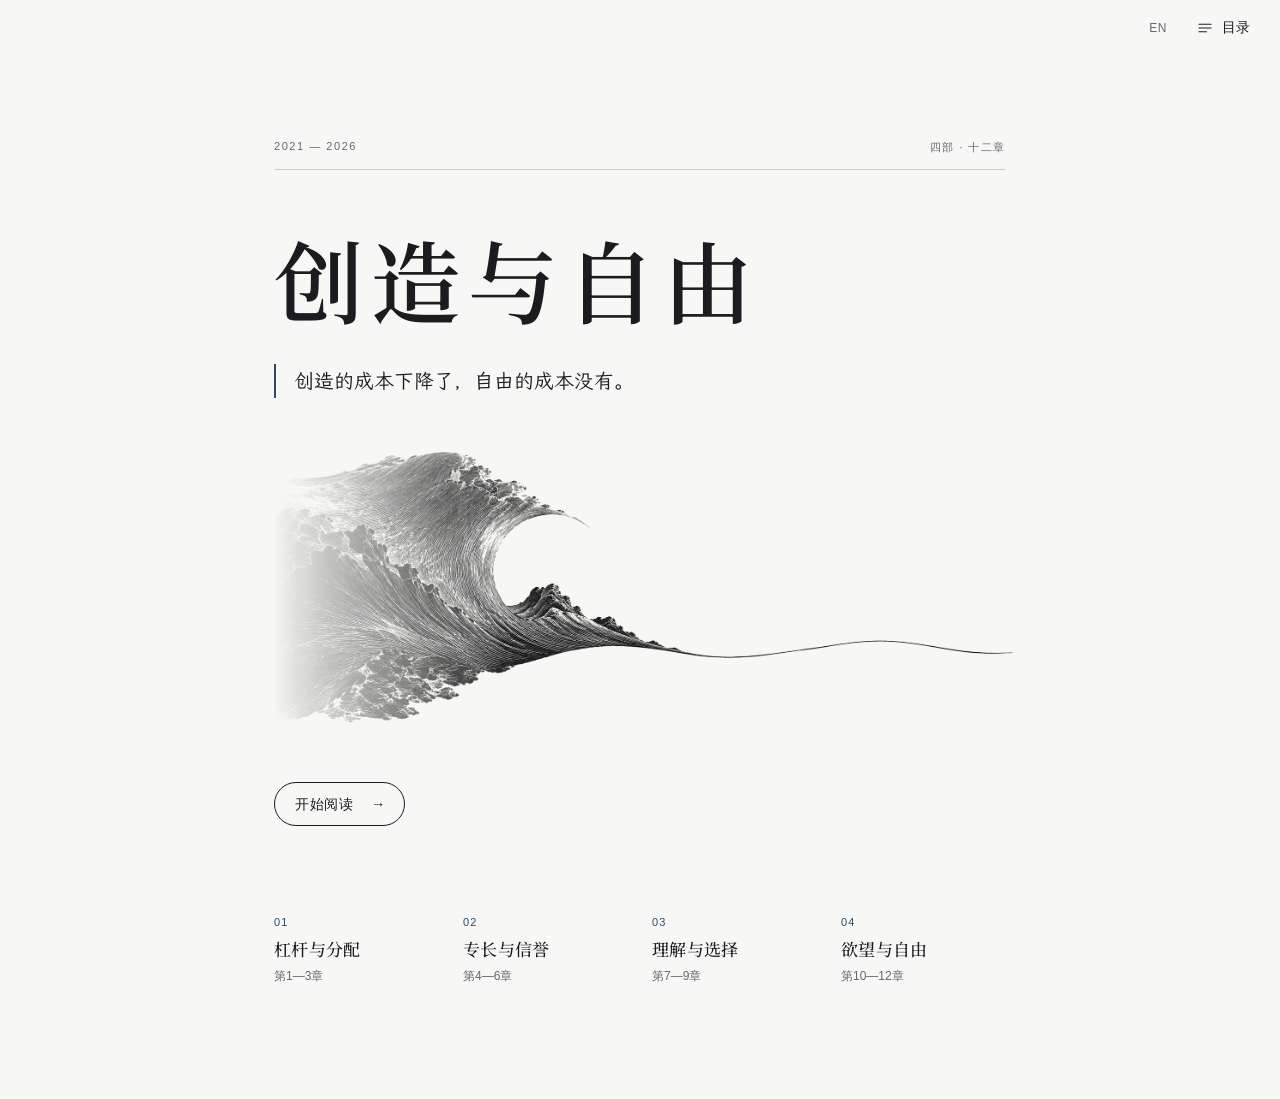
<file: index.html>
<!doctype html>
<html lang="zh-CN" data-font="kai">
<head>
<meta charset="utf-8"><meta name="viewport" content="width=device-width,initial-scale=1,viewport-fit=cover">
<meta name="color-scheme" content="light dark"><meta name="description" content="创造与自由：纳瓦尔思想读本。">
<script>if(/^#c(?:0\d|1[0-4])(?:-b\d{3})?$/.test(location.hash)){document.documentElement.classList.add('reader-starting');document.addEventListener('DOMContentLoaded',()=>{if(!document.documentElement.classList.contains('js'))document.documentElement.classList.remove('reader-starting');},{once:true});}</script>
<title>创造与自由 · 纳瓦尔思想读本</title><link rel="icon" href="data:,"><style>
@font-face{font-family:"Creation Kai";src:url("assets/fonts/reader-kai-v243.woff2") format("woff2");font-style:normal;font-weight:400;font-display:swap}
@font-face{font-family:"Creation Kai";src:url("assets/fonts/reader-kai-light-v245.woff2") format("woff2");font-style:normal;font-weight:300;font-display:swap}
@font-face{font-family:"Creation Kai";src:url("assets/fonts/reader-kai-medium-v245.woff2") format("woff2");font-style:normal;font-weight:500;font-display:swap}
@font-face{font-family:"Creation Song";src:url("assets/fonts/reader-song-v245.woff2") format("woff2");font-style:normal;font-weight:300 600;font-display:swap}
@font-face{font-family:"Creation Serif";src:url("assets/fonts/reader-serif-v245.woff2") format("woff2");font-style:normal;font-weight:300 600;font-display:swap}
@font-face{font-family:"Creation Classic";src:url("assets/fonts/reader-classic-v245.woff2") format("woff2");font-style:normal;font-weight:300 600;font-display:swap}

/* Tokens. One neutral paper, one ink, one ink-indigo accent used sparingly. */
:root{
 --paper:#f7f7f5;--raised:#fff;--ink:#1b1c1f;--secondary:#666870;--line:#e2e3e3;--line-strong:#c9cbcd;--toggle-off:#8a8c92;--panel:#efeff0;
 --accent:#2e4a6b;--accent-soft:rgb(46 74 107 / 8%);--accent-line:rgb(46 74 107 / 30%);--wash:rgb(27 28 31 / 5%);--wash-strong:rgb(27 28 31 / 9%);
 --shadow:0 1px 2px rgb(27 28 31 / 6%),0 10px 32px rgb(27 28 31 / 10%);
 --body-size:18px;--serif:"Creation Song","Songti SC","Noto Serif CJK SC","Source Han Serif SC",SimSun,serif;
 --sans:-apple-system,BlinkMacSystemFont,"PingFang SC","Helvetica Neue","Microsoft YaHei",sans-serif;--kai:"Creation Kai","Kaiti SC","STKaiti","KaiTi",var(--serif);
 --body-font:var(--serif);--body-weight:400;--page-gap:48px;--bar:56px;--ease:cubic-bezier(.2,.7,.2,1);color-scheme:light
}
:root[data-night]{
 --paper:#121315;--raised:#1d1f22;--ink:#dcdde0;--secondary:#9c9fa6;--line:#2b2d31;--line-strong:#43464c;--toggle-off:#73767d;--panel:#18191c;
 --accent:#93abc7;--accent-soft:rgb(147 171 199 / 16%);--accent-line:rgb(147 171 199 / 38%);--wash:rgb(255 255 255 / 6%);--wash-strong:rgb(255 255 255 / 11%);
 --shadow:0 1px 2px rgb(0 0 0 / 30%),0 12px 36px rgb(0 0 0 / 40%);color-scheme:dark
}
:root[data-font=sans]{--body-font:var(--sans)}:root[data-font=kai]{--body-font:var(--kai)}
html[lang=en]{--serif:Charter,"Iowan Old Style",Georgia,"Times New Roman",serif;--kai:Baskerville,"Palatino Linotype",Palatino,Georgia,serif}
:root[data-weight=light]{--body-weight:300}:root[data-weight=heavy]{--body-weight:600}
html[lang=zh-CN][data-font=kai][data-weight=heavy]{--body-weight:500}
html[lang=en][data-font=serif]{--body-font:"Creation Serif",var(--serif)}
html[lang=en][data-font=kai]{--body-font:"Creation Classic",var(--kai)}

/* Base */
*{box-sizing:border-box}html{scroll-padding-top:84px;background:var(--paper)}
body{margin:0;background:var(--paper);color:var(--ink);font-family:var(--serif);-webkit-text-size-adjust:100%;-webkit-font-smoothing:antialiased;text-rendering:optimizeLegibility}
::selection{background:rgb(46 74 107 / 16%)}:root[data-night] ::selection{background:rgb(147 171 199 / 28%)}
a{color:inherit;text-underline-offset:.24em;text-decoration-thickness:1px;text-decoration-color:var(--line-strong)}
a:hover{text-decoration-color:currentColor}
strong{font-weight:600}
button,input,select,output,legend,dialog,.cover-meta,.cover-index,.chapter-part,.chapter-nav,.reading-entry,.menu-button,.muted,.disclaimer,#pager,.topbar{font-family:var(--sans)}
button,input,select{font-size:inherit}
button{cursor:pointer;background:transparent;color:var(--ink);border:0;min-width:44px;min-height:44px;padding:0 12px;border-radius:10px}
button:disabled,#pager button[aria-disabled=true]{opacity:.28;cursor:default}
a,button,input,select,summary{touch-action:manipulation;-webkit-tap-highlight-color:transparent}
a:focus-visible,button:focus-visible,input:focus-visible,select:focus-visible,summary:focus-visible{outline:2px solid var(--accent);outline-offset:3px;border-radius:6px}
#reading:focus,.chapter [tabindex="-1"]:focus{outline:none}
[hidden]{display:none!important}
.visually-hidden{position:absolute;width:1px;height:1px;padding:0;margin:-1px;overflow:hidden;clip-path:inset(50%);white-space:nowrap;border:0}
.skip-link{position:fixed;z-index:9;top:12px;left:16px;background:var(--raised);padding:14px 18px;border-radius:999px;text-decoration:none;font:500 13px/1 var(--sans);transform:translateY(-200%)}.skip-link:focus{transform:none;box-shadow:var(--shadow)}
.reader-starting main{visibility:hidden}

/* Top bar: quiet, translucent, with a hairline of chapter progress. */
.topbar{position:fixed;inset:0 0 auto;z-index:4;height:var(--bar);padding:0 max(16px,env(safe-area-inset-right)) 0 max(20px,env(safe-area-inset-left));display:flex;align-items:center;justify-content:space-between;gap:16px;background:color-mix(in srgb,var(--paper) 86%,transparent);-webkit-backdrop-filter:saturate(1.4) blur(14px);backdrop-filter:saturate(1.4) blur(14px)}
.topbar::after{content:"";position:absolute;inset:auto 0 0;height:1px;background:var(--line);opacity:0;transition:opacity .2s}
body:has(#cover[hidden]) .topbar::after{opacity:1}
.brand{min-height:44px;min-width:0;display:block;font:600 14px/44px var(--serif);letter-spacing:.06em;text-decoration:none;white-space:nowrap;overflow:hidden;text-overflow:ellipsis;transition:opacity .2s}
html[lang=en] .brand{letter-spacing:0;font-weight:400;font-size:15px}
body:has(#cover:not([hidden])) .brand{opacity:0;visibility:hidden}
.top-actions{display:flex;flex-shrink:0;align-items:center;gap:4px;margin-left:auto}
.language-switch{min-width:44px;min-height:44px;flex-shrink:0;display:flex;justify-content:center;align-items:center;padding:0 10px;border-radius:10px;font:500 12px/1 var(--sans);letter-spacing:.04em;white-space:nowrap;text-decoration:none;color:var(--secondary)}
@media(hover:hover){.language-switch:hover{color:var(--ink);background:var(--wash)}}
.menu-button{display:inline-flex;align-items:center;gap:8px;padding:0 14px 0 12px;font-size:14px;font-weight:500}
.menu-button svg{width:18px;height:18px;fill:none;stroke:currentColor;stroke-width:1.6;stroke-linecap:round}
@media(hover:hover){.menu-button:hover{background:var(--wash)}}.menu-button:active{background:var(--wash-strong)}
#read-progress{position:absolute;left:0;bottom:0;height:2px;width:100%;background:var(--accent);transform-origin:0 50%;transform:scaleX(var(--progress,0));z-index:1;transition:transform .25s var(--ease)}
body:has(#cover:not([hidden])) #read-progress{opacity:0}
.js body:has(dialog:modal) .top-actions{visibility:hidden}

/* Cover */
main{max-width:860px;margin:auto;padding:116px 64px 96px}
#cover{max-width:760px;margin:auto;padding-top:24px}
.cover-meta{display:flex;justify-content:space-between;gap:16px;border-bottom:1px solid var(--line-strong);padding-bottom:14px;font-size:11px;font-weight:500;letter-spacing:.14em;text-transform:uppercase;color:var(--secondary);font-variant-numeric:tabular-nums}
.cover-title{padding-top:56px}
.cover-title h1{font-size:clamp(48px,7vw,92px);font-weight:600;line-height:1.18;letter-spacing:.08em;margin:0 0 20px}
html[lang=en] .cover-title h1{letter-spacing:-.015em;line-height:1.04;font-weight:400}
.tagline{margin:32px 0 0;padding-left:18px;border-left:2px solid var(--accent);font:20px/1.7 var(--kai);color:var(--ink);max-width:28em}
html[lang=en] .tagline{font-style:italic}
/* The art's ink spans x 26–1732 and y 121–751 of 1774×887: crop the blank bands and scale so the ink meets both column edges. */
.cover-art{display:block;width:104%;max-width:none;height:auto;aspect-ratio:1774/672;object-fit:cover;margin:48px 0 0 -1.52%;mix-blend-mode:multiply;filter:brightness(1.02) contrast(1.03);-webkit-mask-image:linear-gradient(90deg,transparent 1%,rgb(0 0 0 / 35%) 12%,#000 32%);mask-image:linear-gradient(90deg,transparent 1%,rgb(0 0 0 / 35%) 12%,#000 32%)}
:root[data-night] .cover-art{filter:brightness(1.02) contrast(1.03) invert(1) brightness(.7);mix-blend-mode:screen;opacity:.9}
.cover-actions{display:flex;flex-wrap:wrap;align-items:center;gap:14px 24px;margin-top:48px}
.reading-entry{display:inline-flex;gap:18px;align-items:center;justify-content:space-between;min-height:44px;padding:10px 18px 10px 20px;border:1px solid var(--ink);color:var(--ink);border-radius:999px;font-size:14px;font-weight:500;letter-spacing:.04em;line-height:1.5;text-decoration:none;transition:background-color .2s var(--ease),color .2s var(--ease)}
:root[data-night] .reading-entry{border-color:var(--line-strong)}
.reading-entry span{transition:transform .2s var(--ease)}
@media(hover:hover){.reading-entry:hover{background:var(--ink);color:var(--paper)}:root[data-night] .reading-entry:hover{border-color:var(--ink)}}.reading-entry:hover span{transform:translateX(3px)}
.reading-entry:active{opacity:.85}
.disclaimer{margin:0;font-size:12px;line-height:1.6;color:var(--secondary)}
.cover-index{display:grid;grid-template-columns:repeat(4,minmax(0,1fr));gap:0 24px;margin-top:72px}
.cover-index a{position:relative;display:grid;grid-template-rows:auto 1fr auto;align-content:start;gap:6px;min-height:44px;padding:17px 0 18px;text-decoration:none}
.part-number{font:500 11px/1.4 var(--sans);letter-spacing:.1em;color:var(--accent);font-variant-numeric:tabular-nums}
.part-name{font:500 17px/1.5 var(--serif);letter-spacing:.02em}
.part-range{align-self:end;font-size:12px;color:var(--secondary)}
.part-arrow{position:absolute;right:0;top:17px;width:15px;height:15px;fill:none;stroke:currentColor;stroke-width:1.4;stroke-linecap:round;stroke-linejoin:round;color:var(--secondary);opacity:0;transform:translateX(-2px);transition:opacity .2s,transform .2s var(--ease)}
.cover-index a:hover .part-arrow,.cover-index a:focus-visible .part-arrow{opacity:1;transform:none;color:var(--accent)}
.cover-index a:hover .part-name{text-decoration:underline;text-decoration-color:var(--accent-line);text-underline-offset:.3em}
.cover-toc{margin-top:50px}.js .cover-toc{display:none}

/* Reading column */
#reading-stage{width:min(100%,30em);font-size:var(--body-size);margin:auto}
.chapter{font:var(--body-weight) var(--body-size)/1.9 var(--body-font);overflow-wrap:break-word;line-break:strict;font-kerning:normal;font-synthesis-weight:none}
html[lang=zh-CN] .chapter{text-spacing-trim:trim-start}
html[lang=zh-CN] .cover-title h1{font-feature-settings:"halt"}
html[lang=zh-CN] :is(.chapter,.drawer-body,#note-dialog){text-autospace:normal}
.chapter-header{margin-bottom:2.4em;break-inside:avoid}
.chapter-part{display:flex;flex-direction:column;gap:12px;font-size:12px;letter-spacing:.08em;color:var(--secondary);margin:0 0 14px;line-height:1.5}
.chapter-no{font:400 52px/1 var(--serif);letter-spacing:0;color:var(--accent);font-variant-numeric:lining-nums tabular-nums}
html[lang=en] .chapter-no{font-variant-numeric:oldstyle-nums;font-size:58px}
.chapter h1{font-weight:600;font-size:1.65em;line-height:1.45;letter-spacing:.01em;margin:0;text-wrap:balance}
.row{display:contents}.prose{display:contents}
.prose p{margin:0 0 1.05em;text-align:justify;orphans:2;widows:2;hanging-punctuation:allow-end}
.prose h2{font-size:1.08em;font-weight:600;line-height:1.6;margin:2.1em 0 .8em;break-after:avoid;break-inside:avoid;text-wrap:balance}
.chapter-header+.heading-row h2{margin-top:.4em}
html[lang=en] .chapter{line-height:1.68;line-break:auto;hyphens:auto}
html[lang=en] .chapter h1,html[lang=en] .chapter h2{hyphens:none;letter-spacing:-.005em}
html[lang=en] .chapter h1{font-weight:600;line-height:1.25}
html[lang=en] :is(.chapter-part,.toc-group h2){letter-spacing:.01em;text-transform:none}
html[lang=en] .cover-meta{letter-spacing:.07em}

/* Editor's notes carry the counterpoints; a ruled margin sets them apart. */
.limit-row h2,.limit-row p{border-left:2px solid var(--accent-line);padding-left:1.1em}
.limit-row h2{margin-bottom:0;padding-bottom:.8em}
.limit-row p{margin-bottom:0;padding-bottom:1.05em}
.limit-tag{display:inline-block;margin-right:.7em;padding:.35em .55em;border-radius:5px;background:var(--accent-soft);color:var(--accent);font:600 .62em/1 var(--sans);letter-spacing:.1em;vertical-align:.18em;text-transform:uppercase}

.chapter-nav{display:grid;grid-template-columns:1fr 1fr;gap:16px;margin-top:3em;font-size:13px;line-height:1.55;break-inside:avoid}
.chapter-nav a{display:block;padding:14px 16px;border:1px solid var(--line);border-radius:12px;text-decoration:none;transition:border-color .2s,background .2s}
@media(hover:hover){.chapter-nav a:hover{border-color:var(--line-strong);background:var(--wash)}}
.chapter-nav a:last-child{grid-column:2;text-align:right}
.chapter-nav-label{display:block;font-size:11px;letter-spacing:.06em;color:var(--secondary);margin-bottom:4px}
.book-end{display:flex;flex-direction:column;align-items:center;break-inside:avoid;text-align:center;padding:5em 0 3em;color:var(--secondary);font:15px/1.5 var(--serif)}
html[lang=en] .book-end span{letter-spacing:.3em;padding-left:.3em}
.book-end i{display:block;width:6px;height:6px;margin:24px 0 0;border-radius:50%;background:var(--accent)}

/* Note markers */
.paragraph-note{position:relative;display:inline-flex;align-items:center;justify-content:center;vertical-align:baseline;top:-.5em;width:18px;min-width:18px;height:18px;padding:0;margin-left:3px;border-radius:50%;font:600 9.5px/1 var(--sans);font-variant-numeric:tabular-nums;color:var(--accent);background:var(--accent-soft);text-decoration:none;white-space:nowrap;transition:background .15s,color .15s}
.paragraph-note::after{content:"";position:absolute;inset:-13px}
.note-anchor{display:inline-block;white-space:nowrap}
html[lang=zh-CN] .paragraph-note{margin-left:1px}
@media(hover:hover) and (pointer:fine){.paragraph-note:hover{color:var(--raised);background:var(--accent)}}
.paragraph-note:focus-visible{outline:none;box-shadow:none;border-radius:50%;color:var(--accent);background:var(--accent-line)}
.paragraph-note[aria-expanded=true]{color:var(--raised);background:var(--accent)}
.js .notes-hidden .paragraph-note{visibility:hidden;pointer-events:none}
.annotation-bank{border-top:1px solid var(--line);margin-top:50px}.annotation-bank article{padding:20px 0}.js .annotation-bank{display:none}

/* Paged mode. reader.js assumes the 48px column gap.
   Keep the reading surface and controls in one document container: iOS 26
   can displace independent fixed layers when its browser bars change. */
.js:has(body.is-paged){overflow:hidden;overscroll-behavior:none}
.js body.is-paged{position:relative;height:100dvh;overflow:clip}
.js body.is-paged .topbar{position:absolute}
.js body.is-paged main{max-width:none;padding:0}
.js body.is-paged #reading-stage{position:absolute;top:max(84px,calc(env(safe-area-inset-top) + 64px));left:50%;transform:translateX(-50%);width:min(30em,calc(100vw - 64px));height:calc(100dvh - 164px - env(safe-area-inset-bottom));overflow:clip;touch-action:pan-y pinch-zoom}
.js body.is-paged .chapter{height:100%;width:100%;column-width:var(--page-width);column-gap:var(--page-gap);column-fill:auto;transform:translateX(var(--page-shift,0px))}
.js body.is-paged .prose p{hanging-punctuation:none}
.js body.is-paged .chapter-nav{display:none}
.js body.is-paged .chapter-header{margin-bottom:1.9em}
#pager{position:fixed;bottom:max(14px,env(safe-area-inset-bottom));left:50%;transform:translateX(-50%);width:min(30em,calc(100vw - 40px));font-size:var(--body-size);display:flex;justify-content:space-between;align-items:center;color:var(--secondary);z-index:3}
.js body.is-paged #pager{position:absolute}
#pager button{color:var(--secondary);border-radius:50%;width:44px;padding:0;display:grid;place-items:center;transition:background .15s,color .15s}
@media(hover:hover){#pager button:hover:not([aria-disabled=true]){color:var(--ink);background:var(--wash)}}
#pager svg{display:block;width:20px;height:20px;fill:none;stroke:currentColor;stroke-width:1.5;stroke-linecap:round;stroke-linejoin:round}
#page-status{font:500 11px/1 var(--sans);letter-spacing:.08em;font-variant-numeric:tabular-nums;padding:7px 12px;border-radius:999px;background:var(--wash)}

/* Dialogs */
dialog{color:var(--ink);background:var(--raised);border:1px solid var(--line);padding:28px;width:min(500px,calc(100vw - 48px));max-height:calc(100dvh - 64px);overflow:auto;overscroll-behavior:contain}
dialog::backdrop{background:rgb(16 18 22 / 26%);-webkit-backdrop-filter:blur(2px);backdrop-filter:blur(2px)}
body:has(dialog:modal){overflow:hidden}
.dialog-header{display:flex;align-items:center;justify-content:space-between;gap:16px;margin-bottom:24px}
dialog h2{font-size:17px;font-weight:600;line-height:1.5;margin:0}
.close-button,.pin-contents,.settings-shortcut{display:grid;place-items:center;flex:0 0 44px;width:44px;height:44px;min-width:44px;padding:0;margin:0;color:var(--secondary)}
.close-button svg,.pin-contents svg,.settings-shortcut svg{display:block;width:20px;height:20px;fill:none;stroke:currentColor;stroke-width:1.5;stroke-linecap:round;stroke-linejoin:round}
.close-button:hover,.settings-shortcut:hover,.pin-contents:hover,.pin-contents[aria-pressed=true]{color:var(--ink)}
@media(hover:hover){.close-button:hover,.settings-shortcut:hover,.pin-contents:hover{background:var(--wash)}}
.close-button:active,.settings-shortcut:active,.pin-contents:active{background:var(--wash-strong)}
.close-button:focus-visible,.settings-shortcut:focus-visible,.pin-contents:focus-visible{outline:none;box-shadow:none;color:var(--accent);background:var(--accent-soft)}
.pin-contents[aria-pressed=true] svg path:first-child{fill:currentColor}.pin-contents[aria-pressed=false] svg{transform:rotate(35deg)}
.settings-shortcut circle{fill:var(--panel)}
.settings-shortcut{border-radius:50%}
.contents-actions{display:flex;align-items:center;flex-shrink:0;gap:2px}

/* Contents drawer */
#contents{margin:0 auto 0 0;width:360px;max-width:calc(100% - 28px);height:100dvh;max-height:100dvh;padding:0;border:0;border-right:1px solid var(--line);background:var(--panel);overflow:hidden;box-shadow:var(--shadow)}
#contents .dialog-header{padding:max(10px,env(safe-area-inset-top)) 12px 10px 24px;min-height:var(--bar);margin:0;border-bottom:1px solid var(--line);background:var(--panel)}
#contents[open]{display:grid;grid-template-rows:auto minmax(0,1fr)}
.drawer-body{padding:12px 24px max(28px,env(safe-area-inset-bottom));min-height:0;overflow:auto;overscroll-behavior:contain}
.drawer-section>summary{list-style:none;display:flex;align-items:center;justify-content:space-between;min-height:48px;cursor:pointer;font-size:14px;font-weight:500}
.drawer-section>summary::-webkit-details-marker{display:none}
.drawer-section>summary::after{content:"";width:7px;height:7px;margin-right:4px;border-right:1.5px solid var(--secondary);border-bottom:1.5px solid var(--secondary);transform:translateY(-2px) rotate(45deg);transition:transform .2s var(--ease)}
.drawer-section[open]>summary::after{transform:translateY(2px) rotate(-135deg)}
#search-panel,#marks-panel,.settings-panel{border-bottom:1px solid var(--line)}

.search-form{font-size:14px;margin:0 0 16px}
.search-field{position:relative;border:1px solid var(--line);border-radius:12px;background:var(--raised);transition:border-color .15s,box-shadow .15s}
.search-field::before{content:"";position:absolute;left:12px;top:50%;width:16px;height:16px;margin-top:-8px;background:var(--secondary);-webkit-mask:url("data:image/svg+xml,%3Csvg xmlns='http://www.w3.org/2000/svg' viewBox='0 0 24 24' fill='none' stroke='black' stroke-width='2' stroke-linecap='round'%3E%3Ccircle cx='11' cy='11' r='7'/%3E%3Cpath d='m20 20-3.5-3.5'/%3E%3C/svg%3E") center/contain no-repeat;mask:url("data:image/svg+xml,%3Csvg xmlns='http://www.w3.org/2000/svg' viewBox='0 0 24 24' fill='none' stroke='black' stroke-width='2' stroke-linecap='round'%3E%3Ccircle cx='11' cy='11' r='7'/%3E%3Cpath d='m20 20-3.5-3.5'/%3E%3C/svg%3E") center/contain no-repeat}
.search-field:focus-within{border-color:var(--accent);box-shadow:0 0 0 3px var(--accent-soft)}
input[type=search]{display:block;width:100%;min-height:44px;border:0;color:var(--ink);background:transparent;border-radius:12px;padding:8px 12px 8px 36px;font-size:16px;outline:none}
input[type=search]:focus-visible{outline:none}
input::placeholder{color:var(--secondary);opacity:1}
input[type=search]{padding-right:36px}input[type=search]::-webkit-search-cancel-button{-webkit-appearance:none;width:18px;height:18px;margin-right:-24px;background:var(--secondary);cursor:pointer;-webkit-mask:url("data:image/svg+xml,%3Csvg xmlns='http://www.w3.org/2000/svg' viewBox='0 0 24 24' fill='none' stroke='black' stroke-width='2' stroke-linecap='round'%3E%3Cpath d='m7 7 10 10M17 7 7 17'/%3E%3C/svg%3E") center/contain no-repeat}
#search-count{margin:10px 2px 0}#search-count:empty{display:none}
.muted{font-size:12px;color:var(--secondary)}
#search-results{margin:0 0 25px}
.search-result{display:block;margin:0 -12px 2px;padding:10px 12px;border-radius:10px;text-decoration:none}
@media(hover:hover){.search-result:hover{background:var(--wash)}}
.search-chapter{margin:18px 0 4px;font:500 12px/1.5 var(--sans);color:var(--secondary)}.search-chapter:first-child{margin-top:4px}
.search-result span{display:block;font:14px/1.75 var(--serif)}
mark{background:var(--accent-soft);color:var(--accent);border-radius:3px;padding:0 1px}

.toc-cover{display:inline-flex;align-items:center;gap:6px;min-height:44px;font-size:12px;margin:0 0 14px;text-decoration:none;color:var(--secondary)}
.toc-cover::before{content:"←"}.toc-cover:hover{color:var(--ink)}
.book-toc{display:grid;gap:22px}
.toc-group h2{font:500 12px/1.6 var(--sans);color:var(--secondary);margin:0 0 4px;letter-spacing:.08em}
.toc-group a{position:relative;display:block;text-decoration:none;line-height:1.55;padding:10px 26px 10px 0;font-size:14px;min-height:44px;transition:color .15s}
.toc-group a:has(.toc-number){display:grid;grid-template-columns:24px minmax(0,1fr);column-gap:10px}
.toc-number{font-size:12px;color:var(--secondary);padding-top:3px;font-variant-numeric:tabular-nums}
.toc-group a:hover .toc-title,.toc-group a:not(:has(.toc-number)):hover{text-decoration:underline;text-decoration-color:var(--line-strong)}
.toc-group a[aria-current=page]{font-weight:600}
.toc-group a[aria-current=page]::before{content:"";position:absolute;left:-24px;top:10px;bottom:10px;width:3px;border-radius:0 3px 3px 0;background:var(--accent)}
.toc-group a[aria-current=page] .toc-number{color:var(--accent)}
.last-position{position:absolute;right:0;top:14px;display:flex;width:16px;height:16px;color:var(--accent)}
.toc-group a[aria-current=page] .last-position{display:none}.last-position svg{display:block;width:100%;height:100%;fill:none;stroke:currentColor;stroke-width:1.5;stroke-linejoin:round}

/* Settings */
.settings-panel{margin-bottom:8px}
.reading-options{border:0;padding:0 0 12px;margin:0;display:flex;flex-direction:column;gap:6px;font-size:14px}
.reading-options>label{display:flex;align-items:center;gap:8px;min-height:44px;cursor:pointer}
.reading-options>label:has(input[type=checkbox]){flex-direction:row-reverse;justify-content:space-between}
.choice-row{border:0;padding:0;margin:0;width:100%;min-width:0;display:grid;grid-template-columns:44px minmax(0,1fr);gap:12px;align-items:center}
html[lang=en] .choice-row{grid-template-columns:64px minmax(0,1fr)}
.choice-label{font:13px/44px var(--sans);padding:0;white-space:nowrap}
.choice-options{display:flex;gap:2px;padding:3px;border-radius:11px;background:var(--wash);min-width:0}
.reading-options .choice-options label{position:relative;display:block;flex:1;min-height:40px;min-width:0;margin:0;cursor:pointer}
.choice-options input{position:absolute;width:1px;height:1px;opacity:0;inset:50% auto auto 50%}
.choice-options span{display:flex;justify-content:center;align-items:center;min-height:40px;padding:0 8px;border-radius:8px;font-size:13px;white-space:nowrap;color:color-mix(in srgb,var(--secondary) 75%,var(--ink));transition:background .15s,color .15s,box-shadow .15s}
.choice-options label:hover span{color:var(--ink)}
.choice-options input:checked+span{color:var(--ink);background:var(--raised);box-shadow:0 1px 2px rgb(0 0 0 / 8%),0 1px 6px rgb(0 0 0 / 5%);font-weight:500}
.choice-options input:focus-visible+span{outline:2px solid var(--accent);outline-offset:1px}
.choice-options .font-serif span{font-family:var(--serif);font-size:15px}.choice-options .font-sans span{font-family:var(--sans)}.choice-options .font-kai span{font-family:var(--kai);font-size:15px}
.font-control{display:grid!important;grid-template-columns:44px 24px minmax(0,1fr);gap:0 12px;margin-top:2px}
html[lang=en] .font-control{grid-template-columns:64px 24px minmax(0,1fr)}
.font-control output{order:2;font-variant-numeric:tabular-nums;color:var(--secondary)}
.font-control input{order:3;width:100%;min-width:70px;accent-color:var(--accent)}
input[type=checkbox]{accent-color:var(--accent);width:17px;height:17px}
.reading-options input[type=checkbox]{appearance:none;-webkit-appearance:none;flex:0 0 auto;position:relative;width:40px;height:24px;margin:0;border-radius:12px;background:var(--toggle-off);cursor:pointer;transition:background .2s var(--ease)}
.reading-options input[type=checkbox]::before{content:"";position:absolute;top:2px;left:2px;width:20px;height:20px;border-radius:50%;background:#fff;box-shadow:0 1px 3px rgb(0 0 0 / 25%);transition:transform .2s var(--ease)}
.reading-options input[type=checkbox]:checked{background:var(--accent)}
.reading-options input[type=checkbox]:checked::before{transform:translateX(16px)}
:root[data-night] .reading-options input[type=checkbox]::before{background:var(--ink)}:root[data-night] .reading-options input[type=checkbox]:checked::before{background:var(--paper)}
.mark-help{line-height:1.7;margin:2px 0 14px}
.downloads{display:flex;flex-wrap:wrap;align-items:center;gap:4px 20px;font-size:12px;margin:14px 0 0}
.downloads a{display:inline-flex;align-items:center;justify-content:center;min-height:44px;min-width:44px;font-weight:500}
.downloads .muted{flex-basis:100%;margin-top:-6px;font-size:11px}

/* Marks list */
#marks-count{margin-left:6px;font-variant-numeric:tabular-nums;color:var(--accent)}
.mark-group{margin:8px 0 22px}.mark-group h3{font:500 12px/1.6 var(--sans);color:var(--secondary);margin:0 0 4px}
.mark-entry{display:block;width:100%;text-align:left;min-height:44px;padding:12px 0;border-radius:0;border-bottom:1px solid var(--line);font:14px/1.7 var(--serif);overflow-wrap:anywhere}
.mark-entry:last-child{border-bottom:0}.mark-entry small{display:block;font:11px/1.5 var(--sans);color:var(--secondary);margin-bottom:4px}.mark-entry:hover:not(:disabled){text-decoration:underline;text-underline-offset:.2em;text-decoration-color:var(--line-strong)}
.mark-entry:disabled{opacity:1;color:var(--secondary)}
.mark-backup{display:flex;flex-wrap:wrap;gap:4px 16px}.mark-backup button{font-size:12px;padding:0;text-decoration:underline;text-underline-offset:.25em;text-decoration-color:var(--line-strong);border-radius:4px}
.marks-hint,#marks-message{line-height:1.7;margin:4px 0 16px}

/* Personal marks keep the type metrics and the book's inline structure. */
.reader-mark{background:transparent;color:inherit;text-decoration:none;font:inherit;padding:0;border-radius:2px;box-decoration-break:clone;-webkit-box-decoration-break:clone}
.reader-mark[data-flags="1"],.reader-mark[data-flags="3"]{background:#f6e3a1}
.reader-mark[data-flags="2"],.reader-mark[data-flags="3"]{text-decoration:underline;text-decoration-color:var(--accent);text-decoration-thickness:1.5px;text-underline-offset:.22em}
:root[data-night] .reader-mark[data-flags="1"],:root[data-night] .reader-mark[data-flags="3"]{background:#574a22}
#mark-toolbar{position:fixed;z-index:6;max-width:calc(100vw - 24px);background:var(--ink);color:var(--paper);border-radius:14px;box-shadow:var(--shadow);padding:4px;font:13px/1.5 var(--sans)}
:root[data-night] #mark-toolbar{background:#1f2124;color:var(--ink);border:1px solid var(--line-strong)}
.mark-actions{display:flex;align-items:center;gap:2px}
.mark-actions button{min-height:44px;padding:0 13px;border-radius:10px;white-space:nowrap;color:inherit;font-weight:500}
@media(hover:hover){.mark-actions button:hover:not(:disabled){background:rgb(128 128 128 / 22%)}}
.mark-actions button[aria-pressed=true]{background:rgb(128 128 128 / 26%);box-shadow:inset 0 -2px var(--accent)}
.mark-actions button:focus-visible{outline:2px solid var(--accent);outline-offset:-2px}
.mark-actions button:disabled{opacity:.4}
#close-marks{display:grid;place-items:center;min-width:44px;padding:0;opacity:.7}
#close-marks svg{width:16px;height:16px;fill:none;stroke:currentColor;stroke-width:1.6;stroke-linecap:round}
#mark-feedback{max-width:260px;margin:2px 10px 6px;font-size:12px;opacity:.75}
#undo-mark{display:block;width:100%;border-top:1px solid rgb(128 128 128 / 30%);margin-top:4px;font-size:12px;color:inherit;opacity:.8;border-radius:0 0 10px 10px}

/* Notes float beside their passage and point back to it. */
#note-dialog{position:fixed;inset:auto;margin:0;padding:0;max-width:none;max-height:none;overflow:visible;z-index:8;background:var(--raised);border:1px solid var(--line);border-radius:14px;box-shadow:var(--shadow)}
#note-dialog .note-scroll{max-height:var(--note-max-height,70dvh);padding:20px 22px 22px;overflow:auto;overscroll-behavior:contain;border-radius:inherit}
:root[data-night] #note-dialog{background:#1f2124;border-color:var(--line-strong)}
:root[data-night] #note-dialog::before{border-color:var(--line-strong)!important}
#note-dialog::before{content:"";position:absolute;left:var(--note-arrow-x,50%);width:12px;height:12px;background:inherit;transform:translateX(-50%) rotate(45deg);pointer-events:none}
#note-dialog[data-side=below]::before{top:-7px;border-left:1px solid var(--line);border-top:1px solid var(--line)}
#note-dialog[data-side=above]::before{bottom:-7px;border-right:1px solid var(--line);border-bottom:1px solid var(--line)}
#note-dialog .dialog-header{margin:0 0 12px;align-items:flex-start}
#note-dialog .close-button{margin:-8px -10px 0 0}
.note-kind-label{font:600 10px/1.4 var(--sans);letter-spacing:.12em;text-transform:uppercase;color:var(--accent);margin:0 0 6px}
#note-dialog h2{font:600 16px/1.5 var(--sans)}
#note-dialog-content{font:var(--body-weight) max(16px,calc(var(--body-size) - 2px))/1.8 var(--body-font);font-synthesis-weight:none}
html[lang=en] #note-dialog-content{line-height:1.65}
.note-copy>p{margin:0 0 16px}
.note-links{border-top:1px solid var(--line);padding-top:14px;display:grid;gap:14px;font:13px/1.55 var(--sans)}
.note-links a{display:inline-block;overflow-wrap:anywhere;font-weight:500}
.note-source{font-size:11px;color:var(--secondary);margin-top:2px}
@media(any-pointer:coarse){.note-links a{display:flex;align-items:center;min-height:44px;padding:4px 0}}
@media(prefers-reduced-motion:no-preference){
 #note-dialog[open]{animation:pop .16s var(--ease)}
 #contents[open]{animation:slide-in .22s var(--ease)}
 @keyframes pop{from{opacity:0;transform:translateY(4px) scale(.985)}to{opacity:1;transform:none}}
 @keyframes slide-in{from{opacity:0;transform:translateX(-16px)}to{opacity:1;transform:none}}
 .js .chapter:not([hidden]) .chapter-header{animation:rise .28s var(--ease)}
 @keyframes rise{from{opacity:0;transform:translateY(4px)}to{opacity:1;transform:none}}
}
@media(prefers-reduced-motion:reduce){*,*::before,*::after{transition:none!important;animation:none!important}}
#tap-help{margin-top:2px}@media(min-width:701px){#tap-help{display:none}}

/* A pinned contents panel is a reading companion with its own scroll area. */
@media(min-width:1024px){
 .has-pinned-contents{--contents-width:320px}
 .has-pinned-contents #contents{position:fixed;inset:0 auto 0 0;width:var(--contents-width);z-index:5;animation:none;box-shadow:none}
 .has-pinned-contents .topbar{left:var(--contents-width)}
 .has-pinned-contents main{max-width:none;margin-left:var(--contents-width);margin-right:0;padding-inline:32px}
 .js .has-pinned-contents.is-paged #reading-stage{left:calc(50% + var(--contents-width)/2);width:min(30em,calc(100vw - var(--contents-width) - 64px))}
 .has-pinned-contents #pager{left:calc(50% + var(--contents-width)/2);width:min(30em,calc(100vw - var(--contents-width) - 40px))}
}

/* Phone */
@media(max-width:700px){
 :root{--bar:52px}
 main{padding:88px 24px 64px}
 .topbar{padding-left:max(16px,env(safe-area-inset-left));padding-right:max(8px,env(safe-area-inset-right))}
 .menu-button{padding:0 12px 0 10px}
 #cover{padding-top:8px}
 .cover-meta{font-size:10px;letter-spacing:.12em}
 .cover-title{padding-top:40px}.cover-title h1{font-size:50px;letter-spacing:.06em}
 html[lang=en] .cover-title h1{font-size:46px}
 .tagline{margin-top:24px;font-size:17px}
 .cover-art{margin-top:32px}
 .cover-actions{margin-top:32px;gap:12px}
 .reading-entry{width:100%;min-height:52px}
 .disclaimer{width:100%}
 .cover-index{grid-template-columns:1fr 1fr;gap:0 18px;margin-top:40px}
 .cover-index a{padding:14px 0 16px}.part-arrow{top:14px}.part-name{font-size:16px}
 .chapter h1{font-size:1.5em}.chapter-no{font-size:44px}html[lang=en] .chapter-no{font-size:48px}
 .chapter-part{gap:10px;font-size:11px}
 .js body.is-paged #reading-stage{top:max(72px,calc(env(safe-area-inset-top) + 60px));width:calc(100vw - 48px);height:calc(100dvh - 144px - env(safe-area-inset-bottom))}
 .chapter-nav{grid-template-columns:1fr;gap:10px}.chapter-nav a:last-child{grid-column:auto}
 html[lang=en] .prose p{text-align:left;hyphens:none}
 /* Narrow zh columns can't absorb kinsoku runs like “不”， without visible letter gaps. */
 html[lang=zh-CN] .prose p{text-align:left}
 #note-dialog{border-radius:16px}#note-dialog .note-scroll{padding:18px 20px 20px}
 .note-links a{display:flex;align-items:center;min-height:44px;padding:4px 0}
 .paragraph-note{font-size:10px}
 .mark-actions button{padding-inline:11px}
}
@media(max-width:350px){main{padding-inline:20px}.cover-title h1{font-size:40px}.cover-index{gap:0 14px}.part-name{font-size:15px}.js body.is-paged #reading-stage{width:calc(100vw - 40px)}}
@media(max-height:480px){:root{--bar:48px}.js body.is-paged #reading-stage{top:58px;height:calc(100dvh - 116px)}#pager{bottom:4px}}

/* Accessibility modes */
@media(forced-colors:active){
 .reading-options input[type=checkbox]{appearance:auto;-webkit-appearance:auto;width:20px;height:20px}
 .reading-options input[type=checkbox]::before{display:none}
 .choice-options input:checked+span{outline:2px solid Highlight}
 .limit-row h2,.limit-row p{border-left-color:CanvasText}
 .close-button:focus-visible,.settings-shortcut:focus-visible,.pin-contents:focus-visible{outline:2px solid Highlight;outline-offset:-4px}
 #note-dialog{border-color:CanvasText;box-shadow:none}#note-dialog::before{border-color:CanvasText}
 .paragraph-note:focus-visible,.paragraph-note[aria-expanded=true]{outline:2px solid Highlight;outline-offset:3px}
 #read-progress{background:Highlight}
 .topbar{backdrop-filter:none;-webkit-backdrop-filter:none;background:Canvas}
}

@media print{
 @page{size:A5;margin:18mm 15mm}
 html{background:#fff;overflow:visible!important}
 body{--paper:#fff;--ink:#222;--secondary:#666;--line:#ccc;--accent:#2e4a6b;--body-size:11pt;position:static!important;height:auto!important;overflow:visible!important}
 .topbar,.skip-link,dialog,.chapter-nav,.paragraph-note,.annotation-bank,.cover-actions,.cover-index,.cover-toc,#pager,#mark-toolbar,#mark-status,.last-position{display:none!important}
 main,.has-pinned-contents main{padding:0!important;margin:0!important;max-width:none!important}
 #reading-stage{position:static!important;transform:none!important;width:100%!important;height:auto!important;overflow:visible!important}
 .chapter,#cover{display:block!important;break-before:page;transform:none!important;columns:auto!important;width:auto!important;height:auto!important}
 .chapter{font-size:11pt;line-height:1.8}.chapter h2{break-after:avoid}
 .limit-row p{orphans:3;widows:3;break-inside:avoid}
 #c13 .chapter-header{margin-bottom:1.4em}
 #c13 .limit-row p{padding-bottom:.7em}
 .cover-title{padding-top:18mm}.cover-meta{margin-top:15mm}
 .cover-art{width:100%;height:auto;aspect-ratio:auto;object-fit:contain;margin:14mm 0 0;max-height:70mm;filter:none!important;mix-blend-mode:normal!important;-webkit-mask-image:none!important;mask-image:none!important}
 .reader-mark{background:transparent!important;text-decoration:none!important}
 .chapter-header{animation:none!important}
}
</style>
</head>
<body class="notes-hidden">
<a class="skip-link" href="#reading">跳到正文</a>
<header class="topbar"><a class="brand" href="#cover">创造与自由</a><div class="top-actions"><a id="language-switch" class="language-switch" href="en/index.html" lang="en" hreflang="en" aria-label="切换语言">EN</a><button id="menu-button" class="menu-button" aria-haspopup="dialog" aria-controls="contents" aria-expanded="false" hidden><svg viewBox="0 0 24 24" aria-hidden="true"><path d="M4 7h16M4 12h16M4 17h10"/></svg><span>目录</span></button></div><div id="read-progress" aria-hidden="true"></div></header>
<main id="reading" tabindex="-1">
<section id="cover" aria-labelledby="book-title">
<div class="cover-meta"><span>2021 — 2026</span><span>四部 · 十二章</span></div>
<header class="cover-title"><h1 id="book-title">创造与自由</h1><p class="tagline">创造的成本下降了，自由的成本没有。</p></header>
<div class="cover-artwork"><img class="cover-art" data-src="assets/cover-art.webp" width="1774" height="887" alt="" fetchpriority="high" decoding="async"><noscript><style>.cover-art[data-src]{display:none}</style><img class="cover-art" src="assets/cover-art.webp" width="1774" height="887" alt="" decoding="async"></noscript></div>
<div class="cover-actions"><a id="reading-entry" class="reading-entry" href="#c00">开始阅读 <span aria-hidden="true">→</span></a></div>
<nav class="cover-index" aria-label="四部"><a href="#c01"><span class="part-number">01</span><span class="part-name">杠杆与分配</span><span class="part-range">第1—3章</span><svg class="part-arrow" viewBox="0 0 24 24" aria-hidden="true"><path d="m9 6 6 6-6 6"/></svg></a><a href="#c04"><span class="part-number">02</span><span class="part-name">专长与信誉</span><span class="part-range">第4—6章</span><svg class="part-arrow" viewBox="0 0 24 24" aria-hidden="true"><path d="m9 6 6 6-6 6"/></svg></a><a href="#c07"><span class="part-number">03</span><span class="part-name">理解与选择</span><span class="part-range">第7—9章</span><svg class="part-arrow" viewBox="0 0 24 24" aria-hidden="true"><path d="m9 6 6 6-6 6"/></svg></a><a href="#c10"><span class="part-number">04</span><span class="part-name">欲望与自由</span><span class="part-range">第10—12章</span><svg class="part-arrow" viewBox="0 0 24 24" aria-hidden="true"><path d="m9 6 6 6-6 6"/></svg></a></nav>
<nav class="book-toc cover-toc" aria-label="全书目录"><div class="toc-group"><h2>卷首</h2><a href="#c00">写在前面</a></div><div class="toc-group"><h2>第1部 · 杠杆与分配</h2><a href="#c01"><span class="toc-number">01</span><span class="toc-title">知道自己要什么</span></a><a href="#c02"><span class="toc-number">02</span><span class="toc-title">省下的时间归谁</span></a><a href="#c03"><span class="toc-number">03</span><span class="toc-title">代码便宜以后，谁拥有价值</span></a></div><div class="toc-group"><h2>第2部 · 专长与信誉</h2><a href="#c04"><span class="toc-number">04</span><span class="toc-title">一万次迭代，而非一万小时</span></a><a href="#c05"><span class="toc-number">05</span><span class="toc-title">当工具总说“你说得对”</span></a><a href="#c06"><span class="toc-number">06</span><span class="toc-title">信誉是愿意放弃一次成交</span></a></div><div class="toc-group"><h2>第3部 · 理解与选择</h2><a href="#c07"><span class="toc-number">07</span><span class="toc-title">好产品难以随意改动</span></a><a href="#c08"><span class="toc-number">08</span><span class="toc-title">从百分之二十读到百分之三十一</span></a><a href="#c09"><span class="toc-number">09</span><span class="toc-title">最小的团队，最高的信任</span></a></div><div class="toc-group"><h2>第4部 · 欲望与自由</h2><a href="#c10"><span class="toc-number">10</span><span class="toc-title">欲望是一份不快乐的契约</span></a><a href="#c11"><span class="toc-number">11</span><span class="toc-title">创造欲与幸福能否同时存在</span></a><a href="#c12"><span class="toc-number">12</span><span class="toc-title">把钱留在桌上</span></a></div><div class="toc-group"><h2>书后</h2><a href="#c13">结语</a><a href="#c14">材料说明</a></div></nav>
</section>
<div id="reading-stage"><section class="chapter" id="c00" data-id="00" aria-labelledby="c00-b000"><header class="chapter-header"><p class="chapter-part"><span class="chapter-part-name">卷首</span></p><h1 id="c00-b000" data-prose="c00-b000" tabindex="-1">写在前面</h1></header><div class="row"><div class="prose"><p id="c00-b001" data-prose="c00-b001" tabindex="-1">我们在做一件非常难的事，所以公司就叫Impossible。和一支很棒的团队重新开始做东西，让我兴奋：一切从最底层开始，很纯粹，永远是第一天。</p></div></div><div class="row"><div class="prose"><p id="c00-b002" data-prose="c00-b002" tabindex="-1">我大概是不满足于只做投资人。我也绝不想当哲学家、媒体人或者评论员。话说得太多、事做得太少的人，没有碰到过现实，没有挨过自由市场、物理和自然那种严酷的反馈，时间一长，剩下的只有扶手椅上的哲学。你大概也注意到了，我最近发的推文实际多了，更脚踏实<span class="note-anchor">地。<a class="paragraph-note" href="#n40" data-note="n40" aria-haspopup="dialog" aria-controls="note-dialog" aria-expanded="false" aria-label="查看批注1: 永远是第一天">1</a></span></p></div></div><div class="row"><div class="prose"><p id="c00-b003" data-prose="c00-b003" tabindex="-1">差不多同一时间，我又开始写代码了。</p></div></div><div class="row heading-row limit-row"><div class="prose"><h2 id="c00-b004" data-prose="c00-b004" tabindex="-1"><span class="limit-tag">编者按<span class="visually-hidden">：</span></span>关于这本书</h2></div></div><div class="row limit-row"><div class="prose"><p id="c00-b005" data-prose="c00-b005" tabindex="-1">《创造与自由》是一部独立编写的中文读本，依据纳瓦尔2021—2026年的公开谈话与短推整理，未经他本人授权或审阅。</p></div></div><div class="row limit-row"><div class="prose"><p id="c00-b006" data-prose="c00-b006" tabindex="-1">正文以纳瓦尔的第一人称写成。其中“我”说的话，都出自他公开说过的内容，由编者翻译、删节并重新编排，出处与背景见批注。Nivi、Deutsch、马斯克等人的观点保留各自的归属。</p></div></div><div class="row limit-row"><div class="prose"><p id="c00-b007" data-prose="c00-b007" tabindex="-1">每章末尾的“编者按”是编者的话：补充条件，提出保留或反驳，不代表纳瓦尔的观点。</p></div></div><div class="row limit-row"><div class="prose"><p id="c00-b008" data-prose="c00-b008" tabindex="-1">全书只追问一个问题：做东西变得越来越容易，人会因此更自由吗？第一部讨论制作门槛下降以后，时间与市场怎样重新分配；第二部讨论专长、判断与信誉怎样在行动中形成；第三部讨论好产品、深入的理解与小团队；第四部回到欲望、兴趣与生活的取舍。材料的范围与局限，写在书后。</p></div></div><nav class="chapter-nav" aria-label="章节导航"><a href="#cover">封面</a><a href="#c01"><span class="chapter-nav-label">下一章</span>第01章 知道自己要什么</a></nav></section><section class="chapter" id="c01" data-id="01" aria-labelledby="c01-b000"><header class="chapter-header"><p class="chapter-part"><span class="chapter-no"><span class="visually-hidden">第</span>01<span class="visually-hidden">章 · </span></span><span class="chapter-part-name">第1部 · 杠杆与分配</span></p><h1 id="c01-b000" data-prose="c01-b000" tabindex="-1">知道自己要什么</h1></header><div class="row heading-row"><div class="prose"><h2 id="c01-b001" data-prose="c01-b001" tabindex="-1">一个初级程序员，快、几乎免费、乐于讨好</h2></div></div><div class="row"><div class="prose"><p id="c01-b002" data-prose="c01-b002" tabindex="-1">2025年12月前后，编程代理到了一个拐点。大家用上以后的感觉是：它不跑偏，能把一个应用从头做到尾，能解决棘手的问题，“真像有一个随时待命的初级程序员：快，几乎免费，而且乐于讨好”。</p></div></div><div class="row"><div class="prose"><p id="c01-b003" data-prose="c01-b003" tabindex="-1">我有计算机学位，懂一点计算机架构、网络和算法，却已经几十年没认真写过代码。以前也试过编程代理，效果时好时坏；这一次我真的投入了进去。我用日常语言描述一个应用，代理下载依赖、接好服务、写测试、运行程序；我看着结果说“这里不对，那里可以，把这个改了”，几轮之后，一个能用的应用就到了我手机上，不用自己写一行代<span class="note-anchor">码。<a class="paragraph-note" href="#n01" data-note="n01" aria-haspopup="dialog" aria-controls="note-dialog" aria-expanded="false" aria-label="查看批注2: 重新开始写代码">2</a></span></p></div></div><div class="row"><div class="prose"><p id="c01-b004" data-prose="c01-b004" tabindex="-1">对许多不再写代码、或者从没写过代码的人来说，这是颠覆性的。它把人从想法、观点和品味，直接带到产品。所以我说，产品管理接管了编程：氛围编程就是新的产品管理。以前你告诉一群工程师做什么，现在你告诉一台计算机。它不知疲倦，没有自我，会一直干下去。</p></div></div><div class="row heading-row"><div class="prose"><h2 id="c01-b005" data-prose="c01-b005" tabindex="-1">只为一个人存在的应用</h2></div></div><div class="row"><div class="prose"><p id="c01-b006" data-prose="c01-b006" tabindex="-1">我给自己做了一个健身记录应用，完全按我喜欢的方式来。我对代理说：参考Tonal和Ladder的功能；遵循苹果的人机界面规范，让它看起来像苹果的应用；按我贴进去的这几次训练日志来记录，方便我补录和调整；画几张好看的图来追踪进展；算出力量分数；再接入苹果健<span class="note-anchor">康。<a class="paragraph-note" href="#n02" data-note="n02" aria-haspopup="dialog" aria-controls="note-dialog" aria-expanded="false" aria-label="查看批注3: 个人应用">3</a></span></p></div></div><div class="row"><div class="prose"><p id="c01-b007" data-prose="c01-b007" tabindex="-1">这不是说普通应用没有位置了。覆盖广泛用途的应用，背后有人反复调校、拼命打磨，仍会是各自领域里最好的那一个；你的需求如果被它们覆盖，你赢不了。可你想要真正定制、真正私人的东西，想要一个只有你自己才需要的小应用，这样做就再好不过。</p></div></div><div class="row heading-row"><div class="prose"><h2 id="c01-b008" data-prose="c01-b008" tabindex="-1">没有妥协的版本</h2></div></div><div class="row"><div class="prose"><p id="c01-b009" data-prose="c01-b009" tabindex="-1">我曾经痴迷一款叫Airchat的应用，痴迷了差不多一年。那是一个让人用语音和视频交谈的社交应用。我和八九个工程师干了九到十二个月，发布了几个版本，还是没成。我们把它卖了，让投资人拿回了本金。</p></div></div><div class="row"><div class="prose"><p id="c01-b010" data-prose="c01-b010" tabindex="-1">那段经历让我兴奋，因为我在做一个自己想要的产品，身边是一支出色的团队。但我必须通过团队来做。即使你说了算，也得照顾别人：你不能说“把这个图标往左挪。再往右挪。不，挪回去。不，再挪回去”，那会惹恼工程师。没有合理理由、只凭直觉的要求，你提不出口。</p></div></div><div class="row"><div class="prose"><p id="c01-b011" data-prose="c01-b011" tabindex="-1">编程代理没有这些顾虑。就像坐在无人驾驶的车里，你不会难为情，因为没有司机看着你。所以现在我一个人用编程代理从头重做Airchat，完全按我想要的方式，没有妥<span class="note-anchor">协。<a class="paragraph-note" href="#n38" data-note="n38" aria-haspopup="dialog" aria-controls="note-dialog" aria-expanded="false" aria-label="查看批注4: Airchat与没有妥协的版本">4</a></span></p></div></div><div class="row"><div class="prose"><p id="c01-b012" data-prose="c01-b012" tabindex="-1">我想，可能会出现更多像《我的世界》那样的作品。那是Notch一个人写出来的，是一个人的愿景。它看上去也许很怪：“这么多方块，简直是大倒退。”但他不必妥协，不必向任何人解释为什么要那样做。</p></div></div><div class="row"><div class="prose"><p id="c01-b013" data-prose="c01-b013" tabindex="-1">不过，有一个清楚的方向真的非常有帮助。你得知道自己想要什么，这其实是最难的，还得对它有很清楚的想象。我有，因为我为Airchat痴迷过整整一年。</p></div></div><div class="row heading-row"><div class="prose"><h2 id="c01-b014" data-prose="c01-b014" tabindex="-1">原型不是产品</h2></div></div><div class="row"><div class="prose"><p id="c01-b015" data-prose="c01-b015" tabindex="-1">别误会，大多数人不会自己写应用。能做应用的人，大概会从千分之一增加到百分之一、二、三。对大多数人来说，计算机是一个神奇的黑箱，谁知道里面在发生什么；工具容易了十倍、一百倍，对他们仍然没有意义。但对那些有创造力、能自我驱动、表达清楚、心里有愿景的人来说，现在你就能写代码，你和原型之间不再隔着任何人。</p></div></div><div class="row"><div class="prose"><p id="c01-b016" data-prose="c01-b016" tabindex="-1">这一代的代码质量未必高，架构还需要大量工作，可能有安全漏洞，也可能难以扩展。如果你带着一个高性能应用进入市场，要服务大量用户，你就得招一支好团队，请真正的工程师进来，而且很可能要整个重写。但如果你在做实验、做原型、抢先上市，没有比这更好的了。</p></div></div><div class="row"><div class="prose"><p id="c01-b017" data-prose="c01-b017" tabindex="-1">分发也有限制。所谓“私人应用商店”有点像个玩笑：它看起来像应用商店，我的应用也装进了里面，但苹果不允许你做出任何人都能下载到iPhone上的应用，只能绑定特定设备。所以我能把应用发给亲友，还不能发给所有<span class="note-anchor">人。<a class="paragraph-note" href="#n03" data-note="n03" aria-haspopup="dialog" aria-controls="note-dialog" aria-expanded="false" aria-label="查看批注5: 从原型到服务">5</a></span></p></div></div><div class="row heading-row limit-row"><div class="prose"><h2 id="c01-b018" data-prose="c01-b018" tabindex="-1"><span class="limit-tag">编者按<span class="visually-hidden">：</span></span>从自用到交付</h2></div></div><div class="row limit-row"><div class="prose"><p id="c01-b019" data-prose="c01-b019" tabindex="-1">做出第一个版本以后，仍要检查它是否解决了原来的问题。自用软件可以按自己的需要调整；交给别人长期使用，还要考虑测试、维护、支持与分发。</p></div></div><nav class="chapter-nav" aria-label="章节导航"><a href="#c00"><span class="chapter-nav-label">上一章</span>写在前面</a><a href="#c02"><span class="chapter-nav-label">下一章</span>第02章 省下的时间归谁</a></nav></section><section class="chapter" id="c02" data-id="02" aria-labelledby="c02-b000"><header class="chapter-header"><p class="chapter-part"><span class="chapter-no"><span class="visually-hidden">第</span>02<span class="visually-hidden">章 · </span></span><span class="chapter-part-name">第1部 · 杠杆与分配</span></p><h1 id="c02-b000" data-prose="c02-b000" tabindex="-1">省下的时间归谁</h1></header><div class="row heading-row"><div class="prose"><h2 id="c02-b001" data-prose="c02-b001" tabindex="-1">自由的滋味</h2></div></div><div class="row"><div class="prose"><p id="c02-b002" data-prose="c02-b002" tabindex="-1">没有什么比拥有自己的时间更能让你高效，也没有什么比出售时间更让你低效。</p></div></div><div class="row"><div class="prose"><p id="c02-b003" data-prose="c02-b003" tabindex="-1">我很早以前发过一条推文：“尝过自由的滋味，你就再也无法被雇用。”我说的“无法被雇用”，是传统意义上的：朝九晚五，照章办事，头上有个老板。可一旦你挣脱出来，走过一次没有安全网、没有老板、没有工作的钢丝，就很难回去了。这在创业公司里也会发生，只要小团队里的你足够自我驱<span class="note-anchor">动。<a class="paragraph-note" href="#n04" data-note="n04" aria-haspopup="dialog" aria-controls="note-dialog" aria-expanded="false" aria-label="查看批注6: 时间的安排权">6</a></span></p></div></div><div class="row"><div class="prose"><p id="c02-b004" data-prose="c02-b004" tabindex="-1">在普通人看来，这像是巨大的损失：没有周末，没有假期，没有休息日，没有“工作与生活的平衡”。可是同时，工作的时候它不像工作。那是你非常想做的事，做它本身就是回报。</p></div></div><div class="row"><div class="prose"><p id="c02-b005" data-prose="c02-b005" tabindex="-1">我认为这是一扇单向门。人一旦体验过和真心喜欢的人一起，做自己在乎的事，而且是自发地做，就回不去普通的工作了：经理，老板，例行汇报，朝九晚五，“这天到岗，这周坐在这张桌子前，这个点通勤”。</p></div></div><div class="row heading-row"><div class="prose"><h2 id="c02-b006" data-prose="c02-b006" tabindex="-1">先放下压力</h2></div></div><div class="row"><div class="prose"><p id="c02-b007" data-prose="c02-b007" tabindex="-1">为自己工作，如果做得对，出于对的理由，和对的人一起，用对的方式，而且你能把“目标还没达到”的压力放到一边，它就不像工作。那份压力是真实的，也很难放下。</p></div></div><div class="row"><div class="prose"><p id="c02-b008" data-prose="c02-b008" tabindex="-1">这时你的效率最高。你基本只按产出被衡量，只需要达到自己给自己定的标准。所以它可以让人非常兴奋，非常自<span class="note-anchor">由。<a class="paragraph-note" href="#n06" data-note="n06" aria-haspopup="dialog" aria-controls="note-dialog" aria-expanded="false" aria-label="查看批注7: 自主的投入与压力">7</a></span></p></div></div><div class="row heading-row"><div class="prose"><h2 id="c02-b009" data-prose="c02-b009" tabindex="-1">做事带来学习的胃口</h2></div></div><div class="row"><div class="prose"><p id="c02-b010" data-prose="c02-b010" tabindex="-1">重新投入做公司以后，我发现自己读的书更多了，听的技术播客更多了，头脑风暴也多得多，整个人在脑力上更活跃。我甚至更愿意在投资之外去见别的公司，因为我能从它们身上学到东西。</p></div></div><div class="row"><div class="prose"><p id="c02-b011" data-prose="c02-b011" tabindex="-1">只要动起来，我就自然想学更多，而且不会学得无趣，也不会因此倦怠。所以我认为，做事带来求知欲，进而带来学习；做事本身当然也在教你。为了学习而学习，过一阵子就会变得空洞，动力不一<span class="note-anchor">样。<a class="paragraph-note" href="#n05" data-note="n05" aria-haspopup="dialog" aria-controls="note-dialog" aria-expanded="false" aria-label="查看批注8: 做事带来的求知欲">8</a></span></p></div></div><div class="row heading-row limit-row"><div class="prose"><h2 id="c02-b012" data-prose="c02-b012" tabindex="-1"><span class="limit-tag">编者按<span class="visually-hidden">：</span></span>省下的时间怎样安排</h2></div></div><div class="row limit-row"><div class="prose"><p id="c02-b013" data-prose="c02-b013" tabindex="-1">假如工具把一天的工作压缩到一小时，省下的七个小时去哪里？如果仍按工时接受任务，这段时间可能被新的工作填满。效率提高能带来多少自主，取决于具体的工作安排。</p></div></div><div class="row limit-row"><div class="prose"><p id="c02-b014" data-prose="c02-b014" tabindex="-1">安排自己的时间，也要考虑收入、积蓄和已有承诺。“无法被雇用”值得放在这些条件下理解。现有的工作能否更多按结果安排，给自己留下一部分省下的时间？</p></div></div><nav class="chapter-nav" aria-label="章节导航"><a href="#c01"><span class="chapter-nav-label">上一章</span>第01章 知道自己要什么</a><a href="#c03"><span class="chapter-nav-label">下一章</span>第03章 代码便宜以后，谁拥有价值</a></nav></section><section class="chapter" id="c03" data-id="03" aria-labelledby="c03-b000"><header class="chapter-header"><p class="chapter-part"><span class="chapter-no"><span class="visually-hidden">第</span>03<span class="visually-hidden">章 · </span></span><span class="chapter-part-name">第1部 · 杠杆与分配</span></p><h1 id="c03-b000" data-prose="c03-b000" tabindex="-1">代码便宜以后，谁拥有价值</h1></header><div class="row heading-row"><div class="prose"><h2 id="c03-b001" data-prose="c03-b001" tabindex="-1">应用的海啸</h2></div></div><div class="row"><div class="prose"><p id="c03-b002" data-prose="c03-b002" tabindex="-1">就像现在人人都能做视频、做播客，人人也都能做应用了。所以我们应该预期一场应用的海啸。应用商店里已经有很多应用，但和接下来的相比，那根本不算什么。</p></div></div><div class="row"><div class="prose"><p id="c03-b003" data-prose="c03-b003" tabindex="-1">过去有些需求市场太小，不值得雇一个工程师埋头写一两年：在某种情境下追踪月相，某一种性格测试，一款让你怀旧的小游戏，一套只属于你自己的建筑布局。这些从来不可能存在的应用，现在都会出现。</p></div></div><div class="row"><div class="prose"><p id="c03-b004" data-prose="c03-b004" tabindex="-1">看看互联网发生过什么。亚马逊用一家超级书店加无数长尾卖家，取代了一大批书店；YouTube用一个巨大的聚合入口，也许再加一个Netflix，取代了一批中等规模的电视台，背后是一长串内容创作者。应用商店的模式会变得更极端：一两个巨大的应用商店帮你从“AI垃圾应用”里筛选；头部有几个大应用会变得更大，因为它们能覆盖更多用途，或者打磨得更精致；然后是填满每一个角落的小应用长尾。</p></div></div><div class="row"><div class="prose"><p id="c03-b005" data-prose="c03-b005" tabindex="-1">互联网提醒我们，真正的权力和财富，超级财富，流向聚合者，长尾也会分到大量资源。被打散的是中间：五人、十人、二十人的软件公司，原本靠填补某个企业需求生存，现在可能被人顺手用氛围编程做掉，或者被这个领域的头部应用吸<span class="note-anchor">收。<a class="paragraph-note" href="#n07" data-note="n07" aria-haspopup="dialog" aria-controls="note-dialog" aria-expanded="false" aria-label="查看批注9: 应用的海啸">9</a></span></p></div></div><div class="row heading-row"><div class="prose"><h2 id="c03-b006" data-prose="c03-b006" tabindex="-1">纯软件不值得投资</h2></div></div><div class="row"><div class="prose"><p id="c03-b007" data-prose="c03-b007" tabindex="-1">我发过一条推文，大意是纯软件已经不值得风险投资。Nivi记得原话是“纯软件正迅速变得不值得投资”。那是我想说的话的稀释版本。我真正想说的是：纯软件不值得投资，句号。</p></div></div><div class="row"><div class="prose"><p id="c03-b008" data-prose="c03-b008" tabindex="-1">如果你全部的优势就是“我在做别人不会做的酷软件”，我认为那不值得投资，原因有两个。第一，今天别人就能拼出一个来。第二，编程代理进步得太快，一年之内，甚至更短，它们大概就能写出架构良好、可以扩展的软件。所以如果你现在是风险投资人，你要找的是硬件、网络效应和AI模<span class="note-anchor">型。<a class="paragraph-note" href="#n09" data-note="n09" aria-haspopup="dialog" aria-controls="note-dialog" aria-expanded="false" aria-label="查看批注10: 纯软件不再值得投资">10</a></span></p></div></div><div class="row"><div class="prose"><p id="c03-b009" data-prose="c03-b009" tabindex="-1">世界现在变得快多了，地缘政治、经济、技术都是。风险投资正被迫去投更多的硬件、火箭、无人机和AI，那些科幻式的技术。</p></div></div><div class="row"><div class="prose"><p id="c03-b010" data-prose="c03-b010" tabindex="-1">软件变便宜，也在解放硬件。如果你在做安防摄像头、儿童玩具或者可编程灯具，过去软件可能是你的短板；现在，一个用Claude Code的聪明孩子就能帮你写出所需的全部软件。也许你连软件都不需要了，因为每个人的代理会直接操控设备。</p></div></div><div class="row heading-row"><div class="prose"><h2 id="c03-b011" data-prose="c03-b011" tabindex="-1">模型层的悬念</h2></div></div><div class="row"><div class="prose"><p id="c03-b012" data-prose="c03-b012" tabindex="-1">最大的不确定在模型层，我自己也只有问题。训练会不会一直集中在少数几家公司？开源真的有机会吗？还是人们总想要最聪明的模型，想要到愿意放弃隐私、放弃开源，乖乖在云端付钱？</p></div></div><div class="row"><div class="prose"><p id="c03-b013" data-prose="c03-b013" tabindex="-1">有两股相反的力量。一股是规模经济：你买的是智能。正确率92%的模型，比88%的模型值钱得多，几乎不在一个量级，因为现实中的错误代价太高，多花几块钱换一个正确答案总是值得。另一股，中国和英伟达都有理由推动开源。中国制造了大部分消费电子产品，英伟达只想卖出尽可能多的显卡，开源让它们的互补品变得廉<span class="note-anchor">价。<a class="paragraph-note" href="#n39" data-note="n39" aria-haspopup="dialog" aria-controls="note-dialog" aria-expanded="false" aria-label="查看批注11: 集中与开源">11</a></span></p></div></div><div class="row heading-row"><div class="prose"><h2 id="c03-b014" data-prose="c03-b014" tabindex="-1">2021年的另一种答案</h2></div></div><div class="row"><div class="prose"><p id="c03-b015" data-prose="c03-b015" tabindex="-1">在这一轮AI之前，2021年我和Chris Dixon一起上Tim Ferriss的节目时，给过“谁拥有价值”另一种答案：Web3。代码开放，用户掌握自己的数据，贡献者参与平台的所有权，应用像积木一样可以组<span class="note-anchor">合。<a class="paragraph-note" href="#n08" data-note="n08" aria-haspopup="dialog" aria-controls="note-dialog" aria-expanded="false" aria-label="查看批注12: 所有权与开放代码">12</a></span></p></div></div><div class="row heading-row limit-row"><div class="prose"><h2 id="c03-b016" data-prose="c03-b016" tabindex="-1"><span class="limit-tag">编者按<span class="visually-hidden">：</span></span>预测有日期</h2></div></div><div class="row limit-row"><div class="prose"><p id="c03-b017" data-prose="c03-b017" tabindex="-1">本章关于AI与软件公司的判断主要来自2026年2—5月。纳瓦尔在同一场对谈中说，代理写的代码要服务大量用户时可能需要重写，又预测不到一年代理就很可能写出可扩展的软<span class="note-anchor">件。<a class="paragraph-note" href="#n03" data-note="n03" aria-haspopup="dialog" aria-controls="note-dialog" aria-expanded="false" aria-label="查看批注5: 从原型到服务">5</a></span>2月谈到小软件公司受到挤压，4月也提到大公司可能因掌握分发渠道而受益。阅读这些预测时，需要连同当时的工具能力、时间预期与适用范围一起看。</p></div></div><div class="row limit-row"><div class="prose"><p id="c03-b018" data-prose="c03-b018" tabindex="-1">2021年的Web3设想把开放代码、用户数据与贡献者所有权放在一起。把这组设想与后来的AI讨论并读，仍有几个具体问题值得追问：作品怎样被发现，数据能否带走，贡献怎样获得回报。</p></div></div><div class="row limit-row"><div class="prose"><p id="c03-b019" data-prose="c03-b019" tabindex="-1">判断一家软件公司受到多大冲击，可以把代码之外的条件一起列出来：用户信任、数据、服务、渠道，以及对行业的理解。对个人制作者，也值得提前想清楚，作品怎样被发现，谁愿意持续使用或付费。</p></div></div><nav class="chapter-nav" aria-label="章节导航"><a href="#c02"><span class="chapter-nav-label">上一章</span>第02章 省下的时间归谁</a><a href="#c04"><span class="chapter-nav-label">下一章</span>第04章 一万次迭代，而非一万小时</a></nav></section><section class="chapter" id="c04" data-id="04" aria-labelledby="c04-b000"><header class="chapter-header"><p class="chapter-part"><span class="chapter-no"><span class="visually-hidden">第</span>04<span class="visually-hidden">章 · </span></span><span class="chapter-part-name">第2部 · 专长与信誉</span></p><h1 id="c04-b000" data-prose="c04-b000" tabindex="-1">一万次迭代，而非一万小时</h1></header><div class="row heading-row"><div class="prose"><h2 id="c04-b001" data-prose="c04-b001" tabindex="-1">专长要由别人说出来</h2></div></div><div class="row"><div class="prose"><p id="c04-b002" data-prose="c04-b002" tabindex="-1">你不能自己宣布擅长什么。别人说你擅长才算，而且你妈妈不算。</p></div></div><div class="row"><div class="prose"><p id="c04-b003" data-prose="c04-b003" tabindex="-1">做投资的人经常遇到这样的人：“我在某件事上特别厉害。”其实有点自欺。来自他人的反馈大多是假的：奖项是假的，评论家是假的，亲友的夸奖是假的。他们也许想真诚，但真诚淹没在一片虚假里，你得不到真的反馈。</p></div></div><div class="row"><div class="prose"><p id="c04-b004" data-prose="c04-b004" tabindex="-1">真的反馈来自自由市场和自然。物理很严酷：你的产品要么能用，要么不能用。自由市场也很严酷：人们要么买，要么不买。个人寻求真相，群体寻求共识，所以群体给不出好的反<span class="note-anchor">馈。<a class="paragraph-note" href="#n10" data-note="n10" aria-haspopup="dialog" aria-controls="note-dialog" aria-expanded="false" aria-label="查看批注13: 真实的反馈">13</a></span></p></div></div><div class="row heading-row"><div class="prose"><h2 id="c04-b005" data-prose="c04-b005" tabindex="-1">打四百个电话</h2></div></div><div class="row"><div class="prose"><p id="c04-b006" data-prose="c04-b006" tabindex="-1">我有一位创业者朋友。他非常勤奋，但最突出的不是勤奋，而是勇气。什么都挡不住他，什么都不会让他泄气，他总在笑，总在往前走。</p></div></div><div class="row"><div class="prose"><p id="c04-b007" data-prose="c04-b007" tabindex="-1">一百年前，你会对这样的人说：“你最勇敢，去冲那个机枪阵地。”他会干得很好。放在创业里，他就是那个能对着销售这堵墙一次次撞过去的人：一个个打电话，直到终于有人说“好”。他会打四百个电话，听三百九十九个“不”，然后对那一个“好”心满意足。那就够了，他可以从那里开始迭代、开始学<span class="note-anchor">习。<a class="paragraph-note" href="#n11" data-note="n11" aria-haspopup="dialog" aria-controls="note-dialog" aria-expanded="false" aria-label="查看批注14: 承受拒绝的勇气">14</a></span></p></div></div><div class="row"><div class="prose"><p id="c04-b008" data-prose="c04-b008" tabindex="-1">这就是他的专长。它是一种知识，一种他知道自己能承受的能力；另一头有一个他愿意去争取的结果。这是一种超能力。如果他再把它发展一点，或者和别的东西结合，或者只是把它用在需要的地方，他就变得有些不可替代。所以，你是在行动中找到自己的专长的。</p></div></div><div class="row heading-row"><div class="prose"><h2 id="c04-b009" data-prose="c04-b009" tabindex="-1">只在没有观众时也愿意做的事</h2></div></div><div class="row"><div class="prose"><p id="c04-b010" data-prose="c04-b010" tabindex="-1">很多朋友找我说：“我们一起做个播客吧。”我会问：你真的喜欢说话吗？真的喜欢说很多话吗？不是有点喜欢，是非常喜欢。要做到顶尖，你喜欢它的程度得近乎变态。</p></div></div><div class="row"><div class="prose"><p id="c04-b011" data-prose="c04-b011" tabindex="-1">不喜欢的人录两三期就停了。听众能听出来：这个人只是在面无表情地提问，看起来并不享受，“相当于播客版的看手表”。</p></div></div><div class="row"><div class="prose"><p id="c04-b012" data-prose="c04-b012" tabindex="-1">Joe Rogan不一样。他太喜欢和他请来的那些怪人聊天了，没有观众他也照样会聊，事实上他确实在没有观众时做过：深夜在Ustream上，一个冷门网站，只有他自己在直播。他成为头号播客主持人，不是巧<span class="note-anchor">合。<a class="paragraph-note" href="#n12" data-note="n12" aria-haspopup="dialog" aria-controls="note-dialog" aria-expanded="false" aria-label="查看批注15: 没有观众时也愿意做">15</a></span></p></div></div><div class="row"><div class="prose"><p id="c04-b013" data-prose="c04-b013" tabindex="-1">所以营销的时候，要顺着你的专长、顺着你自己。喜欢说话，就试试播客；喜欢更像聊天的语气，就试试语音直播；喜欢写长文或短帖，就去写。挑生意、挑角色、挑合伙人，都是一个匹配问题。</p></div></div><div class="row heading-row"><div class="prose"><h2 id="c04-b014" data-prose="c04-b014" tabindex="-1">迭代不是重复</h2></div></div><div class="row"><div class="prose"><p id="c04-b015" data-prose="c04-b015" tabindex="-1">我说过：“在你做的事情上成为世界第一。不断重新定义你做的事，直到这句话成立。”重新定义只能通过迭代，通过做。</p></div></div><div class="row"><div class="prose"><p id="c04-b016" data-prose="c04-b016" tabindex="-1">迭代不是重复，也不是机械的。不是一万小时，是一万次迭代；不是花了多少时间，而是学习回路。你做一件事，停下来，回看它奏效了没有，然后改掉它，试别的；再停下来，再回看，再改。这就是迭代，也是学习。所有学习系统都这样运作：进化就是迭代，有变异，有复制，然后有选择。</p></div></div><div class="row heading-row limit-row"><div class="prose"><h2 id="c04-b017" data-prose="c04-b017" tabindex="-1"><span class="limit-tag">编者按<span class="visually-hidden">：</span></span>每次尝试留下什么</h2></div></div><div class="row limit-row"><div class="prose"><p id="c04-b018" data-prose="c04-b018" tabindex="-1">“三百九十九个不，一个好”来自纳瓦尔对一位创业者朋友的描述。要不要继续尝试，还得看每次失败的成本、剩下的资源，以及得到肯定后能带来什么。</p></div></div><div class="row limit-row"><div class="prose"><p id="c04-b019" data-prose="c04-b019" tabindex="-1">一次拒绝有时只说明双方不合适，有时能暴露产品或表达中的问题。记录得到的反馈，看看下一次尝试是否因此有所改变，可以帮助判断怎样继续。</p></div></div><nav class="chapter-nav" aria-label="章节导航"><a href="#c03"><span class="chapter-nav-label">上一章</span>第03章 代码便宜以后，谁拥有价值</a><a href="#c05"><span class="chapter-nav-label">下一章</span>第05章 当工具总说“你说得对”</a></nav></section><section class="chapter" id="c05" data-id="05" aria-labelledby="c05-b000"><header class="chapter-header"><p class="chapter-part"><span class="chapter-no"><span class="visually-hidden">第</span>05<span class="visually-hidden">章 · </span></span><span class="chapter-part-name">第2部 · 专长与信誉</span></p><h1 id="c05-b000" data-prose="c05-b000" tabindex="-1">当工具总说“你说得对”</h1></header><div class="row heading-row"><div class="prose"><h2 id="c05-b001" data-prose="c05-b001" tabindex="-1">判断的分量</h2></div></div><div class="row"><div class="prose"><p id="c05-b002" data-prose="c05-b002" tabindex="-1">2024年我写过：在杠杆无限的时代，判断是最重要的能力。现在我会这样说：智力不是正态分布的，杠杆不是正态分布的，可编程能力不是正态分布的，判断也不是正态分布的，所以结果会是超常的。有的程序员挑对了要做的事，做出的东西价值巨大；有的挑错了，在那段时间里价值为<span class="note-anchor">零。<a class="paragraph-note" href="#n13" data-note="n13" aria-haspopup="dialog" aria-controls="note-dialog" aria-expanded="false" aria-label="查看批注16: 判断的分量">16</a></span></p></div></div><div class="row heading-row"><div class="prose"><h2 id="c05-b003" data-prose="c05-b003" tabindex="-1">问四个模型</h2></div></div><div class="row"><div class="prose"><p id="c05-b004" data-prose="c05-b004" tabindex="-1">我的用法是这样的：把问题写进一个模型，再复制一份，同时发给四个模型，让它们都在后台跑。我通常不马上看答案，过一会儿回来，哪个模型答得最好，就沿着那一个深挖。少数拿不准的时候，我让它们互相质询，这里要大量复制粘贴。然后我会追问，让它给我画图、画示意图。我是很视觉化的思考者，概念用图呈现出来，我吸收得快得多。</p></div></div><div class="row"><div class="prose"><p id="c05-b005" data-prose="c05-b005" tabindex="-1">但要分清两种“多”。同一个模型跑十个实例，互相交谈，并不会像十个人交谈那样改进思考，因为那十个人是在十套不同的数据上长大的。这更像十个大脑和见识完全一样的人凑在一起，你所做的只是把十倍的token扔给问题，相当于“多花十倍时间”。我也试过把GitHub接上，每次提交Claude写的代码，就让Codex和Gemini自动审查，组成一张AI圆桌。没有想象中有用：它们仍然有大量的群体思<span class="note-anchor">维。<a class="paragraph-note" href="#n14" data-note="n14" aria-haspopup="dialog" aria-controls="note-dialog" aria-expanded="false" aria-label="查看批注17: 四个模型与十个实例">17</a></span></p></div></div><div class="row heading-row"><div class="prose"><h2 id="c05-b006" data-prose="c05-b006" tabindex="-1">狗与鸭子</h2></div></div><div class="row"><div class="prose"><p id="c05-b007" data-prose="c05-b007" tabindex="-1">更麻烦的是讨好。用它们写代码时，如果你已经倾向于某个答案，它们很少反驳你，除非你错得离谱。它们想让你满意，自己又没有一个长期的心智模型，所以总在向你靠拢。</p></div></div><div class="row"><div class="prose"><p id="c05-b008" data-prose="c05-b008" tabindex="-1">我会叫停模型：“不，这是个临时补丁，去从架构上修。”模型总会回答：“哦，抱歉，您说得对，那是个临时补丁。”即使那其实不是。</p></div></div><div class="row"><div class="prose"><p id="c05-b009" data-prose="c05-b009" tabindex="-1">项目一变大，问题更明显。现在最好的上下文窗口大约一百万token，代码库装不下以后，代理开始压缩上下文，“丢掉主线”：修错地方，同一个bug修五遍，在架构里打个快补丁而真正的问题在别处；有时甚至通过删掉那个用例来修复bu<span class="note-anchor">g。<a class="paragraph-note" href="#n34" data-note="n34" aria-haspopup="dialog" aria-controls="note-dialog" aria-expanded="false" aria-label="查看批注18: 讨好与丢失主线">18</a></span></p></div></div><div class="row"><div class="prose"><p id="c05-b010" data-prose="c05-b010" tabindex="-1">它像一条猎鸭的狗。如果你带着狗去打鸭子，在抓鸭子这件事上它比你强；但它还是一条狗。你指向一只不是鸭子的鸟，它也可能把那只鸟叼回来。所以你得引导它，一直盯着它。</p></div></div><div class="row heading-row"><div class="prose"><h2 id="c05-b011" data-prose="c05-b011" tabindex="-1">从具体出发</h2></div></div><div class="row"><div class="prose"><p id="c05-b012" data-prose="c05-b012" tabindex="-1">正确的学习方式是真的去做一件事。在做的过程中，你弄明白它该怎样做；然后再回头看我发过的某条推文，或者你在Deutsch、叔本华那里读到的东西，才会说：“哦，原来他是这个意思。”</p></div></div><div class="row"><div class="prose"><p id="c05-b013" data-prose="c05-b013" tabindex="-1">你从推理开始，逐步建立判断；判断磨得足够精细以后，就成了品味、直觉，或者说直觉反应，你就靠它行事。但你必须从具体开始。从一般开始、停在一般，只读原则、格言和宝典，你就会像那个读完大学的人：受了过多的教育，却很迷茫，总把道理用错地方。</p></div></div><div class="row heading-row limit-row"><div class="prose"><h2 id="c05-b014" data-prose="c05-b014" tabindex="-1"><span class="limit-tag">编者按<span class="visually-hidden">：</span></span>让判断接受反馈</h2></div></div><div class="row limit-row"><div class="prose"><p id="c05-b015" data-prose="c05-b015" tabindex="-1">代理持续执行时，可以先检查它是否还在解决原来的问题。把判断落到具体证据上：测试是否通过，原来的功能是否保留，用户实际遇到了什么。</p></div></div><div class="row limit-row"><div class="prose"><p id="c05-b016" data-prose="c05-b016" tabindex="-1">品味也需要接受反馈。失败的测试、用户的不满和同伴的异议，都能帮助暴露先前没有看见的问题。</p></div></div><nav class="chapter-nav" aria-label="章节导航"><a href="#c04"><span class="chapter-nav-label">上一章</span>第04章 一万次迭代，而非一万小时</a><a href="#c06"><span class="chapter-nav-label">下一章</span>第06章 信誉是愿意放弃一次成交</a></nav></section><section class="chapter" id="c06" data-id="06" aria-labelledby="c06-b000"><header class="chapter-header"><p class="chapter-part"><span class="chapter-no"><span class="visually-hidden">第</span>06<span class="visually-hidden">章 · </span></span><span class="chapter-part-name">第2部 · 专长与信誉</span></p><h1 id="c06-b000" data-prose="c06-b000" tabindex="-1">信誉是愿意放弃一次成交</h1></header><div class="row heading-row"><div class="prose"><h2 id="c06-b001" data-prose="c06-b001" tabindex="-1">我不推销</h2></div></div><div class="row"><div class="prose"><p id="c06-b002" data-prose="c06-b002" tabindex="-1">我从没上过销售课，也从没想过要擅长销售，我甚至不知道销售是什么。我不推销。我只是努力把事情弄清楚；如果有我相信的东西，我就尽可能准确、诚实地把它讲给对方听。</p></div></div><div class="row"><div class="prose"><p id="c06-b003" data-prose="c06-b003" tabindex="-1">你一感觉到有人在向你推销，就会反感。人天生抗拒被推销。所以重要得多的是信誉。信誉比销售重要得多。如果你想擅长“销售”，你真正想要的是让人相信你。</p></div></div><div class="row heading-row"><div class="prose"><h2 id="c06-b004" data-prose="c06-b004" tabindex="-1">劝客户别买的经纪人</h2></div></div><div class="row"><div class="prose"><p id="c06-b005" data-prose="c06-b005" tabindex="-1">你要做那个会劝客户避开坏交易、坏地段、坏房子的房产经纪人，这样当真正合适的房子出现时，客户会相信你。</p></div></div><div class="row"><div class="prose"><p id="c06-b006" data-prose="c06-b006" tabindex="-1">你得真的把自我拿掉，站到对方的位置上，弄清他想要什么。弄清以后，你才可以“成<span class="note-anchor">交”。<a class="paragraph-note" href="#n15" data-note="n15" aria-haspopup="dialog" aria-controls="note-dialog" aria-expanded="false" aria-label="查看批注19: 信誉与理解">19</a></span></p></div></div><div class="row"><div class="prose"><p id="c06-b007" data-prose="c06-b007" tabindex="-1">我不是那种能帮你完成销售指标的人，比如这周或者这个月必须卖出五十套软件。但我能告诉你：你这辈子最想打动的那些人，恰恰一眼就能看穿你，看穿你的技巧和话术。如果你想和最顶尖的人合作，做成最大的事，就只能靠信誉。</p></div></div><div class="row heading-row"><div class="prose"><h2 id="c06-b008" data-prose="c06-b008" tabindex="-1">“是的，而且”</h2></div></div><div class="row"><div class="prose"><p id="c06-b009" data-prose="c06-b009" tabindex="-1">Nivi注意到，我说话时大量使用“是的，而且”。那不是技巧，而是理性的共情：你顺着对方的理由，推到他的立场上，看它是否成立；如果成立，就说“是的”，然后再说明自己的立场为什么也成立。我也常常不同意别人，而通常正是在不同意的时候，我被教训得最多，因为那时我常常是错的。</p></div></div><div class="row"><div class="prose"><p id="c06-b010" data-prose="c06-b010" tabindex="-1">我的诚实是一种自私的诚实。我想为自己做出正确的决定，就必须尽量客观。而且我犯的错非常多，大概百分之八十的时候是错的。想想看，如果我还不客观、不诚实，就等于蒙着眼睛走路，大概百分之九十五的时候都会错。</p></div></div><div class="row"><div class="prose"><p id="c06-b011" data-prose="c06-b011" tabindex="-1">我对魅力的定义也落在同一处：魅力是同时投射出自信和爱的能力。</p></div></div><div class="row heading-row"><div class="prose"><h2 id="c06-b012" data-prose="c06-b012" tabindex="-1">热情要有根据</h2></div></div><div class="row"><div class="prose"><p id="c06-b013" data-prose="c06-b013" tabindex="-1">我们的新公司Impossible已经融过一轮，以后大概还会再融。我融资不看外面的时钟，不会说“九月了，该准备路演材料了”。我会等。我做公司，做团队，同时测量自己的兴奋程度；当它超过某个门槛，我就知道可以去融资了，因为我是真心对业务感到兴奋，觉得它值得下一轮融资。到那时去讲它并不难，听不懂的人是他们的损失。</p></div></div><div class="row"><div class="prose"><p id="c06-b014" data-prose="c06-b014" tabindex="-1">我也讲现实的一面：最好在需要钱之前六到十二个月就开始，不要把自己逼到墙角。你必须随时能从一笔交易里走开。</p></div></div><div class="row heading-row"><div class="prose"><h2 id="c06-b015" data-prose="c06-b015" tabindex="-1">我不擅长开除人</h2></div></div><div class="row"><div class="prose"><p id="c06-b016" data-prose="c06-b016" tabindex="-1">我也有弱点。我很不擅长开除人。我开除过人，但很少，要下很大的决心；这些年好一些了，但一直很差。在大多数公司里，我都依赖联合创始人去做这件事。根源恰恰在这里：我不喜欢对人不友<span class="note-anchor">善。<a class="paragraph-note" href="#n16" data-note="n16" aria-haspopup="dialog" aria-controls="note-dialog" aria-expanded="false" aria-label="查看批注20: 诚实的代价">20</a></span></p></div></div><div class="row"><div class="prose"><p id="c06-b017" data-prose="c06-b017" tabindex="-1">如果你诚实却不友善，别人不会听你的。那就要问：你是想正确，还是想有效？如果你真想有效，就得想办法在诚实里加一点善意。</p></div></div><div class="row heading-row limit-row"><div class="prose"><h2 id="c06-b018" data-prose="c06-b018" tabindex="-1"><span class="limit-tag">编者按<span class="visually-hidden">：</span></span>诚实也有代价</h2></div></div><div class="row limit-row"><div class="prose"><p id="c06-b019" data-prose="c06-b019" tabindex="-1">放弃一笔交易的代价，因人的收入来源和处境而异。对按成交计酬的人，向客户说明不适合之处，可能直接影响当月收入。讨论诚实怎样积累信誉，也需要把这种即时损失算进去。</p></div></div><div class="row limit-row"><div class="prose"><p id="c06-b020" data-prose="c06-b020" tabindex="-1">信誉能否带来后续合作，还取决于双方是否会再次交易、客户能否看见并记住这次选择。眼前的损失与长期的回报，未必同时发生。</p></div></div><nav class="chapter-nav" aria-label="章节导航"><a href="#c05"><span class="chapter-nav-label">上一章</span>第05章 当工具总说“你说得对”</a><a href="#c07"><span class="chapter-nav-label">下一章</span>第07章 好产品难以随意改动</a></nav></section><section class="chapter" id="c07" data-id="07" aria-labelledby="c07-b000"><header class="chapter-header"><p class="chapter-part"><span class="chapter-no"><span class="visually-hidden">第</span>07<span class="visually-hidden">章 · </span></span><span class="chapter-part-name">第3部 · 理解与选择</span></p><h1 id="c07-b000" data-prose="c07-b000" tabindex="-1">好产品难以随意改动</h1></header><div class="row heading-row"><div class="prose"><h2 id="c07-b001" data-prose="c07-b001" tabindex="-1">好解释难以随意改动</h2></div></div><div class="row"><div class="prose"><p id="c07-b002" data-prose="c07-b002" tabindex="-1">David Deutsch说，好的解释难以随意改动。回头看一个好的解释，你会说：“它怎么可能是别的样子？只有这样才说得通。”所有部分严丝合缝、相互约束，于是出现了一个你没有预料到的结果，一个把一切都说清楚的解释。</p></div></div><div class="row"><div class="prose"><p id="c07-b003" data-prose="c07-b003" tabindex="-1">这不只适用于解释，也适用于产品开发。好产品难以随意改<span class="note-anchor">动。<a class="paragraph-note" href="#n17" data-note="n17" aria-haspopup="dialog" aria-controls="note-dialog" aria-expanded="false" aria-label="查看批注21: 难以随意改动">21</a></span></p></div></div><div class="row heading-row"><div class="prose"><h2 id="c07-b004" data-prose="c07-b004" tabindex="-1">一部手机怎样成立</h2></div></div><div class="row"><div class="prose"><p id="c07-b005" data-prose="c07-b005" tabindex="-1">看看iPhone：一颗光滑、完美、漂亮的宝石。它的形态和第一代比没有太大变化。一切都围绕着一块屏幕、多点触控、内置电池、能放进口袋、握在手里顺滑，本质上造出了真正个人化、可随身的计算机的柏拉图式理想。</p></div></div><div class="row"><div class="prose"><p id="c07-b006" data-prose="c07-b006" tabindex="-1">所以这个产品难以改动。苹果和它的对手在十六代iPhone里都试过改动它，却始终没能实质地改变它。元件在改进，底层能力在提升，但形态本身难以改动。他们设计对了。</p></div></div><div class="row"><div class="prose"><p id="c07-b007" data-prose="c07-b007" tabindex="-1">汽车也是。现在有设计师抱怨，产品和物件越来越像。至少汽车的原因很清楚：它们看起来都像经过风洞设计，线条流畅，因为它们都在寻找阻力最小的形状，那就是最高效的设计。圣埃克苏佩里有句名言，说飞机机翼的完美，“不是因为没有可以添加的东西，而是因为没有可以拿走的东西”。</p></div></div><div class="row heading-row"><div class="prose"><h2 id="c07-b008" data-prose="c07-b008" tabindex="-1">先质疑要求</h2></div></div><div class="row"><div class="prose"><p id="c07-b009" data-prose="c07-b009" tabindex="-1">Eric Jorgenson在编一本马斯克语录，我提前读到了，里面有一个故事。特斯拉一条生产线太慢，马斯克把睡袋铺下，就住在线上。团队在优化把玻璃纤维垫粘到电池顶部的机器人，略有提速，但还是慢得让人着急。</p></div></div><div class="row"><div class="prose"><p id="c07-b010" data-prose="c07-b010" tabindex="-1">马斯克问：“为什么有这个要求？”电池组说，是为了降噪，去问噪音与振动组。噪音与振动组说，不是降噪，是为了防火隔热。他回到电池组，电池组说，不存在起火问题，那是过时的说法，是噪音与振动的问题。两边都只是在照自己受过的训练做事。最后他们装上麦克风测噪音，又做了安全测试，发现根本不需要这块垫子，于是直接删掉了<span class="note-anchor">它。<a class="paragraph-note" href="#n18" data-note="n18" aria-haspopup="dialog" aria-controls="note-dialog" aria-expanded="false" aria-label="查看批注22: 玻璃纤维垫">22</a></span></p></div></div><div class="row"><div class="prose"><p id="c07-b011" data-prose="c07-b011" tabindex="-1">这是马斯克的核心原则之一：在想办法让一件事更高效之前，先问它为什么存在；要求必须追溯到一个具体的人，而不是一个部门。先删掉多余的要求，再尽量删掉零件，然后才去优化，最后才考虑成本和规模。</p></div></div><div class="row heading-row"><div class="prose"><h2 id="c07-b012" data-prose="c07-b012" tabindex="-1">简单是做出来的</h2></div></div><div class="row"><div class="prose"><p id="c07-b013" data-prose="c07-b013" tabindex="-1">复杂性理论里有个说法：你在自然界看到一个运转着的复杂系统，它通常是一个很简单的东西被反复迭代的产物。反过来往往行不通：一开始就设计一个非常复杂的系统，再想让它运转起来，它会散架。所以很多产品设计，就是在自己的设计上反复迭代，直到找到那个能用的简单东西；然后把加在它周围、其实不需要的东西拿掉。</p></div></div><div class="row"><div class="prose"><p id="c07-b014" data-prose="c07-b014" tabindex="-1">Nivi举了SpaceX猛禽发动机的例子：早期版本有无数可以调的零件，厚度、宽度、材料都能改；最新一版几乎没剩什么零件可以摆弄。弄清什么有用以后，你才知道什么可以拿掉。</p></div></div><div class="row"><div class="prose"><p id="c07-b015" data-prose="c07-b015" tabindex="-1">要把一个好产品从零做到一，最关键的是那一个人，通常是创始人：他能把整个问题装在脑中，做出取舍，明白每个部件为什么在那里。他不必亲自设计每个部件，但他必须明白：这个部件为什么在这里？拿掉A，B、C、D、E会怎样变化？</p></div></div><div class="row heading-row"><div class="prose"><h2 id="c07-b016" data-prose="c07-b016" tabindex="-1">让现实来评分</h2></div></div><div class="row"><div class="prose"><p id="c07-b017" data-prose="c07-b017" tabindex="-1">如果你在优化公司，是为了登上杂志封面、赢一个行业奖项，你就是在失败。你需要客户，那才是真的反馈。你需要来自自然的反馈：火箭发射了吗？无人机飞起来了吗？3D打印机能在规定的精度、时间和成本内打出那个零件吗？你很容易骗自己，也很容易被别人骗，但骗不了大自<span class="note-anchor">然。<a class="paragraph-note" href="#n19" data-note="n19" aria-haspopup="dialog" aria-controls="note-dialog" aria-expanded="false" aria-label="查看批注23: 现实的反馈">23</a></span></p></div></div><div class="row heading-row limit-row"><div class="prose"><h2 id="c07-b018" data-prose="c07-b018" tabindex="-1"><span class="limit-tag">编者按<span class="visually-hidden">：</span></span>改动为什么影响用途</h2></div></div><div class="row limit-row"><div class="prose"><p id="c07-b019" data-prose="c07-b019" tabindex="-1">“难以随意改动”指向各部分之间有理由的配合。一个系统也可能因为耦合混乱而难以修改。阅读这个标准时，可以追问：改动会破坏哪项用途，原来的设计又有怎样的依据？</p></div></div><div class="row limit-row"><div class="prose"><p id="c07-b020" data-prose="c07-b020" tabindex="-1">Deutsch讨论的是解释，纳瓦尔把这个思路延伸到产品。产品还要在使用中接受检验，并随需求与条件的变化调整。一个设计曾经奏效，和它以后仍然适用，是需要分别检查的两件事。</p></div></div><nav class="chapter-nav" aria-label="章节导航"><a href="#c06"><span class="chapter-nav-label">上一章</span>第06章 信誉是愿意放弃一次成交</a><a href="#c08"><span class="chapter-nav-label">下一章</span>第08章 从百分之二十读到百分之三十一</a></nav></section><section class="chapter" id="c08" data-id="08" aria-labelledby="c08-b000"><header class="chapter-header"><p class="chapter-part"><span class="chapter-no"><span class="visually-hidden">第</span>08<span class="visually-hidden">章 · </span></span><span class="chapter-part-name">第3部 · 理解与选择</span></p><h1 id="c08-b000" data-prose="c08-b000" tabindex="-1">从百分之二十读到百分之三十一</h1></header><div class="row heading-row"><div class="prose"><h2 id="c08-b001" data-prose="c08-b001" tabindex="-1">一段话想一个小时</h2></div></div><div class="row"><div class="prose"><p id="c08-b002" data-prose="c08-b002" tabindex="-1">我喜欢叔本华的短文。在那里他几乎像在发推：思想密度高，想得很透，例子和类比简洁恰当。你拿起来读一段，接下来一个小时都在想它。我觉得因为读他，我成了更好的写作者、更好的思考者，也更会看人。</p></div></div><div class="row"><div class="prose"><p id="c08-b003" data-prose="c08-b003" tabindex="-1">我最喜欢的作者都是高密度的：Deutsch、叔本华、博尔赫斯、特德·姜。最好的作者尊重读者的时<span class="note-anchor">间。<a class="paragraph-note" href="#n20" data-note="n20" aria-haspopup="dialog" aria-controls="note-dialog" aria-expanded="false" aria-label="查看批注24: 引火柴">24</a></span></p></div></div><div class="row"><div class="prose"><p id="c08-b004" data-prose="c08-b004" tabindex="-1">我也很清楚什么不值得读。读商业书没有价值。商业播客对我来说只是刷牙或在跑步机上时的娱乐，学不到真正有用的东西。想学有用的东西，唯一的办法是去做，带着热忱、痴迷和真诚去做。叔本华说过，阅读的意义是引火柴，用来点燃你自己脑中的火。</p></div></div><div class="row heading-row"><div class="prose"><h2 id="c08-b005" data-prose="c08-b005" tabindex="-1">一本书怎样读懂三成</h2></div></div><div class="row"><div class="prose"><p id="c08-b006" data-prose="c08-b006" tabindex="-1">好作者写得如此密集、彼此关联，他们的作品是分形的。你在自己准备好的层次上与知识相遇，不必全部理解，这就是学习的本质。</p></div></div><div class="row"><div class="prose"><p id="c08-b007" data-prose="c08-b007" tabindex="-1">第一遍读，你懂了百分之二十；再读一遍，百分之二十五；配着Brett Hall的一期播客，百分之二十八；再去问Grok或ChatGPT，挖其中某一部分，百分之三十一。只要你读得懂那门语言，不管在什么层次上，总能有所收<span class="note-anchor">获。<a class="paragraph-note" href="#n21" data-note="n21" aria-haspopup="dialog" aria-controls="note-dialog" aria-expanded="false" aria-label="查看批注25: 百分之三十一">25</a></span></p></div></div><div class="row"><div class="prose"><p id="c08-b008" data-prose="c08-b008" tabindex="-1">读Deutsch，最好从认识论开始，也就是《无穷的开始》的前三章。讽刺的是，这本书头几章和最后几章最好读，中间很难啃，因为那里讲量子计算、量子物理和进化。</p></div></div><div class="row heading-row"><div class="prose"><h2 id="c08-b009" data-prose="c08-b009" tabindex="-1">最有耐心的老师</h2></div></div><div class="row"><div class="prose"><p id="c08-b010" data-prose="c08-b010" tabindex="-1">AI是最有耐心的家教。它能在你的水平上和你相遇，用一百种方式、一百次地解释一件事，直到你满意，直到你终于明白。你有八年级的词汇量、五年级的数学，它就在这个水平上和你说话，你不会觉得自己像个傻瓜。</p></div></div><div class="row"><div class="prose"><p id="c08-b011" data-prose="c08-b011" tabindex="-1">我最珍视的是这样的时刻：“我懂A，也懂B，却从来不明白A和B怎样连在一起。现在我看见了，于是可以去下一块。”我会让模型生成图表、示意图、类比，逐个看过，在不懂的地方停下来追问。学习的手段一向充足，稀缺的是学习的欲<span class="note-anchor">望。<a class="paragraph-note" href="#n35" data-note="n35" aria-haspopup="dialog" aria-controls="note-dialog" aria-expanded="false" aria-label="查看批注26: 最有耐心的家教">26</a></span></p></div></div><div class="row heading-row"><div class="prose"><h2 id="c08-b012" data-prose="c08-b012" tabindex="-1">从问题出发</h2></div></div><div class="row"><div class="prose"><p id="c08-b013" data-prose="c08-b013" tabindex="-1">和Deutsch对谈时，他说凡事从头推起是很傻的；我把它概括为“遇到具体问题就去解决”。他又补上后半句：要选那些看起来有趣的问题，而且要记得你多半解不开，所以最好是无论解不解得开，探索本身都有乐趣的问<span class="note-anchor">题。<a class="paragraph-note" href="#n22" data-note="n22" aria-haspopup="dialog" aria-controls="note-dialog" aria-expanded="false" aria-label="查看批注27: 从问题与乐趣出发">27</a></span></p></div></div><div class="row heading-row"><div class="prose"><h2 id="c08-b014" data-prose="c08-b014" tabindex="-1">人性读旧书，技术看前沿</h2></div></div><div class="row"><div class="prose"><p id="c08-b015" data-prose="c08-b015" tabindex="-1">叔本华一谈科学、医学或政治，显然就过时了；但他写人性的时候，是永恒的。凡是关于人性的，我都建议读林迪书，也就是那些经受过时间考验的旧书。但如果你想培养专长、靠它赚钱、做有用的事，就要留在最前沿，那些知识更及时，也更快过时。</p></div></div><div class="row"><div class="prose"><p id="c08-b016" data-prose="c08-b016" tabindex="-1">这两种都说得通。说不通的是去读那些既不经典、又与人性无关的旧东西。我也避开学问密度低的东西，比如历史书。我喜欢杜兰特的《历史的教训》，因为它浓缩了他十二卷的《文明的故事》；但我不会去读那十二<span class="note-anchor">卷。<a class="paragraph-note" href="#n23" data-note="n23" aria-haspopup="dialog" aria-controls="note-dialog" aria-expanded="false" aria-label="查看批注28: 阅读的用途">28</a></span></p></div></div><div class="row heading-row"><div class="prose"><h2 id="c08-b017" data-prose="c08-b017" tabindex="-1">模型擅长能验证的事</h2></div></div><div class="row"><div class="prose"><p id="c08-b018" data-prose="c08-b018" tabindex="-1">在数据多、又容易验证的领域，比如代码和数学，模型表现极好：代码要能编译、能运行、能通过测试。在难以验证的领域，比如创意写作，谁来决定什么是好的创意写作、什么是垃圾？它们就弱得多。</p></div></div><div class="row heading-row limit-row"><div class="prose"><h2 id="c08-b019" data-prose="c08-b019" tabindex="-1"><span class="limit-tag">编者按<span class="visually-hidden">：</span></span>核查流畅的解释</h2></div></div><div class="row limit-row"><div class="prose"><p id="c08-b020" data-prose="c08-b020" tabindex="-1">模型可以把错误的解释说得很流畅。学习时，可以将答案拆成能核查的步骤，对照原著、数据或计算结果；暂时难以验证的部分，先保留疑问。</p></div></div><div class="row limit-row"><div class="prose"><p id="c08-b021" data-prose="c08-b021" tabindex="-1">用自己的话重述，再试着处理一个新例子，有助于发现理解上的缺口。有疑问的地方，可以回去检查所依赖的前提。</p></div></div><nav class="chapter-nav" aria-label="章节导航"><a href="#c07"><span class="chapter-nav-label">上一章</span>第07章 好产品难以随意改动</a><a href="#c09"><span class="chapter-nav-label">下一章</span>第09章 最小的团队，最高的信任</a></nav></section><section class="chapter" id="c09" data-id="09" aria-labelledby="c09-b000"><header class="chapter-header"><p class="chapter-part"><span class="chapter-no"><span class="visually-hidden">第</span>09<span class="visually-hidden">章 · </span></span><span class="chapter-part-name">第3部 · 理解与选择</span></p><h1 id="c09-b000" data-prose="c09-b000" tabindex="-1">最小的团队，最高的信任</h1></header><div class="row heading-row"><div class="prose"><h2 id="c09-b001" data-prose="c09-b001" tabindex="-1">我讨厌组织</h2></div></div><div class="row"><div class="prose"><p id="c09-b002" data-prose="c09-b002" tabindex="-1">我从来不擅长组织管理。说实话，我讨厌组织管理，因为我讨厌组织，讨厌大群体。在大群体里很难把事做成，你打交道的不都是最好、最聪明的人，而且总有政治。所以我宁可让团队保持小。</p></div></div><div class="row"><div class="prose"><p id="c09-b003" data-prose="c09-b003" tabindex="-1">CEO的工作可以拆成几项：融资，确保公司不缺钱；制定并传达战略；招聘并留住人才。创始人还可能兼管产品或销<span class="note-anchor">售。<a class="paragraph-note" href="#n24" data-note="n24" aria-haspopup="dialog" aria-controls="note-dialog" aria-expanded="false" aria-label="查看批注29: 一个头衔里的职责">29</a></span></p></div></div><div class="row"><div class="prose"><p id="c09-b004" data-prose="c09-b004" tabindex="-1">在Impossible，我们是“中心辐射”结构：我的联合创始人是CEO，大家都向他汇报。他就是那个唯一的产品经理，脑子里装着一切，跑来跑去，想把这件不可能的事拼起来。</p></div></div><div class="row heading-row"><div class="prose"><h2 id="c09-b005" data-prose="c09-b005" tabindex="-1">教人渴望大海</h2></div></div><div class="row"><div class="prose"><p id="c09-b006" data-prose="c09-b006" tabindex="-1">管理是告诉人们做什么，领导是让他们想去做。但这不能是假的，它必须是一种真实的动力，和他们的能力、他们自己的目标，也就是他们想从生活里得到什么，结合在一起。所以你得花时间去听这些人想要什么，找出你要做的事和他们想要的东西重叠在哪里，然后激励他们去做。</p></div></div><div class="row"><div class="prose"><p id="c09-b007" data-prose="c09-b007" tabindex="-1">圣埃克苏佩里有句名言，大意是：如果你想造一艘船，不要只是召集人手、下达命令、砍木头、生火；要教他们渴望无边无际的大海。</p></div></div><div class="row"><div class="prose"><p id="c09-b008" data-prose="c09-b008" tabindex="-1">我招人时，讲的是我相信的东西：创业公司是更好的建造方式，也是更好的生活方式。你不是机器上的齿轮，有更多自主，更多乐趣，也可能赚更多钱。短期很苦，可一旦做过创业公司，就很难回大公司了。</p></div></div><div class="row heading-row"><div class="prose"><h2 id="c09-b009" data-prose="c09-b009" tabindex="-1">猎鹿</h2></div></div><div class="row"><div class="prose"><p id="c09-b010" data-prose="c09-b010" tabindex="-1">你要待在能完成既定任务的最小团队里。</p></div></div><div class="row"><div class="prose"><p id="c09-b011" data-prose="c09-b011" tabindex="-1">博弈论里流行的是“囚徒困境”：我们两个被警察抓了，谁先出卖谁？激励是背叛对方。但现实生活是另一种游戏，现实社会更像“猎鹿”：各自打猎，只能打到兔子；两个人一起，就能放倒一头鹿，大家都有更多肉。</p></div></div><div class="row"><div class="prose"><p id="c09-b012" data-prose="c09-b012" tabindex="-1">猎鹿需要信任：你相信自己不会被骗，能分到公平的一份，身边的人有别人可以查证的声誉。在人们互不信任，或者税太高、管制太多、官僚太重、根本无法合作的地方，人们只能各自打兔子。结果是大量很小很小的生意，也是大量贫<span class="note-anchor">困。<a class="paragraph-note" href="#n25" data-note="n25" aria-haspopup="dialog" aria-controls="note-dialog" aria-expanded="false" aria-label="查看批注30: 猎鹿与扁平团队">30</a></span></p></div></div><div class="row heading-row"><div class="prose"><h2 id="c09-b013" data-prose="c09-b013" tabindex="-1">不用Slack的团队</h2></div></div><div class="row"><div class="prose"><p id="c09-b014" data-prose="c09-b014" tabindex="-1">我们保持非常扁平的结构，推动人们直接沟通。我们甚至不用Slack，不用任何项目管理软件，我想只有GitHub。人们独立工作，需要时直接给对方发消息，一对一地谈。有时会很乱，他们得自己摸索该去找谁，但这也是技能的一部分。全连接的网络要求每个节点都高度聪明，所以你就招高度聪明的人。</p></div></div><div class="row"><div class="prose"><p id="c09-b015" data-prose="c09-b015" tabindex="-1">AI在这里是隐性的胶水。在我们这样的公司里，有硬件的人、软件的人和AI的人，他们原本不会做彼此的工作；现在有了AI，至少能做到对方工作的两到三成。AI研究者要测试什么，可以自己写测试用的软件；硬件工程师也能写一点软件，点亮新设备。这些代码未必能上生产，但总比坐着干等软件工程师来写强。</p></div></div><div class="row heading-row limit-row"><div class="prose"><h2 id="c09-b016" data-prose="c09-b016" tabindex="-1"><span class="limit-tag">编者按<span class="visually-hidden">：</span></span>小团队怎样协作</h2></div></div><div class="row limit-row"><div class="prose"><p id="c09-b017" data-prose="c09-b017" tabindex="-1">纳瓦尔描述的团队规模很小，成员能独立工作，并由一个人掌握产品全局。采用类似安排之前，可以先确认：每件事由谁负责，信息怎样共享，遇到分歧向谁求助。</p></div></div><div class="row limit-row"><div class="prose"><p id="c09-b018" data-prose="c09-b018" tabindex="-1">省去管理工具以后，这些问题仍要有人处理。职责和沟通方式可以按团队的实际需要安排，随着合作中暴露的问题调整。</p></div></div><nav class="chapter-nav" aria-label="章节导航"><a href="#c08"><span class="chapter-nav-label">上一章</span>第08章 从百分之二十读到百分之三十一</a><a href="#c10"><span class="chapter-nav-label">下一章</span>第10章 欲望是一份不快乐的契约</a></nav></section><section class="chapter" id="c10" data-id="10" aria-labelledby="c10-b000"><header class="chapter-header"><p class="chapter-part"><span class="chapter-no"><span class="visually-hidden">第</span>10<span class="visually-hidden">章 · </span></span><span class="chapter-part-name">第4部 · 欲望与自由</span></p><h1 id="c10-b000" data-prose="c10-b000" tabindex="-1">欲望是一份不快乐的契约</h1></header><div class="row heading-row"><div class="prose"><h2 id="c10-b001" data-prose="c10-b001" tabindex="-1">契约</h2></div></div><div class="row"><div class="prose"><p id="c10-b002" data-prose="c10-b002" tabindex="-1">欲望是你和自己签的一份契约：在得到想要的东西之前，你同意不快乐。你因为想要某样东西而不安，为它拼命工作，其间一直难受；终于得到了，你又回到得到之前的状态。你并不会到达某个永远停留的幸福顶<span class="note-anchor">点。<a class="paragraph-note" href="#n36" data-note="n36" aria-haspopup="dialog" aria-controls="note-dialog" aria-expanded="false" aria-label="查看批注31: 欲望的契约">31</a></span></p></div></div><div class="row heading-row"><div class="prose"><h2 id="c10-b003" data-prose="c10-b003" tabindex="-1">同辈与观众</h2></div></div><div class="row"><div class="prose"><p id="c10-b004" data-prose="c10-b004" tabindex="-1">地位之争在同辈之间最激烈，因为彼此的地位还在流动；有观众在场时也是。Twitter把所有人放在同一块场地上，当作同辈，面对全球的实时观众，又用点赞、转发和关注者给每一次出手记分。Twitter是一场地位冲突的游<span class="note-anchor">戏。<a class="paragraph-note" href="#n26" data-note="n26" aria-haspopup="dialog" aria-controls="note-dialog" aria-expanded="false" aria-label="查看批注32: 观众与同辈">32</a></span></p></div></div><div class="row"><div class="prose"><p id="c10-b005" data-prose="c10-b005" tabindex="-1">公开地追逐地位，本身就是低地位的信号。追逐地位是一种低地位的行为，因为它暴露出你本来就处在等级的较低位置。</p></div></div><div class="row heading-row"><div class="prose"><h2 id="c10-b006" data-prose="c10-b006" tabindex="-1">从计分板上消失</h2></div></div><div class="row"><div class="prose"><p id="c10-b007" data-prose="c10-b007" tabindex="-1">最近我在X上几乎消失了，因为我整个人埋在Claude和Codex里。晚上原本用来读书、刷信息流、打游戏的那几个小时，现在全给了氛围编程。</p></div></div><div class="row heading-row"><div class="prose"><h2 id="c10-b008" data-prose="c10-b008" tabindex="-1">满足很脆弱</h2></div></div><div class="row"><div class="prose"><p id="c10-b009" data-prose="c10-b009" tabindex="-1">根本没有幸福这回事。有的只是对事物现状的一种脆弱的满足。它被不快乐打断，被想要某样东西的痛苦打断，直到我们得到它，或者放下它；然后回到一段间歇：无缘由的感激，无动机的美，无索求的<span class="note-anchor">爱。<a class="paragraph-note" href="#n28" data-note="n28" aria-haspopup="dialog" aria-controls="note-dialog" aria-expanded="false" aria-label="查看批注33: 脆弱的满足">33</a></span></p></div></div><div class="row heading-row limit-row"><div class="prose"><h2 id="c10-b010" data-prose="c10-b010" tabindex="-1"><span class="limit-tag">编者按<span class="visually-hidden">：</span></span>先看清契约的价格</h2></div></div><div class="row limit-row"><div class="prose"><p id="c10-b011" data-prose="c10-b011" tabindex="-1">“欲望是契约”把一个愿望的代价放到眼前：为了得到某个结果，要承受多久的不安，投入多少时间？这个结果值得这样的付出吗？</p></div></div><nav class="chapter-nav" aria-label="章节导航"><a href="#c09"><span class="chapter-nav-label">上一章</span>第09章 最小的团队，最高的信任</a><a href="#c11"><span class="chapter-nav-label">下一章</span>第11章 创造欲与幸福能否同时存在</a></nav></section><section class="chapter" id="c11" data-id="11" aria-labelledby="c11-b000"><header class="chapter-header"><p class="chapter-part"><span class="chapter-no"><span class="visually-hidden">第</span>11<span class="visually-hidden">章 · </span></span><span class="chapter-part-name">第4部 · 欲望与自由</span></p><h1 id="c11-b000" data-prose="c11-b000" tabindex="-1">创造欲与幸福能否同时存在</h1></header><div class="row heading-row"><div class="prose"><h2 id="c11-b001" data-prose="c11-b001" tabindex="-1">敢于幸福的创作者</h2></div></div><div class="row"><div class="prose"><p id="c11-b002" data-prose="c11-b002" tabindex="-1">我在2021年写过一句：很少有创作者敢于幸<span class="note-anchor">福。<a class="paragraph-note" href="#n29" data-note="n29" aria-haspopup="dialog" aria-controls="note-dialog" aria-expanded="false" aria-label="查看批注34: 创作者的疑问">34</a></span></p></div></div><div class="row"><div class="prose"><p id="c11-b003" data-prose="c11-b003" tabindex="-1">常有人反对：“我不想因此降低生产力，不想少一点欲望，少一点干劲。”核对一下事实：没错。越幸福、越平静的人，越不太可能跑出去改变世界。如果你明天成了佛陀，你大概也不会像马斯克那样往月球发射火箭。</p></div></div><div class="row"><div class="prose"><p id="c11-b004" data-prose="c11-b004" tabindex="-1">但不快乐的效率非常低。一个平静的人脑子里没有多余的念头；一个被欲望驱动、内心不快乐的人，脑子全天候开着。你睡不好，更容易发火，给自己挖坑；决定变得情绪化、冲动；你掉进“忙碌陷阱”，从一件事跑到另一件事，因为你在心里排不出优先次序。没有内心的平静，就很难做出判断。</p></div></div><div class="row"><div class="prose"><p id="c11-b005" data-prose="c11-b005" tabindex="-1">我自己变得更快乐以后，反而有效得多了，尽管工作没有以前那么拼。我做决定清楚多了，因为看得见长期后果。我直奔主题，不再去抠这里那里额外的两成，因为我知道那会让我长期不快乐，让对方不快乐，也让交易更不稳定。</p></div></div><div class="row heading-row"><div class="prose"><h2 id="c11-b006" data-prose="c11-b006" tabindex="-1">喂养智识上的痴迷</h2></div></div><div class="row"><div class="prose"><p id="c11-b007" data-prose="c11-b007" tabindex="-1">氛围编程只是我最近的一次痴迷。我是个容易痴迷的人，每六个月就会迷上一样新东西。时间长了我学会了区分：暴饮暴食、吸毒、玩太多电子游戏，是坏的痴迷；也有好的痴迷，智识上的痴迷就是好的。</p></div></div><div class="row"><div class="prose"><p id="c11-b008" data-prose="c11-b008" tabindex="-1">所以我学会了喂养它。如果我迷上一项技术，或者一档能学到东西的播客，我不寻求平衡，而是去喂养这份痴迷，让它在一段时间里占据生活的中心。这个阶段迟早会过去，你会有点厌倦，但其中很大一部分会留下，伴随你一<span class="note-anchor">生。<a class="paragraph-note" href="#n30" data-note="n30" aria-haspopup="dialog" aria-controls="note-dialog" aria-expanded="false" aria-label="查看批注35: 兴趣留下的东西">35</a></span></p></div></div><div class="row heading-row"><div class="prose"><h2 id="c11-b009" data-prose="c11-b009" tabindex="-1">有现实奖励的游戏</h2></div></div><div class="row"><div class="prose"><p id="c11-b010" data-prose="c11-b010" tabindex="-1">它非常让人上瘾。电子游戏的设计，是靠给你的努力以反馈和奖励来让你上钩，而且难度永远在你能力的边缘：不至于难到沮丧，也不至于简单到无聊。可那些奖励是假的，游戏也有边界，是别人造出来的一个小小假世界，你心里其实知道。规则摸清了，它就无聊了。</p></div></div><div class="row"><div class="prose"><p id="c11-b011" data-prose="c11-b011" tabindex="-1">氛围编程没有边界，它连着一台图灵机，而且有现实意义。它比打游戏更好玩，更有产出，更有建设性，反馈回路也更好：你做出了一件自己想要的东<span class="note-anchor">西。<a class="paragraph-note" href="#n31" data-note="n31" aria-haspopup="dialog" aria-controls="note-dialog" aria-expanded="false" aria-label="查看批注36: 有现实奖励的游戏">36</a></span></p></div></div><div class="row"><div class="prose"><p id="c11-b012" data-prose="c11-b012" tabindex="-1">我见过孩子用编程代理。让孩子学编程很难，你可以把Swift Playgrounds、ScratchJr统统扔给他们，指望他们学会；但给他们编程代理，他们立刻得到反馈和奖励。在使用的过程中，他们会被迫弄懂命令行、基础的计算机架构、缓存，以及延迟与带宽之间的取舍。</p></div></div><div class="row heading-row limit-row"><div class="prose"><h2 id="c11-b013" data-prose="c11-b013" tabindex="-1"><span class="limit-tag">编者按<span class="visually-hidden">：</span></span>兴趣的收获与投入</h2></div></div><div class="row limit-row"><div class="prose"><p id="c11-b014" data-prose="c11-b014" tabindex="-1">纳瓦尔把原本读书、刷信息流和玩游戏的晚间时间投入了编程，也从中获得了乐<span class="note-anchor">趣。<a class="paragraph-note" href="#n33" data-note="n33" aria-haspopup="dialog" aria-controls="note-dialog" aria-expanded="false" aria-label="查看批注37: 投入与日常时间">37</a></span>一项兴趣带来了什么收获，又怎样改变了日常安排？</p></div></div><nav class="chapter-nav" aria-label="章节导航"><a href="#c10"><span class="chapter-nav-label">上一章</span>第10章 欲望是一份不快乐的契约</a><a href="#c12"><span class="chapter-nav-label">下一章</span>第12章 把钱留在桌上</a></nav></section><section class="chapter" id="c12" data-id="12" aria-labelledby="c12-b000"><header class="chapter-header"><p class="chapter-part"><span class="chapter-no"><span class="visually-hidden">第</span>12<span class="visually-hidden">章 · </span></span><span class="chapter-part-name">第4部 · 欲望与自由</span></p><h1 id="c12-b000" data-prose="c12-b000" tabindex="-1">把钱留在桌上</h1></header><div class="row heading-row"><div class="prose"><h2 id="c12-b001" data-prose="c12-b001" tabindex="-1">奏效以后，仍有选择</h2></div></div><div class="row"><div class="prose"><p id="c12-b002" data-prose="c12-b002" tabindex="-1">我做的很多事，对赚钱来说并不最优。我不是只为了赚钱。桌上留下了很多钱。我有一个习惯：一件事做一次，然后因为厌倦而重新开始。</p></div></div><div class="row"><div class="prose"><p id="c12-b003" data-prose="c12-b003" tabindex="-1">我的第一只小型风险投资基金非常成功，但规模很小。我本可以借此去募集巨型基金，却没有。这个模式在我后来运作的其他基金上重复了好几次。我创办的公司也是这样，到了某个阶段，我就退到一边，没有继续经营、继续扩张它。</p></div></div><div class="row"><div class="prose"><p id="c12-b004" data-prose="c12-b004" tabindex="-1">一遍遍做同一件事，只为了堆出一座更大的钱山，而整个人生就这样过去了，意义何在？不如在这一生里过几种不同的生活，每一种都做自己想做的事，追随自己真实的兴趣。即使结果不是绝对最好，也会还不<span class="note-anchor">错。<a class="paragraph-note" href="#n32" data-note="n32" aria-haspopup="dialog" aria-controls="note-dialog" aria-expanded="false" aria-label="查看批注38: 把钱留在桌上">38</a></span></p></div></div><div class="row heading-row"><div class="prose"><h2 id="c12-b005" data-prose="c12-b005" tabindex="-1">合约会约束未来</h2></div></div><div class="row"><div class="prose"><p id="c12-b006" data-prose="c12-b006" tabindex="-1">合约是双方同意约束自己未来的选择，以换取一起工作。“将来我本可以做X、Y、Z，现在只做Z；你本可以做A、B、C，现在只做A。”因为被约束在一起，我们创造出更大的价值，再分享成果。</p></div></div><div class="row"><div class="prose"><p id="c12-b007" data-prose="c12-b007" tabindex="-1">所以签之前要看清，哪些关系容易结束，哪些不能。比如你拿了某人的钱，之后摆脱不了他：他会进董事会，持有优先股，拥有否决权，对你怎样经营公司有发言权。这样的坏交易，干脆不签。不被困在坏交易里更好。</p></div></div><div class="row"><div class="prose"><p id="c12-b008" data-prose="c12-b008" tabindex="-1">这些年我认定：妥协是建立伟大企业的敌人。公司因此而死，创始人因此被解雇或离开，合伙关系因此变得将就。你心里清楚，用不着问任何人：内心深处，你会有一种被迫、被义务推着走的、微微下沉的感觉。我不是说不要务实，也不是说永远不妥协，只是我明确倾向于走开，离开不够好的交易，而不是为了成交而成<span class="note-anchor">交。<a class="paragraph-note" href="#n37" data-note="n37" aria-haspopup="dialog" aria-controls="note-dialog" aria-expanded="false" aria-label="查看批注39: 合约、妥协与幂律">39</a></span></p></div></div><div class="row heading-row"><div class="prose"><h2 id="c12-b009" data-prose="c12-b009" tabindex="-1">不要为小饼打架</h2></div></div><div class="row"><div class="prose"><p id="c12-b010" data-prose="c12-b010" tabindex="-1">我们活在非线性回报的时代。上行空间总在未来，而且可能大一百倍、一千倍、一万倍。所以在饼还没烤好的时候争夺一小块，没有意义，在科技行业尤其如此。在这行待久了的人都会告诉你，回报服从幂律：排第一的赢家，价值超过第二名到最后一名的总和。投资时，你要找的是那一次本垒打。</p></div></div><div class="row"><div class="prose"><p id="c12-b011" data-prose="c12-b011" tabindex="-1">什么时候该争？如果你正在被占便宜，而且你知道不解决这件事，接下来一年你晚上都睡不着，那就必须争。如果你能走开，收回自己的时间，并且知道以后不再和这些人合作，那就走开。你总要把自己放在最快乐、最平静的位置上，因为效率从那里来，而快乐与平静本身也是最终的目的。你对结局心安，没有巨大的压力，相对放松，随时可以开始下一件事，这就是最好的结果。</p></div></div><div class="row heading-row limit-row"><div class="prose"><h2 id="c12-b012" data-prose="c12-b012" tabindex="-1"><span class="limit-tag">编者按<span class="visually-hidden">：</span></span>选择的余地</h2></div></div><div class="row limit-row"><div class="prose"><p id="c12-b013" data-prose="c12-b013" tabindex="-1">少接一份不喜欢的工作，可能意味着少一笔收入；拒绝条件苛刻的合同，也可能意味着失去一次机会。做这种取舍之前，可以先算清基本开支、已有承诺和能够承受的损失，再看换来的时间与自主是否值得。</p></div></div><nav class="chapter-nav" aria-label="章节导航"><a href="#c11"><span class="chapter-nav-label">上一章</span>第11章 创造欲与幸福能否同时存在</a><a href="#c13"><span class="chapter-nav-label">下一章</span>结语：创造的成本下降了，自由的成本没有</a></nav></section><section class="chapter" id="c13" data-id="13" aria-labelledby="c13-b000"><header class="chapter-header"><p class="chapter-part"><span class="chapter-part-name">书后</span></p><h1 id="c13-b000" data-prose="c13-b000" tabindex="-1">结语：创造的成本下降了，自由的成本没有</h1></header><div class="row heading-row limit-row"><div class="prose"><h2 id="c13-b001" data-prose="c13-b001" tabindex="-1"><span class="limit-tag">编者按<span class="visually-hidden">：</span></span>把问题放回生活</h2></div></div><div class="row limit-row"><div class="prose"><p id="c13-b002" data-prose="c13-b002" tabindex="-1">做东西变得越来越容易，人会因此更自由吗？</p></div></div><div class="row limit-row"><div class="prose"><p id="c13-b003" data-prose="c13-b003" tabindex="-1">工具给个人实现想法增加了机会。工作和生活能否因此更自主，还要看收入、合作关系和时间安排。</p></div></div><div class="row limit-row"><div class="prose"><p id="c13-b004" data-prose="c13-b004" tabindex="-1">可以把问题放回一件正在做的事上：这是我想做的吗？我怎样知道它做成了？我愿意为它花去多少时间？</p></div></div><nav class="chapter-nav" aria-label="章节导航"><a href="#c12"><span class="chapter-nav-label">上一章</span>第12章 把钱留在桌上</a><a href="#c14"><span class="chapter-nav-label">下一章</span>材料说明</a></nav></section><section class="chapter" id="c14" data-id="14" aria-labelledby="c14-b000"><header class="chapter-header"><p class="chapter-part"><span class="chapter-part-name">书后</span></p><h1 id="c14-b000" data-prose="c14-b000" tabindex="-1">材料说明</h1></header><div class="row heading-row"><div class="prose"><h2 id="c14-b001" data-prose="c14-b001" tabindex="-1">范围与编写</h2></div></div><div class="row"><div class="prose"><p id="c14-b002" data-prose="c14-b002" tabindex="-1">本书围绕创造、判断与自由，整理纳瓦尔2021—2026年的公开表达。研究档案收录至2026年10月1日。正文的重点是这一时期关于个人制作、市场结构、行动、产品、学习和生活取舍的展开。</p></div></div><div class="row"><div class="prose"><p id="c14-b003" data-prose="c14-b003" tabindex="-1">正文以纳瓦尔的第一人称写成，内容限于他公开说过的话，由编者翻译、删节并重新编排；为了连贯，编者调整了语序，合并了不同场合的相近表述，具体出处见各段批注。需要逐字引用时，请沿批注链接查阅英文原文。每章末尾的“编者按”是编者的评论、推论与反驳，由编者负责。本书未经纳瓦尔本人授权或审阅。</p></div></div><div class="row"><div class="prose"><p id="c14-b004" data-prose="c14-b004" tabindex="-1">材料核对主要依据本地保存的文字稿、官方推文与字幕；音视频尚未全部逐句回听。原书对照属于局部研究，2026年的材料也仍有覆盖空档。</p></div></div><div class="row heading-row"><div class="prose"><h2 id="c14-b005" data-prose="c14-b005" tabindex="-1">批注与出处</h2></div></div><div class="row"><div class="prose"><p id="c14-b006" data-prose="c14-b006" tabindex="-1">批注提供可回查的原始入口、人物经历和相关语境。网页按需打开批注。市场结构、模型能力与投资吸引力等讨论，保留原谈话中的时间、预测和疑问；它们是有日期的判断，可能已被后来的事实修正。</p></div></div><div class="row heading-row"><div class="prose"><h2 id="c14-b007" data-prose="c14-b007" tabindex="-1">主要材料</h2></div></div><div class="row"><div class="prose"><p id="c14-b008" data-prose="c14-b008" tabindex="-1">2026年的<a href="https://nav.al/ai" rel="noopener noreferrer">《A Motorcycle for the Mind》</a>与<a href="https://nav.al/code" rel="noopener noreferrer">《A Return to Code》</a>讨论应用的海啸、个人应用、模型使用与原型的工程条件。<a href="https://nav.al/over" rel="noopener noreferrer">《‘Nothing Ever Happens’ Is Over》</a>涉及硬件、开源与小团队的跨专业协作。<a href="https://nav.al/sell" rel="noopener noreferrer">《Sell the Truth》</a>提供信誉、理性共情、融资、合约、幂律与生活取舍的具体语境。</p></div></div><div class="row"><div class="prose"><p id="c14-b009" data-prose="c14-b009" tabindex="-1">2025年的<a href="https://nav.al/in-the-arena" rel="noopener noreferrer">《In the Arena》</a>把行动中的专长、迭代、质疑要求、难以改动的产品和高密度阅读连在一起，构成本书的重要主线。</p></div></div><div class="row"><div class="prose"><p id="c14-b010" data-prose="c14-b010" tabindex="-1">2024年的<a href="https://nav.al/deutsch-files-i" rel="noopener noreferrer">《The Deutsch Files I》</a>包含Deutsch关于从具体问题出发、重视探索乐趣的回答；相关观点保留其归属。</p></div></div><div class="row"><div class="prose"><p id="c14-b011" data-prose="c14-b011" tabindex="-1">2021年的<a href="https://tim.blog/2021/10/28/chris-dixon-naval-ravikant-transcript/" rel="noopener noreferrer">Tim Ferriss、Chris Dixon与Naval对谈</a>提供Web3开放代码、数据与平台所有权的设想，本书采用其中Naval的段落，并在第3章的编者按里加入回看。<a href="https://www.youtube.com/watch?v=WJuQLzr6PJQ" rel="noopener noreferrer">Matt Mochary访谈</a>涉及CEO职责与角色安排。2021年整理发布的<a href="https://nav.al/happiness" rel="noopener noreferrer">《Happiness》</a>提供欲望与幸福的长文。关于公开观众、创作者幸福、时间自主与阅读的短推，列在对应批注中。</p></div></div><div class="row heading-row"><div class="prose"><h2 id="c14-b012" data-prose="c14-b012" tabindex="-1">与原书的关系</h2></div></div><div class="row"><div class="prose"><p id="c14-b013" data-prose="c14-b013" tabindex="-1">早期《纳瓦尔宝典》中的<a href="https://www.navalmanack.com/almanack-of-naval-ravikant/find-a-position-of-leverage" rel="noopener noreferrer">杠杆</a>、<a href="https://www.navalmanack.com/almanack-of-naval-ravikant/find-and-build-specific-knowledge" rel="noopener noreferrer">专长</a>与<a href="https://www.navalmanack.com/almanack-of-naval-ravikant/happiness-is-learned" rel="noopener noreferrer">幸福</a>作为比较背景列在这里。本书压缩了对这些材料的回顾，正文集中于2021—2026年的展开。</p></div></div><div class="book-end"><span>终</span><i></i></div><nav class="chapter-nav" aria-label="章节导航"><a href="#c13"><span class="chapter-nav-label">上一章</span>结语：创造的成本下降了，自由的成本没有</a><a href="#cover">封面</a></nav></section></div>
<section class="annotation-bank" aria-label="批注"><article id="n40" data-title="永远是第一天" data-kind="来源"><h2>1 · 永远是第一天</h2><div class="note-copy"><p>Impossible这个名字、“永远是第一天”，以及不想只做投资人、哲学家或评论员的说法，出自2026年2月对谈的开头。</p><div class="note-links"><div><a href="https://nav.al/ai" rel="noopener noreferrer" title="A Motorcycle for the Mind" aria-label="A Motorcycle for the Mind">A Motorcycle for the Mind</a><div class="note-source">Naval；Nivi主持</div></div></div></div></article><article id="n01" data-title="重新开始写代码" data-kind="来源"><h2>2 · 重新开始写代码</h2><div class="note-copy"><p>纳瓦尔把转折点定在2025年12月Claude Opus 4.5发布前后。他描述的流程是：用语言描述应用，代理下载依赖、连接服务、编写测试并运行，再接受语音或文字反馈。他提到自己有计算机学位，但几十年没有认真编程。</p><div class="note-links"><div><a href="https://nav.al/code" rel="noopener noreferrer" title="A Return to Code" aria-label="A Return to Code">A Return to Code</a><div class="note-source">Naval；Nivi主持</div></div><div><a href="https://nav.al/ai" rel="noopener noreferrer" title="A Motorcycle for the Mind" aria-label="A Motorcycle for the Mind">A Motorcycle for the Mind</a><div class="note-source">Naval；Nivi主持</div></div></div></div></article><article id="n02" data-title="个人应用" data-kind="来源"><h2>3 · 个人应用</h2><div class="note-copy"><p>健身应用的要求转述自他给代理的提示：参考Tonal和Ladder，遵循苹果人机界面指南，按文字训练日志记录，生成图表、力量分数并接入苹果健康。他同时说，覆盖广泛用途的应用仍会是各自领域的精品。</p><div class="note-links"><div><a href="https://nav.al/code" rel="noopener noreferrer" title="A Return to Code" aria-label="A Return to Code">A Return to Code</a><div class="note-source">Naval；Nivi主持</div></div></div></div></article><article id="n38" data-title="Airchat与没有妥协的版本" data-kind="来源"><h2>4 · Airchat与没有妥协的版本</h2><div class="note-copy"><p>Airchat是纳瓦尔痴迷约一年的语音与视频社交应用：八九个工程师、九到十二个月，发布过几个版本，最终出售，投资人拿回本金。他现在独自用编程代理从头重做。无人驾驶与《我的世界》的比喻同出这场对谈。</p><div class="note-links"><div><a href="https://nav.al/code" rel="noopener noreferrer" title="A Return to Code" aria-label="A Return to Code">A Return to Code</a><div class="note-source">Naval；Nivi主持</div></div></div></div></article><article id="n03" data-title="从原型到服务" data-kind="来源"><h2>5 · 从原型到服务</h2><div class="note-copy"><p>千分之一到百分之一至三的估计、代码质量与安全的保留、“很可能要整个重写”，以及苹果只允许绑定特定设备的分发限制，均出自2026年4月对谈。</p><div class="note-links"><div><a href="https://nav.al/code" rel="noopener noreferrer" title="A Return to Code" aria-label="A Return to Code">A Return to Code</a><div class="note-source">Naval；Nivi主持</div></div></div></div></article><article id="n04" data-title="时间的安排权" data-kind="来源"><h2>6 · 时间的安排权</h2><div class="note-copy"><p>2022年短推强调时间自主对生产力的重要性。“尝过自由的滋味，你就再也无法被雇用”是他更早的推文，在2025与2026年的对谈里被反复提起。</p><div class="note-links"><div><a href="https://x.com/naval/status/1603465156431790085" rel="noopener noreferrer" title="时间自主与出售时间" aria-label="时间自主与出售时间">时间自主与出售时间</a><div class="note-source">Naval</div></div><div><a href="https://nav.al/in-the-arena" rel="noopener noreferrer" title="In the Arena" aria-label="In the Arena">In the Arena</a><div class="note-source">Naval；Nivi主持</div></div><div><a href="https://nav.al/sell" rel="noopener noreferrer" title="Sell the Truth" aria-label="Sell the Truth">Sell the Truth</a><div class="note-source">Naval；Nivi主持</div></div></div></div></article><article id="n06" data-title="自主的投入与压力" data-kind="来源"><h2>7 · 自主的投入与压力</h2><div class="note-copy"><p>“没有周末、没有假期、没有工作与生活的平衡，但工作时不像工作”是纳瓦尔对自雇悖论的描述。放下未达目标的压力，是他同时提出的条件，并承认这很难。</p><div class="note-links"><div><a href="https://nav.al/in-the-arena" rel="noopener noreferrer" title="In the Arena" aria-label="In the Arena">In the Arena</a><div class="note-source">Naval；Nivi主持</div></div></div></div></article><article id="n05" data-title="做事带来的求知欲" data-kind="来源"><h2>8 · 做事带来的求知欲</h2><div class="note-copy"><p>纳瓦尔以重新投入创业后的学习状态为例：更主动读书、追问模型、听技术讨论，也更愿意向其他公司学习。</p><div class="note-links"><div><a href="https://nav.al/in-the-arena" rel="noopener noreferrer" title="In the Arena" aria-label="In the Arena">In the Arena</a><div class="note-source">Naval；Nivi主持</div></div></div></div></article><article id="n07" data-title="应用的海啸" data-kind="来源"><h2>9 · 应用的海啸</h2><div class="note-copy"><p>“应用的海啸”、头部与长尾、一两个巨型应用商店，以及“五人、十人、二十人的软件公司”被挤压的判断，出自2026年2月。4月他仍承认，大公司既可能因人人能写软件而脆弱，也可能因渠道而受益。</p><div class="note-links"><div><a href="https://nav.al/ai" rel="noopener noreferrer" title="A Motorcycle for the Mind" aria-label="A Motorcycle for the Mind">A Motorcycle for the Mind</a><div class="note-source">Naval；Nivi主持</div></div><div><a href="https://nav.al/code" rel="noopener noreferrer" title="A Return to Code" aria-label="A Return to Code">A Return to Code</a><div class="note-source">Naval；Nivi主持</div></div></div></div></article><article id="n09" data-title="纯软件不再值得投资" data-kind="来源"><h2>10 · 纯软件不再值得投资</h2><div class="note-copy"><p>2026年4月对谈的小标题是“纯软件不值得投资”。两个理由均为纳瓦尔原话的转述。5月对谈补充了风险投资转向硬件、火箭、无人机与AI，以及软件解放安防摄像头、玩具和可编程灯具的例子。</p><div class="note-links"><div><a href="https://nav.al/code" rel="noopener noreferrer" title="A Return to Code" aria-label="A Return to Code">A Return to Code</a><div class="note-source">Naval；Nivi主持</div></div><div><a href="https://nav.al/over" rel="noopener noreferrer" title="‘Nothing Ever Happens’ Is Over" aria-label="‘Nothing Ever Happens’ Is Over">‘Nothing Ever Happens’ Is Over</a><div class="note-source">Naval；Nivi主持</div></div></div></div></article><article id="n39" data-title="集中与开源" data-kind="来源"><h2>11 · 集中与开源</h2><div class="note-copy"><p>92%与88%的比较出自2026年2月；关于开源、隐私以及中国与英伟达“让互补品商品化”的分析出自5月。纳瓦尔对模型层的最终格局明确保留疑问。</p><div class="note-links"><div><a href="https://nav.al/ai" rel="noopener noreferrer" title="A Motorcycle for the Mind" aria-label="A Motorcycle for the Mind">A Motorcycle for the Mind</a><div class="note-source">Naval；Nivi主持</div></div><div><a href="https://nav.al/over" rel="noopener noreferrer" title="‘Nothing Ever Happens’ Is Over" aria-label="‘Nothing Ever Happens’ Is Over">‘Nothing Ever Happens’ Is Over</a><div class="note-source">Naval；Nivi主持</div></div></div></div></article><article id="n08" data-title="所有权与开放代码" data-kind="来源"><h2>12 · 所有权与开放代码</h2><div class="note-copy"><p>2021年对谈把开放代码、用户数据和贡献者所有权连在一起，用积木说明应用的可组合性。</p><div class="note-links"><div><a href="https://tim.blog/2021/10/28/chris-dixon-naval-ravikant-transcript/" rel="noopener noreferrer" title="Tim Ferriss #542" aria-label="Tim Ferriss #542">Tim Ferriss #542</a><div class="note-source">Naval Ravikant、Chris Dixon；Tim Ferriss主持</div></div></div></div></article><article id="n10" data-title="真实的反馈" data-kind="来源"><h2>13 · 真实的反馈</h2><div class="note-copy"><p>“你妈妈不算”与“反馈来自自由市场和自然”出自同一段。纳瓦尔认为群体寻求共识，个人寻求真相，所以群体给不出好的反馈。</p><div class="note-links"><div><a href="https://nav.al/in-the-arena" rel="noopener noreferrer" title="In the Arena" aria-label="In the Arena">In the Arena</a><div class="note-source">Naval；Nivi主持</div></div></div></div></article><article id="n11" data-title="承受拒绝的勇气" data-kind="来源"><h2>14 · 承受拒绝的勇气</h2><div class="note-copy"><p>这是纳瓦尔讲到的一位创业者朋友。“四百个电话、三百九十九个不”是他举例时的说法，用来说明勇气怎样在销售工作中成为能力。</p><div class="note-links"><div><a href="https://nav.al/in-the-arena" rel="noopener noreferrer" title="In the Arena" aria-label="In the Arena">In the Arena</a><div class="note-source">Naval；Nivi主持</div></div></div></div></article><article id="n12" data-title="没有观众时也愿意做" data-kind="来源"><h2>15 · 没有观众时也愿意做</h2><div class="note-copy"><p>Rogan早年在Ustream上深夜直播的例子，以及“播客版的看手表”，出自同一段。“一万次迭代”的说法也在这场对谈中。</p><div class="note-links"><div><a href="https://nav.al/in-the-arena" rel="noopener noreferrer" title="In the Arena" aria-label="In the Arena">In the Arena</a><div class="note-source">Naval；Nivi主持</div></div></div></div></article><article id="n13" data-title="判断的分量" data-kind="来源"><h2>16 · 判断的分量</h2><div class="note-copy"><p>2024年短推把判断列为高杠杆时代最重要的能力。“判断不是正态分布”出自2026年2月对谈。</p><div class="note-links"><div><a href="https://x.com/naval/status/1813092936512618701" rel="noopener noreferrer" title="杠杆时代的判断" aria-label="杠杆时代的判断">杠杆时代的判断</a><div class="note-source">Naval</div></div><div><a href="https://nav.al/ai" rel="noopener noreferrer" title="A Motorcycle for the Mind" aria-label="A Motorcycle for the Mind">A Motorcycle for the Mind</a><div class="note-source">Naval；Nivi主持</div></div></div></div></article><article id="n14" data-title="四个模型与十个实例" data-kind="来源"><h2>17 · 四个模型与十个实例</h2><div class="note-copy"><p>“同时发给四个模型、让它们互相质询”出自2026年2月；“十个实例只是十倍的token”和“AI圆桌仍有群体思维”出自4月。</p><div class="note-links"><div><a href="https://nav.al/ai" rel="noopener noreferrer" title="A Motorcycle for the Mind" aria-label="A Motorcycle for the Mind">A Motorcycle for the Mind</a><div class="note-source">Naval；Nivi主持</div></div><div><a href="https://nav.al/code" rel="noopener noreferrer" title="A Return to Code" aria-label="A Return to Code">A Return to Code</a><div class="note-source">Naval；Nivi主持</div></div></div></div></article><article id="n34" data-title="讨好与丢失主线" data-kind="来源"><h2>18 · 讨好与丢失主线</h2><div class="note-copy"><p>“那是个临时补丁”的对话、约一百万token的上下文、“同一个bug修五遍”、“删掉用例来修bug”和猎鸭犬的比喻，均出自2026年4月对谈。品味与直觉作为判断后段的说法出自2025年。</p><div class="note-links"><div><a href="https://nav.al/code" rel="noopener noreferrer" title="A Return to Code" aria-label="A Return to Code">A Return to Code</a><div class="note-source">Naval；Nivi主持</div></div><div><a href="https://nav.al/in-the-arena" rel="noopener noreferrer" title="In the Arena" aria-label="In the Arena">In the Arena</a><div class="note-source">Naval；Nivi主持</div></div></div></div></article><article id="n15" data-title="信誉与理解" data-kind="来源"><h2>19 · 信誉与理解</h2><div class="note-copy"><p>“我不推销”、看穿你的人、房产经纪人、“是的，而且”、自私的诚实、“百分之八十的时候是错的”、魅力的定义，以及按兴奋程度和提前六到十二个月融资，均出自同一场对谈。</p><div class="note-links"><div><a href="https://nav.al/sell" rel="noopener noreferrer" title="Sell the Truth" aria-label="Sell the Truth">Sell the Truth</a><div class="note-source">Naval；Nivi主持</div></div></div></div></article><article id="n16" data-title="诚实的代价" data-kind="来源"><h2>20 · 诚实的代价</h2><div class="note-copy"><p>纳瓦尔承认自己不适合完成销售指标，也不擅长开除人。关于重复博弈与一次性交易的区分，属于编者的读法。</p><div class="note-links"><div><a href="https://nav.al/sell" rel="noopener noreferrer" title="Sell the Truth" aria-label="Sell the Truth">Sell the Truth</a><div class="note-source">Naval；Nivi主持</div></div></div></div></article><article id="n17" data-title="难以随意改动" data-kind="来源"><h2>21 · 难以随意改动</h2><div class="note-copy"><p>“难以随意改动”是Deutsch用来讨论解释的标准，纳瓦尔将它延伸到产品。iPhone的例子出自2025年对谈，他提到苹果和竞争者在十六代产品中都没能实质改变它的形态。</p><div class="note-links"><div><a href="https://x.com/naval/status/1794574861987434883" rel="noopener noreferrer" title="产品、解释与创始人匹配" aria-label="产品、解释与创始人匹配">产品、解释与创始人匹配</a><div class="note-source">Naval</div></div><div><a href="https://nav.al/in-the-arena" rel="noopener noreferrer" title="In the Arena" aria-label="In the Arena">In the Arena</a><div class="note-source">Naval；Nivi主持</div></div></div></div></article><article id="n18" data-title="玻璃纤维垫" data-kind="来源"><h2>22 · 玻璃纤维垫</h2><div class="note-copy"><p>这是纳瓦尔转述马斯克的故事，来源是他提前读到的Eric Jorgenson新书。“要求必须来自一个具体的人”也在同一段。猛禽发动机的例子由Nivi提出。</p><div class="note-links"><div><a href="https://nav.al/in-the-arena" rel="noopener noreferrer" title="In the Arena" aria-label="In the Arena">In the Arena</a><div class="note-source">Naval；Nivi主持</div></div></div></div></article><article id="n19" data-title="现实的反馈" data-kind="来源"><h2>23 · 现实的反馈</h2><div class="note-copy"><p>火箭、无人机和3D打印机的例子，把评价落到能否工作、能否达到精度、时间与成本要求。“骗不了自然”是同一段的结语。</p><div class="note-links"><div><a href="https://nav.al/in-the-arena" rel="noopener noreferrer" title="In the Arena" aria-label="In the Arena">In the Arena</a><div class="note-source">Naval；Nivi主持</div></div></div></div></article><article id="n20" data-title="引火柴" data-kind="来源"><h2>24 · 引火柴</h2><div class="note-copy"><p>叔本华短文的读法出自2025年；“商业书没有价值”与“阅读是引火柴”出自2026年5月。</p><div class="note-links"><div><a href="https://nav.al/in-the-arena" rel="noopener noreferrer" title="In the Arena" aria-label="In the Arena">In the Arena</a><div class="note-source">Naval；Nivi主持</div></div><div><a href="https://nav.al/sell" rel="noopener noreferrer" title="Sell the Truth" aria-label="Sell the Truth">Sell the Truth</a><div class="note-source">Naval；Nivi主持</div></div></div></div></article><article id="n21" data-title="百分之三十一" data-kind="来源"><h2>25 · 百分之三十一</h2><div class="note-copy"><p>20%、25%、28%、31%是纳瓦尔举例说明怎样逐步读懂一本难书的示意数字。</p><div class="note-links"><div><a href="https://nav.al/in-the-arena" rel="noopener noreferrer" title="In the Arena" aria-label="In the Arena">In the Arena</a><div class="note-source">Naval；Nivi主持</div></div></div></div></article><article id="n35" data-title="最有耐心的家教" data-kind="来源"><h2>26 · 最有耐心的家教</h2><div class="note-copy"><p>“最有耐心的家教”和“懂A也懂B”的原话出自2026年2月，他也描述了让模型生成图表、示意图和类比。模型在代码与数学上更强、在难以验证的领域较弱，出自4月。</p><div class="note-links"><div><a href="https://nav.al/ai" rel="noopener noreferrer" title="A Motorcycle for the Mind" aria-label="A Motorcycle for the Mind">A Motorcycle for the Mind</a><div class="note-source">Naval；Nivi主持</div></div><div><a href="https://nav.al/code" rel="noopener noreferrer" title="A Return to Code" aria-label="A Return to Code">A Return to Code</a><div class="note-source">Naval；Nivi主持</div></div></div></div></article><article id="n22" data-title="从问题与乐趣出发" data-kind="来源"><h2>27 · 从问题与乐趣出发</h2><div class="note-copy"><p>这项建议来自Deutsch对纳瓦尔的回答：处理遇到的具体问题，并选择即使尚未解决、探索过程也值得享受的问题。</p><div class="note-links"><div><a href="https://nav.al/deutsch-files-i" rel="noopener noreferrer" title="The Deutsch Files I" aria-label="The Deutsch Files I">The Deutsch Files I</a><div class="note-source">David Deutsch；Naval Ravikant与Brett Hall提问</div></div></div></div></article><article id="n23" data-title="阅读的用途" data-kind="来源"><h2>28 · 阅读的用途</h2><div class="note-copy"><p>“林迪书”与前沿知识的区分，以及对低密度历史书和杜兰特的看法，出自2025年对谈。</p><div class="note-links"><div><a href="https://x.com/naval/status/1972484269567275487" rel="noopener noreferrer" title="新旧材料与阅读用途" aria-label="新旧材料与阅读用途">新旧材料与阅读用途</a><div class="note-source">Naval</div></div><div><a href="https://nav.al/in-the-arena" rel="noopener noreferrer" title="In the Arena" aria-label="In the Arena">In the Arena</a><div class="note-source">Naval；Nivi主持</div></div></div></div></article><article id="n24" data-title="一个头衔里的职责" data-kind="来源"><h2>29 · 一个头衔里的职责</h2><div class="note-copy"><p>2021年访谈拆开资金、战略、人才以及产品或销售职责。“中心辐射”结构与“唯一的产品经理”出自2026年5月关于Impossible的描述。</p><div class="note-links"><div><a href="https://www.youtube.com/watch?v=WJuQLzr6PJQ" rel="noopener noreferrer" title="Matt Mochary与Naval：CEO角色" aria-label="Matt Mochary与Naval：CEO角色">Matt Mochary与Naval：CEO角色</a><div class="note-source">Naval Ravikant；Matt Mochary访谈</div></div><div><a href="https://nav.al/over" rel="noopener noreferrer" title="‘Nothing Ever Happens’ Is Over" aria-label="‘Nothing Ever Happens’ Is Over">‘Nothing Ever Happens’ Is Over</a><div class="note-source">Naval；Nivi主持</div></div></div></div></article><article id="n25" data-title="猎鹿与扁平团队" data-kind="来源"><h2>30 · 猎鹿与扁平团队</h2><div class="note-copy"><p>圣埃克苏佩里的引语、最小团队、囚徒困境与猎鹿出自2026年5月11日；不用Slack、只用GitHub、“两到三成”的跨专业工作出自5月4日。</p><div class="note-links"><div><a href="https://nav.al/sell" rel="noopener noreferrer" title="Sell the Truth" aria-label="Sell the Truth">Sell the Truth</a><div class="note-source">Naval；Nivi主持</div></div><div><a href="https://nav.al/over" rel="noopener noreferrer" title="‘Nothing Ever Happens’ Is Over" aria-label="‘Nothing Ever Happens’ Is Over">‘Nothing Ever Happens’ Is Over</a><div class="note-source">Naval；Nivi主持</div></div></div></div></article><article id="n36" data-title="欲望的契约" data-kind="来源"><h2>31 · 欲望的契约</h2><div class="note-copy"><p>出自2021年整理发布的《Happiness》，收录更早的对谈。同篇也包含“成了佛陀就不会发射火箭”与“不再去抠额外的两成”。</p><div class="note-links"><div><a href="https://nav.al/happiness" rel="noopener noreferrer" title="Happiness" aria-label="Happiness">Happiness</a><div class="note-source">Naval</div></div></div></div></article><article id="n26" data-title="观众与同辈" data-kind="来源"><h2>32 · 观众与同辈</h2><div class="note-copy"><p>2021年的一条短推指出两个强化地位竞争的条件：同辈之间位置尚未固定，以及有观众在场；点赞、转发与关注者，是同一条短推列出的计分方式。“公开追逐地位是低地位的信号”出自2025年对谈。</p><div class="note-links"><div><a href="https://x.com/naval/status/1348060871285563394" rel="noopener noreferrer" title="公开观众与地位竞争" aria-label="公开观众与地位竞争">公开观众与地位竞争</a><div class="note-source">Naval</div></div><div><a href="https://nav.al/in-the-arena" rel="noopener noreferrer" title="In the Arena" aria-label="In the Arena">In the Arena</a><div class="note-source">Naval；Nivi主持</div></div></div></div></article><article id="n28" data-title="脆弱的满足" data-kind="来源"><h2>33 · 脆弱的满足</h2><div class="note-copy"><p>2024年短推把满足描写为一段容易被欲望打断的安宁。</p><div class="note-links"><div><a href="https://x.com/naval/status/1864727453773763062" rel="noopener noreferrer" title="欲望与脆弱的满足" aria-label="欲望与脆弱的满足">欲望与脆弱的满足</a><div class="note-source">Naval</div></div></div></div></article><article id="n29" data-title="创作者的疑问" data-kind="来源"><h2>34 · 创作者的疑问</h2><div class="note-copy"><p>2021年短推原文是“很少有创作者敢于幸福”。本章接着引用《Happiness》中收录的更早谈话，作为他对这份张力的回答。</p><div class="note-links"><div><a href="https://x.com/naval/status/1426752559679643651" rel="noopener noreferrer" title="创作者与幸福" aria-label="创作者与幸福">创作者与幸福</a><div class="note-source">Naval</div></div><div><a href="https://nav.al/happiness" rel="noopener noreferrer" title="Happiness" aria-label="Happiness">Happiness</a><div class="note-source">Naval</div></div></div></div></article><article id="n30" data-title="兴趣留下的东西" data-kind="来源"><h2>35 · 兴趣留下的东西</h2><div class="note-copy"><p>“每六个月迷上一样新东西”“我不寻求平衡”与“很大一部分会留下”出自同一段。</p><div class="note-links"><div><a href="https://nav.al/sell" rel="noopener noreferrer" title="Sell the Truth" aria-label="Sell the Truth">Sell the Truth</a><div class="note-source">Naval；Nivi主持</div></div></div></div></article><article id="n31" data-title="有现实奖励的游戏" data-kind="来源"><h2>36 · 有现实奖励的游戏</h2><div class="note-copy"><p>2026年4月对谈的小标题即“编程是有现实奖励的电子游戏”。关于孩子学编程的观察出自同一场。</p><div class="note-links"><div><a href="https://nav.al/code" rel="noopener noreferrer" title="A Return to Code" aria-label="A Return to Code">A Return to Code</a><div class="note-source">Naval；Nivi主持</div></div></div></div></article><article id="n33" data-title="投入与日常时间" data-kind="来源"><h2>37 · 投入与日常时间</h2><div class="note-copy"><p>纳瓦尔描述编程占用了原先阅读、刷信息流或游戏的晚间时间，也因此很少出现在X上。</p><div class="note-links"><div><a href="https://nav.al/code" rel="noopener noreferrer" title="A Return to Code" aria-label="A Return to Code">A Return to Code</a><div class="note-source">Naval；Nivi主持</div></div></div></div></article><article id="n32" data-title="把钱留在桌上" data-kind="来源"><h2>38 · 把钱留在桌上</h2><div class="note-copy"><p>纳瓦尔回顾自己没有把成功的小基金扩成巨型基金，也曾从公司经营中退开，并说“不如在这一生里过几种不同的生活”。</p><div class="note-links"><div><a href="https://nav.al/sell" rel="noopener noreferrer" title="Sell the Truth" aria-label="Sell the Truth">Sell the Truth</a><div class="note-source">Naval；Nivi主持</div></div></div></div></article><article id="n37" data-title="合约、妥协与幂律" data-kind="来源"><h2>39 · 合约、妥协与幂律</h2><div class="note-copy"><p>合约是“约束未来以换取合作”、董事席位与否决权的例子、“妥协是建立伟大企业的敌人”、幂律与“一年睡不着就得争”，均出自同一场对谈。</p><div class="note-links"><div><a href="https://nav.al/sell" rel="noopener noreferrer" title="Sell the Truth" aria-label="Sell the Truth">Sell the Truth</a><div class="note-source">Naval；Nivi主持</div></div></div></div></article></section>
</main>
<nav id="pager" aria-label="翻页" hidden>
<button id="previous-page" aria-label="上一页"><svg viewBox="0 0 24 24" aria-hidden="true"><path d="m14 6-6 6 6 6"/></svg></button>
<span id="page-status" role="status" aria-live="polite" aria-atomic="true"></span>
<button id="next-page" aria-label="下一页"><svg viewBox="0 0 24 24" aria-hidden="true"><path d="m10 6 6 6-6 6"/></svg></button>
</nav>
<dialog id="contents" aria-labelledby="contents-title">
<header class="dialog-header"><h2 id="contents-title">目录</h2><div class="contents-actions"><button id="settings-shortcut" class="settings-shortcut" aria-label="阅读设置" title="阅读设置"><svg viewBox="0 0 24 24" aria-hidden="true"><path d="M4 7h16M4 17h16"/><circle cx="9" cy="7" r="3"/><circle cx="15" cy="17" r="3"/></svg></button><button id="pin-contents" class="pin-contents" aria-pressed="false" aria-label="固定目录" title="固定目录" hidden><svg viewBox="0 0 24 24" aria-hidden="true"><path d="M9 3h6l-1 7 4 4H6l4-4-1-7Z"/><path d="M12 14v7"/></svg></button><button class="close-button" data-close aria-label="关闭目录"><svg viewBox="0 0 24 24" aria-hidden="true"><path d="m5 5 14 14M19 5 5 19"/></svg></button></div></header>
<div class="drawer-body">
<details id="search-panel" class="drawer-section"><summary>搜索全书</summary><form class="search-form" role="search"><label class="visually-hidden" for="search">搜索全书</label><div class="search-field"><input id="search" type="search" placeholder="输入词句…" autocomplete="off" spellcheck="false"></div><p id="search-count" class="muted" role="status"></p></form></details>
<div id="search-results" hidden></div>
<details id="marks-panel" class="drawer-section"><summary><span>我的标记 <span id="marks-count" class="muted"></span></span></summary>
<div class="mark-backup"><button id="export-marks" type="button">导出备份</button><button id="import-marks" type="button">导入备份</button><input id="marks-file" type="file" accept="application/json,.json" hidden></div>
<p class="muted marks-hint">标记按语言保存；导入备份会合并现有标记。</p><p id="marks-message" class="muted" role="status" hidden></p><div id="mark-list"></div><p id="marks-empty" class="muted">你高亮或划线的文字会显示在这里。</p>
</details>
<details id="settings-panel" class="drawer-section settings-panel"><summary>阅读设置</summary>
<div class="reading-options" role="group" aria-label="阅读">
<div id="font-family" class="choice-row" role="radiogroup" aria-labelledby="font-family-label"><span id="font-family-label" class="choice-label">字体</span><div class="choice-options"><label class="font-serif"><input type="radio" name="typeface" value="serif" ><span>书宋</span></label><label class="font-sans"><input type="radio" name="typeface" value="sans"><span>黑体</span></label><label class="font-kai"><input type="radio" name="typeface" value="kai" checked><span>楷体</span></label></div></div>
<div id="font-weight" class="choice-row" role="radiogroup" aria-labelledby="font-weight-label"><span id="font-weight-label" class="choice-label">字重</span><div class="choice-options"><label><input type="radio" name="weight" value="light"><span>轻</span></label><label><input type="radio" name="weight" value="normal" checked><span>标准</span></label><label><input type="radio" name="weight" value="heavy"><span>重</span></label></div></div>
<div id="reading-mode" class="choice-row" role="radiogroup" aria-labelledby="reading-mode-label"><span id="reading-mode-label" class="choice-label">翻页</span><div class="choice-options"><label><input type="radio" name="reading-mode" value="paged" checked><span>左右翻页</span></label><label><input type="radio" name="reading-mode" value="scroll"><span>连续滚动</span></label></div></div>
<label class="font-control" for="font-size">字号 <output id="font-value" for="font-size">18</output><input id="font-size" type="range" min="12" max="26" value="18"></label>
<label><input id="night-mode" type="checkbox">夜读</label><label><input id="show-notes" type="checkbox">显示批注</label>
</div><p id="tap-help" class="mark-help muted" hidden>轻点正文左侧返回、右侧前进，中间可选字。</p><p class="mark-help muted">选中文字可高亮或划线，标记保存在当前浏览器。</p><p id="mark-storage-message" class="muted" hidden></p></details>
<a class="toc-cover" href="#cover">返回封面</a><nav id="panel-toc" class="book-toc" aria-label="章节"><div class="toc-group"><h2>卷首</h2><a href="#c00">写在前面</a></div><div class="toc-group"><h2>第1部 · 杠杆与分配</h2><a href="#c01"><span class="toc-number">01</span><span class="toc-title">知道自己要什么</span></a><a href="#c02"><span class="toc-number">02</span><span class="toc-title">省下的时间归谁</span></a><a href="#c03"><span class="toc-number">03</span><span class="toc-title">代码便宜以后，谁拥有价值</span></a></div><div class="toc-group"><h2>第2部 · 专长与信誉</h2><a href="#c04"><span class="toc-number">04</span><span class="toc-title">一万次迭代，而非一万小时</span></a><a href="#c05"><span class="toc-number">05</span><span class="toc-title">当工具总说“你说得对”</span></a><a href="#c06"><span class="toc-number">06</span><span class="toc-title">信誉是愿意放弃一次成交</span></a></div><div class="toc-group"><h2>第3部 · 理解与选择</h2><a href="#c07"><span class="toc-number">07</span><span class="toc-title">好产品难以随意改动</span></a><a href="#c08"><span class="toc-number">08</span><span class="toc-title">从百分之二十读到百分之三十一</span></a><a href="#c09"><span class="toc-number">09</span><span class="toc-title">最小的团队，最高的信任</span></a></div><div class="toc-group"><h2>第4部 · 欲望与自由</h2><a href="#c10"><span class="toc-number">10</span><span class="toc-title">欲望是一份不快乐的契约</span></a><a href="#c11"><span class="toc-number">11</span><span class="toc-title">创造欲与幸福能否同时存在</span></a><a href="#c12"><span class="toc-number">12</span><span class="toc-title">把钱留在桌上</span></a></div><div class="toc-group"><h2>书后</h2><a href="#c13">结语</a><a href="#c14">材料说明</a></div></nav>

<p class="downloads"><a href="https://github.com/cleardusk/creation-and-freedom/releases/download/v2.4.8/creation-and-freedom-v2.4.8.epub" download>EPUB</a><a href="https://github.com/cleardusk/creation-and-freedom/releases/download/v2.4.8/creation-and-freedom-v2.4.8.pdf" download>PDF</a></p>
<p id="storage-message" class="muted" hidden>当前浏览器无法保存阅读设置或进度。</p>
</div></dialog>
<dialog id="note-dialog" aria-labelledby="note-dialog-title" aria-modal="false"><div class="note-scroll">
<header class="dialog-header"><div><p id="note-dialog-kind" class="note-kind-label"></p><h2 id="note-dialog-title">批注</h2></div><button class="close-button" data-close aria-label="关闭批注"><svg viewBox="0 0 24 24" aria-hidden="true"><path d="m5 5 14 14M19 5 5 19"/></svg></button></header>
<div id="note-dialog-content"></div></div></dialog>
<div id="mark-toolbar" role="toolbar" aria-label="文字标记" hidden><div class="mark-actions"><button type="button" data-mark="1" aria-pressed="false">高亮</button><button type="button" data-mark="2" aria-pressed="false">划线</button><button type="button" data-mark="0">清除</button><button type="button" id="close-marks" aria-label="关闭标记工具"><svg viewBox="0 0 24 24" aria-hidden="true"><path d="m5 5 14 14M19 5 5 19"/></svg></button></div><button id="undo-mark" type="button" hidden>撤销上次修改</button><p id="mark-feedback" hidden></p></div>
<p id="mark-status" class="visually-hidden" role="status" aria-live="polite"></p>
<script id="book-data" type="application/json">{"language": "zh-CN", "title": "创造与自由", "chapters": [{"id": "00", "title": "写在前面"}, {"id": "01", "title": "第01章 知道自己要什么"}, {"id": "02", "title": "第02章 省下的时间归谁"}, {"id": "03", "title": "第03章 代码便宜以后，谁拥有价值"}, {"id": "04", "title": "第04章 一万次迭代，而非一万小时"}, {"id": "05", "title": "第05章 当工具总说“你说得对”"}, {"id": "06", "title": "第06章 信誉是愿意放弃一次成交"}, {"id": "07", "title": "第07章 好产品难以随意改动"}, {"id": "08", "title": "第08章 从百分之二十读到百分之三十一"}, {"id": "09", "title": "第09章 最小的团队，最高的信任"}, {"id": "10", "title": "第10章 欲望是一份不快乐的契约"}, {"id": "11", "title": "第11章 创造欲与幸福能否同时存在"}, {"id": "12", "title": "第12章 把钱留在桌上"}, {"id": "13", "title": "结语：创造的成本下降了，自由的成本没有"}, {"id": "14", "title": "材料说明"}], "search": [{"anchor": "c00-b001", "title": "写在前面", "text": "我们在做一件非常难的事，所以公司就叫Impossible。和一支很棒的团队重新开始做东西，让我兴奋：一切从最底层开始，很纯粹，永远是第一天。"}, {"anchor": "c00-b002", "title": "写在前面", "text": "我大概是不满足于只做投资人。我也绝不想当哲学家、媒体人或者评论员。话说得太多、事做得太少的人，没有碰到过现实，没有挨过自由市场、物理和自然那种严酷的反馈，时间一长，剩下的只有扶手椅上的哲学。你大概也注意到了，我最近发的推文实际多了，更脚踏实地。"}, {"anchor": "c00-b003", "title": "写在前面", "text": "差不多同一时间，我又开始写代码了。"}, {"anchor": "c00-b004", "title": "写在前面", "text": "编者按：关于这本书"}, {"anchor": "c00-b005", "title": "写在前面", "text": "《创造与自由》是一部独立编写的中文读本，依据纳瓦尔2021—2026年的公开谈话与短推整理，未经他本人授权或审阅。"}, {"anchor": "c00-b006", "title": "写在前面", "text": "正文以纳瓦尔的第一人称写成。其中“我”说的话，都出自他公开说过的内容，由编者翻译、删节并重新编排，出处与背景见批注。Nivi、Deutsch、马斯克等人的观点保留各自的归属。"}, {"anchor": "c00-b007", "title": "写在前面", "text": "每章末尾的“编者按”是编者的话：补充条件，提出保留或反驳，不代表纳瓦尔的观点。"}, {"anchor": "c00-b008", "title": "写在前面", "text": "全书只追问一个问题：做东西变得越来越容易，人会因此更自由吗？第一部讨论制作门槛下降以后，时间与市场怎样重新分配；第二部讨论专长、判断与信誉怎样在行动中形成；第三部讨论好产品、深入的理解与小团队；第四部回到欲望、兴趣与生活的取舍。材料的范围与局限，写在书后。"}, {"anchor": "c01-b001", "title": "第01章 知道自己要什么", "text": "一个初级程序员，快、几乎免费、乐于讨好"}, {"anchor": "c01-b002", "title": "第01章 知道自己要什么", "text": "2025年12月前后，编程代理到了一个拐点。大家用上以后的感觉是：它不跑偏，能把一个应用从头做到尾，能解决棘手的问题，“真像有一个随时待命的初级程序员：快，几乎免费，而且乐于讨好”。"}, {"anchor": "c01-b003", "title": "第01章 知道自己要什么", "text": "我有计算机学位，懂一点计算机架构、网络和算法，却已经几十年没认真写过代码。以前也试过编程代理，效果时好时坏；这一次我真的投入了进去。我用日常语言描述一个应用，代理下载依赖、接好服务、写测试、运行程序；我看着结果说“这里不对，那里可以，把这个改了”，几轮之后，一个能用的应用就到了我手机上，不用自己写一行代码。"}, {"anchor": "c01-b004", "title": "第01章 知道自己要什么", "text": "对许多不再写代码、或者从没写过代码的人来说，这是颠覆性的。它把人从想法、观点和品味，直接带到产品。所以我说，产品管理接管了编程：氛围编程就是新的产品管理。以前你告诉一群工程师做什么，现在你告诉一台计算机。它不知疲倦，没有自我，会一直干下去。"}, {"anchor": "c01-b005", "title": "第01章 知道自己要什么", "text": "只为一个人存在的应用"}, {"anchor": "c01-b006", "title": "第01章 知道自己要什么", "text": "我给自己做了一个健身记录应用，完全按我喜欢的方式来。我对代理说：参考Tonal和Ladder的功能；遵循苹果的人机界面规范，让它看起来像苹果的应用；按我贴进去的这几次训练日志来记录，方便我补录和调整；画几张好看的图来追踪进展；算出力量分数；再接入苹果健康。"}, {"anchor": "c01-b007", "title": "第01章 知道自己要什么", "text": "这不是说普通应用没有位置了。覆盖广泛用途的应用，背后有人反复调校、拼命打磨，仍会是各自领域里最好的那一个；你的需求如果被它们覆盖，你赢不了。可你想要真正定制、真正私人的东西，想要一个只有你自己才需要的小应用，这样做就再好不过。"}, {"anchor": "c01-b008", "title": "第01章 知道自己要什么", "text": "没有妥协的版本"}, {"anchor": "c01-b009", "title": "第01章 知道自己要什么", "text": "我曾经痴迷一款叫Airchat的应用，痴迷了差不多一年。那是一个让人用语音和视频交谈的社交应用。我和八九个工程师干了九到十二个月，发布了几个版本，还是没成。我们把它卖了，让投资人拿回了本金。"}, {"anchor": "c01-b010", "title": "第01章 知道自己要什么", "text": "那段经历让我兴奋，因为我在做一个自己想要的产品，身边是一支出色的团队。但我必须通过团队来做。即使你说了算，也得照顾别人：你不能说“把这个图标往左挪。再往右挪。不，挪回去。不，再挪回去”，那会惹恼工程师。没有合理理由、只凭直觉的要求，你提不出口。"}, {"anchor": "c01-b011", "title": "第01章 知道自己要什么", "text": "编程代理没有这些顾虑。就像坐在无人驾驶的车里，你不会难为情，因为没有司机看着你。所以现在我一个人用编程代理从头重做Airchat，完全按我想要的方式，没有妥协。"}, {"anchor": "c01-b012", "title": "第01章 知道自己要什么", "text": "我想，可能会出现更多像《我的世界》那样的作品。那是Notch一个人写出来的，是一个人的愿景。它看上去也许很怪：“这么多方块，简直是大倒退。”但他不必妥协，不必向任何人解释为什么要那样做。"}, {"anchor": "c01-b013", "title": "第01章 知道自己要什么", "text": "不过，有一个清楚的方向真的非常有帮助。你得知道自己想要什么，这其实是最难的，还得对它有很清楚的想象。我有，因为我为Airchat痴迷过整整一年。"}, {"anchor": "c01-b014", "title": "第01章 知道自己要什么", "text": "原型不是产品"}, {"anchor": "c01-b015", "title": "第01章 知道自己要什么", "text": "别误会，大多数人不会自己写应用。能做应用的人，大概会从千分之一增加到百分之一、二、三。对大多数人来说，计算机是一个神奇的黑箱，谁知道里面在发生什么；工具容易了十倍、一百倍，对他们仍然没有意义。但对那些有创造力、能自我驱动、表达清楚、心里有愿景的人来说，现在你就能写代码，你和原型之间不再隔着任何人。"}, {"anchor": "c01-b016", "title": "第01章 知道自己要什么", "text": "这一代的代码质量未必高，架构还需要大量工作，可能有安全漏洞，也可能难以扩展。如果你带着一个高性能应用进入市场，要服务大量用户，你就得招一支好团队，请真正的工程师进来，而且很可能要整个重写。但如果你在做实验、做原型、抢先上市，没有比这更好的了。"}, {"anchor": "c01-b017", "title": "第01章 知道自己要什么", "text": "分发也有限制。所谓“私人应用商店”有点像个玩笑：它看起来像应用商店，我的应用也装进了里面，但苹果不允许你做出任何人都能下载到iPhone上的应用，只能绑定特定设备。所以我能把应用发给亲友，还不能发给所有人。"}, {"anchor": "c01-b018", "title": "第01章 知道自己要什么", "text": "编者按：从自用到交付"}, {"anchor": "c01-b019", "title": "第01章 知道自己要什么", "text": "做出第一个版本以后，仍要检查它是否解决了原来的问题。自用软件可以按自己的需要调整；交给别人长期使用，还要考虑测试、维护、支持与分发。"}, {"anchor": "c02-b001", "title": "第02章 省下的时间归谁", "text": "自由的滋味"}, {"anchor": "c02-b002", "title": "第02章 省下的时间归谁", "text": "没有什么比拥有自己的时间更能让你高效，也没有什么比出售时间更让你低效。"}, {"anchor": "c02-b003", "title": "第02章 省下的时间归谁", "text": "我很早以前发过一条推文：“尝过自由的滋味，你就再也无法被雇用。”我说的“无法被雇用”，是传统意义上的：朝九晚五，照章办事，头上有个老板。可一旦你挣脱出来，走过一次没有安全网、没有老板、没有工作的钢丝，就很难回去了。这在创业公司里也会发生，只要小团队里的你足够自我驱动。"}, {"anchor": "c02-b004", "title": "第02章 省下的时间归谁", "text": "在普通人看来，这像是巨大的损失：没有周末，没有假期，没有休息日，没有“工作与生活的平衡”。可是同时，工作的时候它不像工作。那是你非常想做的事，做它本身就是回报。"}, {"anchor": "c02-b005", "title": "第02章 省下的时间归谁", "text": "我认为这是一扇单向门。人一旦体验过和真心喜欢的人一起，做自己在乎的事，而且是自发地做，就回不去普通的工作了：经理，老板，例行汇报，朝九晚五，“这天到岗，这周坐在这张桌子前，这个点通勤”。"}, {"anchor": "c02-b006", "title": "第02章 省下的时间归谁", "text": "先放下压力"}, {"anchor": "c02-b007", "title": "第02章 省下的时间归谁", "text": "为自己工作，如果做得对，出于对的理由，和对的人一起，用对的方式，而且你能把“目标还没达到”的压力放到一边，它就不像工作。那份压力是真实的，也很难放下。"}, {"anchor": "c02-b008", "title": "第02章 省下的时间归谁", "text": "这时你的效率最高。你基本只按产出被衡量，只需要达到自己给自己定的标准。所以它可以让人非常兴奋，非常自由。"}, {"anchor": "c02-b009", "title": "第02章 省下的时间归谁", "text": "做事带来学习的胃口"}, {"anchor": "c02-b010", "title": "第02章 省下的时间归谁", "text": "重新投入做公司以后，我发现自己读的书更多了，听的技术播客更多了，头脑风暴也多得多，整个人在脑力上更活跃。我甚至更愿意在投资之外去见别的公司，因为我能从它们身上学到东西。"}, {"anchor": "c02-b011", "title": "第02章 省下的时间归谁", "text": "只要动起来，我就自然想学更多，而且不会学得无趣，也不会因此倦怠。所以我认为，做事带来求知欲，进而带来学习；做事本身当然也在教你。为了学习而学习，过一阵子就会变得空洞，动力不一样。"}, {"anchor": "c02-b012", "title": "第02章 省下的时间归谁", "text": "编者按：省下的时间怎样安排"}, {"anchor": "c02-b013", "title": "第02章 省下的时间归谁", "text": "假如工具把一天的工作压缩到一小时，省下的七个小时去哪里？如果仍按工时接受任务，这段时间可能被新的工作填满。效率提高能带来多少自主，取决于具体的工作安排。"}, {"anchor": "c02-b014", "title": "第02章 省下的时间归谁", "text": "安排自己的时间，也要考虑收入、积蓄和已有承诺。“无法被雇用”值得放在这些条件下理解。现有的工作能否更多按结果安排，给自己留下一部分省下的时间？"}, {"anchor": "c03-b001", "title": "第03章 代码便宜以后，谁拥有价值", "text": "应用的海啸"}, {"anchor": "c03-b002", "title": "第03章 代码便宜以后，谁拥有价值", "text": "就像现在人人都能做视频、做播客，人人也都能做应用了。所以我们应该预期一场应用的海啸。应用商店里已经有很多应用，但和接下来的相比，那根本不算什么。"}, {"anchor": "c03-b003", "title": "第03章 代码便宜以后，谁拥有价值", "text": "过去有些需求市场太小，不值得雇一个工程师埋头写一两年：在某种情境下追踪月相，某一种性格测试，一款让你怀旧的小游戏，一套只属于你自己的建筑布局。这些从来不可能存在的应用，现在都会出现。"}, {"anchor": "c03-b004", "title": "第03章 代码便宜以后，谁拥有价值", "text": "看看互联网发生过什么。亚马逊用一家超级书店加无数长尾卖家，取代了一大批书店；YouTube用一个巨大的聚合入口，也许再加一个Netflix，取代了一批中等规模的电视台，背后是一长串内容创作者。应用商店的模式会变得更极端：一两个巨大的应用商店帮你从“AI垃圾应用”里筛选；头部有几个大应用会变得更大，因为它们能覆盖更多用途，或者打磨得更精致；然后是填满每一个角落的小应用长尾。"}, {"anchor": "c03-b005", "title": "第03章 代码便宜以后，谁拥有价值", "text": "互联网提醒我们，真正的权力和财富，超级财富，流向聚合者，长尾也会分到大量资源。被打散的是中间：五人、十人、二十人的软件公司，原本靠填补某个企业需求生存，现在可能被人顺手用氛围编程做掉，或者被这个领域的头部应用吸收。"}, {"anchor": "c03-b006", "title": "第03章 代码便宜以后，谁拥有价值", "text": "纯软件不值得投资"}, {"anchor": "c03-b007", "title": "第03章 代码便宜以后，谁拥有价值", "text": "我发过一条推文，大意是纯软件已经不值得风险投资。Nivi记得原话是“纯软件正迅速变得不值得投资”。那是我想说的话的稀释版本。我真正想说的是：纯软件不值得投资，句号。"}, {"anchor": "c03-b008", "title": "第03章 代码便宜以后，谁拥有价值", "text": "如果你全部的优势就是“我在做别人不会做的酷软件”，我认为那不值得投资，原因有两个。第一，今天别人就能拼出一个来。第二，编程代理进步得太快，一年之内，甚至更短，它们大概就能写出架构良好、可以扩展的软件。所以如果你现在是风险投资人，你要找的是硬件、网络效应和AI模型。"}, {"anchor": "c03-b009", "title": "第03章 代码便宜以后，谁拥有价值", "text": "世界现在变得快多了，地缘政治、经济、技术都是。风险投资正被迫去投更多的硬件、火箭、无人机和AI，那些科幻式的技术。"}, {"anchor": "c03-b010", "title": "第03章 代码便宜以后，谁拥有价值", "text": "软件变便宜，也在解放硬件。如果你在做安防摄像头、儿童玩具或者可编程灯具，过去软件可能是你的短板；现在，一个用Claude Code的聪明孩子就能帮你写出所需的全部软件。也许你连软件都不需要了，因为每个人的代理会直接操控设备。"}, {"anchor": "c03-b011", "title": "第03章 代码便宜以后，谁拥有价值", "text": "模型层的悬念"}, {"anchor": "c03-b012", "title": "第03章 代码便宜以后，谁拥有价值", "text": "最大的不确定在模型层，我自己也只有问题。训练会不会一直集中在少数几家公司？开源真的有机会吗？还是人们总想要最聪明的模型，想要到愿意放弃隐私、放弃开源，乖乖在云端付钱？"}, {"anchor": "c03-b013", "title": "第03章 代码便宜以后，谁拥有价值", "text": "有两股相反的力量。一股是规模经济：你买的是智能。正确率92%的模型，比88%的模型值钱得多，几乎不在一个量级，因为现实中的错误代价太高，多花几块钱换一个正确答案总是值得。另一股，中国和英伟达都有理由推动开源。中国制造了大部分消费电子产品，英伟达只想卖出尽可能多的显卡，开源让它们的互补品变得廉价。"}, {"anchor": "c03-b014", "title": "第03章 代码便宜以后，谁拥有价值", "text": "2021年的另一种答案"}, {"anchor": "c03-b015", "title": "第03章 代码便宜以后，谁拥有价值", "text": "在这一轮AI之前，2021年我和Chris Dixon一起上Tim Ferriss的节目时，给过“谁拥有价值”另一种答案：Web3。代码开放，用户掌握自己的数据，贡献者参与平台的所有权，应用像积木一样可以组合。"}, {"anchor": "c03-b016", "title": "第03章 代码便宜以后，谁拥有价值", "text": "编者按：预测有日期"}, {"anchor": "c03-b017", "title": "第03章 代码便宜以后，谁拥有价值", "text": "本章关于AI与软件公司的判断主要来自2026年2—5月。纳瓦尔在同一场对谈中说，代理写的代码要服务大量用户时可能需要重写，又预测不到一年代理就很可能写出可扩展的软件。2月谈到小软件公司受到挤压，4月也提到大公司可能因掌握分发渠道而受益。阅读这些预测时，需要连同当时的工具能力、时间预期与适用范围一起看。"}, {"anchor": "c03-b018", "title": "第03章 代码便宜以后，谁拥有价值", "text": "2021年的Web3设想把开放代码、用户数据与贡献者所有权放在一起。把这组设想与后来的AI讨论并读，仍有几个具体问题值得追问：作品怎样被发现，数据能否带走，贡献怎样获得回报。"}, {"anchor": "c03-b019", "title": "第03章 代码便宜以后，谁拥有价值", "text": "判断一家软件公司受到多大冲击，可以把代码之外的条件一起列出来：用户信任、数据、服务、渠道，以及对行业的理解。对个人制作者，也值得提前想清楚，作品怎样被发现，谁愿意持续使用或付费。"}, {"anchor": "c04-b001", "title": "第04章 一万次迭代，而非一万小时", "text": "专长要由别人说出来"}, {"anchor": "c04-b002", "title": "第04章 一万次迭代，而非一万小时", "text": "你不能自己宣布擅长什么。别人说你擅长才算，而且你妈妈不算。"}, {"anchor": "c04-b003", "title": "第04章 一万次迭代，而非一万小时", "text": "做投资的人经常遇到这样的人：“我在某件事上特别厉害。”其实有点自欺。来自他人的反馈大多是假的：奖项是假的，评论家是假的，亲友的夸奖是假的。他们也许想真诚，但真诚淹没在一片虚假里，你得不到真的反馈。"}, {"anchor": "c04-b004", "title": "第04章 一万次迭代，而非一万小时", "text": "真的反馈来自自由市场和自然。物理很严酷：你的产品要么能用，要么不能用。自由市场也很严酷：人们要么买，要么不买。个人寻求真相，群体寻求共识，所以群体给不出好的反馈。"}, {"anchor": "c04-b005", "title": "第04章 一万次迭代，而非一万小时", "text": "打四百个电话"}, {"anchor": "c04-b006", "title": "第04章 一万次迭代，而非一万小时", "text": "我有一位创业者朋友。他非常勤奋，但最突出的不是勤奋，而是勇气。什么都挡不住他，什么都不会让他泄气，他总在笑，总在往前走。"}, {"anchor": "c04-b007", "title": "第04章 一万次迭代，而非一万小时", "text": "一百年前，你会对这样的人说：“你最勇敢，去冲那个机枪阵地。”他会干得很好。放在创业里，他就是那个能对着销售这堵墙一次次撞过去的人：一个个打电话，直到终于有人说“好”。他会打四百个电话，听三百九十九个“不”，然后对那一个“好”心满意足。那就够了，他可以从那里开始迭代、开始学习。"}, {"anchor": "c04-b008", "title": "第04章 一万次迭代，而非一万小时", "text": "这就是他的专长。它是一种知识，一种他知道自己能承受的能力；另一头有一个他愿意去争取的结果。这是一种超能力。如果他再把它发展一点，或者和别的东西结合，或者只是把它用在需要的地方，他就变得有些不可替代。所以，你是在行动中找到自己的专长的。"}, {"anchor": "c04-b009", "title": "第04章 一万次迭代，而非一万小时", "text": "只在没有观众时也愿意做的事"}, {"anchor": "c04-b010", "title": "第04章 一万次迭代，而非一万小时", "text": "很多朋友找我说：“我们一起做个播客吧。”我会问：你真的喜欢说话吗？真的喜欢说很多话吗？不是有点喜欢，是非常喜欢。要做到顶尖，你喜欢它的程度得近乎变态。"}, {"anchor": "c04-b011", "title": "第04章 一万次迭代，而非一万小时", "text": "不喜欢的人录两三期就停了。听众能听出来：这个人只是在面无表情地提问，看起来并不享受，“相当于播客版的看手表”。"}, {"anchor": "c04-b012", "title": "第04章 一万次迭代，而非一万小时", "text": "Joe Rogan不一样。他太喜欢和他请来的那些怪人聊天了，没有观众他也照样会聊，事实上他确实在没有观众时做过：深夜在Ustream上，一个冷门网站，只有他自己在直播。他成为头号播客主持人，不是巧合。"}, {"anchor": "c04-b013", "title": "第04章 一万次迭代，而非一万小时", "text": "所以营销的时候，要顺着你的专长、顺着你自己。喜欢说话，就试试播客；喜欢更像聊天的语气，就试试语音直播；喜欢写长文或短帖，就去写。挑生意、挑角色、挑合伙人，都是一个匹配问题。"}, {"anchor": "c04-b014", "title": "第04章 一万次迭代，而非一万小时", "text": "迭代不是重复"}, {"anchor": "c04-b015", "title": "第04章 一万次迭代，而非一万小时", "text": "我说过：“在你做的事情上成为世界第一。不断重新定义你做的事，直到这句话成立。”重新定义只能通过迭代，通过做。"}, {"anchor": "c04-b016", "title": "第04章 一万次迭代，而非一万小时", "text": "迭代不是重复，也不是机械的。不是一万小时，是一万次迭代；不是花了多少时间，而是学习回路。你做一件事，停下来，回看它奏效了没有，然后改掉它，试别的；再停下来，再回看，再改。这就是迭代，也是学习。所有学习系统都这样运作：进化就是迭代，有变异，有复制，然后有选择。"}, {"anchor": "c04-b017", "title": "第04章 一万次迭代，而非一万小时", "text": "编者按：每次尝试留下什么"}, {"anchor": "c04-b018", "title": "第04章 一万次迭代，而非一万小时", "text": "“三百九十九个不，一个好”来自纳瓦尔对一位创业者朋友的描述。要不要继续尝试，还得看每次失败的成本、剩下的资源，以及得到肯定后能带来什么。"}, {"anchor": "c04-b019", "title": "第04章 一万次迭代，而非一万小时", "text": "一次拒绝有时只说明双方不合适，有时能暴露产品或表达中的问题。记录得到的反馈，看看下一次尝试是否因此有所改变，可以帮助判断怎样继续。"}, {"anchor": "c05-b001", "title": "第05章 当工具总说“你说得对”", "text": "判断的分量"}, {"anchor": "c05-b002", "title": "第05章 当工具总说“你说得对”", "text": "2024年我写过：在杠杆无限的时代，判断是最重要的能力。现在我会这样说：智力不是正态分布的，杠杆不是正态分布的，可编程能力不是正态分布的，判断也不是正态分布的，所以结果会是超常的。有的程序员挑对了要做的事，做出的东西价值巨大；有的挑错了，在那段时间里价值为零。"}, {"anchor": "c05-b003", "title": "第05章 当工具总说“你说得对”", "text": "问四个模型"}, {"anchor": "c05-b004", "title": "第05章 当工具总说“你说得对”", "text": "我的用法是这样的：把问题写进一个模型，再复制一份，同时发给四个模型，让它们都在后台跑。我通常不马上看答案，过一会儿回来，哪个模型答得最好，就沿着那一个深挖。少数拿不准的时候，我让它们互相质询，这里要大量复制粘贴。然后我会追问，让它给我画图、画示意图。我是很视觉化的思考者，概念用图呈现出来，我吸收得快得多。"}, {"anchor": "c05-b005", "title": "第05章 当工具总说“你说得对”", "text": "但要分清两种“多”。同一个模型跑十个实例，互相交谈，并不会像十个人交谈那样改进思考，因为那十个人是在十套不同的数据上长大的。这更像十个大脑和见识完全一样的人凑在一起，你所做的只是把十倍的token扔给问题，相当于“多花十倍时间”。我也试过把GitHub接上，每次提交Claude写的代码，就让Codex和Gemini自动审查，组成一张AI圆桌。没有想象中有用：它们仍然有大量的群体思维。"}, {"anchor": "c05-b006", "title": "第05章 当工具总说“你说得对”", "text": "狗与鸭子"}, {"anchor": "c05-b007", "title": "第05章 当工具总说“你说得对”", "text": "更麻烦的是讨好。用它们写代码时，如果你已经倾向于某个答案，它们很少反驳你，除非你错得离谱。它们想让你满意，自己又没有一个长期的心智模型，所以总在向你靠拢。"}, {"anchor": "c05-b008", "title": "第05章 当工具总说“你说得对”", "text": "我会叫停模型：“不，这是个临时补丁，去从架构上修。”模型总会回答：“哦，抱歉，您说得对，那是个临时补丁。”即使那其实不是。"}, {"anchor": "c05-b009", "title": "第05章 当工具总说“你说得对”", "text": "项目一变大，问题更明显。现在最好的上下文窗口大约一百万token，代码库装不下以后，代理开始压缩上下文，“丢掉主线”：修错地方，同一个bug修五遍，在架构里打个快补丁而真正的问题在别处；有时甚至通过删掉那个用例来修复bug。"}, {"anchor": "c05-b010", "title": "第05章 当工具总说“你说得对”", "text": "它像一条猎鸭的狗。如果你带着狗去打鸭子，在抓鸭子这件事上它比你强；但它还是一条狗。你指向一只不是鸭子的鸟，它也可能把那只鸟叼回来。所以你得引导它，一直盯着它。"}, {"anchor": "c05-b011", "title": "第05章 当工具总说“你说得对”", "text": "从具体出发"}, {"anchor": "c05-b012", "title": "第05章 当工具总说“你说得对”", "text": "正确的学习方式是真的去做一件事。在做的过程中，你弄明白它该怎样做；然后再回头看我发过的某条推文，或者你在Deutsch、叔本华那里读到的东西，才会说：“哦，原来他是这个意思。”"}, {"anchor": "c05-b013", "title": "第05章 当工具总说“你说得对”", "text": "你从推理开始，逐步建立判断；判断磨得足够精细以后，就成了品味、直觉，或者说直觉反应，你就靠它行事。但你必须从具体开始。从一般开始、停在一般，只读原则、格言和宝典，你就会像那个读完大学的人：受了过多的教育，却很迷茫，总把道理用错地方。"}, {"anchor": "c05-b014", "title": "第05章 当工具总说“你说得对”", "text": "编者按：让判断接受反馈"}, {"anchor": "c05-b015", "title": "第05章 当工具总说“你说得对”", "text": "代理持续执行时，可以先检查它是否还在解决原来的问题。把判断落到具体证据上：测试是否通过，原来的功能是否保留，用户实际遇到了什么。"}, {"anchor": "c05-b016", "title": "第05章 当工具总说“你说得对”", "text": "品味也需要接受反馈。失败的测试、用户的不满和同伴的异议，都能帮助暴露先前没有看见的问题。"}, {"anchor": "c06-b001", "title": "第06章 信誉是愿意放弃一次成交", "text": "我不推销"}, {"anchor": "c06-b002", "title": "第06章 信誉是愿意放弃一次成交", "text": "我从没上过销售课，也从没想过要擅长销售，我甚至不知道销售是什么。我不推销。我只是努力把事情弄清楚；如果有我相信的东西，我就尽可能准确、诚实地把它讲给对方听。"}, {"anchor": "c06-b003", "title": "第06章 信誉是愿意放弃一次成交", "text": "你一感觉到有人在向你推销，就会反感。人天生抗拒被推销。所以重要得多的是信誉。信誉比销售重要得多。如果你想擅长“销售”，你真正想要的是让人相信你。"}, {"anchor": "c06-b004", "title": "第06章 信誉是愿意放弃一次成交", "text": "劝客户别买的经纪人"}, {"anchor": "c06-b005", "title": "第06章 信誉是愿意放弃一次成交", "text": "你要做那个会劝客户避开坏交易、坏地段、坏房子的房产经纪人，这样当真正合适的房子出现时，客户会相信你。"}, {"anchor": "c06-b006", "title": "第06章 信誉是愿意放弃一次成交", "text": "你得真的把自我拿掉，站到对方的位置上，弄清他想要什么。弄清以后，你才可以“成交”。"}, {"anchor": "c06-b007", "title": "第06章 信誉是愿意放弃一次成交", "text": "我不是那种能帮你完成销售指标的人，比如这周或者这个月必须卖出五十套软件。但我能告诉你：你这辈子最想打动的那些人，恰恰一眼就能看穿你，看穿你的技巧和话术。如果你想和最顶尖的人合作，做成最大的事，就只能靠信誉。"}, {"anchor": "c06-b008", "title": "第06章 信誉是愿意放弃一次成交", "text": "“是的，而且”"}, {"anchor": "c06-b009", "title": "第06章 信誉是愿意放弃一次成交", "text": "Nivi注意到，我说话时大量使用“是的，而且”。那不是技巧，而是理性的共情：你顺着对方的理由，推到他的立场上，看它是否成立；如果成立，就说“是的”，然后再说明自己的立场为什么也成立。我也常常不同意别人，而通常正是在不同意的时候，我被教训得最多，因为那时我常常是错的。"}, {"anchor": "c06-b010", "title": "第06章 信誉是愿意放弃一次成交", "text": "我的诚实是一种自私的诚实。我想为自己做出正确的决定，就必须尽量客观。而且我犯的错非常多，大概百分之八十的时候是错的。想想看，如果我还不客观、不诚实，就等于蒙着眼睛走路，大概百分之九十五的时候都会错。"}, {"anchor": "c06-b011", "title": "第06章 信誉是愿意放弃一次成交", "text": "我对魅力的定义也落在同一处：魅力是同时投射出自信和爱的能力。"}, {"anchor": "c06-b012", "title": "第06章 信誉是愿意放弃一次成交", "text": "热情要有根据"}, {"anchor": "c06-b013", "title": "第06章 信誉是愿意放弃一次成交", "text": "我们的新公司Impossible已经融过一轮，以后大概还会再融。我融资不看外面的时钟，不会说“九月了，该准备路演材料了”。我会等。我做公司，做团队，同时测量自己的兴奋程度；当它超过某个门槛，我就知道可以去融资了，因为我是真心对业务感到兴奋，觉得它值得下一轮融资。到那时去讲它并不难，听不懂的人是他们的损失。"}, {"anchor": "c06-b014", "title": "第06章 信誉是愿意放弃一次成交", "text": "我也讲现实的一面：最好在需要钱之前六到十二个月就开始，不要把自己逼到墙角。你必须随时能从一笔交易里走开。"}, {"anchor": "c06-b015", "title": "第06章 信誉是愿意放弃一次成交", "text": "我不擅长开除人"}, {"anchor": "c06-b016", "title": "第06章 信誉是愿意放弃一次成交", "text": "我也有弱点。我很不擅长开除人。我开除过人，但很少，要下很大的决心；这些年好一些了，但一直很差。在大多数公司里，我都依赖联合创始人去做这件事。根源恰恰在这里：我不喜欢对人不友善。"}, {"anchor": "c06-b017", "title": "第06章 信誉是愿意放弃一次成交", "text": "如果你诚实却不友善，别人不会听你的。那就要问：你是想正确，还是想有效？如果你真想有效，就得想办法在诚实里加一点善意。"}, {"anchor": "c06-b018", "title": "第06章 信誉是愿意放弃一次成交", "text": "编者按：诚实也有代价"}, {"anchor": "c06-b019", "title": "第06章 信誉是愿意放弃一次成交", "text": "放弃一笔交易的代价，因人的收入来源和处境而异。对按成交计酬的人，向客户说明不适合之处，可能直接影响当月收入。讨论诚实怎样积累信誉，也需要把这种即时损失算进去。"}, {"anchor": "c06-b020", "title": "第06章 信誉是愿意放弃一次成交", "text": "信誉能否带来后续合作，还取决于双方是否会再次交易、客户能否看见并记住这次选择。眼前的损失与长期的回报，未必同时发生。"}, {"anchor": "c07-b001", "title": "第07章 好产品难以随意改动", "text": "好解释难以随意改动"}, {"anchor": "c07-b002", "title": "第07章 好产品难以随意改动", "text": "David Deutsch说，好的解释难以随意改动。回头看一个好的解释，你会说：“它怎么可能是别的样子？只有这样才说得通。”所有部分严丝合缝、相互约束，于是出现了一个你没有预料到的结果，一个把一切都说清楚的解释。"}, {"anchor": "c07-b003", "title": "第07章 好产品难以随意改动", "text": "这不只适用于解释，也适用于产品开发。好产品难以随意改动。"}, {"anchor": "c07-b004", "title": "第07章 好产品难以随意改动", "text": "一部手机怎样成立"}, {"anchor": "c07-b005", "title": "第07章 好产品难以随意改动", "text": "看看iPhone：一颗光滑、完美、漂亮的宝石。它的形态和第一代比没有太大变化。一切都围绕着一块屏幕、多点触控、内置电池、能放进口袋、握在手里顺滑，本质上造出了真正个人化、可随身的计算机的柏拉图式理想。"}, {"anchor": "c07-b006", "title": "第07章 好产品难以随意改动", "text": "所以这个产品难以改动。苹果和它的对手在十六代iPhone里都试过改动它，却始终没能实质地改变它。元件在改进，底层能力在提升，但形态本身难以改动。他们设计对了。"}, {"anchor": "c07-b007", "title": "第07章 好产品难以随意改动", "text": "汽车也是。现在有设计师抱怨，产品和物件越来越像。至少汽车的原因很清楚：它们看起来都像经过风洞设计，线条流畅，因为它们都在寻找阻力最小的形状，那就是最高效的设计。圣埃克苏佩里有句名言，说飞机机翼的完美，“不是因为没有可以添加的东西，而是因为没有可以拿走的东西”。"}, {"anchor": "c07-b008", "title": "第07章 好产品难以随意改动", "text": "先质疑要求"}, {"anchor": "c07-b009", "title": "第07章 好产品难以随意改动", "text": "Eric Jorgenson在编一本马斯克语录，我提前读到了，里面有一个故事。特斯拉一条生产线太慢，马斯克把睡袋铺下，就住在线上。团队在优化把玻璃纤维垫粘到电池顶部的机器人，略有提速，但还是慢得让人着急。"}, {"anchor": "c07-b010", "title": "第07章 好产品难以随意改动", "text": "马斯克问：“为什么有这个要求？”电池组说，是为了降噪，去问噪音与振动组。噪音与振动组说，不是降噪，是为了防火隔热。他回到电池组，电池组说，不存在起火问题，那是过时的说法，是噪音与振动的问题。两边都只是在照自己受过的训练做事。最后他们装上麦克风测噪音，又做了安全测试，发现根本不需要这块垫子，于是直接删掉了它。"}, {"anchor": "c07-b011", "title": "第07章 好产品难以随意改动", "text": "这是马斯克的核心原则之一：在想办法让一件事更高效之前，先问它为什么存在；要求必须追溯到一个具体的人，而不是一个部门。先删掉多余的要求，再尽量删掉零件，然后才去优化，最后才考虑成本和规模。"}, {"anchor": "c07-b012", "title": "第07章 好产品难以随意改动", "text": "简单是做出来的"}, {"anchor": "c07-b013", "title": "第07章 好产品难以随意改动", "text": "复杂性理论里有个说法：你在自然界看到一个运转着的复杂系统，它通常是一个很简单的东西被反复迭代的产物。反过来往往行不通：一开始就设计一个非常复杂的系统，再想让它运转起来，它会散架。所以很多产品设计，就是在自己的设计上反复迭代，直到找到那个能用的简单东西；然后把加在它周围、其实不需要的东西拿掉。"}, {"anchor": "c07-b014", "title": "第07章 好产品难以随意改动", "text": "Nivi举了SpaceX猛禽发动机的例子：早期版本有无数可以调的零件，厚度、宽度、材料都能改；最新一版几乎没剩什么零件可以摆弄。弄清什么有用以后，你才知道什么可以拿掉。"}, {"anchor": "c07-b015", "title": "第07章 好产品难以随意改动", "text": "要把一个好产品从零做到一，最关键的是那一个人，通常是创始人：他能把整个问题装在脑中，做出取舍，明白每个部件为什么在那里。他不必亲自设计每个部件，但他必须明白：这个部件为什么在这里？拿掉A，B、C、D、E会怎样变化？"}, {"anchor": "c07-b016", "title": "第07章 好产品难以随意改动", "text": "让现实来评分"}, {"anchor": "c07-b017", "title": "第07章 好产品难以随意改动", "text": "如果你在优化公司，是为了登上杂志封面、赢一个行业奖项，你就是在失败。你需要客户，那才是真的反馈。你需要来自自然的反馈：火箭发射了吗？无人机飞起来了吗？3D打印机能在规定的精度、时间和成本内打出那个零件吗？你很容易骗自己，也很容易被别人骗，但骗不了大自然。"}, {"anchor": "c07-b018", "title": "第07章 好产品难以随意改动", "text": "编者按：改动为什么影响用途"}, {"anchor": "c07-b019", "title": "第07章 好产品难以随意改动", "text": "“难以随意改动”指向各部分之间有理由的配合。一个系统也可能因为耦合混乱而难以修改。阅读这个标准时，可以追问：改动会破坏哪项用途，原来的设计又有怎样的依据？"}, {"anchor": "c07-b020", "title": "第07章 好产品难以随意改动", "text": "Deutsch讨论的是解释，纳瓦尔把这个思路延伸到产品。产品还要在使用中接受检验，并随需求与条件的变化调整。一个设计曾经奏效，和它以后仍然适用，是需要分别检查的两件事。"}, {"anchor": "c08-b001", "title": "第08章 从百分之二十读到百分之三十一", "text": "一段话想一个小时"}, {"anchor": "c08-b002", "title": "第08章 从百分之二十读到百分之三十一", "text": "我喜欢叔本华的短文。在那里他几乎像在发推：思想密度高，想得很透，例子和类比简洁恰当。你拿起来读一段，接下来一个小时都在想它。我觉得因为读他，我成了更好的写作者、更好的思考者，也更会看人。"}, {"anchor": "c08-b003", "title": "第08章 从百分之二十读到百分之三十一", "text": "我最喜欢的作者都是高密度的：Deutsch、叔本华、博尔赫斯、特德·姜。最好的作者尊重读者的时间。"}, {"anchor": "c08-b004", "title": "第08章 从百分之二十读到百分之三十一", "text": "我也很清楚什么不值得读。读商业书没有价值。商业播客对我来说只是刷牙或在跑步机上时的娱乐，学不到真正有用的东西。想学有用的东西，唯一的办法是去做，带着热忱、痴迷和真诚去做。叔本华说过，阅读的意义是引火柴，用来点燃你自己脑中的火。"}, {"anchor": "c08-b005", "title": "第08章 从百分之二十读到百分之三十一", "text": "一本书怎样读懂三成"}, {"anchor": "c08-b006", "title": "第08章 从百分之二十读到百分之三十一", "text": "好作者写得如此密集、彼此关联，他们的作品是分形的。你在自己准备好的层次上与知识相遇，不必全部理解，这就是学习的本质。"}, {"anchor": "c08-b007", "title": "第08章 从百分之二十读到百分之三十一", "text": "第一遍读，你懂了百分之二十；再读一遍，百分之二十五；配着Brett Hall的一期播客，百分之二十八；再去问Grok或ChatGPT，挖其中某一部分，百分之三十一。只要你读得懂那门语言，不管在什么层次上，总能有所收获。"}, {"anchor": "c08-b008", "title": "第08章 从百分之二十读到百分之三十一", "text": "读Deutsch，最好从认识论开始，也就是《无穷的开始》的前三章。讽刺的是，这本书头几章和最后几章最好读，中间很难啃，因为那里讲量子计算、量子物理和进化。"}, {"anchor": "c08-b009", "title": "第08章 从百分之二十读到百分之三十一", "text": "最有耐心的老师"}, {"anchor": "c08-b010", "title": "第08章 从百分之二十读到百分之三十一", "text": "AI是最有耐心的家教。它能在你的水平上和你相遇，用一百种方式、一百次地解释一件事，直到你满意，直到你终于明白。你有八年级的词汇量、五年级的数学，它就在这个水平上和你说话，你不会觉得自己像个傻瓜。"}, {"anchor": "c08-b011", "title": "第08章 从百分之二十读到百分之三十一", "text": "我最珍视的是这样的时刻：“我懂A，也懂B，却从来不明白A和B怎样连在一起。现在我看见了，于是可以去下一块。”我会让模型生成图表、示意图、类比，逐个看过，在不懂的地方停下来追问。学习的手段一向充足，稀缺的是学习的欲望。"}, {"anchor": "c08-b012", "title": "第08章 从百分之二十读到百分之三十一", "text": "从问题出发"}, {"anchor": "c08-b013", "title": "第08章 从百分之二十读到百分之三十一", "text": "和Deutsch对谈时，他说凡事从头推起是很傻的；我把它概括为“遇到具体问题就去解决”。他又补上后半句：要选那些看起来有趣的问题，而且要记得你多半解不开，所以最好是无论解不解得开，探索本身都有乐趣的问题。"}, {"anchor": "c08-b014", "title": "第08章 从百分之二十读到百分之三十一", "text": "人性读旧书，技术看前沿"}, {"anchor": "c08-b015", "title": "第08章 从百分之二十读到百分之三十一", "text": "叔本华一谈科学、医学或政治，显然就过时了；但他写人性的时候，是永恒的。凡是关于人性的，我都建议读林迪书，也就是那些经受过时间考验的旧书。但如果你想培养专长、靠它赚钱、做有用的事，就要留在最前沿，那些知识更及时，也更快过时。"}, {"anchor": "c08-b016", "title": "第08章 从百分之二十读到百分之三十一", "text": "这两种都说得通。说不通的是去读那些既不经典、又与人性无关的旧东西。我也避开学问密度低的东西，比如历史书。我喜欢杜兰特的《历史的教训》，因为它浓缩了他十二卷的《文明的故事》；但我不会去读那十二卷。"}, {"anchor": "c08-b017", "title": "第08章 从百分之二十读到百分之三十一", "text": "模型擅长能验证的事"}, {"anchor": "c08-b018", "title": "第08章 从百分之二十读到百分之三十一", "text": "在数据多、又容易验证的领域，比如代码和数学，模型表现极好：代码要能编译、能运行、能通过测试。在难以验证的领域，比如创意写作，谁来决定什么是好的创意写作、什么是垃圾？它们就弱得多。"}, {"anchor": "c08-b019", "title": "第08章 从百分之二十读到百分之三十一", "text": "编者按：核查流畅的解释"}, {"anchor": "c08-b020", "title": "第08章 从百分之二十读到百分之三十一", "text": "模型可以把错误的解释说得很流畅。学习时，可以将答案拆成能核查的步骤，对照原著、数据或计算结果；暂时难以验证的部分，先保留疑问。"}, {"anchor": "c08-b021", "title": "第08章 从百分之二十读到百分之三十一", "text": "用自己的话重述，再试着处理一个新例子，有助于发现理解上的缺口。有疑问的地方，可以回去检查所依赖的前提。"}, {"anchor": "c09-b001", "title": "第09章 最小的团队，最高的信任", "text": "我讨厌组织"}, {"anchor": "c09-b002", "title": "第09章 最小的团队，最高的信任", "text": "我从来不擅长组织管理。说实话，我讨厌组织管理，因为我讨厌组织，讨厌大群体。在大群体里很难把事做成，你打交道的不都是最好、最聪明的人，而且总有政治。所以我宁可让团队保持小。"}, {"anchor": "c09-b003", "title": "第09章 最小的团队，最高的信任", "text": "CEO的工作可以拆成几项：融资，确保公司不缺钱；制定并传达战略；招聘并留住人才。创始人还可能兼管产品或销售。"}, {"anchor": "c09-b004", "title": "第09章 最小的团队，最高的信任", "text": "在Impossible，我们是“中心辐射”结构：我的联合创始人是CEO，大家都向他汇报。他就是那个唯一的产品经理，脑子里装着一切，跑来跑去，想把这件不可能的事拼起来。"}, {"anchor": "c09-b005", "title": "第09章 最小的团队，最高的信任", "text": "教人渴望大海"}, {"anchor": "c09-b006", "title": "第09章 最小的团队，最高的信任", "text": "管理是告诉人们做什么，领导是让他们想去做。但这不能是假的，它必须是一种真实的动力，和他们的能力、他们自己的目标，也就是他们想从生活里得到什么，结合在一起。所以你得花时间去听这些人想要什么，找出你要做的事和他们想要的东西重叠在哪里，然后激励他们去做。"}, {"anchor": "c09-b007", "title": "第09章 最小的团队，最高的信任", "text": "圣埃克苏佩里有句名言，大意是：如果你想造一艘船，不要只是召集人手、下达命令、砍木头、生火；要教他们渴望无边无际的大海。"}, {"anchor": "c09-b008", "title": "第09章 最小的团队，最高的信任", "text": "我招人时，讲的是我相信的东西：创业公司是更好的建造方式，也是更好的生活方式。你不是机器上的齿轮，有更多自主，更多乐趣，也可能赚更多钱。短期很苦，可一旦做过创业公司，就很难回大公司了。"}, {"anchor": "c09-b009", "title": "第09章 最小的团队，最高的信任", "text": "猎鹿"}, {"anchor": "c09-b010", "title": "第09章 最小的团队，最高的信任", "text": "你要待在能完成既定任务的最小团队里。"}, {"anchor": "c09-b011", "title": "第09章 最小的团队，最高的信任", "text": "博弈论里流行的是“囚徒困境”：我们两个被警察抓了，谁先出卖谁？激励是背叛对方。但现实生活是另一种游戏，现实社会更像“猎鹿”：各自打猎，只能打到兔子；两个人一起，就能放倒一头鹿，大家都有更多肉。"}, {"anchor": "c09-b012", "title": "第09章 最小的团队，最高的信任", "text": "猎鹿需要信任：你相信自己不会被骗，能分到公平的一份，身边的人有别人可以查证的声誉。在人们互不信任，或者税太高、管制太多、官僚太重、根本无法合作的地方，人们只能各自打兔子。结果是大量很小很小的生意，也是大量贫困。"}, {"anchor": "c09-b013", "title": "第09章 最小的团队，最高的信任", "text": "不用Slack的团队"}, {"anchor": "c09-b014", "title": "第09章 最小的团队，最高的信任", "text": "我们保持非常扁平的结构，推动人们直接沟通。我们甚至不用Slack，不用任何项目管理软件，我想只有GitHub。人们独立工作，需要时直接给对方发消息，一对一地谈。有时会很乱，他们得自己摸索该去找谁，但这也是技能的一部分。全连接的网络要求每个节点都高度聪明，所以你就招高度聪明的人。"}, {"anchor": "c09-b015", "title": "第09章 最小的团队，最高的信任", "text": "AI在这里是隐性的胶水。在我们这样的公司里，有硬件的人、软件的人和AI的人，他们原本不会做彼此的工作；现在有了AI，至少能做到对方工作的两到三成。AI研究者要测试什么，可以自己写测试用的软件；硬件工程师也能写一点软件，点亮新设备。这些代码未必能上生产，但总比坐着干等软件工程师来写强。"}, {"anchor": "c09-b016", "title": "第09章 最小的团队，最高的信任", "text": "编者按：小团队怎样协作"}, {"anchor": "c09-b017", "title": "第09章 最小的团队，最高的信任", "text": "纳瓦尔描述的团队规模很小，成员能独立工作，并由一个人掌握产品全局。采用类似安排之前，可以先确认：每件事由谁负责，信息怎样共享，遇到分歧向谁求助。"}, {"anchor": "c09-b018", "title": "第09章 最小的团队，最高的信任", "text": "省去管理工具以后，这些问题仍要有人处理。职责和沟通方式可以按团队的实际需要安排，随着合作中暴露的问题调整。"}, {"anchor": "c10-b001", "title": "第10章 欲望是一份不快乐的契约", "text": "契约"}, {"anchor": "c10-b002", "title": "第10章 欲望是一份不快乐的契约", "text": "欲望是你和自己签的一份契约：在得到想要的东西之前，你同意不快乐。你因为想要某样东西而不安，为它拼命工作，其间一直难受；终于得到了，你又回到得到之前的状态。你并不会到达某个永远停留的幸福顶点。"}, {"anchor": "c10-b003", "title": "第10章 欲望是一份不快乐的契约", "text": "同辈与观众"}, {"anchor": "c10-b004", "title": "第10章 欲望是一份不快乐的契约", "text": "地位之争在同辈之间最激烈，因为彼此的地位还在流动；有观众在场时也是。Twitter把所有人放在同一块场地上，当作同辈，面对全球的实时观众，又用点赞、转发和关注者给每一次出手记分。Twitter是一场地位冲突的游戏。"}, {"anchor": "c10-b005", "title": "第10章 欲望是一份不快乐的契约", "text": "公开地追逐地位，本身就是低地位的信号。追逐地位是一种低地位的行为，因为它暴露出你本来就处在等级的较低位置。"}, {"anchor": "c10-b006", "title": "第10章 欲望是一份不快乐的契约", "text": "从计分板上消失"}, {"anchor": "c10-b007", "title": "第10章 欲望是一份不快乐的契约", "text": "最近我在X上几乎消失了，因为我整个人埋在Claude和Codex里。晚上原本用来读书、刷信息流、打游戏的那几个小时，现在全给了氛围编程。"}, {"anchor": "c10-b008", "title": "第10章 欲望是一份不快乐的契约", "text": "满足很脆弱"}, {"anchor": "c10-b009", "title": "第10章 欲望是一份不快乐的契约", "text": "根本没有幸福这回事。有的只是对事物现状的一种脆弱的满足。它被不快乐打断，被想要某样东西的痛苦打断，直到我们得到它，或者放下它；然后回到一段间歇：无缘由的感激，无动机的美，无索求的爱。"}, {"anchor": "c10-b010", "title": "第10章 欲望是一份不快乐的契约", "text": "编者按：先看清契约的价格"}, {"anchor": "c10-b011", "title": "第10章 欲望是一份不快乐的契约", "text": "“欲望是契约”把一个愿望的代价放到眼前：为了得到某个结果，要承受多久的不安，投入多少时间？这个结果值得这样的付出吗？"}, {"anchor": "c11-b001", "title": "第11章 创造欲与幸福能否同时存在", "text": "敢于幸福的创作者"}, {"anchor": "c11-b002", "title": "第11章 创造欲与幸福能否同时存在", "text": "我在2021年写过一句：很少有创作者敢于幸福。"}, {"anchor": "c11-b003", "title": "第11章 创造欲与幸福能否同时存在", "text": "常有人反对：“我不想因此降低生产力，不想少一点欲望，少一点干劲。”核对一下事实：没错。越幸福、越平静的人，越不太可能跑出去改变世界。如果你明天成了佛陀，你大概也不会像马斯克那样往月球发射火箭。"}, {"anchor": "c11-b004", "title": "第11章 创造欲与幸福能否同时存在", "text": "但不快乐的效率非常低。一个平静的人脑子里没有多余的念头；一个被欲望驱动、内心不快乐的人，脑子全天候开着。你睡不好，更容易发火，给自己挖坑；决定变得情绪化、冲动；你掉进“忙碌陷阱”，从一件事跑到另一件事，因为你在心里排不出优先次序。没有内心的平静，就很难做出判断。"}, {"anchor": "c11-b005", "title": "第11章 创造欲与幸福能否同时存在", "text": "我自己变得更快乐以后，反而有效得多了，尽管工作没有以前那么拼。我做决定清楚多了，因为看得见长期后果。我直奔主题，不再去抠这里那里额外的两成，因为我知道那会让我长期不快乐，让对方不快乐，也让交易更不稳定。"}, {"anchor": "c11-b006", "title": "第11章 创造欲与幸福能否同时存在", "text": "喂养智识上的痴迷"}, {"anchor": "c11-b007", "title": "第11章 创造欲与幸福能否同时存在", "text": "氛围编程只是我最近的一次痴迷。我是个容易痴迷的人，每六个月就会迷上一样新东西。时间长了我学会了区分：暴饮暴食、吸毒、玩太多电子游戏，是坏的痴迷；也有好的痴迷，智识上的痴迷就是好的。"}, {"anchor": "c11-b008", "title": "第11章 创造欲与幸福能否同时存在", "text": "所以我学会了喂养它。如果我迷上一项技术，或者一档能学到东西的播客，我不寻求平衡，而是去喂养这份痴迷，让它在一段时间里占据生活的中心。这个阶段迟早会过去，你会有点厌倦，但其中很大一部分会留下，伴随你一生。"}, {"anchor": "c11-b009", "title": "第11章 创造欲与幸福能否同时存在", "text": "有现实奖励的游戏"}, {"anchor": "c11-b010", "title": "第11章 创造欲与幸福能否同时存在", "text": "它非常让人上瘾。电子游戏的设计，是靠给你的努力以反馈和奖励来让你上钩，而且难度永远在你能力的边缘：不至于难到沮丧，也不至于简单到无聊。可那些奖励是假的，游戏也有边界，是别人造出来的一个小小假世界，你心里其实知道。规则摸清了，它就无聊了。"}, {"anchor": "c11-b011", "title": "第11章 创造欲与幸福能否同时存在", "text": "氛围编程没有边界，它连着一台图灵机，而且有现实意义。它比打游戏更好玩，更有产出，更有建设性，反馈回路也更好：你做出了一件自己想要的东西。"}, {"anchor": "c11-b012", "title": "第11章 创造欲与幸福能否同时存在", "text": "我见过孩子用编程代理。让孩子学编程很难，你可以把Swift Playgrounds、ScratchJr统统扔给他们，指望他们学会；但给他们编程代理，他们立刻得到反馈和奖励。在使用的过程中，他们会被迫弄懂命令行、基础的计算机架构、缓存，以及延迟与带宽之间的取舍。"}, {"anchor": "c11-b013", "title": "第11章 创造欲与幸福能否同时存在", "text": "编者按：兴趣的收获与投入"}, {"anchor": "c11-b014", "title": "第11章 创造欲与幸福能否同时存在", "text": "纳瓦尔把原本读书、刷信息流和玩游戏的晚间时间投入了编程，也从中获得了乐趣。一项兴趣带来了什么收获，又怎样改变了日常安排？"}, {"anchor": "c12-b001", "title": "第12章 把钱留在桌上", "text": "奏效以后，仍有选择"}, {"anchor": "c12-b002", "title": "第12章 把钱留在桌上", "text": "我做的很多事，对赚钱来说并不最优。我不是只为了赚钱。桌上留下了很多钱。我有一个习惯：一件事做一次，然后因为厌倦而重新开始。"}, {"anchor": "c12-b003", "title": "第12章 把钱留在桌上", "text": "我的第一只小型风险投资基金非常成功，但规模很小。我本可以借此去募集巨型基金，却没有。这个模式在我后来运作的其他基金上重复了好几次。我创办的公司也是这样，到了某个阶段，我就退到一边，没有继续经营、继续扩张它。"}, {"anchor": "c12-b004", "title": "第12章 把钱留在桌上", "text": "一遍遍做同一件事，只为了堆出一座更大的钱山，而整个人生就这样过去了，意义何在？不如在这一生里过几种不同的生活，每一种都做自己想做的事，追随自己真实的兴趣。即使结果不是绝对最好，也会还不错。"}, {"anchor": "c12-b005", "title": "第12章 把钱留在桌上", "text": "合约会约束未来"}, {"anchor": "c12-b006", "title": "第12章 把钱留在桌上", "text": "合约是双方同意约束自己未来的选择，以换取一起工作。“将来我本可以做X、Y、Z，现在只做Z；你本可以做A、B、C，现在只做A。”因为被约束在一起，我们创造出更大的价值，再分享成果。"}, {"anchor": "c12-b007", "title": "第12章 把钱留在桌上", "text": "所以签之前要看清，哪些关系容易结束，哪些不能。比如你拿了某人的钱，之后摆脱不了他：他会进董事会，持有优先股，拥有否决权，对你怎样经营公司有发言权。这样的坏交易，干脆不签。不被困在坏交易里更好。"}, {"anchor": "c12-b008", "title": "第12章 把钱留在桌上", "text": "这些年我认定：妥协是建立伟大企业的敌人。公司因此而死，创始人因此被解雇或离开，合伙关系因此变得将就。你心里清楚，用不着问任何人：内心深处，你会有一种被迫、被义务推着走的、微微下沉的感觉。我不是说不要务实，也不是说永远不妥协，只是我明确倾向于走开，离开不够好的交易，而不是为了成交而成交。"}, {"anchor": "c12-b009", "title": "第12章 把钱留在桌上", "text": "不要为小饼打架"}, {"anchor": "c12-b010", "title": "第12章 把钱留在桌上", "text": "我们活在非线性回报的时代。上行空间总在未来，而且可能大一百倍、一千倍、一万倍。所以在饼还没烤好的时候争夺一小块，没有意义，在科技行业尤其如此。在这行待久了的人都会告诉你，回报服从幂律：排第一的赢家，价值超过第二名到最后一名的总和。投资时，你要找的是那一次本垒打。"}, {"anchor": "c12-b011", "title": "第12章 把钱留在桌上", "text": "什么时候该争？如果你正在被占便宜，而且你知道不解决这件事，接下来一年你晚上都睡不着，那就必须争。如果你能走开，收回自己的时间，并且知道以后不再和这些人合作，那就走开。你总要把自己放在最快乐、最平静的位置上，因为效率从那里来，而快乐与平静本身也是最终的目的。你对结局心安，没有巨大的压力，相对放松，随时可以开始下一件事，这就是最好的结果。"}, {"anchor": "c12-b012", "title": "第12章 把钱留在桌上", "text": "编者按：选择的余地"}, {"anchor": "c12-b013", "title": "第12章 把钱留在桌上", "text": "少接一份不喜欢的工作，可能意味着少一笔收入；拒绝条件苛刻的合同，也可能意味着失去一次机会。做这种取舍之前，可以先算清基本开支、已有承诺和能够承受的损失，再看换来的时间与自主是否值得。"}, {"anchor": "c13-b001", "title": "结语：创造的成本下降了，自由的成本没有", "text": "编者按：把问题放回生活"}, {"anchor": "c13-b002", "title": "结语：创造的成本下降了，自由的成本没有", "text": "做东西变得越来越容易，人会因此更自由吗？"}, {"anchor": "c13-b003", "title": "结语：创造的成本下降了，自由的成本没有", "text": "工具给个人实现想法增加了机会。工作和生活能否因此更自主，还要看收入、合作关系和时间安排。"}, {"anchor": "c13-b004", "title": "结语：创造的成本下降了，自由的成本没有", "text": "可以把问题放回一件正在做的事上：这是我想做的吗？我怎样知道它做成了？我愿意为它花去多少时间？"}, {"anchor": "c14-b001", "title": "材料说明", "text": "范围与编写"}, {"anchor": "c14-b002", "title": "材料说明", "text": "本书围绕创造、判断与自由，整理纳瓦尔2021—2026年的公开表达。研究档案收录至2026年10月1日。正文的重点是这一时期关于个人制作、市场结构、行动、产品、学习和生活取舍的展开。"}, {"anchor": "c14-b003", "title": "材料说明", "text": "正文以纳瓦尔的第一人称写成，内容限于他公开说过的话，由编者翻译、删节并重新编排；为了连贯，编者调整了语序，合并了不同场合的相近表述，具体出处见各段批注。需要逐字引用时，请沿批注链接查阅英文原文。每章末尾的“编者按”是编者的评论、推论与反驳，由编者负责。本书未经纳瓦尔本人授权或审阅。"}, {"anchor": "c14-b004", "title": "材料说明", "text": "材料核对主要依据本地保存的文字稿、官方推文与字幕；音视频尚未全部逐句回听。原书对照属于局部研究，2026年的材料也仍有覆盖空档。"}, {"anchor": "c14-b005", "title": "材料说明", "text": "批注与出处"}, {"anchor": "c14-b006", "title": "材料说明", "text": "批注提供可回查的原始入口、人物经历和相关语境。网页按需打开批注。市场结构、模型能力与投资吸引力等讨论，保留原谈话中的时间、预测和疑问；它们是有日期的判断，可能已被后来的事实修正。"}, {"anchor": "c14-b007", "title": "材料说明", "text": "主要材料"}, {"anchor": "c14-b008", "title": "材料说明", "text": "2026年的《A Motorcycle for the Mind》与《A Return to Code》讨论应用的海啸、个人应用、模型使用与原型的工程条件。《‘Nothing Ever Happens’ Is Over》涉及硬件、开源与小团队的跨专业协作。《Sell the Truth》提供信誉、理性共情、融资、合约、幂律与生活取舍的具体语境。"}, {"anchor": "c14-b009", "title": "材料说明", "text": "2025年的《In the Arena》把行动中的专长、迭代、质疑要求、难以改动的产品和高密度阅读连在一起，构成本书的重要主线。"}, {"anchor": "c14-b010", "title": "材料说明", "text": "2024年的《The Deutsch Files I》包含Deutsch关于从具体问题出发、重视探索乐趣的回答；相关观点保留其归属。"}, {"anchor": "c14-b011", "title": "材料说明", "text": "2021年的Tim Ferriss、Chris Dixon与Naval对谈提供Web3开放代码、数据与平台所有权的设想，本书采用其中Naval的段落，并在第3章的编者按里加入回看。Matt Mochary访谈涉及CEO职责与角色安排。2021年整理发布的《Happiness》提供欲望与幸福的长文。关于公开观众、创作者幸福、时间自主与阅读的短推，列在对应批注中。"}, {"anchor": "c14-b012", "title": "材料说明", "text": "与原书的关系"}, {"anchor": "c14-b013", "title": "材料说明", "text": "早期《纳瓦尔宝典》中的杠杆、专长与幸福作为比较背景列在这里。本书压缩了对这些材料的回顾，正文集中于2021—2026年的展开。"}]}</script><script>
(() => {
  'use strict';
  const $ = id => document.getElementById(id);
  const root = document.documentElement, data = JSON.parse($('book-data').textContent);
  if ('scrollRestoration' in history) history.scrollRestoration='manual';
  const en=data.language==='en',t=(zh,english)=>en?english:zh;
  const chapters = [...document.querySelectorAll('.chapter')];
  const stage = $('reading-stage'), menu = $('contents'), noteDialog = $('note-dialog');
  const pinContents = $('pin-contents'), wideScreen = matchMedia('(min-width:1024px)');
  const font = $('font-size'), family = $('font-family'), weight = $('font-weight'), mode = $('reading-mode'), night = $('night-mode'), notes = $('show-notes');
  for (const group of [family,weight,mode]) Object.defineProperty(group,'value',{get:()=>group.querySelector('input:checked').value,set:value=>group.querySelectorAll('input').forEach(input=>input.checked=input.value===value)});
  const key = 'naval-reader-v2.2';
  const preferenceKey='naval-reader-preferences-v1',preferenceNames=['font','family','weight','mode','night','notes','tocPinned'];
  const record=value=>value&&typeof value==='object'&&!Array.isArray(value);
  let state = {}, current = '', page = 0, pages = 1, step = 1, busy = false, timer, resizeTimer, appScrollY = -1;
  let laidOut = null, savedPosition = null, trigger = null, progressWarningShown=false;
  const warnProgress=()=>{
    $('storage-message').hidden=false;
    if(!progressWarningShown){$('mark-status').textContent=t('当前浏览器无法保存阅读设置或进度。','This browser cannot save your reading settings or position.');progressWarningShown=true;}
  };
  try {
    const own = localStorage.getItem(key);
    state = JSON.parse(own || '{}') || {};
    if (typeof state !== 'object' || Array.isArray(state)) state = {};
    if (!own) {
      const previous = JSON.parse(localStorage.getItem('naval-reader-v2.1') || '{}') || {};
      state = {chapter:previous.chapter,font:previous.font,night:previous.night,notes:previous.notes};
    }
    const preferences=JSON.parse(localStorage.getItem(preferenceKey)||'null');
    if(record(preferences)){
      for(const name of preferenceNames)if(Object.hasOwn(preferences,name))state[name]=preferences[name];
      if(record(preferences.typefaces))state.typefaces=preferences.typefaces;
    }
  } catch { warnProgress(); }
  const save = (changed=[]) => {
    try {
      let latest={};
      try {latest=JSON.parse(localStorage.getItem(key)||'{}')||{};} catch {}
      if(typeof latest!=='object'||Array.isArray(latest))latest={};
      let preferences=null;
      try {preferences=JSON.parse(localStorage.getItem(preferenceKey)||'null');} catch {}
      if(!record(preferences))preferences=null;
      const savedPreferences=preferences||latest;
      const next={...latest,...state};
      // Saving progress from an older tab must not undo another tab's settings.
      for(const name of preferenceNames){
        if(!changed.includes(name)&&Object.hasOwn(savedPreferences,name))next[name]=savedPreferences[name];
      }
      const faces=record(savedPreferences.typefaces)?savedPreferences.typefaces:state.typefaces;
      next.typefaces={...faces};
      if(changed.includes('family')||changed.includes('weight'))next.typefaces[data.language]=state.typefaces[data.language];
      // Older reader versions only write the progress key. Migrate settings once,
      // then update this separate record only after an explicit settings change.
      if(!preferences||changed.length)localStorage.setItem(preferenceKey,JSON.stringify(Object.fromEntries([...preferenceNames,'typefaces'].filter(name=>Object.hasOwn(next,name)).map(name=>[name,next[name]]))));
      localStorage.setItem(key,JSON.stringify(next));
    } catch {warnProgress();}
  };
  font.value = Number.isFinite(state.font) ? Math.min(26,Math.max(12,state.font)) : 18;
  const validFamily=value=>['serif','sans','kai'].includes(value),validWeight=value=>['light','normal','heavy'].includes(value);
  if(!state.typefaces||typeof state.typefaces!=='object'||Array.isArray(state.typefaces)){
    state.typefaces={};
    if(validFamily(state.family)){
      const language=['zh-CN','en'].includes(state.language)?state.language:data.language;
      state.typefaces[language]={family:state.family,weight:validWeight(state.weight)?state.weight:'normal'};
    }
  }
  const typography=state.typefaces[data.language]||{};
  family.value=validFamily(typography.family)?typography.family:root.dataset.font;
  weight.value=validWeight(typography.weight)?typography.weight:'normal';
  mode.value = state.mode === 'scroll' ? 'scroll' : 'paged';
  night.checked = state.night === true; notes.checked = state.notes === true;
  const active = () => $('c'+current);
  const paged = () => mode.value === 'paged' && Boolean(current);
  const pinned = () => wideScreen.matches && state.tocPinned === true;
  const menuBlocking = () => menu.open && !pinned();
  let touch=null,tap=null,tapTimer=0;
  const phoneScreen=matchMedia('(max-width:700px)');
  const cancelTap=()=>{clearTimeout(tapTimer);tapTimer=0;tap=null;};
  const syncContents = () => {
    document.body.classList.toggle('has-pinned-contents',pinned() && menu.open);
    pinContents.hidden = !wideScreen.matches;
    pinContents.setAttribute('aria-pressed',String(pinned()));
    const label=pinned()?t('取消固定目录','Unpin contents'):t('固定目录','Pin contents');
    pinContents.setAttribute('aria-label',label);pinContents.title=label;
    $('menu-button').setAttribute('aria-expanded',String(menu.open));
    menu.setAttribute('aria-modal',String(menuBlocking()));
  };
  const applyOptions = () => {
    root.style.setProperty('--body-size',font.value+'px'); root.dataset.font = family.value; root.dataset.weight=weight.value;
    root.toggleAttribute('data-night',night.checked);
    document.body.classList.toggle('notes-hidden',!notes.checked);
    document.body.classList.toggle('is-paged',paged());
    $('font-value').value = font.value;
    document.querySelectorAll('.paragraph-note').forEach(a => { a.tabIndex = notes.checked ? 0 : -1; a.setAttribute('aria-hidden',String(!notes.checked)); });
    $('pager').hidden = !paged();
    $('tap-help').hidden=mode.value!=='paged';
  };
  // A hairline under the top bar shows how far into the current chapter the reader is.
  const showProgress = () => {
    const done=!current?0:paged()?(page+1)/pages:Math.min(1,scrollY/Math.max(1,document.documentElement.scrollHeight-innerHeight));
    root.style.setProperty('--progress',String(done));
  };
  const updatePager = () => {
    showProgress();
    $('page-status').textContent = `${page+1} / ${pages}`;
    $('page-status').setAttribute('aria-label',`${data.chapters.find(c=>c.id===current)?.title || ''}, ${t('第','page ')}${page+1}${t('页，共',' of ')}${pages}${t('页','')}`);
    $('previous-page').setAttribute('aria-disabled',String(current === data.chapters[0].id && page === 0));
    $('next-page').setAttribute('aria-disabled',String(current === data.chapters.at(-1).id && page === pages-1));
  };
  const markCurrent = () => {
    const resumable = data.chapters.some(c=>c.id===state.chapter), entry = $('reading-entry');
    entry.hidden = false; entry.href = resumable ? '#c'+state.chapter : '#c00';
    const arrow = document.createElement('span'); arrow.textContent='→';arrow.setAttribute('aria-hidden','true');
    entry.replaceChildren(resumable?t('继续阅读','Continue reading'):t('开始阅读','Start reading'),arrow);
    document.querySelectorAll('.book-toc a').forEach(a => {
      a.removeAttribute('aria-current');
      if(a.hash==='#c'+current)a.setAttribute('aria-current','page');
      a.querySelector('.last-position')?.remove();
      if(a.hash==='#c'+state.chapter){
        const m=document.createElement('span');m.className='last-position';m.title=t('上次阅读位置','Last reading position');
        m.innerHTML='<svg viewBox="0 0 24 24" aria-hidden="true"><path d="m19 21-7-4-7 4V5a2 2 0 0 1 2-2h10a2 2 0 0 1 2 2Z"/></svg><span class="visually-hidden"></span>';m.querySelector('span').textContent=m.title;a.append(m);
      }
    });
  };
  const textNodes = el => {
    const walker = document.createTreeWalker(el,NodeFilter.SHOW_TEXT,{acceptNode:n=>n.parentElement.closest('.paragraph-note')?NodeFilter.FILTER_REJECT:NodeFilter.FILTER_ACCEPT});
    const nodes=[]; while(walker.nextNode())nodes.push(walker.currentNode);return nodes;
  };
  const markToolbar=$('mark-toolbar'), markKey='naval-reader-marks-v1:'+data.language;
  let markRecords={}, markSelection=[], markTimer, markError='', marksReadable=true, pendingMarks={}, undoChange=null, announcement;
  const plainText=el=>textNodes(el).map(n=>n.data).join('');
  const validRecord=record=>record&&typeof record==='object'&&typeof record.text==='string'&&record.text.length<=20000&&Array.isArray(record.ranges)&&record.ranges.length<=2000&&record.ranges.every((r,i)=>r&&Number.isInteger(r.start)&&Number.isInteger(r.end)&&r.start>=0&&r.end>r.start&&r.end<=record.text.length&&[1,2,3].includes(r.flags)&&(!i||r.start>=record.ranges[i-1].end));
  const validMarks=(record,el)=>validRecord(record)&&record.text===plainText(el);
  const announce=message=>{cancelAnimationFrame(announcement);$('mark-status').textContent='';announcement=requestAnimationFrame(()=>$('mark-status').textContent=message);};
  const markWarning=message=>{
    markError=message;$('mark-storage-message').textContent=message;$('mark-storage-message').hidden=!message;
    $('mark-feedback').textContent=message;$('mark-feedback').hidden=!message;announce(message);
  };
  const parseMarkRecords=raw=>{
    if(!raw)return {};
    const parsed=JSON.parse(raw);if(!parsed||parsed.version!==1||!parsed.blocks||typeof parsed.blocks!=='object'||Array.isArray(parsed.blocks)||!Object.values(parsed.blocks).every(validRecord))throw new Error('Invalid marks');return parsed.blocks;
  };
  try{
    const raw=localStorage.getItem(markKey);
    markRecords=parseMarkRecords(raw);
  }catch{marksReadable=false;markWarning(t('已保存的标记暂时无法读取，原记录将保留。','Saved marks could not be read. The original records will be kept.'));}
  const rangesFor=el=>Object.hasOwn(markRecords,el.id)&&validMarks(markRecords[el.id],el)?markRecords[el.id].ranges:[];
  const renderMarks=el=>{
    el.querySelectorAll('.reader-mark').forEach(mark=>mark.replaceWith(...mark.childNodes));el.normalize();
    const ranges=rangesFor(el);if(!ranges.length)return;
    let offset=0;
    for(const n of textNodes(el)){
      const start=offset,end=offset+n.length;offset=end;
      const hits=ranges.filter(r=>r.start<end&&r.end>start);if(!hits.length)continue;
      const fragment=document.createDocumentFragment();let cursor=start;
      for(const r of hits){
        const a=Math.max(r.start,start),b=Math.min(r.end,end);
        if(a>cursor)fragment.append(document.createTextNode(n.data.slice(cursor-start,a-start)));
        const mark=document.createElement('mark');mark.className='reader-mark';mark.dataset.flags=r.flags;
        mark.dataset.start=r.start;mark.dataset.end=r.end;mark.textContent=n.data.slice(a-start,b-start);fragment.append(mark);cursor=b;
      }
      if(cursor<end)fragment.append(document.createTextNode(n.data.slice(cursor-start)));n.replaceWith(fragment);
    }
  };
  for(const id of Object.keys(markRecords)){
    const el=$(id);if(!el?.matches('[data-prose]')||!stage.contains(el))continue;
    if(validMarks(markRecords[id],el))renderMarks(el);
    else markWarning(t('部分标记对应的文字已更新，已保留原记录。','Some marked text has changed. The original records have been kept.'));
  }
  const dismissMarks=(clear=false)=>{
    clearTimeout(markTimer);markToolbar.hidden=true;markSelection=[];
    if(clear)undoChange=null;
    if(clear&&stage.contains(getSelection()?.anchorNode))getSelection().removeAllRanges();
  };
  const captureMarks=()=>{
    const selection=getSelection(),chapter=active();if(!chapter||!selection?.rangeCount||selection.isCollapsed)return [];
    const range=selection.getRangeAt(0);if(!chapter.contains(range.startContainer)||!chapter.contains(range.endContainer))return [];
    const pieces=[];
    for(const el of chapter.querySelectorAll('[data-prose]')){
      let offset=0,start=null,end=0;
      for(const n of textNodes(el)){
        const a=range.startContainer===n?range.startOffset:range.comparePoint(n,0)<0?n.length:0;
        const b=range.endContainer===n?range.endOffset:range.comparePoint(n,n.length)>0?0:n.length;
        if(b>a){if(start===null)start=offset+a;end=offset+b;}offset+=n.length;
      }
      if(start!==null&&plainText(el).slice(start,end).trim())pieces.push({id:el.id,start,end});
    }
    return pieces;
  };
  const coverage=(piece,flag)=>{
    let cursor=piece.start;
    for(const r of rangesFor($(piece.id))){if(r.end<=cursor)continue;if(r.start>cursor||!(r.flags&flag))return false;cursor=Math.min(piece.end,r.end);if(cursor===piece.end)return true;}return false;
  };
  const placeMarkToolbar=()=>{
    if(!markSelection.length)return;
    const range=getSelection()?.rangeCount?getSelection().getRangeAt(0):null;
    const viewport=window.visualViewport,viewLeft=viewport?.offsetLeft||0,viewTop=viewport?.offsetTop||0;
    const viewRight=viewLeft+(viewport?.width||innerWidth),viewBottom=viewTop+(viewport?.height||innerHeight);
    const readingLeft=pinned()&&menu.open?menu.getBoundingClientRect().right:0;
    const rects=range?[...range.getClientRects()]:[charRect($(markSelection[0].id),markSelection[0].start)];
    const rect=rects.find(r=>r.width&&r.right>readingLeft&&r.left<viewRight&&r.bottom>viewTop&&r.top<viewBottom);if(!rect){dismissMarks();return;}
    $('undo-mark').hidden=!undoChange;
    markToolbar.hidden=false;
    const box=markToolbar.getBoundingClientRect();
    let left=Math.max(Math.max(readingLeft,viewLeft)+12,Math.min(rect.left+rect.width/2-box.width/2,viewRight-box.width-12));
    let top=rect.top-box.height-12>viewTop+64?rect.top-box.height-12:Math.min(rect.bottom+12,viewBottom-box.height-12);
    if(matchMedia('(max-width:700px)').matches){
      left=viewLeft+(viewRight-viewLeft-box.width)/2;
      const bottom=paged()?Math.min(viewBottom-16,$('pager').getBoundingClientRect().top-12):viewBottom-18;
      const visible=rects.filter(r=>r.width&&r.right>viewLeft&&r.left<viewRight&&r.bottom>viewTop&&r.top<viewBottom);
      const endpoints=[visible[0],visible.at(-1)].filter(Boolean);
      const candidates=[bottom-box.height,viewTop+64,viewTop+(viewBottom-viewTop-box.height)/2];
      const free=candidates.find(y=>y>=viewTop+12&&y+box.height<=viewBottom-12&&!endpoints.some(r=>y<r.bottom+14&&y+box.height>r.top-14));
      top=free??candidates[0];
    }
    markToolbar.style.left=left+'px';markToolbar.style.top=Math.max(viewTop+12,top)+'px';
    for(const b of markToolbar.querySelectorAll('[data-mark]')){
      const flag=Number(b.dataset.mark);if(flag)b.setAttribute('aria-pressed',String(markSelection.every(p=>coverage(p,flag))));
      else b.disabled=!markSelection.some(p=>rangesFor($(p.id)).some(r=>r.start<p.end&&r.end>p.start));
    }
  };
  const restoreMarkSelection=pieces=>{
    const point=(id,offset)=>{const nodes=textNodes($(id));for(const n of nodes){if(offset<=n.length)return [n,offset];offset-=n.length;}const n=nodes.at(-1);return [n,n.length];};
    const first=pieces[0],last=pieces.at(-1),range=document.createRange();range.setStart(...point(first.id,first.start));range.setEnd(...point(last.id,last.end));
    const selection=getSelection();selection.removeAllRanges();selection.addRange(range);
  };
  const changeMarks=(ranges,piece,flag,remove)=>{
    const edges=[...new Set([piece.start,piece.end,...ranges.flatMap(r=>[r.start,r.end])])].sort((a,b)=>a-b),next=[];
    for(let i=0;i<edges.length-1;i++){
      const start=edges[i],end=edges[i+1],old=ranges.find(r=>r.start<=start&&r.end>=end);
      let flags=old?.flags||0;
      if(start>=piece.start&&end<=piece.end)flags=flag===0?0:remove?flags&~flag:flags|flag;
      if(!flags)continue;
      const previous=next.at(-1);if(previous?.end===start&&previous.flags===flags)previous.end=end;else next.push({start,end,flags});
    }
    return next;
  };
  const syncMarkRecords=()=>{
    try{
      const latest=parseMarkRecords(localStorage.getItem(markKey));marksReadable=true;
      const ids=new Set([...Object.keys(markRecords),...Object.keys(latest),...Object.keys(pendingMarks)]);
      markRecords=latest;
      for(const [id,record] of Object.entries(pendingMarks)){if(record)markRecords[id]=record;else delete markRecords[id];}
      for(const id of ids){const el=$(id);if(el?.matches('[data-prose]')&&stage.contains(el))renderMarks(el);}
      return true;
    }catch{marksReadable=false;return false;}
  };
  const persistMarks=()=>{
    let saved=false;
    try{if(!marksReadable)throw new Error('Existing marks unreadable');localStorage.setItem(markKey,JSON.stringify({version:1,blocks:markRecords}));pendingMarks={};if(markError)markWarning('');saved=true;}
    catch{markWarning(t('本次标记未保存，刷新后会丢失。','These marks were not saved and will be lost on reload.'));}
    refreshMarkList();return saved;
  };
  const archiveMark=(id,record)=>{
    if(!validRecord(record)||!record.ranges.length)return null;
    const original=JSON.stringify(record);
    for(const [key,value] of Object.entries(markRecords))if(key.startsWith(id+'~')&&JSON.stringify(value)===original)return null;
    let n=1;while(Object.hasOwn(markRecords,id+'~'+n))n++;
    const key=id+'~'+n;markRecords[key]=record;pendingMarks[key]=record;return key;
  };
  const applyMark=flag=>{
    if(!markSelection.length||menuBlocking()||noteDialog.open)return;
    const pieces=markSelection.slice();
    // Merge current storage before every edit so another tab's marks survive.
    syncMarkRecords();
    const before={},after={};
    const remove=flag&&pieces.every(p=>coverage(p,flag));
    for(const piece of pieces){
      const el=$(piece.id);if(!el||el.closest('.chapter')!==active())return;
      before[el.id]=markRecords[el.id]||null;
      if(markRecords[el.id]&&!validMarks(markRecords[el.id],el)){
        const archived=archiveMark(el.id,markRecords[el.id]);if(archived){before[archived]=null;after[archived]=markRecords[archived];}
      }
      const ranges=changeMarks(rangesFor(el),piece,flag,remove);
      if(ranges.length)markRecords[el.id]={text:plainText(el),ranges};else delete markRecords[el.id];
      pendingMarks[el.id]=markRecords[el.id]||null;after[el.id]=pendingMarks[el.id];renderMarks(el);
    }
    undoChange={before,after,pieces};persistMarks();
    restoreMarkSelection(pieces);markSelection=pieces;placeMarkToolbar();remember();
    if(!markError)announce(flag===0?t('已清除所选文字的标记。','Marks cleared from the selected text.'):flag===1?t('已保存高亮。','Highlight saved.'):t('已保存划线。','Underline saved.'));
  };
  $('undo-mark').addEventListener('click',()=>{
    if(!undoChange)return;
    const change=undoChange;syncMarkRecords();
    if(Object.entries(change.after).some(([id,record])=>JSON.stringify(markRecords[id]||null)!==JSON.stringify(record))){undoChange=null;markWarning(t('这处标记已在其他标签页更新，无法撤销。','These marks changed in another tab and cannot be undone.'));placeMarkToolbar();return;}
    for(const [id,record] of Object.entries(change.before)){
      if(record)markRecords[id]=record;else delete markRecords[id];pendingMarks[id]=record;
      const el=$(id);if(el?.matches('[data-prose]'))renderMarks(el);
    }
    undoChange=null;const saved=persistMarks();restoreMarkSelection(change.pieces);markSelection=change.pieces;placeMarkToolbar();markToolbar.querySelector('button:not(:disabled):not([hidden])')?.focus({preventScroll:true});if(saved)announce(t('已撤销上次标记修改。','Last mark change undone.'));
  });
  markToolbar.querySelectorAll('[data-mark]').forEach(b=>b.addEventListener('click',()=>applyMark(Number(b.dataset.mark))));
  markToolbar.addEventListener('pointerdown',e=>{if(e.pointerType==='mouse')e.preventDefault();});
  const closeMarks=()=>{const el=$(markSelection[0]?.id);dismissMarks(true);el?.focus({preventScroll:true});};
  $('close-marks').addEventListener('click',closeMarks);
  markToolbar.addEventListener('keydown',e=>{
    if(e.key==='Escape'){e.preventDefault();closeMarks();return;}
    if(!['ArrowLeft','ArrowRight','Home','End'].includes(e.key))return;
    e.preventDefault();const buttons=[...markToolbar.querySelectorAll('button:not(:disabled)')],index=buttons.indexOf(document.activeElement);
    const next=e.key==='Home'?0:e.key==='End'?buttons.length-1:(index+(e.key==='ArrowRight'?1:-1)+buttons.length)%buttons.length;buttons[next].focus();
  });
  document.addEventListener('selectionchange',()=>{
    clearTimeout(markTimer);markTimer=setTimeout(()=>{
      if(markToolbar.contains(document.activeElement)||menuBlocking()||noteDialog.open)return;
      markSelection=captureMarks();if(markSelection.length)placeMarkToolbar();else dismissMarks();
    },80);
  });
  document.addEventListener('pointerdown',e=>{if(!markToolbar.contains(e.target))dismissMarks();});
  stage.addEventListener('click',e=>{
    const mark=e.target.closest('.reader-mark');if(!mark||e.target.closest('a')||getSelection()?.toString())return;
    markSelection=[{id:mark.closest('[data-prose]').id,start:Number(mark.dataset.start),end:Number(mark.dataset.end)}];restoreMarkSelection(markSelection);placeMarkToolbar();
  });
  window.addEventListener('keydown',e=>{
    if(e.key==='Escape'&&!markToolbar.hidden){e.preventDefault();closeMarks();}
    if(e.key==='Tab'&&!e.shiftKey&&!markToolbar.hidden&&!markToolbar.contains(e.target)){e.preventDefault();markToolbar.querySelector('button').focus();}
  });
  window.addEventListener('storage',e=>{
    if(e.key!==markKey&&e.key!==null)return;
    try{
      const latest=parseMarkRecords(localStorage.getItem(markKey)),ids=new Set([...Object.keys(markRecords),...Object.keys(latest)]);
      markRecords=latest;
      for(const [id,record] of Object.entries(pendingMarks)){if(record)markRecords[id]=record;else delete markRecords[id];}
      dismissMarks(true);
      for(const id of ids){const el=$(id);if(el?.matches('[data-prose]')&&stage.contains(el))renderMarks(el);}
      refreshMarkList();
    }catch{markWarning(t('另一标签页的标记暂时无法读取。','Marks from another tab could not be read.'));}
  });

  const markEntries=()=>{
    const entries=[];
    for(const [id,record] of Object.entries(markRecords)){
      if(!/^c\d{2}-b\d{3}(?:~[1-9]\d*)?$/.test(id)||!validRecord(record))continue;
      const anchor=id.split('~')[0],chapter=data.chapters.find(c=>c.id===anchor.slice(1,3)),el=$(anchor);
      if(!chapter)continue;
      const stale=id!==anchor||!el||!validMarks(record,el);
      const excerpts=[];
      for(const range of record.ranges){const previous=excerpts.at(-1);if(previous?.end===range.start){previous.end=range.end;previous.flags|=range.flags;}else excerpts.push({...range});}
      for(const range of excerpts)entries.push({id,anchor,chapter,record,range,stale});
    }
    return entries.sort((a,b)=>a.anchor.localeCompare(b.anchor)||Number(a.stale)-Number(b.stale)||a.range.start-b.range.start||a.id.localeCompare(b.id));
  };
  const refreshMarkList=()=>{
    const entries=markEntries();$('marks-count').textContent=entries.length?String(entries.length):'';
    if(!$('marks-panel').open)return;
    const list=$('mark-list');list.replaceChildren();$('marks-empty').hidden=entries.length>0;
    let group,cid='';
    for(const entry of entries.slice(0,200)){
      if(cid!==entry.chapter.id){cid=entry.chapter.id;group=document.createElement('section');group.className='mark-group';const heading=document.createElement('h3');heading.textContent=entry.chapter.title;group.append(heading);list.append(group);}
      const button=document.createElement('button');button.type='button';button.className='mark-entry';button.disabled=entry.stale;
      const kind=document.createElement('small');kind.textContent=(entry.stale?t('旧版摘录 · ','Earlier text · '):'')+(entry.range.flags===3?t('高亮与划线','Highlight and underline'):entry.range.flags===1?t('高亮','Highlight'):t('划线','Underline'));
      const quote=document.createElement('span'),text=entry.record.text.slice(entry.range.start,entry.range.end);quote.textContent=text.length>180?text.slice(0,180)+'…':text;
      button.append(kind,quote);button.addEventListener('click',()=>{navigate('#'+entry.anchor);const pos={anchor:entry.anchor,textOffset:entry.range.start};layout(pos);remember(pos);$(entry.anchor).focus({preventScroll:true});});group.append(button);
    }
    if(entries.length>200){const hint=document.createElement('p');hint.className='muted';hint.textContent=t('显示前200条；备份包含全部标记。','Showing the first 200 marks. Backups include all marks.');list.append(hint);}
  };
  $('marks-panel').addEventListener('toggle',refreshMarkList);refreshMarkList();
  const backupMessage=message=>{$('marks-message').textContent=message;$('marks-message').hidden=!message;announce(message);};
  $('export-marks').addEventListener('click',()=>{
    if(!syncMarkRecords()){backupMessage(t('已保存的记录无法读取，暂时无法导出。','Saved records could not be read, so a backup could not be exported.'));return;}
    const backup={format:'naval-reader-marks',version:1,language:data.language,title:data.title,exportedAt:new Date().toISOString(),blocks:markRecords};
    const blob=new Blob([JSON.stringify(backup,null,2)+'\n'],{type:'application/json;charset=utf-8'}),url=URL.createObjectURL(blob),link=document.createElement('a');
    link.href=url;const d=new Date(),day=[d.getFullYear(),d.getMonth()+1,d.getDate()].map(n=>String(n).padStart(2,'0')).join('-');
    link.download='naval-marks-'+data.language+'-'+day+'.json';document.body.append(link);link.click();link.remove();setTimeout(()=>URL.revokeObjectURL(url),1000);
    backupMessage(t('已导出当前语言的全部标记。','All marks for this language have been exported.'));
  });
  $('import-marks').addEventListener('click',()=>$('marks-file').click());
  $('marks-file').addEventListener('change',async()=>{
    const file=$('marks-file').files[0];$('marks-file').value='';if(!file)return;
    let incoming;
    try{
      if(file.size>2*1024*1024)throw new Error('size');
      incoming=JSON.parse(await file.text());
      if(incoming?.format!=='naval-reader-marks'||incoming.version!==1||!incoming.blocks||typeof incoming.blocks!=='object'||Array.isArray(incoming.blocks))throw new Error('format');
      if(incoming.language!==data.language){backupMessage(t('请切换到备份对应的语言后导入。','Switch to the language used in this backup before importing.'));return;}
      const entries=Object.entries(incoming.blocks);
      if(entries.length>2000||entries.reduce((n,[,r])=>n+(r?.ranges?.length||0),0)>10000||entries.some(([id,r])=>!/^c\d{2}-b\d{3}(?:~[1-9]\d{0,5})?$/.test(id)||!data.chapters.some(c=>c.id===id.slice(1,3))||!validRecord(r)))throw new Error('records');
    }catch{backupMessage(t('这个文件不是有效的标记备份，已有记录保持原样。','This file is not a valid marks backup. Existing records are unchanged.'));return;}
    if(!syncMarkRecords()){backupMessage(t('已有标记暂时无法读取，未导入备份。','Existing marks could not be read. The backup was not imported.'));return;}
    undoChange=null;dismissMarks(true);
    for(const [id,record] of Object.entries(incoming.blocks)){
      if(!record.ranges.length)continue;
      const anchor=id.split('~')[0],el=$(anchor),old=Object.hasOwn(markRecords,anchor)?markRecords[anchor]:null;
      if(id!==anchor||!el||!validMarks(record,el)){archiveMark(anchor,record);continue;}
      if(old&&!validMarks(old,el))archiveMark(anchor,old);
      let ranges=old&&validMarks(old,el)?old.ranges:[];
      for(const range of record.ranges)for(const flag of [1,2])if(range.flags&flag)ranges=changeMarks(ranges,range,flag,false);
      markRecords[anchor]={text:record.text,ranges};pendingMarks[anchor]=markRecords[anchor];renderMarks(el);
    }
    const saved=persistMarks();refreshMarkList();
    backupMessage(saved?t('备份已合并，已有标记已保留。','Backup merged. Existing marks have been kept.'):t('备份已载入，但未保存；请导出备份后再刷新。','Backup loaded but not saved. Export a backup before reloading.'));
  });

  const charRect = (el,offset=0) => {
    const nodes=textNodes(el);let left=Math.max(0,offset);
    // A character at a column boundary may have two fragments. Its final
    // fragment locates the continuing text; their union can point a page back.
    for(const n of nodes){if(left<n.length){const r=document.createRange();r.setStart(n,left);r.setEnd(n,left+1);return (paged()&&[...r.getClientRects()].at(-1))||r.getBoundingClientRect();}left-=n.length;}
    return el.getClientRects()[0] || el.getBoundingClientRect();
  };
  const position = () => {
    const chapter=active();if(!chapter)return null;
    // Measure the layout on screen; a just-changed mode radio has not been applied yet.
    const laid=document.body.classList.contains('is-paged');
    const box=stage.getBoundingClientRect(), threshold=laid?box.top:76;
    for(const el of chapter.querySelectorAll('[data-prose]')){
      let accumulated=0;
      for(const n of textNodes(el)){
        if(!n.length)continue;
        const r=document.createRange();r.selectNodeContents(n);
        if(![...r.getClientRects()].some(b=>laid?b.right>box.left+1&&b.left<box.right-1:b.bottom>threshold)){accumulated+=n.length;continue;}
        let lo=0,hi=n.length-1;
        while(lo<hi){const mid=Math.floor((lo+hi)/2);r.setStart(n,mid);r.setEnd(n,mid+1);const b=r.getBoundingClientRect();const before=laid?b.right<=box.left+1:b.bottom<=threshold;if(before)lo=mid+1;else hi=mid;}
        r.setStart(n,lo);r.setEnd(n,lo+1);
        return {anchor:el.id,textOffset:accumulated+lo,offset:laid?0:r.getBoundingClientRect().top-threshold};
      }
    }
    return {anchor:chapter.querySelector('[data-prose]').id,textOffset:0,offset:0};
  };
  // The first block that starts on screen, so the other language opens on the same page.
  const switchAnchor = pos => {
    const el=pos&&$(pos.anchor);if(!el)return '#cover';
    const blocks=[...active().querySelectorAll('[data-prose]')],next=blocks[blocks.indexOf(el)+1];
    if(!pos.textOffset||!next)return '#'+el.id;
    const r=charRect(next,0),box=stage.getBoundingClientRect();
    return (paged()?r.left<box.right-1:r.top<innerHeight)?'#'+next.id:'#'+el.id;
  };
  const remember = (known=null,changed=[]) => {
    if(!current||busy)return;
    savedPosition=known||position();state.position=savedPosition;state.language=data.language;
    $('language-switch').hash=switchAnchor(savedPosition);state.chapter=current;state.hash=location.hash;save(changed);markCurrent();
  };
  const setPage = number => {
    dismissMarks(true);
    page=Math.min(pages-1,Math.max(0,number));
    active()?.style.setProperty('--page-shift',`${-page*step}px`);
    stage.scrollLeft=0;updatePager();
    // Keep off-page links out of the keyboard sequence; focusing one should
    // never scroll the clipped multi-column viewport by itself.
    if(paged()){
      const box=stage.getBoundingClientRect();
      active().querySelectorAll('a').forEach(a=>{const b=a.getBoundingClientRect();a.tabIndex=b.right>box.left&&b.left<box.right&&(!a.matches('.paragraph-note')||notes.checked)?0:-1;});
    }
  };
  const layout = pos => {
    cancelTap();
    touch=null;
    if(!current)return;
    const chapter=active();chapter.style.setProperty('--page-shift','0px');page=0;
    if(paged()){
      window.scrollTo(0,0);stage.style.setProperty('--page-width',stage.clientWidth+'px');
      step=stage.clientWidth+48;
      // Column padding can overflow into an empty trailing column. Count pages
      // through the last text fragment, including the book's closing ornament.
      const end=chapter.querySelector('.book-end span')||[...chapter.querySelectorAll('[data-prose]')].at(-1);
      const range=document.createRange();range.selectNodeContents(end);
      const right=Math.max(...[...range.getClientRects()].filter(r=>r.width>0&&r.height>0).map(r=>r.right));
      pages=Number.isFinite(right)?Math.max(1,Math.floor((right-stage.getBoundingClientRect().left-.5)/step)+1):Math.max(1,Math.ceil((chapter.scrollWidth+47)/step));
      const el=pos&&$(pos.anchor);
      const rect=el&&chapter.contains(el)?charRect(el,pos.textOffset):null;
      setPage(rect?Math.floor((rect.left-stage.getBoundingClientRect().left+1)/step):0);
    }else{
      chapter.style.removeProperty('--page-shift');chapter.querySelectorAll('a:not(.paragraph-note)').forEach(a=>a.removeAttribute('tabindex'));
      if(pos&&$(pos.anchor)&&chapter.contains($(pos.anchor))){const rect=charRect($(pos.anchor),pos.textOffset);window.scrollBy(0,rect.top-76-(pos.offset||0));}
      else window.scrollTo(0,0);
      appScrollY=scrollY;
    }
  };
  const closeNote = (returnFocus=false) => {
    const link=trigger;trigger=null;
    link?.setAttribute('aria-expanded','false');
    if(noteDialog.contains(document.activeElement))document.activeElement.blur();
    if(noteDialog.open)noteDialog.close();
    if(returnFocus)link?.focus({preventScroll:true});
    else if(document.activeElement===link)link.blur();
  };
  const placeNote = () => {
    if(!noteDialog.open||!trigger)return;
    const anchor=trigger.getBoundingClientRect(), viewport=window.visualViewport;
    const viewLeft=viewport?.offsetLeft||0, viewTop=viewport?.offsetTop||0;
    const viewWidth=viewport?.width||innerWidth, viewHeight=viewport?.height||innerHeight;
    const readingBox=stage.getBoundingClientRect();
    if(anchor.right<readingBox.left||anchor.left>readingBox.right||anchor.bottom<viewTop||anchor.top>viewTop+viewHeight){closeNote();return;}
    const edge=12, gap=14;
    const leftEdge=Math.max(viewLeft+edge,pinned()&&menu.open?menu.getBoundingClientRect().right+edge:0);
    const rightEdge=viewLeft+viewWidth-edge;
    noteDialog.style.width=Math.min(470,rightEdge-leftEdge)+'px';
    noteDialog.style.setProperty('--note-max-height',(viewHeight-edge*2)+'px');
    const naturalHeight=noteDialog.getBoundingClientRect().height;
    const below=viewTop+viewHeight-edge-anchor.bottom-gap, above=anchor.top-gap-viewTop-edge;
    const side=below>=naturalHeight||below>=above?'below':'above';
    noteDialog.dataset.side=side;
    noteDialog.style.setProperty('--note-max-height',Math.max(40,side==='below'?below:above)+'px');
    const box=noteDialog.getBoundingClientRect(), center=anchor.left+anchor.width/2;
    const left=Math.max(leftEdge,Math.min(center-box.width/2,rightEdge-box.width));
    noteDialog.style.left=left+'px';
    noteDialog.style.top=(side==='below'?anchor.bottom+gap:anchor.top-gap-box.height)+'px';
    noteDialog.style.setProperty('--note-arrow-x',Math.max(26,Math.min(box.width-26,center-left))+'px');
  };
  let noteFrame;
  const queueNotePlacement=()=>{if(noteDialog.open&&!noteFrame)noteFrame=requestAnimationFrame(()=>{noteFrame=null;placeNote();});};
  const show = (hash,restore=false,atEnd=false) => {
    cancelTap();
    touch=null;
    dismissMarks(true);
    const found=$(hash.replace(/^#/,'')), chapter=found?.closest('.chapter');
    const oldSaved=state.position;
    current=chapter?.dataset.id || '';busy=true;
    chapters.forEach(c=>c.hidden=c!==chapter);$('cover').hidden=Boolean(chapter);stage.hidden=!chapter;
    applyOptions();if(menu.open&&!pinned())menu.close();closeNote();
    if(pinned()&&!menu.open)menu.show();syncContents();
    document.title=chapter?`${data.chapters.find(c=>c.id===current).title} · ${data.title}`:data.title;
    if(chapter){
      const pos=restore&&state.chapter===current&&state.language===data.language?oldSaved:found?.matches('[data-prose]')?{anchor:found.id,textOffset:0}:null;
      layout(pos);if(atEnd&&paged())setPage(pages-1);laidOut=atEnd?null:pos;
      (found?.matches('[tabindex]')?found:chapter.querySelector('h1')).focus({preventScroll:true});
    }else{const art=document.querySelector('.cover-art[data-src]');if(art&&!art.hasAttribute('src'))art.src=art.dataset.src;window.scrollTo(0,0);$('language-switch').hash='cover';markCurrent();}
    showProgress();busy=false;remember(laidOut);laidOut=null;
    if(pinned())menu.querySelector('#panel-toc a[aria-current="page"]')?.scrollIntoView({block:'nearest'});
  };
  const navigate=(hash,restore=false,atEnd=false,replace=false)=>{remember();if(location.hash!==hash)history[replace?'replaceState':'pushState'](null,'',hash);show(hash,restore,atEnd);};
  const finishStartup=()=>{clearTimeout(startupTimer);root.classList.remove('reader-starting');};
  const startupTimer=setTimeout(finishStartup,2500);
  root.classList.add('js');$('menu-button').hidden=false;applyOptions();markCurrent();
  const reloading=performance.getEntriesByType('navigation')[0]?.type==='reload';
  show(location.hash||'#cover',reloading&&location.hash===(state.hash||'#c'+state.chapter));
  window.addEventListener('hashchange',()=>show(location.hash));
  const turn = direction => {
    cancelTap();
    if(!paged()||menuBlocking()||noteDialog.open)return;
    if(page+direction>=0&&page+direction<pages){setPage(page+direction);remember();return;}
    const i=data.chapters.findIndex(c=>c.id===current),next=data.chapters[i+direction];
    if(!next)return;
    const button=document.activeElement?.closest?.('#pager button');
    navigate('#c'+next.id,false,direction<0,true);button?.focus({preventScroll:true});
  };
  $('previous-page').addEventListener('click',()=>turn(-1));$('next-page').addEventListener('click',()=>turn(1));
  const canTapPage=(target,x,y)=>{
    if(!phoneScreen.matches||!paged()||menuBlocking()||noteDialog.open||!markToolbar.hidden||getSelection()?.toString()||(window.visualViewport?.scale||1)>1)return false;
    if(target.closest('a,button,input,select,textarea,summary,[role="button"],[contenteditable],.reader-mark'))return false;
    const box=stage.getBoundingClientRect();
    return y>=box.top&&y<=box.bottom;
  };
  const zone=x=>{const view=window.visualViewport,left=view?.offsetLeft||0,width=view?.width||innerWidth;return x<left+width/3?-1:x>left+width*2/3?1:0;};
  // Wait briefly so a second tap or long press can keep native text selection.
  document.addEventListener('pointerdown',e=>{
    // A quick second tap in the same zone keeps paging; elsewhere it may start a selection.
    let secondTap=Boolean(tapTimer);
    if(secondTap&&tap?.direction&&e.isPrimary&&zone(e.clientX)===tap.direction){turn(tap.direction);secondTap=false;}
    cancelTap();
    if(secondTap||!e.isPrimary||!['touch','pen'].includes(e.pointerType)||!canTapPage(e.target,e.clientX,e.clientY))return;
    tap={id:e.pointerId,x:e.clientX,y:e.clientY,time:Date.now(),chapter:current,page,target:e.target};
  },true);
  document.addEventListener('pointermove',e=>{
    if(tap&&(e.pointerId!==tap.id||Math.hypot(e.clientX-tap.x,e.clientY-tap.y)>10))cancelTap();
  },{capture:true,passive:true});
  document.addEventListener('pointerup',e=>{
    const point=tap;tap=null;
    if(!point||e.pointerId!==point.id||Date.now()-point.time>250||Math.hypot(e.clientX-point.x,e.clientY-point.y)>10||!canTapPage(point.target,e.clientX,e.clientY))return;
    const direction=zone(e.clientX);
    if(!direction)return;
    tap={...point,direction};
    tapTimer=setTimeout(()=>{
      tapTimer=0;
      if(current===point.chapter&&page===point.page&&point.target.isConnected&&canTapPage(point.target,point.x,point.y))turn(direction);
    },240);
  },true);
  document.addEventListener('pointercancel',cancelTap,true);
  document.addEventListener('contextmenu',cancelTap,true);
  const closeContents=()=>{
    const pos=position();if(pinned()){state.tocPinned=false;save(['tocPinned']);}
    menu.close();syncContents();layout(pos);remember(pos);$('menu-button').focus({preventScroll:true});
  };
  const openMenu=()=>{
    cancelTap();
    touch=null;
    if(menu.open){closeContents();return;}
    dismissMarks(true);remember();closeNote();menu.showModal();syncContents();
    menu.querySelector('.close-button').focus({preventScroll:true});
    menu.querySelector('#panel-toc a[aria-current="page"]')?.scrollIntoView({block:'nearest'});
  };
  $('menu-button').addEventListener('click',openMenu);
  $('settings-shortcut').addEventListener('click',()=>{
    $('settings-panel').open=true;
    $('settings-panel').scrollIntoView({block:'start'});$('settings-panel').querySelector('summary').focus({preventScroll:true});
  });
  pinContents.addEventListener('click',()=>{
    const pos=position(),scroll=menu.querySelector('.drawer-body').scrollTop;
    menu.close();state.tocPinned=!pinned();save(['tocPinned']);syncContents();
    // Finish the closed layout before moving the dialog between display layers.
    if(!pinned())menu.getBoundingClientRect();
    if(pinned())menu.show();else menu.showModal();syncContents();
    menu.querySelector('.drawer-body').scrollTop=scroll;
    busy=true;layout(pos);busy=false;remember(pos);pinContents.focus({preventScroll:true});
  });
  menu.addEventListener('close',()=>{syncContents();if(!menu.open&&(document.activeElement===document.body||menu.contains(document.activeElement)))$('menu-button').focus({preventScroll:true});});
  wideScreen.addEventListener('change',()=>{
    const pos=savedPosition||position(),wasPinned=document.body.classList.contains('has-pinned-contents');
    const wasOpen=menu.open,scroll=menu.querySelector('.drawer-body').scrollTop;
    if(wasOpen)menu.close();syncContents();if(!pinned())menu.getBoundingClientRect();
    if(pinned())menu.show();else if(wasOpen&&!wasPinned)menu.showModal();
    syncContents();menu.querySelector('.drawer-body').scrollTop=scroll;
    busy=true;layout(pos);busy=false;remember(pos);
    if(pinned())menu.querySelector('#panel-toc a[aria-current="page"]')?.scrollIntoView({block:'nearest'});
  });
  $('settings-panel').addEventListener('toggle',()=>requestAnimationFrame(()=>{if($('settings-panel').open&&menu.open){const body=menu.querySelector('.drawer-body'),b=body.getBoundingClientRect(),p=$('settings-panel').getBoundingClientRect();if(p.bottom>b.bottom)body.scrollTop+=p.bottom-b.bottom+20;}}));
  document.querySelectorAll('[data-close]').forEach(b=>b.addEventListener('click',e=>{const dialog=b.closest('dialog');if(dialog===menu)closeContents();else closeNote(e.detail===0);}));
  menu.addEventListener('click',e=>{if(pinned())return;const b=menu.getBoundingClientRect();if(e.target===menu&&(e.clientX<b.left||e.clientX>b.right||e.clientY<b.top||e.clientY>b.bottom))closeContents();});
  noteDialog.addEventListener('close',()=>{if(!noteDialog.open){trigger?.setAttribute('aria-expanded','false');trigger=null;}});
  document.addEventListener('pointerdown',e=>{if(noteDialog.open&&!noteDialog.contains(e.target)&&!e.target.closest('.paragraph-note'))closeNote();},true);
  document.addEventListener('focusin',e=>{if(noteDialog.open&&!noteDialog.contains(e.target)&&e.target!==trigger)closeNote();});
  document.addEventListener('keydown',e=>{if(e.key==='Escape'&&noteDialog.open){e.preventDefault();e.stopPropagation();closeNote(true);}},true);
  const openNote=(link,keyboard)=>{
    cancelTap();
    touch=null;
    dismissMarks(true);
    const note=$(link.dataset.note);if(!note)return;
    if(noteDialog.open&&trigger===link){closeNote(keyboard);return;}
    trigger?.setAttribute('aria-expanded','false');
    trigger=link;$('note-dialog-title').textContent=note.dataset.title;$('note-dialog-kind').textContent=t('批注','Note')+' · '+link.textContent;
    link.setAttribute('aria-expanded','true');
    $('note-dialog-content').replaceChildren(note.querySelector('.note-copy').cloneNode(true));
    noteDialog.style.visibility='hidden';
    if(!noteDialog.open)noteDialog.show();
    noteDialog.querySelector('.note-scroll').scrollTop=0;placeNote();noteDialog.style.visibility='';
    if(keyboard)noteDialog.querySelector('.close-button').focus({preventScroll:true});
    else if(noteDialog.contains(document.activeElement)||document.activeElement===link)document.activeElement.blur();
  };
  document.addEventListener('click',e=>{
    const link=e.target.closest('a[href^="#"]');if(!link||e.metaKey||e.ctrlKey||e.shiftKey||e.altKey)return;
    if(link.matches('.paragraph-note')){e.preventDefault();openNote(link,e.detail===0);return;}
    if(link.hash==='#reading'){e.preventDefault();(active()?.querySelector('h1')||$('reading')).focus({preventScroll:true});return;}
    if($(link.hash.slice(1))){
      e.preventDefault();navigate(link.hash,link.id==='reading-entry');
      if(link.dataset.offset){const pos={anchor:link.hash.slice(1),textOffset:Number(link.dataset.offset)};layout(pos);remember(pos);}
    }
  });
  for(const control of [font,family,weight,mode,night,notes])control.addEventListener('input',()=>{
    // Re-measuring after each step of a slider drag walks the anchor backwards.
    const pos=savedPosition||position();busy=true;
    Object.assign(state,{font:Number(font.value),family:family.value,weight:weight.value,mode:mode.value,night:night.checked,notes:notes.checked});
    state.typefaces[data.language]={family:family.value,weight:weight.value};
    const changed=control===family||control===weight?['family','weight']:[control===font?'font':control===mode?'mode':control===night?'night':'notes'];
    applyOptions();layout(pos);busy=false;if(current)remember(pos,changed);else save(changed);
  });
  const search=$('search'),results=$('search-results');
  const runSearch=()=>{
    const q=search.value.trim();results.replaceChildren();$('panel-toc').hidden=Boolean(q);results.hidden=!q;
    if(!q){$('search-count').textContent='';return;}
    // Curly and straight quotes match each other; the 1:1 mapping keeps excerpt offsets valid.
    const fold=x=>x.toLocaleLowerCase().replace(/[‘’]/g,"'").replace(/[“”]/g,'"'),needle=fold(q);
    const matches=data.search.filter(i=>fold(i.text).includes(needle));let lastTitle='';
    $('search-count').textContent=matches.length?`${matches.length}${t(' 处',' matches')}${matches.length>40?t('，显示前 40 处','; showing the first 40'):''}`:t('没有找到相同词句','No matching words or phrases');
    for(const item of matches.slice(0,40)){
      if(item.title!==lastTitle){const title=document.createElement('p');title.className='search-chapter';title.textContent=lastTitle=item.title;results.append(title);}
      const a=document.createElement('a');a.className='search-result';a.href='#'+item.anchor;
      const excerpt=document.createElement('span'),index=fold(item.text).indexOf(needle),start=Math.max(0,index-24),end=Math.min(item.text.length,index+q.length+55);
      excerpt.append((start?'…':'')+item.text.slice(start,index));const mark=document.createElement('mark');mark.textContent=item.text.slice(index,index+q.length);excerpt.append(mark,item.text.slice(index+q.length,end)+(end<item.text.length?'…':''));
      a.dataset.offset=index;a.append(excerpt);results.append(a);
    }
  };
  search.addEventListener('input',e=>{if(!e.isComposing)runSearch();});search.addEventListener('compositionend',runSearch);
  document.querySelector('.search-form').addEventListener('submit',e=>{e.preventDefault();runSearch();});
  window.addEventListener('keydown',e=>{
    if((e.ctrlKey||e.metaKey)&&e.key.toLowerCase()==='k'){e.preventDefault();if(!menu.open)openMenu();$('search-panel').open=true;search.focus();return;}
    if((e.shiftKey&&e.key!==' ')||getSelection()?.toString()||!markToolbar.hidden||e.ctrlKey||e.metaKey||e.altKey||menuBlocking()||noteDialog.open||e.target.closest('#contents,input,select,textarea,summary,[contenteditable]'))return;
    if(!current){if(e.key==='ArrowRight'&&(!e.target.closest('a,button')||e.target===$('reading-entry'))){e.preventDefault();navigate($('reading-entry').hash,true);}return;}
    if(!paged())return;
    if(e.key===' '&&e.target.closest('button,a'))return;
    if(e.key==='Home'||e.key==='End'){e.preventDefault();setPage(e.key==='Home'?0:pages-1);remember();return;}
    if(['ArrowRight','PageDown',' '].includes(e.key)){e.preventDefault();turn(e.key===' '&&e.shiftKey?-1:1);}
    if(['ArrowLeft','PageUp'].includes(e.key)){e.preventDefault();turn(-1);}
  });
  stage.addEventListener('touchstart',e=>{
    touch=paged()&&e.touches.length===1&&!e.target.closest('a,button')&&!menuBlocking()&&!noteDialog.open&&!getSelection()?.toString()?{x:e.touches[0].clientX,y:e.touches[0].clientY,time:Date.now()}:null;
  },{passive:true});
  stage.addEventListener('touchmove',e=>{
    if(!touch)return;
    if(e.touches.length!==1||getSelection()?.toString()){touch=null;return;}
    const dx=e.touches[0].clientX-touch.x,dy=e.touches[0].clientY-touch.y;
    if(Math.abs(dy)>12&&Math.abs(dy)>Math.abs(dx))touch=null;
  },{passive:true});
  stage.addEventListener('touchend',e=>{
    if(!touch||!paged())return;
    const p=e.changedTouches[0],dx=p.clientX-touch.x,dy=p.clientY-touch.y,elapsed=Date.now()-touch.time;
    touch=null;
    if(Math.abs(dx)>55&&Math.abs(dx)>Math.abs(dy)*1.6&&elapsed<700&&!getSelection()?.toString())turn(dx<0?1:-1);
  },{passive:true});
  stage.addEventListener('touchcancel',()=>{touch=null;},{passive:true});
  const queueLayout=()=>{clearTimeout(resizeTimer);resizeTimer=setTimeout(()=>{const pos=savedPosition;busy=true;layout(pos);busy=false;remember(pos);placeNote();if(pinned()&&menu.open)menu.querySelector('#panel-toc a[aria-current="page"]')?.scrollIntoView({block:'nearest'});},150);};
  window.addEventListener('resize',()=>{dismissMarks();queueNotePlacement();queueLayout();});
  // Dynamic browser bars can resize the reading columns without a window resize.
  let stageWidth=stage.clientWidth,stageHeight=stage.clientHeight;
  if(window.ResizeObserver)new ResizeObserver(()=>{
    const width=stage.clientWidth,height=stage.clientHeight;
    if(width===stageWidth&&height===stageHeight)return;
    stageWidth=width;stageHeight=height;if(current)queueLayout();
  }).observe(stage);
  const fontLayout=()=>{if(current){const pos=savedPosition;layout(pos);remember(pos);placeNote();}};
  if(document.fonts)document.fonts.ready.then(()=>{fontLayout();finishStartup();},finishStartup);else finishStartup();
  window.addEventListener('beforeprint',()=>{const art=document.querySelector('.cover-art[data-src]');if(art&&!art.hasAttribute('src'))art.src=art.dataset.src;});
  document.fonts?.addEventListener('loadingdone',fontLayout);
  window.addEventListener('scroll',()=>{dismissMarks();queueNotePlacement();if(!paged()){showProgress();clearTimeout(timer);if(Math.abs(scrollY-appScrollY)<1)return;appScrollY=-1;timer=setTimeout(remember,200);}},{passive:true});
  window.visualViewport?.addEventListener('resize',()=>{dismissMarks();queueNotePlacement();});
  window.visualViewport?.addEventListener('scroll',()=>{dismissMarks();queueNotePlacement();});
  window.addEventListener('pagehide',()=>{cancelTap();touch=null;remember();});document.addEventListener('visibilitychange',()=>{if(document.hidden){cancelTap();touch=null;remember();}});
})();
</script>
</body></html>
</file>
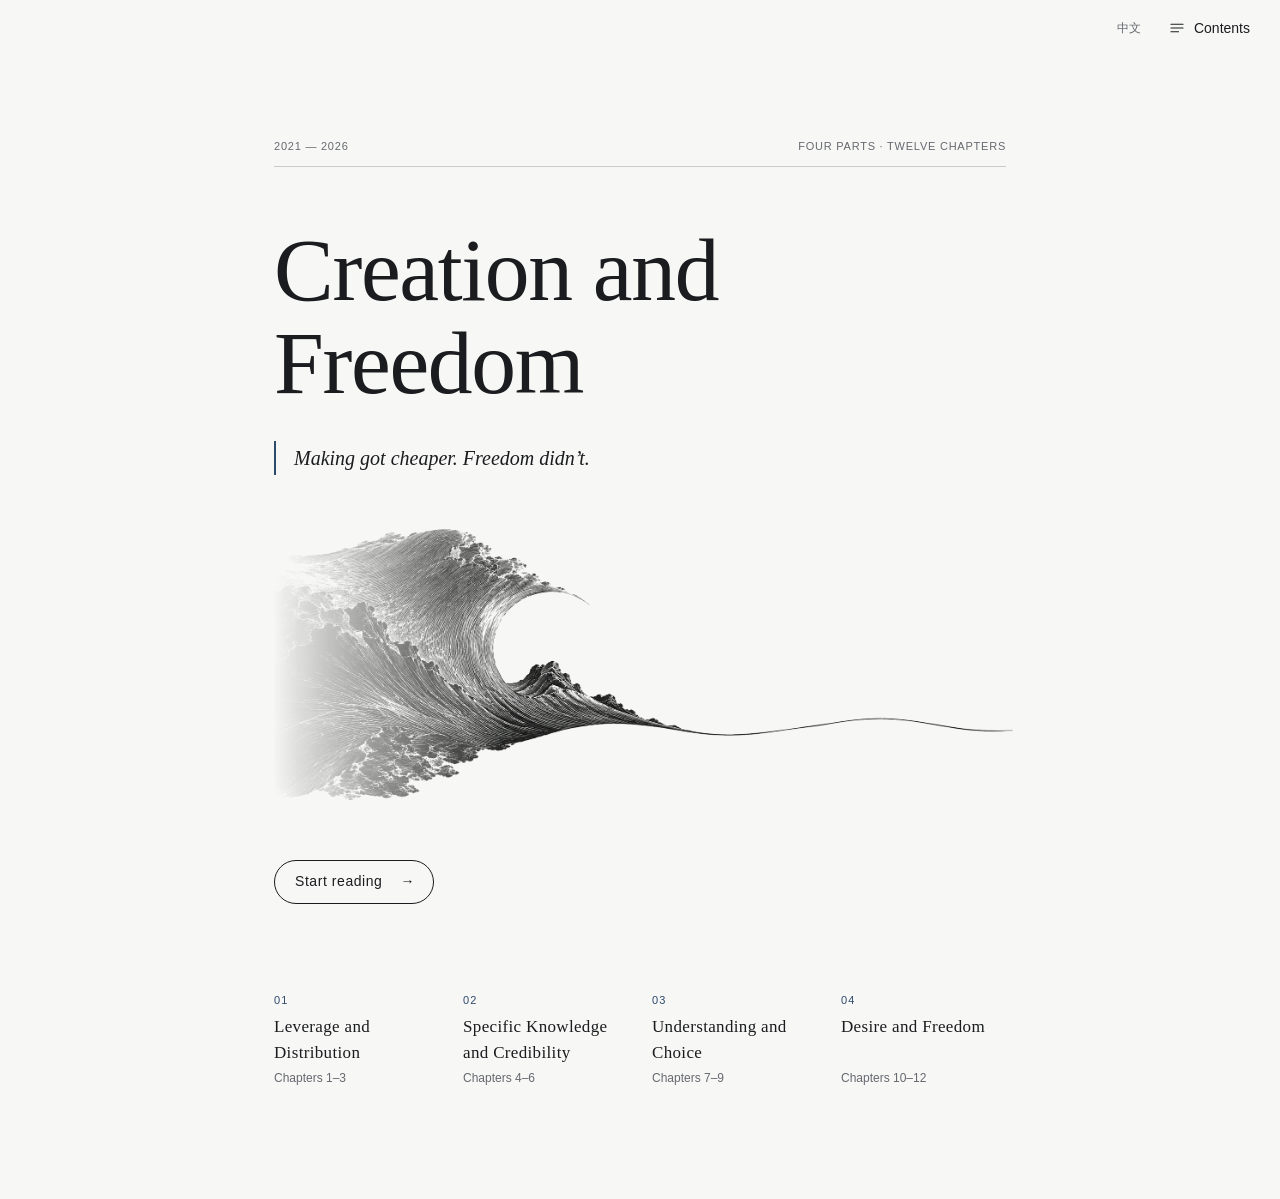
<file: en/index.html>
<!doctype html>
<html lang="en" data-font="serif">
<head>
<meta charset="utf-8"><meta name="viewport" content="width=device-width,initial-scale=1,viewport-fit=cover">
<meta name="color-scheme" content="light dark"><meta name="description" content="Creation and Freedom：A Naval Reader。">
<script>if(/^#c(?:0\d|1[0-4])(?:-b\d{3})?$/.test(location.hash)){document.documentElement.classList.add('reader-starting');document.addEventListener('DOMContentLoaded',()=>{if(!document.documentElement.classList.contains('js'))document.documentElement.classList.remove('reader-starting');},{once:true});}</script>
<title>Creation and Freedom · A Naval Reader</title><link rel="icon" href="data:,"><style>
@font-face{font-family:"Creation Kai";src:url("../assets/fonts/reader-kai-v243.woff2") format("woff2");font-style:normal;font-weight:400;font-display:swap}
@font-face{font-family:"Creation Kai";src:url("../assets/fonts/reader-kai-light-v245.woff2") format("woff2");font-style:normal;font-weight:300;font-display:swap}
@font-face{font-family:"Creation Kai";src:url("../assets/fonts/reader-kai-medium-v245.woff2") format("woff2");font-style:normal;font-weight:500;font-display:swap}
@font-face{font-family:"Creation Song";src:url("../assets/fonts/reader-song-v245.woff2") format("woff2");font-style:normal;font-weight:300 600;font-display:swap}
@font-face{font-family:"Creation Serif";src:url("../assets/fonts/reader-serif-v245.woff2") format("woff2");font-style:normal;font-weight:300 600;font-display:swap}
@font-face{font-family:"Creation Classic";src:url("../assets/fonts/reader-classic-v245.woff2") format("woff2");font-style:normal;font-weight:300 600;font-display:swap}

/* Tokens. One neutral paper, one ink, one ink-indigo accent used sparingly. */
:root{
 --paper:#f7f7f5;--raised:#fff;--ink:#1b1c1f;--secondary:#666870;--line:#e2e3e3;--line-strong:#c9cbcd;--toggle-off:#8a8c92;--panel:#efeff0;
 --accent:#2e4a6b;--accent-soft:rgb(46 74 107 / 8%);--accent-line:rgb(46 74 107 / 30%);--wash:rgb(27 28 31 / 5%);--wash-strong:rgb(27 28 31 / 9%);
 --shadow:0 1px 2px rgb(27 28 31 / 6%),0 10px 32px rgb(27 28 31 / 10%);
 --body-size:18px;--serif:"Creation Song","Songti SC","Noto Serif CJK SC","Source Han Serif SC",SimSun,serif;
 --sans:-apple-system,BlinkMacSystemFont,"PingFang SC","Helvetica Neue","Microsoft YaHei",sans-serif;--kai:"Creation Kai","Kaiti SC","STKaiti","KaiTi",var(--serif);
 --body-font:var(--serif);--body-weight:400;--page-gap:48px;--bar:56px;--ease:cubic-bezier(.2,.7,.2,1);color-scheme:light
}
:root[data-night]{
 --paper:#121315;--raised:#1d1f22;--ink:#dcdde0;--secondary:#9c9fa6;--line:#2b2d31;--line-strong:#43464c;--toggle-off:#73767d;--panel:#18191c;
 --accent:#93abc7;--accent-soft:rgb(147 171 199 / 16%);--accent-line:rgb(147 171 199 / 38%);--wash:rgb(255 255 255 / 6%);--wash-strong:rgb(255 255 255 / 11%);
 --shadow:0 1px 2px rgb(0 0 0 / 30%),0 12px 36px rgb(0 0 0 / 40%);color-scheme:dark
}
:root[data-font=sans]{--body-font:var(--sans)}:root[data-font=kai]{--body-font:var(--kai)}
html[lang=en]{--serif:Charter,"Iowan Old Style",Georgia,"Times New Roman",serif;--kai:Baskerville,"Palatino Linotype",Palatino,Georgia,serif}
:root[data-weight=light]{--body-weight:300}:root[data-weight=heavy]{--body-weight:600}
html[lang=zh-CN][data-font=kai][data-weight=heavy]{--body-weight:500}
html[lang=en][data-font=serif]{--body-font:"Creation Serif",var(--serif)}
html[lang=en][data-font=kai]{--body-font:"Creation Classic",var(--kai)}

/* Base */
*{box-sizing:border-box}html{scroll-padding-top:84px;background:var(--paper)}
body{margin:0;background:var(--paper);color:var(--ink);font-family:var(--serif);-webkit-text-size-adjust:100%;-webkit-font-smoothing:antialiased;text-rendering:optimizeLegibility}
::selection{background:rgb(46 74 107 / 16%)}:root[data-night] ::selection{background:rgb(147 171 199 / 28%)}
a{color:inherit;text-underline-offset:.24em;text-decoration-thickness:1px;text-decoration-color:var(--line-strong)}
a:hover{text-decoration-color:currentColor}
strong{font-weight:600}
button,input,select,output,legend,dialog,.cover-meta,.cover-index,.chapter-part,.chapter-nav,.reading-entry,.menu-button,.muted,.disclaimer,#pager,.topbar{font-family:var(--sans)}
button,input,select{font-size:inherit}
button{cursor:pointer;background:transparent;color:var(--ink);border:0;min-width:44px;min-height:44px;padding:0 12px;border-radius:10px}
button:disabled,#pager button[aria-disabled=true]{opacity:.28;cursor:default}
a,button,input,select,summary{touch-action:manipulation;-webkit-tap-highlight-color:transparent}
a:focus-visible,button:focus-visible,input:focus-visible,select:focus-visible,summary:focus-visible{outline:2px solid var(--accent);outline-offset:3px;border-radius:6px}
#reading:focus,.chapter [tabindex="-1"]:focus{outline:none}
[hidden]{display:none!important}
.visually-hidden{position:absolute;width:1px;height:1px;padding:0;margin:-1px;overflow:hidden;clip-path:inset(50%);white-space:nowrap;border:0}
.skip-link{position:fixed;z-index:9;top:12px;left:16px;background:var(--raised);padding:14px 18px;border-radius:999px;text-decoration:none;font:500 13px/1 var(--sans);transform:translateY(-200%)}.skip-link:focus{transform:none;box-shadow:var(--shadow)}
.reader-starting main{visibility:hidden}

/* Top bar: quiet, translucent, with a hairline of chapter progress. */
.topbar{position:fixed;inset:0 0 auto;z-index:4;height:var(--bar);padding:0 max(16px,env(safe-area-inset-right)) 0 max(20px,env(safe-area-inset-left));display:flex;align-items:center;justify-content:space-between;gap:16px;background:color-mix(in srgb,var(--paper) 86%,transparent);-webkit-backdrop-filter:saturate(1.4) blur(14px);backdrop-filter:saturate(1.4) blur(14px)}
.topbar::after{content:"";position:absolute;inset:auto 0 0;height:1px;background:var(--line);opacity:0;transition:opacity .2s}
body:has(#cover[hidden]) .topbar::after{opacity:1}
.brand{min-height:44px;min-width:0;display:block;font:600 14px/44px var(--serif);letter-spacing:.06em;text-decoration:none;white-space:nowrap;overflow:hidden;text-overflow:ellipsis;transition:opacity .2s}
html[lang=en] .brand{letter-spacing:0;font-weight:400;font-size:15px}
body:has(#cover:not([hidden])) .brand{opacity:0;visibility:hidden}
.top-actions{display:flex;flex-shrink:0;align-items:center;gap:4px;margin-left:auto}
.language-switch{min-width:44px;min-height:44px;flex-shrink:0;display:flex;justify-content:center;align-items:center;padding:0 10px;border-radius:10px;font:500 12px/1 var(--sans);letter-spacing:.04em;white-space:nowrap;text-decoration:none;color:var(--secondary)}
@media(hover:hover){.language-switch:hover{color:var(--ink);background:var(--wash)}}
.menu-button{display:inline-flex;align-items:center;gap:8px;padding:0 14px 0 12px;font-size:14px;font-weight:500}
.menu-button svg{width:18px;height:18px;fill:none;stroke:currentColor;stroke-width:1.6;stroke-linecap:round}
@media(hover:hover){.menu-button:hover{background:var(--wash)}}.menu-button:active{background:var(--wash-strong)}
#read-progress{position:absolute;left:0;bottom:0;height:2px;width:100%;background:var(--accent);transform-origin:0 50%;transform:scaleX(var(--progress,0));z-index:1;transition:transform .25s var(--ease)}
body:has(#cover:not([hidden])) #read-progress{opacity:0}
.js body:has(dialog:modal) .top-actions{visibility:hidden}

/* Cover */
main{max-width:860px;margin:auto;padding:116px 64px 96px}
#cover{max-width:760px;margin:auto;padding-top:24px}
.cover-meta{display:flex;justify-content:space-between;gap:16px;border-bottom:1px solid var(--line-strong);padding-bottom:14px;font-size:11px;font-weight:500;letter-spacing:.14em;text-transform:uppercase;color:var(--secondary);font-variant-numeric:tabular-nums}
.cover-title{padding-top:56px}
.cover-title h1{font-size:clamp(48px,7vw,92px);font-weight:600;line-height:1.18;letter-spacing:.08em;margin:0 0 20px}
html[lang=en] .cover-title h1{letter-spacing:-.015em;line-height:1.04;font-weight:400}
.tagline{margin:32px 0 0;padding-left:18px;border-left:2px solid var(--accent);font:20px/1.7 var(--kai);color:var(--ink);max-width:28em}
html[lang=en] .tagline{font-style:italic}
/* The art's ink spans x 26–1732 and y 121–751 of 1774×887: crop the blank bands and scale so the ink meets both column edges. */
.cover-art{display:block;width:104%;max-width:none;height:auto;aspect-ratio:1774/672;object-fit:cover;margin:48px 0 0 -1.52%;mix-blend-mode:multiply;filter:brightness(1.02) contrast(1.03);-webkit-mask-image:linear-gradient(90deg,transparent 1%,rgb(0 0 0 / 35%) 12%,#000 32%);mask-image:linear-gradient(90deg,transparent 1%,rgb(0 0 0 / 35%) 12%,#000 32%)}
:root[data-night] .cover-art{filter:brightness(1.02) contrast(1.03) invert(1) brightness(.7);mix-blend-mode:screen;opacity:.9}
.cover-actions{display:flex;flex-wrap:wrap;align-items:center;gap:14px 24px;margin-top:48px}
.reading-entry{display:inline-flex;gap:18px;align-items:center;justify-content:space-between;min-height:44px;padding:10px 18px 10px 20px;border:1px solid var(--ink);color:var(--ink);border-radius:999px;font-size:14px;font-weight:500;letter-spacing:.04em;line-height:1.5;text-decoration:none;transition:background-color .2s var(--ease),color .2s var(--ease)}
:root[data-night] .reading-entry{border-color:var(--line-strong)}
.reading-entry span{transition:transform .2s var(--ease)}
@media(hover:hover){.reading-entry:hover{background:var(--ink);color:var(--paper)}:root[data-night] .reading-entry:hover{border-color:var(--ink)}}.reading-entry:hover span{transform:translateX(3px)}
.reading-entry:active{opacity:.85}
.disclaimer{margin:0;font-size:12px;line-height:1.6;color:var(--secondary)}
.cover-index{display:grid;grid-template-columns:repeat(4,minmax(0,1fr));gap:0 24px;margin-top:72px}
.cover-index a{position:relative;display:grid;grid-template-rows:auto 1fr auto;align-content:start;gap:6px;min-height:44px;padding:17px 0 18px;text-decoration:none}
.part-number{font:500 11px/1.4 var(--sans);letter-spacing:.1em;color:var(--accent);font-variant-numeric:tabular-nums}
.part-name{font:500 17px/1.5 var(--serif);letter-spacing:.02em}
.part-range{align-self:end;font-size:12px;color:var(--secondary)}
.part-arrow{position:absolute;right:0;top:17px;width:15px;height:15px;fill:none;stroke:currentColor;stroke-width:1.4;stroke-linecap:round;stroke-linejoin:round;color:var(--secondary);opacity:0;transform:translateX(-2px);transition:opacity .2s,transform .2s var(--ease)}
.cover-index a:hover .part-arrow,.cover-index a:focus-visible .part-arrow{opacity:1;transform:none;color:var(--accent)}
.cover-index a:hover .part-name{text-decoration:underline;text-decoration-color:var(--accent-line);text-underline-offset:.3em}
.cover-toc{margin-top:50px}.js .cover-toc{display:none}

/* Reading column */
#reading-stage{width:min(100%,30em);font-size:var(--body-size);margin:auto}
.chapter{font:var(--body-weight) var(--body-size)/1.9 var(--body-font);overflow-wrap:break-word;line-break:strict;font-kerning:normal;font-synthesis-weight:none}
html[lang=zh-CN] .chapter{text-spacing-trim:trim-start}
html[lang=zh-CN] .cover-title h1{font-feature-settings:"halt"}
html[lang=zh-CN] :is(.chapter,.drawer-body,#note-dialog){text-autospace:normal}
.chapter-header{margin-bottom:2.4em;break-inside:avoid}
.chapter-part{display:flex;flex-direction:column;gap:12px;font-size:12px;letter-spacing:.08em;color:var(--secondary);margin:0 0 14px;line-height:1.5}
.chapter-no{font:400 52px/1 var(--serif);letter-spacing:0;color:var(--accent);font-variant-numeric:lining-nums tabular-nums}
html[lang=en] .chapter-no{font-variant-numeric:oldstyle-nums;font-size:58px}
.chapter h1{font-weight:600;font-size:1.65em;line-height:1.45;letter-spacing:.01em;margin:0;text-wrap:balance}
.row{display:contents}.prose{display:contents}
.prose p{margin:0 0 1.05em;text-align:justify;orphans:2;widows:2;hanging-punctuation:allow-end}
.prose h2{font-size:1.08em;font-weight:600;line-height:1.6;margin:2.1em 0 .8em;break-after:avoid;break-inside:avoid;text-wrap:balance}
.chapter-header+.heading-row h2{margin-top:.4em}
html[lang=en] .chapter{line-height:1.68;line-break:auto;hyphens:auto}
html[lang=en] .chapter h1,html[lang=en] .chapter h2{hyphens:none;letter-spacing:-.005em}
html[lang=en] .chapter h1{font-weight:600;line-height:1.25}
html[lang=en] :is(.chapter-part,.toc-group h2){letter-spacing:.01em;text-transform:none}
html[lang=en] .cover-meta{letter-spacing:.07em}

/* Editor's notes carry the counterpoints; a ruled margin sets them apart. */
.limit-row h2,.limit-row p{border-left:2px solid var(--accent-line);padding-left:1.1em}
.limit-row h2{margin-bottom:0;padding-bottom:.8em}
.limit-row p{margin-bottom:0;padding-bottom:1.05em}
.limit-tag{display:inline-block;margin-right:.7em;padding:.35em .55em;border-radius:5px;background:var(--accent-soft);color:var(--accent);font:600 .62em/1 var(--sans);letter-spacing:.1em;vertical-align:.18em;text-transform:uppercase}

.chapter-nav{display:grid;grid-template-columns:1fr 1fr;gap:16px;margin-top:3em;font-size:13px;line-height:1.55;break-inside:avoid}
.chapter-nav a{display:block;padding:14px 16px;border:1px solid var(--line);border-radius:12px;text-decoration:none;transition:border-color .2s,background .2s}
@media(hover:hover){.chapter-nav a:hover{border-color:var(--line-strong);background:var(--wash)}}
.chapter-nav a:last-child{grid-column:2;text-align:right}
.chapter-nav-label{display:block;font-size:11px;letter-spacing:.06em;color:var(--secondary);margin-bottom:4px}
.book-end{display:flex;flex-direction:column;align-items:center;break-inside:avoid;text-align:center;padding:5em 0 3em;color:var(--secondary);font:15px/1.5 var(--serif)}
html[lang=en] .book-end span{letter-spacing:.3em;padding-left:.3em}
.book-end i{display:block;width:6px;height:6px;margin:24px 0 0;border-radius:50%;background:var(--accent)}

/* Note markers */
.paragraph-note{position:relative;display:inline-flex;align-items:center;justify-content:center;vertical-align:baseline;top:-.5em;width:18px;min-width:18px;height:18px;padding:0;margin-left:3px;border-radius:50%;font:600 9.5px/1 var(--sans);font-variant-numeric:tabular-nums;color:var(--accent);background:var(--accent-soft);text-decoration:none;white-space:nowrap;transition:background .15s,color .15s}
.paragraph-note::after{content:"";position:absolute;inset:-13px}
.note-anchor{display:inline-block;white-space:nowrap}
html[lang=zh-CN] .paragraph-note{margin-left:1px}
@media(hover:hover) and (pointer:fine){.paragraph-note:hover{color:var(--raised);background:var(--accent)}}
.paragraph-note:focus-visible{outline:none;box-shadow:none;border-radius:50%;color:var(--accent);background:var(--accent-line)}
.paragraph-note[aria-expanded=true]{color:var(--raised);background:var(--accent)}
.js .notes-hidden .paragraph-note{visibility:hidden;pointer-events:none}
.annotation-bank{border-top:1px solid var(--line);margin-top:50px}.annotation-bank article{padding:20px 0}.js .annotation-bank{display:none}

/* Paged mode. reader.js assumes the 48px column gap.
   Keep the reading surface and controls in one document container: iOS 26
   can displace independent fixed layers when its browser bars change. */
.js:has(body.is-paged){overflow:hidden;overscroll-behavior:none}
.js body.is-paged{position:relative;height:100dvh;overflow:clip}
.js body.is-paged .topbar{position:absolute}
.js body.is-paged main{max-width:none;padding:0}
.js body.is-paged #reading-stage{position:absolute;top:max(84px,calc(env(safe-area-inset-top) + 64px));left:50%;transform:translateX(-50%);width:min(30em,calc(100vw - 64px));height:calc(100dvh - 164px - env(safe-area-inset-bottom));overflow:clip;touch-action:pan-y pinch-zoom}
.js body.is-paged .chapter{height:100%;width:100%;column-width:var(--page-width);column-gap:var(--page-gap);column-fill:auto;transform:translateX(var(--page-shift,0px))}
.js body.is-paged .prose p{hanging-punctuation:none}
.js body.is-paged .chapter-nav{display:none}
.js body.is-paged .chapter-header{margin-bottom:1.9em}
#pager{position:fixed;bottom:max(14px,env(safe-area-inset-bottom));left:50%;transform:translateX(-50%);width:min(30em,calc(100vw - 40px));font-size:var(--body-size);display:flex;justify-content:space-between;align-items:center;color:var(--secondary);z-index:3}
.js body.is-paged #pager{position:absolute}
#pager button{color:var(--secondary);border-radius:50%;width:44px;padding:0;display:grid;place-items:center;transition:background .15s,color .15s}
@media(hover:hover){#pager button:hover:not([aria-disabled=true]){color:var(--ink);background:var(--wash)}}
#pager svg{display:block;width:20px;height:20px;fill:none;stroke:currentColor;stroke-width:1.5;stroke-linecap:round;stroke-linejoin:round}
#page-status{font:500 11px/1 var(--sans);letter-spacing:.08em;font-variant-numeric:tabular-nums;padding:7px 12px;border-radius:999px;background:var(--wash)}

/* Dialogs */
dialog{color:var(--ink);background:var(--raised);border:1px solid var(--line);padding:28px;width:min(500px,calc(100vw - 48px));max-height:calc(100dvh - 64px);overflow:auto;overscroll-behavior:contain}
dialog::backdrop{background:rgb(16 18 22 / 26%);-webkit-backdrop-filter:blur(2px);backdrop-filter:blur(2px)}
body:has(dialog:modal){overflow:hidden}
.dialog-header{display:flex;align-items:center;justify-content:space-between;gap:16px;margin-bottom:24px}
dialog h2{font-size:17px;font-weight:600;line-height:1.5;margin:0}
.close-button,.pin-contents,.settings-shortcut{display:grid;place-items:center;flex:0 0 44px;width:44px;height:44px;min-width:44px;padding:0;margin:0;color:var(--secondary)}
.close-button svg,.pin-contents svg,.settings-shortcut svg{display:block;width:20px;height:20px;fill:none;stroke:currentColor;stroke-width:1.5;stroke-linecap:round;stroke-linejoin:round}
.close-button:hover,.settings-shortcut:hover,.pin-contents:hover,.pin-contents[aria-pressed=true]{color:var(--ink)}
@media(hover:hover){.close-button:hover,.settings-shortcut:hover,.pin-contents:hover{background:var(--wash)}}
.close-button:active,.settings-shortcut:active,.pin-contents:active{background:var(--wash-strong)}
.close-button:focus-visible,.settings-shortcut:focus-visible,.pin-contents:focus-visible{outline:none;box-shadow:none;color:var(--accent);background:var(--accent-soft)}
.pin-contents[aria-pressed=true] svg path:first-child{fill:currentColor}.pin-contents[aria-pressed=false] svg{transform:rotate(35deg)}
.settings-shortcut circle{fill:var(--panel)}
.settings-shortcut{border-radius:50%}
.contents-actions{display:flex;align-items:center;flex-shrink:0;gap:2px}

/* Contents drawer */
#contents{margin:0 auto 0 0;width:360px;max-width:calc(100% - 28px);height:100dvh;max-height:100dvh;padding:0;border:0;border-right:1px solid var(--line);background:var(--panel);overflow:hidden;box-shadow:var(--shadow)}
#contents .dialog-header{padding:max(10px,env(safe-area-inset-top)) 12px 10px 24px;min-height:var(--bar);margin:0;border-bottom:1px solid var(--line);background:var(--panel)}
#contents[open]{display:grid;grid-template-rows:auto minmax(0,1fr)}
.drawer-body{padding:12px 24px max(28px,env(safe-area-inset-bottom));min-height:0;overflow:auto;overscroll-behavior:contain}
.drawer-section>summary{list-style:none;display:flex;align-items:center;justify-content:space-between;min-height:48px;cursor:pointer;font-size:14px;font-weight:500}
.drawer-section>summary::-webkit-details-marker{display:none}
.drawer-section>summary::after{content:"";width:7px;height:7px;margin-right:4px;border-right:1.5px solid var(--secondary);border-bottom:1.5px solid var(--secondary);transform:translateY(-2px) rotate(45deg);transition:transform .2s var(--ease)}
.drawer-section[open]>summary::after{transform:translateY(2px) rotate(-135deg)}
#search-panel,#marks-panel,.settings-panel{border-bottom:1px solid var(--line)}

.search-form{font-size:14px;margin:0 0 16px}
.search-field{position:relative;border:1px solid var(--line);border-radius:12px;background:var(--raised);transition:border-color .15s,box-shadow .15s}
.search-field::before{content:"";position:absolute;left:12px;top:50%;width:16px;height:16px;margin-top:-8px;background:var(--secondary);-webkit-mask:url("data:image/svg+xml,%3Csvg xmlns='http://www.w3.org/2000/svg' viewBox='0 0 24 24' fill='none' stroke='black' stroke-width='2' stroke-linecap='round'%3E%3Ccircle cx='11' cy='11' r='7'/%3E%3Cpath d='m20 20-3.5-3.5'/%3E%3C/svg%3E") center/contain no-repeat;mask:url("data:image/svg+xml,%3Csvg xmlns='http://www.w3.org/2000/svg' viewBox='0 0 24 24' fill='none' stroke='black' stroke-width='2' stroke-linecap='round'%3E%3Ccircle cx='11' cy='11' r='7'/%3E%3Cpath d='m20 20-3.5-3.5'/%3E%3C/svg%3E") center/contain no-repeat}
.search-field:focus-within{border-color:var(--accent);box-shadow:0 0 0 3px var(--accent-soft)}
input[type=search]{display:block;width:100%;min-height:44px;border:0;color:var(--ink);background:transparent;border-radius:12px;padding:8px 12px 8px 36px;font-size:16px;outline:none}
input[type=search]:focus-visible{outline:none}
input::placeholder{color:var(--secondary);opacity:1}
input[type=search]{padding-right:36px}input[type=search]::-webkit-search-cancel-button{-webkit-appearance:none;width:18px;height:18px;margin-right:-24px;background:var(--secondary);cursor:pointer;-webkit-mask:url("data:image/svg+xml,%3Csvg xmlns='http://www.w3.org/2000/svg' viewBox='0 0 24 24' fill='none' stroke='black' stroke-width='2' stroke-linecap='round'%3E%3Cpath d='m7 7 10 10M17 7 7 17'/%3E%3C/svg%3E") center/contain no-repeat}
#search-count{margin:10px 2px 0}#search-count:empty{display:none}
.muted{font-size:12px;color:var(--secondary)}
#search-results{margin:0 0 25px}
.search-result{display:block;margin:0 -12px 2px;padding:10px 12px;border-radius:10px;text-decoration:none}
@media(hover:hover){.search-result:hover{background:var(--wash)}}
.search-chapter{margin:18px 0 4px;font:500 12px/1.5 var(--sans);color:var(--secondary)}.search-chapter:first-child{margin-top:4px}
.search-result span{display:block;font:14px/1.75 var(--serif)}
mark{background:var(--accent-soft);color:var(--accent);border-radius:3px;padding:0 1px}

.toc-cover{display:inline-flex;align-items:center;gap:6px;min-height:44px;font-size:12px;margin:0 0 14px;text-decoration:none;color:var(--secondary)}
.toc-cover::before{content:"←"}.toc-cover:hover{color:var(--ink)}
.book-toc{display:grid;gap:22px}
.toc-group h2{font:500 12px/1.6 var(--sans);color:var(--secondary);margin:0 0 4px;letter-spacing:.08em}
.toc-group a{position:relative;display:block;text-decoration:none;line-height:1.55;padding:10px 26px 10px 0;font-size:14px;min-height:44px;transition:color .15s}
.toc-group a:has(.toc-number){display:grid;grid-template-columns:24px minmax(0,1fr);column-gap:10px}
.toc-number{font-size:12px;color:var(--secondary);padding-top:3px;font-variant-numeric:tabular-nums}
.toc-group a:hover .toc-title,.toc-group a:not(:has(.toc-number)):hover{text-decoration:underline;text-decoration-color:var(--line-strong)}
.toc-group a[aria-current=page]{font-weight:600}
.toc-group a[aria-current=page]::before{content:"";position:absolute;left:-24px;top:10px;bottom:10px;width:3px;border-radius:0 3px 3px 0;background:var(--accent)}
.toc-group a[aria-current=page] .toc-number{color:var(--accent)}
.last-position{position:absolute;right:0;top:14px;display:flex;width:16px;height:16px;color:var(--accent)}
.toc-group a[aria-current=page] .last-position{display:none}.last-position svg{display:block;width:100%;height:100%;fill:none;stroke:currentColor;stroke-width:1.5;stroke-linejoin:round}

/* Settings */
.settings-panel{margin-bottom:8px}
.reading-options{border:0;padding:0 0 12px;margin:0;display:flex;flex-direction:column;gap:6px;font-size:14px}
.reading-options>label{display:flex;align-items:center;gap:8px;min-height:44px;cursor:pointer}
.reading-options>label:has(input[type=checkbox]){flex-direction:row-reverse;justify-content:space-between}
.choice-row{border:0;padding:0;margin:0;width:100%;min-width:0;display:grid;grid-template-columns:44px minmax(0,1fr);gap:12px;align-items:center}
html[lang=en] .choice-row{grid-template-columns:64px minmax(0,1fr)}
.choice-label{font:13px/44px var(--sans);padding:0;white-space:nowrap}
.choice-options{display:flex;gap:2px;padding:3px;border-radius:11px;background:var(--wash);min-width:0}
.reading-options .choice-options label{position:relative;display:block;flex:1;min-height:40px;min-width:0;margin:0;cursor:pointer}
.choice-options input{position:absolute;width:1px;height:1px;opacity:0;inset:50% auto auto 50%}
.choice-options span{display:flex;justify-content:center;align-items:center;min-height:40px;padding:0 8px;border-radius:8px;font-size:13px;white-space:nowrap;color:color-mix(in srgb,var(--secondary) 75%,var(--ink));transition:background .15s,color .15s,box-shadow .15s}
.choice-options label:hover span{color:var(--ink)}
.choice-options input:checked+span{color:var(--ink);background:var(--raised);box-shadow:0 1px 2px rgb(0 0 0 / 8%),0 1px 6px rgb(0 0 0 / 5%);font-weight:500}
.choice-options input:focus-visible+span{outline:2px solid var(--accent);outline-offset:1px}
.choice-options .font-serif span{font-family:var(--serif);font-size:15px}.choice-options .font-sans span{font-family:var(--sans)}.choice-options .font-kai span{font-family:var(--kai);font-size:15px}
.font-control{display:grid!important;grid-template-columns:44px 24px minmax(0,1fr);gap:0 12px;margin-top:2px}
html[lang=en] .font-control{grid-template-columns:64px 24px minmax(0,1fr)}
.font-control output{order:2;font-variant-numeric:tabular-nums;color:var(--secondary)}
.font-control input{order:3;width:100%;min-width:70px;accent-color:var(--accent)}
input[type=checkbox]{accent-color:var(--accent);width:17px;height:17px}
.reading-options input[type=checkbox]{appearance:none;-webkit-appearance:none;flex:0 0 auto;position:relative;width:40px;height:24px;margin:0;border-radius:12px;background:var(--toggle-off);cursor:pointer;transition:background .2s var(--ease)}
.reading-options input[type=checkbox]::before{content:"";position:absolute;top:2px;left:2px;width:20px;height:20px;border-radius:50%;background:#fff;box-shadow:0 1px 3px rgb(0 0 0 / 25%);transition:transform .2s var(--ease)}
.reading-options input[type=checkbox]:checked{background:var(--accent)}
.reading-options input[type=checkbox]:checked::before{transform:translateX(16px)}
:root[data-night] .reading-options input[type=checkbox]::before{background:var(--ink)}:root[data-night] .reading-options input[type=checkbox]:checked::before{background:var(--paper)}
.mark-help{line-height:1.7;margin:2px 0 14px}
.downloads{display:flex;flex-wrap:wrap;align-items:center;gap:4px 20px;font-size:12px;margin:14px 0 0}
.downloads a{display:inline-flex;align-items:center;justify-content:center;min-height:44px;min-width:44px;font-weight:500}
.downloads .muted{flex-basis:100%;margin-top:-6px;font-size:11px}

/* Marks list */
#marks-count{margin-left:6px;font-variant-numeric:tabular-nums;color:var(--accent)}
.mark-group{margin:8px 0 22px}.mark-group h3{font:500 12px/1.6 var(--sans);color:var(--secondary);margin:0 0 4px}
.mark-entry{display:block;width:100%;text-align:left;min-height:44px;padding:12px 0;border-radius:0;border-bottom:1px solid var(--line);font:14px/1.7 var(--serif);overflow-wrap:anywhere}
.mark-entry:last-child{border-bottom:0}.mark-entry small{display:block;font:11px/1.5 var(--sans);color:var(--secondary);margin-bottom:4px}.mark-entry:hover:not(:disabled){text-decoration:underline;text-underline-offset:.2em;text-decoration-color:var(--line-strong)}
.mark-entry:disabled{opacity:1;color:var(--secondary)}
.mark-backup{display:flex;flex-wrap:wrap;gap:4px 16px}.mark-backup button{font-size:12px;padding:0;text-decoration:underline;text-underline-offset:.25em;text-decoration-color:var(--line-strong);border-radius:4px}
.marks-hint,#marks-message{line-height:1.7;margin:4px 0 16px}

/* Personal marks keep the type metrics and the book's inline structure. */
.reader-mark{background:transparent;color:inherit;text-decoration:none;font:inherit;padding:0;border-radius:2px;box-decoration-break:clone;-webkit-box-decoration-break:clone}
.reader-mark[data-flags="1"],.reader-mark[data-flags="3"]{background:#f6e3a1}
.reader-mark[data-flags="2"],.reader-mark[data-flags="3"]{text-decoration:underline;text-decoration-color:var(--accent);text-decoration-thickness:1.5px;text-underline-offset:.22em}
:root[data-night] .reader-mark[data-flags="1"],:root[data-night] .reader-mark[data-flags="3"]{background:#574a22}
#mark-toolbar{position:fixed;z-index:6;max-width:calc(100vw - 24px);background:var(--ink);color:var(--paper);border-radius:14px;box-shadow:var(--shadow);padding:4px;font:13px/1.5 var(--sans)}
:root[data-night] #mark-toolbar{background:#1f2124;color:var(--ink);border:1px solid var(--line-strong)}
.mark-actions{display:flex;align-items:center;gap:2px}
.mark-actions button{min-height:44px;padding:0 13px;border-radius:10px;white-space:nowrap;color:inherit;font-weight:500}
@media(hover:hover){.mark-actions button:hover:not(:disabled){background:rgb(128 128 128 / 22%)}}
.mark-actions button[aria-pressed=true]{background:rgb(128 128 128 / 26%);box-shadow:inset 0 -2px var(--accent)}
.mark-actions button:focus-visible{outline:2px solid var(--accent);outline-offset:-2px}
.mark-actions button:disabled{opacity:.4}
#close-marks{display:grid;place-items:center;min-width:44px;padding:0;opacity:.7}
#close-marks svg{width:16px;height:16px;fill:none;stroke:currentColor;stroke-width:1.6;stroke-linecap:round}
#mark-feedback{max-width:260px;margin:2px 10px 6px;font-size:12px;opacity:.75}
#undo-mark{display:block;width:100%;border-top:1px solid rgb(128 128 128 / 30%);margin-top:4px;font-size:12px;color:inherit;opacity:.8;border-radius:0 0 10px 10px}

/* Notes float beside their passage and point back to it. */
#note-dialog{position:fixed;inset:auto;margin:0;padding:0;max-width:none;max-height:none;overflow:visible;z-index:8;background:var(--raised);border:1px solid var(--line);border-radius:14px;box-shadow:var(--shadow)}
#note-dialog .note-scroll{max-height:var(--note-max-height,70dvh);padding:20px 22px 22px;overflow:auto;overscroll-behavior:contain;border-radius:inherit}
:root[data-night] #note-dialog{background:#1f2124;border-color:var(--line-strong)}
:root[data-night] #note-dialog::before{border-color:var(--line-strong)!important}
#note-dialog::before{content:"";position:absolute;left:var(--note-arrow-x,50%);width:12px;height:12px;background:inherit;transform:translateX(-50%) rotate(45deg);pointer-events:none}
#note-dialog[data-side=below]::before{top:-7px;border-left:1px solid var(--line);border-top:1px solid var(--line)}
#note-dialog[data-side=above]::before{bottom:-7px;border-right:1px solid var(--line);border-bottom:1px solid var(--line)}
#note-dialog .dialog-header{margin:0 0 12px;align-items:flex-start}
#note-dialog .close-button{margin:-8px -10px 0 0}
.note-kind-label{font:600 10px/1.4 var(--sans);letter-spacing:.12em;text-transform:uppercase;color:var(--accent);margin:0 0 6px}
#note-dialog h2{font:600 16px/1.5 var(--sans)}
#note-dialog-content{font:var(--body-weight) max(16px,calc(var(--body-size) - 2px))/1.8 var(--body-font);font-synthesis-weight:none}
html[lang=en] #note-dialog-content{line-height:1.65}
.note-copy>p{margin:0 0 16px}
.note-links{border-top:1px solid var(--line);padding-top:14px;display:grid;gap:14px;font:13px/1.55 var(--sans)}
.note-links a{display:inline-block;overflow-wrap:anywhere;font-weight:500}
.note-source{font-size:11px;color:var(--secondary);margin-top:2px}
@media(any-pointer:coarse){.note-links a{display:flex;align-items:center;min-height:44px;padding:4px 0}}
@media(prefers-reduced-motion:no-preference){
 #note-dialog[open]{animation:pop .16s var(--ease)}
 #contents[open]{animation:slide-in .22s var(--ease)}
 @keyframes pop{from{opacity:0;transform:translateY(4px) scale(.985)}to{opacity:1;transform:none}}
 @keyframes slide-in{from{opacity:0;transform:translateX(-16px)}to{opacity:1;transform:none}}
 .js .chapter:not([hidden]) .chapter-header{animation:rise .28s var(--ease)}
 @keyframes rise{from{opacity:0;transform:translateY(4px)}to{opacity:1;transform:none}}
}
@media(prefers-reduced-motion:reduce){*,*::before,*::after{transition:none!important;animation:none!important}}
#tap-help{margin-top:2px}@media(min-width:701px){#tap-help{display:none}}

/* A pinned contents panel is a reading companion with its own scroll area. */
@media(min-width:1024px){
 .has-pinned-contents{--contents-width:320px}
 .has-pinned-contents #contents{position:fixed;inset:0 auto 0 0;width:var(--contents-width);z-index:5;animation:none;box-shadow:none}
 .has-pinned-contents .topbar{left:var(--contents-width)}
 .has-pinned-contents main{max-width:none;margin-left:var(--contents-width);margin-right:0;padding-inline:32px}
 .js .has-pinned-contents.is-paged #reading-stage{left:calc(50% + var(--contents-width)/2);width:min(30em,calc(100vw - var(--contents-width) - 64px))}
 .has-pinned-contents #pager{left:calc(50% + var(--contents-width)/2);width:min(30em,calc(100vw - var(--contents-width) - 40px))}
}

/* Phone */
@media(max-width:700px){
 :root{--bar:52px}
 main{padding:88px 24px 64px}
 .topbar{padding-left:max(16px,env(safe-area-inset-left));padding-right:max(8px,env(safe-area-inset-right))}
 .menu-button{padding:0 12px 0 10px}
 #cover{padding-top:8px}
 .cover-meta{font-size:10px;letter-spacing:.12em}
 .cover-title{padding-top:40px}.cover-title h1{font-size:50px;letter-spacing:.06em}
 html[lang=en] .cover-title h1{font-size:46px}
 .tagline{margin-top:24px;font-size:17px}
 .cover-art{margin-top:32px}
 .cover-actions{margin-top:32px;gap:12px}
 .reading-entry{width:100%;min-height:52px}
 .disclaimer{width:100%}
 .cover-index{grid-template-columns:1fr 1fr;gap:0 18px;margin-top:40px}
 .cover-index a{padding:14px 0 16px}.part-arrow{top:14px}.part-name{font-size:16px}
 .chapter h1{font-size:1.5em}.chapter-no{font-size:44px}html[lang=en] .chapter-no{font-size:48px}
 .chapter-part{gap:10px;font-size:11px}
 .js body.is-paged #reading-stage{top:max(72px,calc(env(safe-area-inset-top) + 60px));width:calc(100vw - 48px);height:calc(100dvh - 144px - env(safe-area-inset-bottom))}
 .chapter-nav{grid-template-columns:1fr;gap:10px}.chapter-nav a:last-child{grid-column:auto}
 html[lang=en] .prose p{text-align:left;hyphens:none}
 /* Narrow zh columns can't absorb kinsoku runs like “不”， without visible letter gaps. */
 html[lang=zh-CN] .prose p{text-align:left}
 #note-dialog{border-radius:16px}#note-dialog .note-scroll{padding:18px 20px 20px}
 .note-links a{display:flex;align-items:center;min-height:44px;padding:4px 0}
 .paragraph-note{font-size:10px}
 .mark-actions button{padding-inline:11px}
}
@media(max-width:350px){main{padding-inline:20px}.cover-title h1{font-size:40px}.cover-index{gap:0 14px}.part-name{font-size:15px}.js body.is-paged #reading-stage{width:calc(100vw - 40px)}}
@media(max-height:480px){:root{--bar:48px}.js body.is-paged #reading-stage{top:58px;height:calc(100dvh - 116px)}#pager{bottom:4px}}

/* Accessibility modes */
@media(forced-colors:active){
 .reading-options input[type=checkbox]{appearance:auto;-webkit-appearance:auto;width:20px;height:20px}
 .reading-options input[type=checkbox]::before{display:none}
 .choice-options input:checked+span{outline:2px solid Highlight}
 .limit-row h2,.limit-row p{border-left-color:CanvasText}
 .close-button:focus-visible,.settings-shortcut:focus-visible,.pin-contents:focus-visible{outline:2px solid Highlight;outline-offset:-4px}
 #note-dialog{border-color:CanvasText;box-shadow:none}#note-dialog::before{border-color:CanvasText}
 .paragraph-note:focus-visible,.paragraph-note[aria-expanded=true]{outline:2px solid Highlight;outline-offset:3px}
 #read-progress{background:Highlight}
 .topbar{backdrop-filter:none;-webkit-backdrop-filter:none;background:Canvas}
}

@media print{
 @page{size:A5;margin:18mm 15mm}
 html{background:#fff;overflow:visible!important}
 body{--paper:#fff;--ink:#222;--secondary:#666;--line:#ccc;--accent:#2e4a6b;--body-size:11pt;position:static!important;height:auto!important;overflow:visible!important}
 .topbar,.skip-link,dialog,.chapter-nav,.paragraph-note,.annotation-bank,.cover-actions,.cover-index,.cover-toc,#pager,#mark-toolbar,#mark-status,.last-position{display:none!important}
 main,.has-pinned-contents main{padding:0!important;margin:0!important;max-width:none!important}
 #reading-stage{position:static!important;transform:none!important;width:100%!important;height:auto!important;overflow:visible!important}
 .chapter,#cover{display:block!important;break-before:page;transform:none!important;columns:auto!important;width:auto!important;height:auto!important}
 .chapter{font-size:11pt;line-height:1.8}.chapter h2{break-after:avoid}
 .limit-row p{orphans:3;widows:3;break-inside:avoid}
 #c13 .chapter-header{margin-bottom:1.4em}
 #c13 .limit-row p{padding-bottom:.7em}
 .cover-title{padding-top:18mm}.cover-meta{margin-top:15mm}
 .cover-art{width:100%;height:auto;aspect-ratio:auto;object-fit:contain;margin:14mm 0 0;max-height:70mm;filter:none!important;mix-blend-mode:normal!important;-webkit-mask-image:none!important;mask-image:none!important}
 .reader-mark{background:transparent!important;text-decoration:none!important}
 .chapter-header{animation:none!important}
}
</style>
</head>
<body class="notes-hidden">
<a class="skip-link" href="#reading">Skip to text</a>
<header class="topbar"><a class="brand" href="#cover">Creation and Freedom</a><div class="top-actions"><a id="language-switch" class="language-switch" href="../index.html" lang="zh-CN" hreflang="zh-CN" aria-label="Switch language">中文</a><button id="menu-button" class="menu-button" aria-haspopup="dialog" aria-controls="contents" aria-expanded="false" hidden><svg viewBox="0 0 24 24" aria-hidden="true"><path d="M4 7h16M4 12h16M4 17h10"/></svg><span>Contents</span></button></div><div id="read-progress" aria-hidden="true"></div></header>
<main id="reading" tabindex="-1">
<section id="cover" aria-labelledby="book-title">
<div class="cover-meta"><span>2021 — 2026</span><span>FOUR PARTS · TWELVE CHAPTERS</span></div>
<header class="cover-title"><h1 id="book-title">Creation and Freedom</h1><p class="tagline">Making got cheaper. Freedom didn’t.</p></header>
<div class="cover-artwork"><img class="cover-art" data-src="../assets/cover-art.webp" width="1774" height="887" alt="" fetchpriority="high" decoding="async"><noscript><style>.cover-art[data-src]{display:none}</style><img class="cover-art" src="../assets/cover-art.webp" width="1774" height="887" alt="" decoding="async"></noscript></div>
<div class="cover-actions"><a id="reading-entry" class="reading-entry" href="#c00">Start reading <span aria-hidden="true">→</span></a></div>
<nav class="cover-index" aria-label="Four parts"><a href="#c01"><span class="part-number">01</span><span class="part-name">Leverage and Distribution</span><span class="part-range">Chapters 1–3</span><svg class="part-arrow" viewBox="0 0 24 24" aria-hidden="true"><path d="m9 6 6 6-6 6"/></svg></a><a href="#c04"><span class="part-number">02</span><span class="part-name">Specific Knowledge and Credibility</span><span class="part-range">Chapters 4–6</span><svg class="part-arrow" viewBox="0 0 24 24" aria-hidden="true"><path d="m9 6 6 6-6 6"/></svg></a><a href="#c07"><span class="part-number">03</span><span class="part-name">Understanding and Choice</span><span class="part-range">Chapters 7–9</span><svg class="part-arrow" viewBox="0 0 24 24" aria-hidden="true"><path d="m9 6 6 6-6 6"/></svg></a><a href="#c10"><span class="part-number">04</span><span class="part-name">Desire and Freedom</span><span class="part-range">Chapters 10–12</span><svg class="part-arrow" viewBox="0 0 24 24" aria-hidden="true"><path d="m9 6 6 6-6 6"/></svg></a></nav>
<nav class="book-toc cover-toc" aria-label="Full contents"><div class="toc-group"><h2>Opening</h2><a href="#c00">Before We Begin</a></div><div class="toc-group"><h2>Part 1 · Leverage and Distribution</h2><a href="#c01"><span class="toc-number">01</span><span class="toc-title">Know What You Want</span></a><a href="#c02"><span class="toc-number">02</span><span class="toc-title">Who Gets the Time You Save</span></a><a href="#c03"><span class="toc-number">03</span><span class="toc-title">When Code Gets Cheaper, Who Owns the Value?</span></a></div><div class="toc-group"><h2>Part 2 · Specific Knowledge and Credibility</h2><a href="#c04"><span class="toc-number">04</span><span class="toc-title">Ten Thousand Iterations, Not Ten Thousand Hours</span></a><a href="#c05"><span class="toc-number">05</span><span class="toc-title">When the Tool Keeps Saying “You’re Right”</span></a><a href="#c06"><span class="toc-number">06</span><span class="toc-title">Credibility Means Being Willing to Lose a Sale</span></a></div><div class="toc-group"><h2>Part 3 · Understanding and Choice</h2><a href="#c07"><span class="toc-number">07</span><span class="toc-title">Good Products Are Hard to Vary</span></a><a href="#c08"><span class="toc-number">08</span><span class="toc-title">From Twenty Percent to Thirty-One</span></a><a href="#c09"><span class="toc-number">09</span><span class="toc-title">The Smallest Team, the Highest Trust</span></a></div><div class="toc-group"><h2>Part 4 · Desire and Freedom</h2><a href="#c10"><span class="toc-number">10</span><span class="toc-title">Desire Is a Contract to Be Unhappy</span></a><a href="#c11"><span class="toc-number">11</span><span class="toc-title">Can Creativity and Happiness Coexist?</span></a><a href="#c12"><span class="toc-number">12</span><span class="toc-title">Leaving Money on the Table</span></a></div><div class="toc-group"><h2>Closing</h2><a href="#c13">Afterword</a><a href="#c14">A Note on the Sources</a></div></nav>
</section>
<div id="reading-stage"><section class="chapter" id="c00" data-id="00" aria-labelledby="c00-b000"><header class="chapter-header"><p class="chapter-part"><span class="chapter-part-name">Opening</span></p><h1 id="c00-b000" data-prose="c00-b000" tabindex="-1">Before We Begin</h1></header><div class="row"><div class="prose"><p id="c00-b001" data-prose="c00-b001" tabindex="-1">We’re working on a very difficult project—that’s why it’s called Impossible—with an amazing team, and it’s really exciting building something again. It’s very pure, starting over from the bottom. It’s always day one.</p></div></div><div class="row"><div class="prose"><p id="c00-b002" data-prose="c00-b002" tabindex="-1">I guess I just wasn’t satisfied being an investor, and I certainly don’t want to be a philosopher or just a media personality or a commentator. People who just talk too much and don’t do anything haven’t encountered reality. They haven’t gotten the harsh feedback from free markets or from physics or nature, and after a while it becomes just too much armchair philosophy. You’ve probably noticed my recent tweets have been much more practical and pragmatic, more grounded in the reality of working every <span class="note-anchor">day.<a class="paragraph-note" href="#n40" data-note="n40" aria-haspopup="dialog" aria-controls="note-dialog" aria-expanded="false" aria-label="Read note 1: Always Day One">1</a></span></p></div></div><div class="row"><div class="prose"><p id="c00-b003" data-prose="c00-b003" tabindex="-1">Around the same time, I started writing code again.</p></div></div><div class="row heading-row limit-row"><div class="prose"><h2 id="c00-b004" data-prose="c00-b004" tabindex="-1"><span class="limit-tag">Editor’s note<span class="visually-hidden">: </span></span>About This Book</h2></div></div><div class="row limit-row"><div class="prose"><p id="c00-b005" data-prose="c00-b005" tabindex="-1">Creation and Freedom is an independently compiled reader, first composed in Chinese and translated here. It draws on Naval Ravikant’s public conversations and posts from 2021 to 2026. Naval has neither authorized nor reviewed it.</p></div></div><div class="row limit-row"><div class="prose"><p id="c00-b006" data-prose="c00-b006" tabindex="-1">The text is narrated in Naval’s first person. Everything the “I” says comes from what he has said in public, trimmed and rearranged by the editor; the English edition stays close to his published wording. Notes give the source and context for each passage. Nivi, David Deutsch, Elon Musk, and others keep their own attribution.</p></div></div><div class="row limit-row"><div class="prose"><p id="c00-b007" data-prose="c00-b007" tabindex="-1">Each chapter closes with an editor’s note. These are the editor’s words: added conditions, reservations, and objections. They do not represent Naval’s views.</p></div></div><div class="row limit-row"><div class="prose"><p id="c00-b008" data-prose="c00-b008" tabindex="-1">The book asks one question: as making things gets easier, do people become freer? Part 1 asks how time and markets are redistributed once the cost of making falls. Part 2 looks at how specific knowledge, judgment, and credibility form through action. Part 3 covers good products, deep understanding, and small teams. Part 4 returns to desire, interest, and the tradeoffs of a life. The scope and limits of the material are described at the end.</p></div></div><nav class="chapter-nav" aria-label="Chapter navigation"><a href="#cover">Cover</a><a href="#c01"><span class="chapter-nav-label">Next chapter</span>Chapter 01 Know What You Want</a></nav></section><section class="chapter" id="c01" data-id="01" aria-labelledby="c01-b000"><header class="chapter-header"><p class="chapter-part"><span class="chapter-no"><span class="visually-hidden">Chapter </span>01<span class="visually-hidden"> · </span></span><span class="chapter-part-name">Part 1 · Leverage and Distribution</span></p><h1 id="c01-b000" data-prose="c01-b000" tabindex="-1">Know What You Want</h1></header><div class="row heading-row"><div class="prose"><h2 id="c01-b001" data-prose="c01-b001" tabindex="-1">A Junior Programmer, Fast and Free</h2></div></div><div class="row"><div class="prose"><p id="c01-b002" data-prose="c01-b002" tabindex="-1">Around December of 2025, coding agents hit an inflection point. People started using them and were like, “Wow—this is an agent that stays on track, can build apps soup to nuts, can solve thorny problems, and really feels like having a junior programmer at your disposal who’s fast, essentially free, and ready to please.”</p></div></div><div class="row"><div class="prose"><p id="c01-b003" data-prose="c01-b003" tabindex="-1">I have a computer science degree. I understand computer architecture and networking, a little bit of chips, algorithms. But I haven’t seriously coded in decades. I’d tried coding agents in the past with mixed results, but this time I really got into it. I describe an app in plain language, and the agent downloads libraries, wires up the services, builds test harnesses, and runs the program. I keep giving it feedback, even by voice—“This doesn’t work. That works. Change this. Change that”—and after a few rounds there’s a working app on my phone, without my having written a single line of <span class="note-anchor">code.<a class="paragraph-note" href="#n01" data-note="n01" aria-haspopup="dialog" aria-controls="note-dialog" aria-expanded="false" aria-label="Read note 2: Coding Again">2</a></span></p></div></div><div class="row"><div class="prose"><p id="c01-b004" data-prose="c01-b004" tabindex="-1">For a large group of people who either don’t code anymore or never did, this is mind-blowing. It takes them from idea space, and opinion space, and from taste directly into product. Product management has taken over coding. Vibe coding is the new product management. Instead of telling a bunch of engineers what to do, you’re telling a computer what to do. And the computer is tireless. It’s egoless, and it’ll just keep working.</p></div></div><div class="row heading-row"><div class="prose"><h2 id="c01-b005" data-prose="c01-b005" tabindex="-1">An App for an Audience of One</h2></div></div><div class="row"><div class="prose"><p id="c01-b006" data-prose="c01-b006" tabindex="-1">I built a custom tracking app for just my workouts, exactly the way I like it. I told the agent: “Use the functionality of Tonal and Ladder; follow Apple’s human interface guidelines to make it look like an Apple app; track my workouts the following way—here’s a text log of my last few workouts—and make it easy for me to re-enter new ones and to adjust them; build me pretty graphs and charts to track my progress.” Calculate strength scores. Integrate with Apple <span class="note-anchor">Health.<a class="paragraph-note" href="#n02" data-note="n02" aria-haspopup="dialog" aria-controls="note-dialog" aria-expanded="false" aria-label="Read note 3: Personal Applications">3</a></span></p></div></div><div class="row"><div class="prose"><p id="c01-b007" data-prose="c01-b007" tabindex="-1">Does this mean normal apps don’t have a place? No, of course they have a place. The apps that cover broad use cases are going to be the best-of-breeds. Someone’s hand-tuned them and slaved over them, and you’re not going to beat that if your use case is covered. But when you want something truly custom or private—niche apps that only you would want—this is incredible.</p></div></div><div class="row heading-row"><div class="prose"><h2 id="c01-b008" data-prose="c01-b008" tabindex="-1">The Version Without Compromise</h2></div></div><div class="row"><div class="prose"><p id="c01-b009" data-prose="c01-b009" tabindex="-1">There was an app I was obsessed with for about a year called Airchat, a social messenger for people to talk through voice and video. I had eight or nine engineers, depending on the day, and we worked pretty hard for nine to twelve months and shipped a couple of variations. It didn’t quite work, so we sold it off and got the investors their money back.</p></div></div><div class="row"><div class="prose"><p id="c01-b010" data-prose="c01-b010" tabindex="-1">I remember that experience as exhilarating, because I was building a product I wanted with a brilliant team. But I had to work through a team to do it. In building anything with a team, there are always compromises. Even if you’re the dictator in charge, which you rarely are, you have to accommodate other people. You can’t say, “Move this icon left. Now move it right. No, move it back. No, move it back again.” You’ll annoy the engineer. You can’t demand things where you don’t have a reasonable justification, where it’s just a gut feel.</p></div></div><div class="row"><div class="prose"><p id="c01-b011" data-prose="c01-b011" tabindex="-1">With an AI coding agent there’s none of that. It’s like a self-driving car: you don’t feel self-conscious in a self-driving car because there isn’t a driver sitting there. So now I’m rebuilding Airchat from scratch, exactly the way that I want it. There’s no <span class="note-anchor">compromises.<a class="paragraph-note" href="#n38" data-note="n38" aria-haspopup="dialog" aria-controls="note-dialog" aria-expanded="false" aria-label="Read note 4: Airchat and the Uncompromised Version">4</a></span></p></div></div><div class="row"><div class="prose"><p id="c01-b012" data-prose="c01-b012" tabindex="-1">You may end up with more things like Minecraft, which Notch famously coded by himself. It was one person’s vision. It may have looked weird—“What is this blocky graphics? It’s like a huge step backwards”—but he didn’t have to compromise. He didn’t have to explain to anybody why he wanted it that way.</p></div></div><div class="row"><div class="prose"><p id="c01-b013" data-prose="c01-b013" tabindex="-1">It really helps to have a clear direction, though. You have to know what you want—that’s actually the hardest thing—and have a very clear vision of it. I have that, because I was obsessed with Airchat for a year.</p></div></div><div class="row heading-row"><div class="prose"><h2 id="c01-b014" data-prose="c01-b014" tabindex="-1">A Prototype Is Not a Product</h2></div></div><div class="row"><div class="prose"><p id="c01-b015" data-prose="c01-b015" tabindex="-1">Don’t get me wrong—the majority of people are not going to code their own apps. This takes the number of people who might build apps from about 0.1 percent to one or two or three percent. For most people, computers are this magic black box, and the fact that it’s become 10x or 100x easier still doesn’t mean anything to them. But for people who are creative, self-motivated, and articulate, and who have a good vision, you can code now. There’s nobody standing between you and your prototype.</p></div></div><div class="row"><div class="prose"><p id="c01-b016" data-prose="c01-b016" tabindex="-1">We may not see super high-quality code, at least not in this generation. The architecture needs a lot of work, there may be security holes, and it may be hard to scale. If you go to market with a high-functioning app and need to scale to a lot of users, you want to recruit a great team and get real engineers on board, and you’re probably going to have to rewrite the whole thing. But if you’re experimenting, prototyping, getting to market, there’s nothing better.</p></div></div><div class="row"><div class="prose"><p id="c01-b017" data-prose="c01-b017" tabindex="-1">The personal app store is a little bit of a joke, too. It looks like an app store and my apps get delivered into it, but Apple will not let you build apps that can be downloaded on anyone’s iPhone. You have to key them against your specific devices. So I can deliver apps to friends and family; I can’t yet deliver them to <span class="note-anchor">everybody.<a class="paragraph-note" href="#n03" data-note="n03" aria-haspopup="dialog" aria-controls="note-dialog" aria-expanded="false" aria-label="Read note 5: From Prototype to Service">5</a></span></p></div></div><div class="row heading-row limit-row"><div class="prose"><h2 id="c01-b018" data-prose="c01-b018" tabindex="-1"><span class="limit-tag">Editor’s note<span class="visually-hidden">: </span></span>From Personal Use to Delivery</h2></div></div><div class="row limit-row"><div class="prose"><p id="c01-b019" data-prose="c01-b019" tabindex="-1">Once the first version works, it still needs to be checked against the original problem. Software for your own use can follow your particular needs. A product that others will rely on also needs testing, maintenance, support, and a way to reach its users.</p></div></div><nav class="chapter-nav" aria-label="Chapter navigation"><a href="#c00"><span class="chapter-nav-label">Previous chapter</span>Before We Begin</a><a href="#c02"><span class="chapter-nav-label">Next chapter</span>Chapter 02 Who Gets the Time You Save</a></nav></section><section class="chapter" id="c02" data-id="02" aria-labelledby="c02-b000"><header class="chapter-header"><p class="chapter-part"><span class="chapter-no"><span class="visually-hidden">Chapter </span>02<span class="visually-hidden"> · </span></span><span class="chapter-part-name">Part 1 · Leverage and Distribution</span></p><h1 id="c02-b000" data-prose="c02-b000" tabindex="-1">Who Gets the Time You Save</h1></header><div class="row heading-row"><div class="prose"><h2 id="c02-b001" data-prose="c02-b001" tabindex="-1">A Taste of Freedom</h2></div></div><div class="row"><div class="prose"><p id="c02-b002" data-prose="c02-b002" tabindex="-1">Nothing will make you more productive than owning your time. Nothing will make you less productive than selling it.</p></div></div><div class="row"><div class="prose"><p id="c02-b003" data-prose="c02-b003" tabindex="-1">I said a long time ago that a taste of freedom can make you unemployable. I mean unemployable in the classic sense of nine-to-five, following the playbook, and having a boss. Once you’ve broken out of that, once you’ve walked the tightrope without a net, without a boss, without a job, it’s hard to go back. This can even happen in startups, in a small team where you’re very <span class="note-anchor">self-motivated.<a class="paragraph-note" href="#n04" data-note="n04" aria-haspopup="dialog" aria-controls="note-dialog" aria-expanded="false" aria-label="Read note 6: Control of Time">6</a></span></p></div></div><div class="row"><div class="prose"><p id="c02-b004" data-prose="c02-b004" tabindex="-1">To the average person it looks like huge negatives: you don’t have weekends, you don’t have vacations, you don’t have time off, you don’t have work-life balance. But, at the same time, when you are working, it doesn’t feel like work. It’s something you’re highly motivated to do, and that’s the reward.</p></div></div><div class="row"><div class="prose"><p id="c02-b005" data-prose="c02-b005" tabindex="-1">I do think this is a one-way door. Once people experience working on something they care about, with people they really like, in a way where they’re self-motivated, they’re unemployable. They can’t go back to a normal job with a manager and a boss and check-ins and nine-to-five and “Show up this day, this week, sit in this desk, commute at this time.”</p></div></div><div class="row heading-row"><div class="prose"><h2 id="c02-b006" data-prose="c02-b006" tabindex="-1">Set Aside the Stress</h2></div></div><div class="row"><div class="prose"><p id="c02-b007" data-prose="c02-b007" tabindex="-1">If you’re doing it for the right reasons, with the right people, in the right way, and if you can set aside the stress of not hitting your goals—which is real and hard to set aside—then it doesn’t feel like work.</p></div></div><div class="row"><div class="prose"><p id="c02-b008" data-prose="c02-b008" tabindex="-1">That’s when you’re most productive. You’re basically only measured on your output, and you’re only held up to the bar you raised for yourself. So it can be extremely exhilarating and <span class="note-anchor">freeing.<a class="paragraph-note" href="#n06" data-note="n06" aria-haspopup="dialog" aria-controls="note-dialog" aria-expanded="false" aria-label="Read note 7: Autonomy and Pressure">7</a></span></p></div></div><div class="row heading-row"><div class="prose"><h2 id="c02-b009" data-prose="c02-b009" tabindex="-1">Doing Creates an Appetite for Learning</h2></div></div><div class="row"><div class="prose"><p id="c02-b010" data-prose="c02-b010" tabindex="-1">Since going back to building, I find myself reading more books. I find myself listening to more technical podcasts. I find myself brainstorming a lot more. I’m just more mentally active. I’m even willing to meet more companies outside of investing, because I’m learning from them.</p></div></div><div class="row"><div class="prose"><p id="c02-b011" data-prose="c02-b011" tabindex="-1">Being active makes me want to naturally learn more, and not in a way that’s unfun or causes me to burn out. So I think doing leads to the desire to learn, and therefore to learning. And of course there’s the learning from the doing itself. If you’re purely learning for learning’s sake, it gets empty after a little while. The motivation isn’t the <span class="note-anchor">same.<a class="paragraph-note" href="#n05" data-note="n05" aria-haspopup="dialog" aria-controls="note-dialog" aria-expanded="false" aria-label="Read note 8: An Appetite for Learning">8</a></span></p></div></div><div class="row heading-row limit-row"><div class="prose"><h2 id="c02-b012" data-prose="c02-b012" tabindex="-1"><span class="limit-tag">Editor’s note<span class="visually-hidden">: </span></span>How to Use the Time You Save</h2></div></div><div class="row limit-row"><div class="prose"><p id="c02-b013" data-prose="c02-b013" tabindex="-1">Suppose a tool compresses a day’s work into an hour. Where do the other seven hours go? If tasks are still assigned by the hour, new work may fill that time. How much autonomy greater efficiency brings depends on the working arrangement.</p></div></div><div class="row limit-row"><div class="prose"><p id="c02-b014" data-prose="c02-b014" tabindex="-1">Control over your time also involves income, savings, and existing commitments. The phrase “unemployable” is worth considering alongside those conditions. Could your current work be organized more around results, leaving you some of the time saved?</p></div></div><nav class="chapter-nav" aria-label="Chapter navigation"><a href="#c01"><span class="chapter-nav-label">Previous chapter</span>Chapter 01 Know What You Want</a><a href="#c03"><span class="chapter-nav-label">Next chapter</span>Chapter 03 When Code Gets Cheaper, Who Owns the Value?</a></nav></section><section class="chapter" id="c03" data-id="03" aria-labelledby="c03-b000"><header class="chapter-header"><p class="chapter-part"><span class="chapter-no"><span class="visually-hidden">Chapter </span>03<span class="visually-hidden"> · </span></span><span class="chapter-part-name">Part 1 · Leverage and Distribution</span></p><h1 id="c03-b000" data-prose="c03-b000" tabindex="-1">When Code Gets Cheaper, Who Owns the Value?</h1></header><div class="row heading-row"><div class="prose"><h2 id="c03-b001" data-prose="c03-b001" tabindex="-1">A Tsunami of Applications</h2></div></div><div class="row"><div class="prose"><p id="c03-b002" data-prose="c03-b002" tabindex="-1">Just like now anybody can make a video or anyone can make a podcast, anyone can now make an application. So we should expect to see a tsunami of applications. Not that we don’t have one already in the App Store, but it doesn’t even begin to compare to what we’re going to see.</p></div></div><div class="row"><div class="prose"><p id="c03-b003" data-prose="c03-b003" tabindex="-1">You might have wanted an app for a very specific thing, like tracking lunar phases in a certain context, or a certain kind of personality test, or a video game that made you nostalgic for something. Before, the market just wasn’t large enough to justify the cost of an engineer coding away for a year or two. That app that could have never existed will now exist.</p></div></div><div class="row"><div class="prose"><p id="c03-b004" data-prose="c03-b004" tabindex="-1">Look at what happened on the internet. Amazon replaced a bunch of bookstores with one super bookstore and a zillion long-tail sellers. YouTube replaced a bunch of medium-sized TV stations with one giant aggregator, or maybe a second one called Netflix, and a whole long tail of content producers. The App Store model will become even more extreme. You’ll have one or two giant app stores helping you filter through all of the AI slop. At the very head, a few huge apps will become even bigger, because they can address a lot more use cases or just be a lot more polished. And there’ll be a long tail of tiny little apps filling every niche imaginable.</p></div></div><div class="row"><div class="prose"><p id="c03-b005" data-prose="c03-b005" tabindex="-1">As the internet reminds us, the real power and wealth—super wealth—goes to the aggregator. But there’s also a huge distribution of resources into the long tail. It’s the medium-sized firms that get blown apart: the 5, 10, 20-person software companies that were filling a niche for an enterprise use case, which can now be vibe coded away, or absorbed by the lead app in the <span class="note-anchor">space.<a class="paragraph-note" href="#n07" data-note="n07" aria-haspopup="dialog" aria-controls="note-dialog" aria-expanded="false" aria-label="Read note 9: A Tsunami of Applications">9</a></span></p></div></div><div class="row heading-row"><div class="prose"><h2 id="c03-b006" data-prose="c03-b006" tabindex="-1">Pure Software Is Uninvestable</h2></div></div><div class="row"><div class="prose"><p id="c03-b007" data-prose="c03-b007" tabindex="-1">I put out a tweet that was something like, “Pure software is not venture investable anymore.” Nivi remembered it as “Pure software is rapidly becoming uninvestable.” That’s a watered-down version of what I really wanted to say, which is that pure software is uninvestable. Full stop.</p></div></div><div class="row"><div class="prose"><p id="c03-b008" data-prose="c03-b008" tabindex="-1">If your whole advantage is “Hey, I’m building cool software that other people don’t know how to build,” that’s uninvestable, for two reasons. One is they can just hack it together today. The second is that coding agents are getting better so quickly that within a year, or even less, they’ll probably be building scalable software with good architecture. So if you’re a venture investor now, you’re looking for hardware, network effects, and AI <span class="note-anchor">models.<a class="paragraph-note" href="#n09" data-note="n09" aria-haspopup="dialog" aria-controls="note-dialog" aria-expanded="false" aria-label="Read note 10: Pure Software Is Uninvestable">10</a></span></p></div></div><div class="row"><div class="prose"><p id="c03-b009" data-prose="c03-b009" tabindex="-1">The world is moving a lot faster now—geopolitically, economically, technologically. VCs are being forced to fund more hardware, rockets, drones, AI—sci-fi technologies, if you would call it that.</p></div></div><div class="row"><div class="prose"><p id="c03-b010" data-prose="c03-b010" tabindex="-1">Cheaper software unlocks hardware, too. If you’re making security cameras, or toys for kids, or programmable lamps, the software just got a lot easier. You can have some bright kid with Claude Code get in there and build all the software you need. Or maybe you don’t need any software, because your devices are controlled by each person’s agent.</p></div></div><div class="row heading-row"><div class="prose"><h2 id="c03-b011" data-prose="c03-b011" tabindex="-1">The Open Question at the Model Layer</h2></div></div><div class="row"><div class="prose"><p id="c03-b012" data-prose="c03-b012" tabindex="-1">The biggest uncertainty is at the model layer, and I don’t know the answer. Does training stay concentrated in a few labs? Does open source really have a chance? Or do people just always want the smartest model, so that they’ll give up privacy, they’ll give up open source, and they’ll just pay up in the cloud?</p></div></div><div class="row"><div class="prose"><p id="c03-b013" data-prose="c03-b013" tabindex="-1">There are forces on both sides. You pay for intelligence: the model that’s right 92% of the time is worth almost infinitely more than the one that’s right 88% of the time, because mistakes in the real world are so costly that a couple of bucks extra to get the right answer is worth it. That drives runaway scale economies. On the other side, China manufactures most of the consumer electronics, and Nvidia just wants to sell as many cards as possible. For both, open source is hugely beneficial, because it commoditizes their <span class="note-anchor">complement.<a class="paragraph-note" href="#n39" data-note="n39" aria-haspopup="dialog" aria-controls="note-dialog" aria-expanded="false" aria-label="Read note 11: Concentration and Open Source">11</a></span></p></div></div><div class="row heading-row"><div class="prose"><h2 id="c03-b014" data-prose="c03-b014" tabindex="-1">A Different Answer from 2021</h2></div></div><div class="row"><div class="prose"><p id="c03-b015" data-prose="c03-b015" tabindex="-1">Before this round of AI, in a 2021 conversation with Chris Dixon on Tim Ferriss’s show, I gave another answer to <em>who owns the value</em>: Web3. Code would be open, users would control their data, and contributors would share in platform ownership, while applications snapped together like building <span class="note-anchor">blocks.<a class="paragraph-note" href="#n08" data-note="n08" aria-haspopup="dialog" aria-controls="note-dialog" aria-expanded="false" aria-label="Read note 12: Ownership and Open Code">12</a></span></p></div></div><div class="row heading-row limit-row"><div class="prose"><h2 id="c03-b016" data-prose="c03-b016" tabindex="-1"><span class="limit-tag">Editor’s note<span class="visually-hidden">: </span></span>Predictions Have Dates</h2></div></div><div class="row limit-row"><div class="prose"><p id="c03-b017" data-prose="c03-b017" tabindex="-1">The judgments about AI and software companies in this chapter come mainly from February to May 2026. In the same conversation, Naval said agent-written code might need to be rewritten to serve many users, and predicted that agents would probably write scalable software within a year or <span class="note-anchor">less.<a class="paragraph-note" href="#n03" data-note="n03" aria-haspopup="dialog" aria-controls="note-dialog" aria-expanded="false" aria-label="Read note 5: From Prototype to Service">5</a></span> In February he spoke of small software companies being squeezed; in April he also raised the possibility that large companies would benefit from owning distribution. These predictions are worth reading alongside the capabilities, time horizons, and uses he was discussing.</p></div></div><div class="row limit-row"><div class="prose"><p id="c03-b018" data-prose="c03-b018" tabindex="-1">The 2021 Web3 ideas bring open code, user data, and contributor ownership together. Read alongside the later AI discussions, they raise concrete questions: how is work discovered, can users take their data with them, and how are contributions rewarded?</p></div></div><div class="row limit-row"><div class="prose"><p id="c03-b019" data-prose="c03-b019" tabindex="-1">To assess how a software company might be affected, consider what it has beyond code: user trust, data, service, distribution, and knowledge of an industry. An individual maker can also ask how the work will be discovered, and who would keep using or paying for it.</p></div></div><nav class="chapter-nav" aria-label="Chapter navigation"><a href="#c02"><span class="chapter-nav-label">Previous chapter</span>Chapter 02 Who Gets the Time You Save</a><a href="#c04"><span class="chapter-nav-label">Next chapter</span>Chapter 04 Ten Thousand Iterations, Not Ten Thousand Hours</a></nav></section><section class="chapter" id="c04" data-id="04" aria-labelledby="c04-b000"><header class="chapter-header"><p class="chapter-part"><span class="chapter-no"><span class="visually-hidden">Chapter </span>04<span class="visually-hidden"> · </span></span><span class="chapter-part-name">Part 2 · Specific Knowledge and Credibility</span></p><h1 id="c04-b000" data-prose="c04-b000" tabindex="-1">Ten Thousand Iterations, Not Ten Thousand Hours</h1></header><div class="row heading-row"><div class="prose"><h2 id="c04-b001" data-prose="c04-b001" tabindex="-1">Others Have to Say It</h2></div></div><div class="row"><div class="prose"><p id="c04-b002" data-prose="c04-b002" tabindex="-1">You don’t get to say you’re exceptional at something. Other people get to say you’re exceptional at something, and your mom doesn’t count.</p></div></div><div class="row"><div class="prose"><p id="c04-b003" data-prose="c04-b003" tabindex="-1">Anyone who has been in the investing business is constantly hit by people who say, “I’m so great at something,” and they’re a little delusional. Feedback from other people is usually fake. Awards are fake. Critics are fake. Kudos from your friends and family are fake. They might try to be genuine, but it’s lost in such a sea of fakeness that you’re not going to get real feedback.</p></div></div><div class="row"><div class="prose"><p id="c04-b004" data-prose="c04-b004" tabindex="-1">Real feedback comes from free markets and nature. Physics is harsh: either your product worked, or it didn’t. Free markets are harsh: either people buy it, or they don’t. Individuals search for truth; groups search for consensus. That’s why a group can’t give you good <span class="note-anchor">feedback.<a class="paragraph-note" href="#n10" data-note="n10" aria-haspopup="dialog" aria-controls="note-dialog" aria-expanded="false" aria-label="Read note 13: Real Feedback">13</a></span></p></div></div><div class="row heading-row"><div class="prose"><h2 id="c04-b005" data-prose="c04-b005" tabindex="-1">Four Hundred Calls</h2></div></div><div class="row"><div class="prose"><p id="c04-b006" data-prose="c04-b006" tabindex="-1">I have an entrepreneur friend who is super hardworking. But what I notice is that he’s the most courageous. He just does not care what’s in the way. Nothing gets him down. He’s always laughing or smiling. He’s always moving through it.</p></div></div><div class="row"><div class="prose"><p id="c04-b007" data-prose="c04-b007" tabindex="-1">A hundred years ago you would’ve said, “Oh, he’s the most courageous. Go charge that machine gun nest.” He would’ve been good for that. In an entrepreneurship context, he’s the one who can keep beating his head against the sales wall, calling hundreds of people until finally one person says yes. He’ll call 400 people and get 399 nos. And he’s fine with one “Yes.” And that’s enough. Then he can start iterating and learning from <span class="note-anchor">there.<a class="paragraph-note" href="#n11" data-note="n11" aria-haspopup="dialog" aria-controls="note-dialog" aria-expanded="false" aria-label="Read note 14: The Courage to Face Rejection">14</a></span></p></div></div><div class="row"><div class="prose"><p id="c04-b008" data-prose="c04-b008" tabindex="-1">That’s his specific knowledge. It is knowledge: a capability he knows he’s okay with, with an outcome on the other side he’s willing to go for. That’s a superpower. If he develops it a little further, or combines it with something else, or just applies it where it’s needed, it makes him somewhat irreplaceable. You find your specific knowledge through action—by doing.</p></div></div><div class="row heading-row"><div class="prose"><h2 id="c04-b009" data-prose="c04-b009" tabindex="-1">What You Would Do with No Audience</h2></div></div><div class="row"><div class="prose"><p id="c04-b010" data-prose="c04-b010" tabindex="-1">A lot of friends approach me and say, “Hey, let’s start a podcast together.” And I’m like, “Do you genuinely enjoy talking? Do you genuinely enjoy talking a lot?” I don’t mean enjoy it a little bit. If you’re going to be the top at it, you have to be almost psychopathic in how much you enjoy the thing.</p></div></div><div class="row"><div class="prose"><p id="c04-b011" data-prose="c04-b011" tabindex="-1">Otherwise they do two or three episodes, and then they drop off. Their listeners pick up on it: “Actually this person is just asking a bunch of questions, kind of flat-faced, and doesn’t seem to really enjoy it, and is doing the podcast equivalent of looking at their watch.”</p></div></div><div class="row"><div class="prose"><p id="c04-b012" data-prose="c04-b012" tabindex="-1">Whereas Joe Rogan is so into talking to all these weird people he has on his podcast that he would be doing it even if he had no audience. And he was doing it when he had no audience, on Ustream, live streaming late at night on one random website. It’s no coincidence he’s the top <span class="note-anchor">podcaster.<a class="paragraph-note" href="#n12" data-note="n12" aria-haspopup="dialog" aria-controls="note-dialog" aria-expanded="false" aria-label="Read note 15: Doing It with No Audience">15</a></span></p></div></div><div class="row"><div class="prose"><p id="c04-b013" data-prose="c04-b013" tabindex="-1">So when you’re marketing, lean into your specific knowledge and into yourself. If you enjoy talking, try podcasting. If you enjoy a more conversational tone, try a live network. If you like long-form writing, or short-form, write. Choosing a business, a role, or a co-founder is a fit problem. It is a matching problem.</p></div></div><div class="row heading-row"><div class="prose"><h2 id="c04-b014" data-prose="c04-b014" tabindex="-1">Iteration Is Not Repetition</h2></div></div><div class="row"><div class="prose"><p id="c04-b015" data-prose="c04-b015" tabindex="-1">I said, “Become the best in the world at what you do. Keep redefining what you do until this is true.” The only way that redefining is going to work is through iteration, through doing.</p></div></div><div class="row"><div class="prose"><p id="c04-b016" data-prose="c04-b016" tabindex="-1">And iterate does not mean repetition. Iterate is not mechanical. It’s not 10,000 hours, it’s 10,000 iterations. It’s not time spent. It’s learning loops. You do something, and then you stop and you pause and you reflect. You see how well that worked or did not work. Then you change it. Then you try something else. That’s the process of iteration, and that’s the process of learning. All learning systems work this way. Evolution is iteration: there’s mutation, there’s replication, and then there’s selection.</p></div></div><div class="row heading-row limit-row"><div class="prose"><h2 id="c04-b017" data-prose="c04-b017" tabindex="-1"><span class="limit-tag">Editor’s note<span class="visually-hidden">: </span></span>What Each Attempt Teaches</h2></div></div><div class="row limit-row"><div class="prose"><p id="c04-b018" data-prose="c04-b018" tabindex="-1">“399 nos and one yes” comes from Naval’s description of an entrepreneur friend. Whether to keep trying also depends on the cost of each failed attempt, the resources left, and what a yes would make possible.</p></div></div><div class="row limit-row"><div class="prose"><p id="c04-b019" data-prose="c04-b019" tabindex="-1">A rejection may simply mean a poor fit. It may also reveal a problem with the product or how it is presented. Keeping track of the feedback, and whether it changes the next attempt, can help you decide how to proceed.</p></div></div><nav class="chapter-nav" aria-label="Chapter navigation"><a href="#c03"><span class="chapter-nav-label">Previous chapter</span>Chapter 03 When Code Gets Cheaper, Who Owns the Value?</a><a href="#c05"><span class="chapter-nav-label">Next chapter</span>Chapter 05 When the Tool Keeps Saying “You’re Right”</a></nav></section><section class="chapter" id="c05" data-id="05" aria-labelledby="c05-b000"><header class="chapter-header"><p class="chapter-part"><span class="chapter-no"><span class="visually-hidden">Chapter </span>05<span class="visually-hidden"> · </span></span><span class="chapter-part-name">Part 2 · Specific Knowledge and Credibility</span></p><h1 id="c05-b000" data-prose="c05-b000" tabindex="-1">When the Tool Keeps Saying “You’re Right”</h1></header><div class="row heading-row"><div class="prose"><h2 id="c05-b001" data-prose="c05-b001" tabindex="-1">The Weight of Judgment</h2></div></div><div class="row"><div class="prose"><p id="c05-b002" data-prose="c05-b002" tabindex="-1">In the age of infinite leverage, judgment is the most important skill. There are programmers who just pick the right thing to work on and create something valuable, and others who pick the wrong thing, and their work has zero value in that short timeframe. Intelligence is not normally distributed. Leverage is not normally distributed. Programmability is not normally distributed. Judgment is not normally distributed, so the outcomes are going to be <span class="note-anchor">supernormal.<a class="paragraph-note" href="#n13" data-note="n13" aria-haspopup="dialog" aria-controls="note-dialog" aria-expanded="false" aria-label="Read note 16: The Weight of Judgment">16</a></span></p></div></div><div class="row heading-row"><div class="prose"><h2 id="c05-b003" data-prose="c05-b003" tabindex="-1">Four Models at Once</h2></div></div><div class="row"><div class="prose"><p id="c05-b004" data-prose="c05-b004" tabindex="-1">I’ll write my query into one model, then copy it and fire it off into four models at once, and let them all run in the background. Usually I don’t even check for the answer right away. I come back a little later, and whichever model had the best answer, I start drilling down with that one. In some rare cases where I’m not sure, I’ll have them cross-examine each other—a lot of cut and pasting there. Then I ask follow-up questions and have it draw diagrams and illustrations. I’m a very visual thinker, and I absorb concepts much more easily when they’re presented visually.</p></div></div><div class="row"><div class="prose"><p id="c05-b005" data-prose="c05-b005" tabindex="-1">But ten instances of one model talking to each other doesn’t improve its thinking the way ten humans talking to each other do, because those humans are trained on ten different datasets. It’s like 10 people with the same brain and the same dataset talking to each other. All you’re doing is throwing 10 times as many tokens at the problem. It’s like saying take 10 times as long. I’ve wired it up with GitHub so that every time I submit code written by Claude, Codex and Gemini automatically review the pull request—a council, a roundtable of AIs. I haven’t found that to be as useful as you might think. There’s still a lot of <span class="note-anchor">groupthink.<a class="paragraph-note" href="#n14" data-note="n14" aria-haspopup="dialog" aria-controls="note-dialog" aria-expanded="false" aria-label="Read note 17: Four Models and Ten Instances">17</a></span></p></div></div><div class="row heading-row"><div class="prose"><h2 id="c05-b006" data-prose="c05-b006" tabindex="-1">The Dog and the Duck</h2></div></div><div class="row"><div class="prose"><p id="c05-b007" data-prose="c05-b007" tabindex="-1">If you push toward an answer—if you think you know what the answer is—it is rare that they will contradict you. You’d have to be pretty wrong. They’re trying to please you, and I don’t think they have any long-lived theory of mind of their own, so they’re always morphing toward you.</p></div></div><div class="row"><div class="prose"><p id="c05-b008" data-prose="c05-b008" tabindex="-1">I do this all the time. I’ll stop the model and say, “No, that’s a hack. That’s a patch. Go fix it at an architectural level.” And what’s funny is the model will always say, “Oh, I’m sorry. You’re right. That was a hack.” Even if that wasn’t a hack.</p></div></div><div class="row"><div class="prose"><p id="c05-b009" data-prose="c05-b009" tabindex="-1">It gets worse as the codebase grows. The context window runs out, and the models can’t keep all of it in memory anymore. They start making guesses, compacting the context. They start losing the plot. They fix the wrong thing. They fix the same bug five times. They do a quick patch in the architecture when the problem lies somewhere else. Occasionally they’ll patch a bug just by eliminating the use <span class="note-anchor">case.<a class="paragraph-note" href="#n34" data-note="n34" aria-haspopup="dialog" aria-controls="note-dialog" aria-expanded="false" aria-label="Read note 18: Flattery and Losing the Plot">18</a></span></p></div></div><div class="row"><div class="prose"><p id="c05-b010" data-prose="c05-b010" tabindex="-1">In that sense it’s a little bit like a dog. It’s better than you at catching that duck if you’re duck hunting with a dog, but it’s still a dog. So if you point it at a bird that’s not a duck, it might take that bird down instead. You do have to guide it. It requires a lot of operational oversight.</p></div></div><div class="row heading-row"><div class="prose"><h2 id="c05-b011" data-prose="c05-b011" tabindex="-1">Start from the Specific</h2></div></div><div class="row"><div class="prose"><p id="c05-b012" data-prose="c05-b012" tabindex="-1">The right way to learn is to actually go do something, and when you’re doing it, you figure something out about how it should be done. Then you can look at something I tweeted, or something you read in Deutsch or Schopenhauer, and say, “Oh, that’s what that guy meant.”</p></div></div><div class="row"><div class="prose"><p id="c05-b013" data-prose="c05-b013" tabindex="-1">You start with reasoning and then you build up your judgment. When your judgment is sufficiently refined, it just becomes taste or intuition or gut feel, and that’s what you operate on. But you have to start from the specific. If you start from the general and stay at the level of the general—just read books of principles and aphorisms and almanacs—you’re going to be like that person who went to university: overeducated, but lost. They try to apply things in the wrong places.</p></div></div><div class="row heading-row limit-row"><div class="prose"><h2 id="c05-b014" data-prose="c05-b014" tabindex="-1"><span class="limit-tag">Editor’s note<span class="visually-hidden">: </span></span>Let Judgment Meet Feedback</h2></div></div><div class="row limit-row"><div class="prose"><p id="c05-b015" data-prose="c05-b015" tabindex="-1">As an agent keeps working, check whether it is still solving the original problem. Look at specific evidence: whether tests pass, whether required features remain, and what users actually experience.</p></div></div><div class="row limit-row"><div class="prose"><p id="c05-b016" data-prose="c05-b016" tabindex="-1">Taste also needs feedback. Failed tests, dissatisfied users, and colleagues who disagree can reveal problems you had missed.</p></div></div><nav class="chapter-nav" aria-label="Chapter navigation"><a href="#c04"><span class="chapter-nav-label">Previous chapter</span>Chapter 04 Ten Thousand Iterations, Not Ten Thousand Hours</a><a href="#c06"><span class="chapter-nav-label">Next chapter</span>Chapter 06 Credibility Means Being Willing to Lose a Sale</a></nav></section><section class="chapter" id="c06" data-id="06" aria-labelledby="c06-b000"><header class="chapter-header"><p class="chapter-part"><span class="chapter-no"><span class="visually-hidden">Chapter </span>06<span class="visually-hidden"> · </span></span><span class="chapter-part-name">Part 2 · Specific Knowledge and Credibility</span></p><h1 id="c06-b000" data-prose="c06-b000" tabindex="-1">Credibility Means Being Willing to Lose a Sale</h1></header><div class="row heading-row"><div class="prose"><h2 id="c06-b001" data-prose="c06-b001" tabindex="-1">“I Don’t Sell”</h2></div></div><div class="row"><div class="prose"><p id="c06-b002" data-prose="c06-b002" tabindex="-1">I’ve never taken a class on sales. I’ve never tried to be good at sales. I don’t even know what sales is. I don’t sell. I just try to figure things out, and then if there’s something I believe in, I try to convey that as accurately and honestly as possible to the other person.</p></div></div><div class="row"><div class="prose"><p id="c06-b003" data-prose="c06-b003" tabindex="-1">If you feel like you’re being sold, it’s a turnoff. Humans are hardwired to resist being sold to. So what matters much more is credibility. Credibility is way more important than sales. If you want to be good at “sales,” what you really want is to be credible. You want people to trust you.</p></div></div><div class="row heading-row"><div class="prose"><h2 id="c06-b004" data-prose="c06-b004" tabindex="-1">The Agent Who Says Don’t Buy</h2></div></div><div class="row"><div class="prose"><p id="c06-b005" data-prose="c06-b005" tabindex="-1">You want to be the real estate agent that steers people away from bad deals and bad neighborhoods and bad houses, so that when the right one comes along for them, they trust you.</p></div></div><div class="row"><div class="prose"><p id="c06-b006" data-prose="c06-b006" tabindex="-1">You really have to take your ego out of it, put yourself in the other person’s shoes, and figure out what they want. Once you’ve figured out what they want, then you can “make the <span class="note-anchor">sale.”<a class="paragraph-note" href="#n15" data-note="n15" aria-haspopup="dialog" aria-controls="note-dialog" aria-expanded="false" aria-label="Read note 19: Credibility and Understanding">19</a></span></p></div></div><div class="row"><div class="prose"><p id="c06-b007" data-prose="c06-b007" tabindex="-1">I’m not the guy you would talk to for making the sales quota, where you have to sell like 50 pieces of software this week or this month. But what I can tell you is that the people you most want to impress in life are the ones who can see right through you—and right through your sales tactics and your pitch. If you want to work with the top of the top and do the biggest things out there, credibility is the only route.</p></div></div><div class="row heading-row"><div class="prose"><h2 id="c06-b008" data-prose="c06-b008" tabindex="-1">“Yes, And”</h2></div></div><div class="row"><div class="prose"><p id="c06-b009" data-prose="c06-b009" tabindex="-1">Nivi noticed that I say “yes, and” constantly. It isn’t a technique. It’s rational empathy, which is you reason your way to their position, and you see if their position is valid. And if it is, then you say “yes.” Then you reinforce why your own position is valid. I disagree with people a lot too, and that’s usually when I get humbled, because that’s when I’m often wrong.</p></div></div><div class="row"><div class="prose"><p id="c06-b010" data-prose="c06-b010" tabindex="-1">It’s selfish honesty, because I want to make the right decisions for myself, which means I have to be as objective as possible. And I make huge numbers of mistakes. I’m probably wrong 80% of the time. I shudder to think what would happen if I wasn’t objective. I’d be walking around with blinders on and probably be wrong 95% of the time.</p></div></div><div class="row"><div class="prose"><p id="c06-b011" data-prose="c06-b011" tabindex="-1">That’s also my definition of charisma: the ability to project confidence and love simultaneously.</p></div></div><div class="row heading-row"><div class="prose"><h2 id="c06-b012" data-prose="c06-b012" tabindex="-1">Enthusiasm Needs Grounds</h2></div></div><div class="row"><div class="prose"><p id="c06-b013" data-prose="c06-b013" tabindex="-1">At Impossible we’ve raised a round already, and we’re probably going to raise another one at some point. I’m not driven by an external clock. I don’t say, “Oh, it’s September. Let me put the deck together now and go pitch it.” I wait. I work on the company; I work on the team. And I measure my own excitement level. When it gets above a certain threshold, I know I’m ready to go raise the money, because now I’m genuinely excited about where the business is. At that point it’s not hard to sell. If they don’t get it, that’s their loss.</p></div></div><div class="row"><div class="prose"><p id="c06-b014" data-prose="c06-b014" tabindex="-1">On the practical side, I start preferably six to twelve months before we need it, so my back is never against the wall. You have to be able to walk away from deals.</p></div></div><div class="row heading-row"><div class="prose"><h2 id="c06-b015" data-prose="c06-b015" tabindex="-1">I’m Bad at Firing People</h2></div></div><div class="row"><div class="prose"><p id="c06-b016" data-prose="c06-b016" tabindex="-1">There are weaknesses in there too. I’m very bad at firing people. I have fired people, but it’s rare. It takes a lot for me, and I’ve gotten better at it over time, but historically I’ve been very bad at it. In most companies I’ll lean on my co-founders to be the ones doing it. That comes from exactly this point: I just don’t like to be <span class="note-anchor">unkind.<a class="paragraph-note" href="#n16" data-note="n16" aria-haspopup="dialog" aria-controls="note-dialog" aria-expanded="false" aria-label="Read note 20: The Cost of Honesty">20</a></span></p></div></div><div class="row"><div class="prose"><p id="c06-b017" data-prose="c06-b017" tabindex="-1">If you’re honest but not kind, they’re not going to listen to you. So then it’s a question of: do you want to be right, or do you want to be effective? If you actually want to be effective, you have to figure out how to layer it in with some kindness.</p></div></div><div class="row heading-row limit-row"><div class="prose"><h2 id="c06-b018" data-prose="c06-b018" tabindex="-1"><span class="limit-tag">Editor’s note<span class="visually-hidden">: </span></span>Honesty Has a Cost</h2></div></div><div class="row limit-row"><div class="prose"><p id="c06-b019" data-prose="c06-b019" tabindex="-1">The cost of walking away from a sale depends on a person’s income and circumstances. For someone paid on commission, explaining why a product is a poor fit may directly affect that month’s income. That immediate loss belongs in any discussion of how honesty builds credibility.</p></div></div><div class="row limit-row"><div class="prose"><p id="c06-b020" data-prose="c06-b020" tabindex="-1">Whether credibility leads to further cooperation also depends on whether the parties deal with each other again, and whether the customer notices and remembers the choice. The immediate loss and the longer-term return may arrive at different times.</p></div></div><nav class="chapter-nav" aria-label="Chapter navigation"><a href="#c05"><span class="chapter-nav-label">Previous chapter</span>Chapter 05 When the Tool Keeps Saying “You’re Right”</a><a href="#c07"><span class="chapter-nav-label">Next chapter</span>Chapter 07 Good Products Are Hard to Vary</a></nav></section><section class="chapter" id="c07" data-id="07" aria-labelledby="c07-b000"><header class="chapter-header"><p class="chapter-part"><span class="chapter-no"><span class="visually-hidden">Chapter </span>07<span class="visually-hidden"> · </span></span><span class="chapter-part-name">Part 3 · Understanding and Choice</span></p><h1 id="c07-b000" data-prose="c07-b000" tabindex="-1">Good Products Are Hard to Vary</h1></header><div class="row heading-row"><div class="prose"><h2 id="c07-b001" data-prose="c07-b001" tabindex="-1">Good Explanations Are Hard to Vary</h2></div></div><div class="row"><div class="prose"><p id="c07-b002" data-prose="c07-b002" tabindex="-1">David Deutsch says that good explanations are hard to vary. When you look back on a good explanation, you say, “Well, how could it have been otherwise? This is the only way this thing could have worked.” All the different parts fit together and constrain each other, so that there’s some outcome you didn’t expect—some explanation that neatly explains everything.</p></div></div><div class="row"><div class="prose"><p id="c07-b003" data-prose="c07-b003" tabindex="-1">That doesn’t just apply to good explanations. It applies to product development. Good products are hard to <span class="note-anchor">vary.<a class="paragraph-note" href="#n17" data-note="n17" aria-haspopup="dialog" aria-controls="note-dialog" aria-expanded="false" aria-label="Read note 21: Hard to Vary">21</a></span></p></div></div><div class="row heading-row"><div class="prose"><h2 id="c07-b004" data-prose="c07-b004" tabindex="-1">How a Phone Holds Together</h2></div></div><div class="row"><div class="prose"><p id="c07-b005" data-prose="c07-b005" tabindex="-1">Go look at the iPhone: this smooth, perfect, beautiful jewel. The form factor hasn’t really changed that much since the original. It’s all around the single screen, the multi-touch, embedding the battery, making it fit into your pocket, making it smooth and sliding in your hand—essentially the Platonic ideal of the truly personal, pocketable computer.</p></div></div><div class="row"><div class="prose"><p id="c07-b006" data-prose="c07-b006" tabindex="-1">So that product is hard to vary. Both Apple and its competitors have tried to vary it across 16 generations of iPhone, and they haven’t been able to materially vary it. They’ve improved the components and some of the underlying capabilities; but materially, the form factor is hard to vary. They designed the right thing.</p></div></div><div class="row"><div class="prose"><p id="c07-b007" data-prose="c07-b007" tabindex="-1">There’s a complaint among some designers that products are starting to look all the same. At least in the car case, they all look like they’ve been through a wind tunnel, because that is the most efficient design. They’re all trying to find the thing that cuts through the air with minimal resistance. There’s a famous saying, I think from Antoine de Saint-Exupéry, that the airplane wing is perfect “not because there’s nothing left to add, but because there’s nothing left to take away.”</p></div></div><div class="row heading-row"><div class="prose"><h2 id="c07-b008" data-prose="c07-b008" tabindex="-1">Question the Requirement First</h2></div></div><div class="row"><div class="prose"><p id="c07-b009" data-prose="c07-b009" tabindex="-1">I got an early copy of Eric Jorgenson’s book of Elon in his own words, and there’s a story in it. A Tesla line was too slow, so Elon put his sleeping bag down and just stayed at the line. The team was optimizing the robot that glued fiberglass mats onto the batteries. They improved it a bit, but it was still frustratingly slow.</p></div></div><div class="row"><div class="prose"><p id="c07-b010" data-prose="c07-b010" tabindex="-1">He asked, “Why is this requirement here?” The battery team said the mats were for noise reduction—go talk to the noise and vibration team. The noise and vibration team said no, they were there because of heat, in case the battery caught fire. Back at the battery team: “There’s not a fire issue here. That’s obsolete. It’s a noise and vibration issue.” They had each been doing things the way they were trained to do. In the end they put microphones on to track the noise, tested for safety, found they didn’t need the mats, and eliminated the <span class="note-anchor">part.<a class="paragraph-note" href="#n18" data-note="n18" aria-haspopup="dialog" aria-controls="note-dialog" aria-expanded="false" aria-label="Read note 22: Fiberglass Mats">22</a></span></p></div></div><div class="row"><div class="prose"><p id="c07-b011" data-prose="c07-b011" tabindex="-1">This is one of Musk’s great driving principles. Before you optimize something, ask why it exists. A requirement has to trace back to an individual, not a department. Remove the unnecessary requirements, then remove as many parts as you can. Only after that do you start thinking about optimization, and finally about cost and economies of scale.</p></div></div><div class="row heading-row"><div class="prose"><h2 id="c07-b012" data-prose="c07-b012" tabindex="-1">Simplicity Is Made</h2></div></div><div class="row"><div class="prose"><p id="c07-b013" data-prose="c07-b013" tabindex="-1">There’s a theory in complexity theory that whenever you find a complex system working in nature, it’s usually the output of a very simple thing that was iterated over and over. What doesn’t work as well is the reverse: design a very complex system and try to make it function, and it just falls apart. So a lot of product design is iterating on your own designs until you find the simple thing that works, then extracting the simplicity back out of the noise you added around it.</p></div></div><div class="row"><div class="prose"><p id="c07-b014" data-prose="c07-b014" tabindex="-1">Nivi gave the example of SpaceX’s Raptor engine. The earlier versions had a million different parts you could change—the thickness, the width, the material. The current version barely has any parts left to do anything with. As you figure out what works, you realize what’s unnecessary and you can remove parts.</p></div></div><div class="row"><div class="prose"><p id="c07-b015" data-prose="c07-b015" tabindex="-1">The most critical person in taking a great product from zero to one is the single person—usually the founder—who can hold the entire problem in their head and make the trade-offs, and understand why each component is where it is. They don’t need to design each component, but they do need to understand: Why is this piece here? And if Part A gets removed, what happens to Parts B, C, D, and E?</p></div></div><div class="row heading-row"><div class="prose"><h2 id="c07-b016" data-prose="c07-b016" tabindex="-1">Let Reality Grade It</h2></div></div><div class="row"><div class="prose"><p id="c07-b017" data-prose="c07-b017" tabindex="-1">If you’re optimizing your company to end up on the cover of a magazine, or to win an industry award, you’re failing. You need customers. That’s your real feedback. You need feedback from nature. Did your rocket launch? Did your drone fly? Did your 3D printer print the object within the tolerances that it was supposed to, in the time it was supposed to, in the cost budget that it was supposed to? It’s very easy to fool yourself. It’s very easy to be fooled by others. It is impossible to fool Mother <span class="note-anchor">Nature.<a class="paragraph-note" href="#n19" data-note="n19" aria-haspopup="dialog" aria-controls="note-dialog" aria-expanded="false" aria-label="Read note 23: Feedback from Reality">23</a></span></p></div></div><div class="row heading-row limit-row"><div class="prose"><h2 id="c07-b018" data-prose="c07-b018" tabindex="-1"><span class="limit-tag">Editor’s note<span class="visually-hidden">: </span></span>Why a Change Affects the Product</h2></div></div><div class="row limit-row"><div class="prose"><p id="c07-b019" data-prose="c07-b019" tabindex="-1">“Hard to vary” points to parts that fit together for a reason. A system can also be difficult to change because its parts are tangled. When applying this criterion, ask what a change would prevent the product from doing, and what supports the original design.</p></div></div><div class="row limit-row"><div class="prose"><p id="c07-b020" data-prose="c07-b020" tabindex="-1">Deutsch discusses explanations; Naval extends the idea to products. Products also need to be tested in use and adjusted as needs and conditions change. Whether a design worked before and whether it still fits now are separate questions.</p></div></div><nav class="chapter-nav" aria-label="Chapter navigation"><a href="#c06"><span class="chapter-nav-label">Previous chapter</span>Chapter 06 Credibility Means Being Willing to Lose a Sale</a><a href="#c08"><span class="chapter-nav-label">Next chapter</span>Chapter 08 From Twenty Percent to Thirty-One</a></nav></section><section class="chapter" id="c08" data-id="08" aria-labelledby="c08-b000"><header class="chapter-header"><p class="chapter-part"><span class="chapter-no"><span class="visually-hidden">Chapter </span>08<span class="visually-hidden"> · </span></span><span class="chapter-part-name">Part 3 · Understanding and Choice</span></p><h1 id="c08-b000" data-prose="c08-b000" tabindex="-1">From Twenty Percent to Thirty-One</h1></header><div class="row heading-row"><div class="prose"><h2 id="c08-b001" data-prose="c08-b001" tabindex="-1">A Paragraph, Then an Hour</h2></div></div><div class="row"><div class="prose"><p id="c08-b002" data-prose="c08-b002" tabindex="-1">Where I like Schopenhauer is in his shorter essays. That’s where he almost writes like he’s on Twitter. He would have dominated Twitter. He has high density of ideas—very well thought through; good, minimal examples and analogies. You can pick it up, read one paragraph, and you’re thinking for the next hour. I think I’m a better writer, a better thinker, and a better judge of people and character thanks to what I read from him.</p></div></div><div class="row"><div class="prose"><p id="c08-b003" data-prose="c08-b003" tabindex="-1">The best authors—Deutsch, Schopenhauer, Borges, Ted Chiang—write with very high density. The best authors respect the reader’s <span class="note-anchor">time.<a class="paragraph-note" href="#n20" data-note="n20" aria-haspopup="dialog" aria-controls="note-dialog" aria-expanded="false" aria-label="Read note 24: Kindling">24</a></span></p></div></div><div class="row"><div class="prose"><p id="c08-b004" data-prose="c08-b004" tabindex="-1">There’s no value in reading business books. Even business podcasts are a form of entertainment for me, while I’m brushing my teeth or I’m on the treadmill. If you want to learn something useful, the only way to learn it is to go and do it. And to do it with fervor and obsession and authenticity. As Schopenhauer used to say, the point of reading is kindling—to light a fire in your own brain.</p></div></div><div class="row heading-row"><div class="prose"><h2 id="c08-b005" data-prose="c08-b005" tabindex="-1">How to Understand Thirty-One Percent of a Book</h2></div></div><div class="row"><div class="prose"><p id="c08-b006" data-prose="c08-b006" tabindex="-1">Good writers write with such high density and interconnectedness that their works are fractal in nature. You will meet the knowledge at the level at which you are ready to receive it. You don’t have to understand it all. This is the nature of learning.</p></div></div><div class="row"><div class="prose"><p id="c08-b007" data-prose="c08-b007" tabindex="-1">You read it, you got 20% of it. Then you go back through it, you got 25% of it. You listen to one of Brett Hall’s podcasts alongside it, now you got 28% of it. Now you go to Grok or ChatGPT, you ask it some questions, you dig in on some part, now you got 31% of it. You’ll always get something out of it, no matter what level you’re <span class="note-anchor">at.<a class="paragraph-note" href="#n21" data-note="n21" aria-haspopup="dialog" aria-controls="note-dialog" aria-expanded="false" aria-label="Read note 25: Thirty-One Percent">25</a></span></p></div></div><div class="row"><div class="prose"><p id="c08-b008" data-prose="c08-b008" tabindex="-1">With Deutsch, start with the epistemology—the first three chapters of The Beginning of Infinity. Ironically, the first few chapters and the last few chapters are the easiest and the most accessible. The middle is a slog, because that goes into quantum computation, quantum physics, and evolution.</p></div></div><div class="row heading-row"><div class="prose"><h2 id="c08-b009" data-prose="c08-b009" tabindex="-1">The Most Patient Tutor</h2></div></div><div class="row"><div class="prose"><p id="c08-b010" data-prose="c08-b010" tabindex="-1">AI is the most patient tutor that can meet you at your level and explain anything to your satisfaction a hundred different ways, a hundred different times, until you finally get it. If you have an eighth-grade vocabulary but fifth-grade mathematics, it can talk to you at exactly that level. You will not feel like a dummy.</p></div></div><div class="row"><div class="prose"><p id="c08-b011" data-prose="c08-b011" tabindex="-1">The moment I prize most is this one: “I understood A, and I understood B, but I never understood how A and B were connected together. Now I can see how they’re connected, so now I can go to the next piece.” I have the models generate graphs, figures, diagrams, analogies, and illustrations, go through them in detail, and stop to ask wherever I don’t follow. The means of learning are abundant. It’s the desire to learn that’s <span class="note-anchor">scarce.<a class="paragraph-note" href="#n35" data-note="n35" aria-haspopup="dialog" aria-controls="note-dialog" aria-expanded="false" aria-label="Read note 26: The Most Patient Tutor">26</a></span></p></div></div><div class="row heading-row"><div class="prose"><h2 id="c08-b012" data-prose="c08-b012" tabindex="-1">Start from Problems</h2></div></div><div class="row"><div class="prose"><p id="c08-b013" data-prose="c08-b013" tabindex="-1">Talking with Deutsch, I summed up his approach as “you solve specific problems as you see them.” He added the rest: choose problems that seem like fun, and bear in mind that you probably won’t solve them, so it should be something where you expect to have fun whether you solve it or <span class="note-anchor">not.<a class="paragraph-note" href="#n22" data-note="n22" aria-haspopup="dialog" aria-controls="note-dialog" aria-expanded="false" aria-label="Read note 27: Problems and Enjoyment">27</a></span></p></div></div><div class="row heading-row"><div class="prose"><h2 id="c08-b014" data-prose="c08-b014" tabindex="-1">Old Books for Human Nature, the Edge for Technology</h2></div></div><div class="row"><div class="prose"><p id="c08-b015" data-prose="c08-b015" tabindex="-1">Whenever Schopenhauer wanders into topics that are scientific or medical or political, he’s obviously off base. But when he’s writing about human nature, that is timeless. When it comes to anything about human nature, I say go read the Lindy books—the older books, the ones that have survived the test of time. But if you want to develop specific knowledge, get paid for it, do something useful, then you want to stay on the bleeding edge. That knowledge is more timely and goes obsolete more quickly.</p></div></div><div class="row"><div class="prose"><p id="c08-b016" data-prose="c08-b016" tabindex="-1">What doesn’t make sense to me is reading stuff that’s not Lindy, or not about human nature, but is old. I also shy away from stuff that’s low density in the learnings, like history books. I like The Lessons of History by Will Durant because it’s a summarization of The Story of Civilization, his twelve-volume series. But I’m not going to go read the twelve-volume <span class="note-anchor">series.<a class="paragraph-note" href="#n23" data-note="n23" aria-haspopup="dialog" aria-controls="note-dialog" aria-expanded="false" aria-label="Read note 28: The Purpose of Reading">28</a></span></p></div></div><div class="row heading-row"><div class="prose"><h2 id="c08-b017" data-prose="c08-b017" tabindex="-1">Models Are Best Where Results Can Be Checked</h2></div></div><div class="row"><div class="prose"><p id="c08-b018" data-prose="c08-b018" tabindex="-1">In domains with a lot of data and good verification, like code and math, these models do extremely well. Code has to compile, execute, and pass tests. In domains where it’s hard to verify—creative writing, for example, where who determines what’s good versus what’s slop?—these models don’t do as well.</p></div></div><div class="row heading-row limit-row"><div class="prose"><h2 id="c08-b019" data-prose="c08-b019" tabindex="-1"><span class="limit-tag">Editor’s note<span class="visually-hidden">: </span></span>Checking a Fluent Explanation</h2></div></div><div class="row limit-row"><div class="prose"><p id="c08-b020" data-prose="c08-b020" tabindex="-1">A model can give a fluent explanation that is wrong. When learning, break the answer into steps you can check against original texts, data, or calculations. Leave questions open where verification is difficult.</p></div></div><div class="row limit-row"><div class="prose"><p id="c08-b021" data-prose="c08-b021" tabindex="-1">Restating an explanation in your own words and trying a new example can reveal gaps in your understanding. Where doubts remain, go back and check the premises.</p></div></div><nav class="chapter-nav" aria-label="Chapter navigation"><a href="#c07"><span class="chapter-nav-label">Previous chapter</span>Chapter 07 Good Products Are Hard to Vary</a><a href="#c09"><span class="chapter-nav-label">Next chapter</span>Chapter 09 The Smallest Team, the Highest Trust</a></nav></section><section class="chapter" id="c09" data-id="09" aria-labelledby="c09-b000"><header class="chapter-header"><p class="chapter-part"><span class="chapter-no"><span class="visually-hidden">Chapter </span>09<span class="visually-hidden"> · </span></span><span class="chapter-part-name">Part 3 · Understanding and Choice</span></p><h1 id="c09-b000" data-prose="c09-b000" tabindex="-1">The Smallest Team, the Highest Trust</h1></header><div class="row heading-row"><div class="prose"><h2 id="c09-b001" data-prose="c09-b001" tabindex="-1">I Hate Organizations</h2></div></div><div class="row"><div class="prose"><p id="c09-b002" data-prose="c09-b002" tabindex="-1">I’ve never been good at organizational management. I actually hate organizational management, because I hate organizations. I hate large groups. It’s so hard to get things done, you’re not dealing with the best and the brightest, and there’s always politics. So I just prefer keeping groups small.</p></div></div><div class="row"><div class="prose"><p id="c09-b003" data-prose="c09-b003" tabindex="-1">A CEO’s job breaks down into a few duties: raise money and make sure the company never runs out, set and communicate strategy, and hire and keep talent. A founder may also own product or <span class="note-anchor">sales.<a class="paragraph-note" href="#n24" data-note="n24" aria-haspopup="dialog" aria-controls="note-dialog" aria-expanded="false" aria-label="Read note 29: Responsibilities Inside a Title">29</a></span></p></div></div><div class="row"><div class="prose"><p id="c09-b004" data-prose="c09-b004" tabindex="-1">At Impossible we’re a hub-and-spoke architecture. My co-founder is the CEO, and everyone kind of reports into him. He’s just kind of the one product manager who runs around with everything in his head to try to bring this whole impossible task together.</p></div></div><div class="row heading-row"><div class="prose"><h2 id="c09-b005" data-prose="c09-b005" tabindex="-1">Teach Them to Yearn for the Sea</h2></div></div><div class="row"><div class="prose"><p id="c09-b006" data-prose="c09-b006" tabindex="-1">Management is telling people what to do, and leadership is making them want to do it. But it can’t be fake. It has to be a true motivator rolled into their capabilities and their own objectives—what they want out of life. So you have to take the time to listen to what those people want, figure out where there’s an overlap with what you want done, and then inspire them to go do it.</p></div></div><div class="row"><div class="prose"><p id="c09-b007" data-prose="c09-b007" tabindex="-1">There’s a famous Antoine de Saint-Exupéry line: “If you want to build a ship, don’t just gather the men, and issue orders, and cut the wood, and start the fires. Instead, teach them to yearn for the vast and endless sea.”</p></div></div><div class="row"><div class="prose"><p id="c09-b008" data-prose="c09-b008" tabindex="-1">When I recruit, I pitch what I believe. Startups are a better way to build businesses and a better way to live. You’re not a cog in a machine. You get more autonomy, more fun, and maybe more money. In the short term it’s grueling, but once you’ve done startups, it’s very difficult to go back to a big company.</p></div></div><div class="row heading-row"><div class="prose"><h2 id="c09-b009" data-prose="c09-b009" tabindex="-1">The Stag Hunt</h2></div></div><div class="row"><div class="prose"><p id="c09-b010" data-prose="c09-b010" tabindex="-1">You want to be in the minimum-sized group to do the scope of the job that you set out to do.</p></div></div><div class="row"><div class="prose"><p id="c09-b011" data-prose="c09-b011" tabindex="-1">In game theory, the popular game is the Prisoner’s Dilemma: we’ve been arrested by the police, there’s two of us, and who’s going to rat the other one out? The incentive is to cheat. But real life is a different game. Real life societies tend to be what’s called a stag hunt. If each of us hunts alone, we can kill a bunny. If the two of us hunt together, we can take down a stag and have a lot more meat to go around.</p></div></div><div class="row"><div class="prose"><p id="c09-b012" data-prose="c09-b012" tabindex="-1">A stag hunt needs trust: that you won’t be ripped off, that you’ll get your fair share, that the people around you have reputations others can check. Where people don’t trust each other, or where the taxes are too high and the regulations and bureaucracy make it impossible to work together, people hunt bunnies alone. You get lots of small, tiny, tiny little businesses, but also lots of <span class="note-anchor">poverty.<a class="paragraph-note" href="#n25" data-note="n25" aria-haspopup="dialog" aria-controls="note-dialog" aria-expanded="false" aria-label="Read note 30: The Stag Hunt and a Flat Team">30</a></span></p></div></div><div class="row heading-row"><div class="prose"><h2 id="c09-b013" data-prose="c09-b013" tabindex="-1">A Team Without Slack</h2></div></div><div class="row"><div class="prose"><p id="c09-b014" data-prose="c09-b014" tabindex="-1">We keep a very flat structure. We push people to communicate with each other directly. We don’t even use Slack. We don’t use any project management software. I think it’s just GitHub. When people want to talk to each other, they just text each other, one-on-one. Sometimes it’s chaotic and they have to figure out who to navigate toward, but that’s part of the skill set. In a fully interconnected graph, every node has to be highly intelligent. So you hire highly intelligent people.</p></div></div><div class="row"><div class="prose"><p id="c09-b015" data-prose="c09-b015" tabindex="-1">AI is implicitly very helpful as glue. At a company like ours, you have hardware people, software people, and AI people, and they wouldn’t normally do each other’s work. But now with AI they can at least get to 20%–30% of others’ work. The AI people can create their own software harnesses if they need to test something, and the hardware people can write a little software to bring up a device. It may not be good for production deployment, but it’s better than having to sit around and wait.</p></div></div><div class="row heading-row limit-row"><div class="prose"><h2 id="c09-b016" data-prose="c09-b016" tabindex="-1"><span class="limit-tag">Editor’s note<span class="visually-hidden">: </span></span>How a Small Team Works Together</h2></div></div><div class="row limit-row"><div class="prose"><p id="c09-b017" data-prose="c09-b017" tabindex="-1">Naval describes a small team whose members work independently, with one person holding the whole product in mind. Before adopting a similar arrangement, ask who is responsible for each task, how information is shared, and whom people turn to when they disagree.</p></div></div><div class="row limit-row"><div class="prose"><p id="c09-b018" data-prose="c09-b018" tabindex="-1">Those questions still need answers when management tools are removed. Responsibilities and communication can be arranged around the team’s needs and adjusted as problems emerge.</p></div></div><nav class="chapter-nav" aria-label="Chapter navigation"><a href="#c08"><span class="chapter-nav-label">Previous chapter</span>Chapter 08 From Twenty Percent to Thirty-One</a><a href="#c10"><span class="chapter-nav-label">Next chapter</span>Chapter 10 Desire Is a Contract to Be Unhappy</a></nav></section><section class="chapter" id="c10" data-id="10" aria-labelledby="c10-b000"><header class="chapter-header"><p class="chapter-part"><span class="chapter-no"><span class="visually-hidden">Chapter </span>10<span class="visually-hidden"> · </span></span><span class="chapter-part-name">Part 4 · Desire and Freedom</span></p><h1 id="c10-b000" data-prose="c10-b000" tabindex="-1">Desire Is a Contract to Be Unhappy</h1></header><div class="row heading-row"><div class="prose"><h2 id="c10-b001" data-prose="c10-b001" tabindex="-1">The Contract</h2></div></div><div class="row"><div class="prose"><p id="c10-b002" data-prose="c10-b002" tabindex="-1">Desire’s a contract you make to be unhappy until you get what you want. You become disturbed because you want something. Then you work really hard to get it and are miserable in the meantime. Finally, when you get it, you revert to the state you were in before you had it. It’s not like you achieve some peak level of bliss that you stay on <span class="note-anchor">forever.<a class="paragraph-note" href="#n36" data-note="n36" aria-haspopup="dialog" aria-controls="note-dialog" aria-expanded="false" aria-label="Read note 31: The Contract of Desire">31</a></span></p></div></div><div class="row heading-row"><div class="prose"><h2 id="c10-b003" data-prose="c10-b003" tabindex="-1">Peers and Audiences</h2></div></div><div class="row"><div class="prose"><p id="c10-b004" data-prose="c10-b004" tabindex="-1">Status battles are more intense against peers, where status is fluid, and in front of an audience. Twitter puts everyone on the same field as peers, in front of a global live audience, and scores every blow with likes, retweets, and followers. Twitter is a status-conflict <span class="note-anchor">game.<a class="paragraph-note" href="#n26" data-note="n26" aria-haspopup="dialog" aria-controls="note-dialog" aria-expanded="false" aria-label="Read note 32: Audiences and Peers">32</a></span></p></div></div><div class="row"><div class="prose"><p id="c10-b005" data-prose="c10-b005" tabindex="-1">The overt pursuit of status signals low status. It’s a low-status behavior to chase status, because it reveals you as being lower in the status hierarchy in the first place.</p></div></div><div class="row heading-row"><div class="prose"><h2 id="c10-b006" data-prose="c10-b006" tabindex="-1">Missing from the Scoreboard</h2></div></div><div class="row"><div class="prose"><p id="c10-b007" data-prose="c10-b007" tabindex="-1">I’ve been up late nights, probably spending a couple hours every night. The time that used to go into reading, or doomscrolling, or playing video games is all now in vibe coding. That’s why I haven’t been active on X recently. I’ve been completely missing on X because I’m buried in Claude and Codex.</p></div></div><div class="row heading-row"><div class="prose"><h2 id="c10-b008" data-prose="c10-b008" tabindex="-1">Contentment Is Fragile</h2></div></div><div class="row"><div class="prose"><p id="c10-b009" data-prose="c10-b009" tabindex="-1">There’s no such thing as happiness. Rather, a fragile contentment with the way things are. Broken by unhappiness, the pain of wanting something. Until we get it or get over it. Returning to an interlude of gratitude without reason, beauty without motive, love without <span class="note-anchor">demand.<a class="paragraph-note" href="#n28" data-note="n28" aria-haspopup="dialog" aria-controls="note-dialog" aria-expanded="false" aria-label="Read note 33: Fragile Contentment">33</a></span></p></div></div><div class="row heading-row limit-row"><div class="prose"><h2 id="c10-b010" data-prose="c10-b010" tabindex="-1"><span class="limit-tag">Editor’s note<span class="visually-hidden">: </span></span>Check the Contract’s Price</h2></div></div><div class="row limit-row"><div class="prose"><p id="c10-b011" data-prose="c10-b011" tabindex="-1">“Desire is a contract” brings the cost of a wish into view. How long will you live with unease, and how much time will you spend pursuing the outcome? Is the outcome worth that cost?</p></div></div><nav class="chapter-nav" aria-label="Chapter navigation"><a href="#c09"><span class="chapter-nav-label">Previous chapter</span>Chapter 09 The Smallest Team, the Highest Trust</a><a href="#c11"><span class="chapter-nav-label">Next chapter</span>Chapter 11 Can Creativity and Happiness Coexist?</a></nav></section><section class="chapter" id="c11" data-id="11" aria-labelledby="c11-b000"><header class="chapter-header"><p class="chapter-part"><span class="chapter-no"><span class="visually-hidden">Chapter </span>11<span class="visually-hidden"> · </span></span><span class="chapter-part-name">Part 4 · Desire and Freedom</span></p><h1 id="c11-b000" data-prose="c11-b000" tabindex="-1">Can Creativity and Happiness Coexist?</h1></header><div class="row heading-row"><div class="prose"><h2 id="c11-b001" data-prose="c11-b001" tabindex="-1">Daring to Be Happy</h2></div></div><div class="row"><div class="prose"><p id="c11-b002" data-prose="c11-b002" tabindex="-1">In 2021 I wrote: it’s a rare creative who dares to be <span class="note-anchor">happy.<a class="paragraph-note" href="#n29" data-note="n29" aria-haspopup="dialog" aria-controls="note-dialog" aria-expanded="false" aria-label="Read note 34: A Creative Person’s Question">34</a></span></p></div></div><div class="row"><div class="prose"><p id="c11-b003" data-prose="c11-b003" tabindex="-1">People object, “I don’t want it to lower my productivity. I don’t want to have less desire or less work ethic.” Fact check on that: true. The happier and more peaceful you are, the less likely you are to run out and change the world. If you become the Buddha tomorrow, it’s unlikely you’ll also launch rockets to the moon like Elon Musk.</p></div></div><div class="row"><div class="prose"><p id="c11-b004" data-prose="c11-b004" tabindex="-1">At the same time, being unhappy is very inefficient. A peaceful person doesn’t have extraneous thoughts going through their head. If you’re a driven, unhappy person, your mind will be on 24/7. You won’t sleep well. You’re much more likely to react with anger and dig yourself into a hole. Your decisions are emotional and impetuous. You get caught in the busy trap, running from one thing to another because you can’t mentally prioritize. When you don’t have peace of mind, it’s difficult to make judgments.</p></div></div><div class="row"><div class="prose"><p id="c11-b005" data-prose="c11-b005" tabindex="-1">When I got happier in my own life, I became much more effective—even though I don’t work as hard as I used to. I make decisions much more clearly now, because I can see the long-term outcomes. I cut straight to the chase and don’t try to negotiate an extra 20% here or there, because I know that’s going to make me unhappy in the long term, make the other person unhappy, and make the deal less stable.</p></div></div><div class="row heading-row"><div class="prose"><h2 id="c11-b006" data-prose="c11-b006" tabindex="-1">Feeding Intellectual Obsessions</h2></div></div><div class="row"><div class="prose"><p id="c11-b007" data-prose="c11-b007" tabindex="-1">Vibe coding is just my latest obsession. I have an obsessive personality. Every six months I get obsessed with something new, and I’ve learned over time that there are bad obsessions—overeating, doing drugs, playing too many video games. But there are good obsessions. The intellectual obsessions are good obsessions.</p></div></div><div class="row"><div class="prose"><p id="c11-b008" data-prose="c11-b008" tabindex="-1">So I’ve learned to feed my intellectual obsessions. If I’m into some piece of technology, or some podcast I’m learning from, I don’t look for balance. I look to feed my obsessions, and let it take center stage for a while. The phase inevitably passes and you get a little tired of it, but some large piece of it stays with you for the rest of your <span class="note-anchor">life.<a class="paragraph-note" href="#n30" data-note="n30" aria-haspopup="dialog" aria-controls="note-dialog" aria-expanded="false" aria-label="Read note 35: What an Interest Leaves Behind">35</a></span></p></div></div><div class="row heading-row"><div class="prose"><h2 id="c11-b009" data-prose="c11-b009" tabindex="-1">A Game with Real Rewards</h2></div></div><div class="row"><div class="prose"><p id="c11-b010" data-prose="c11-b010" tabindex="-1">It’s very addictive. A video game is designed to keep you hooked by giving you feedback and rewards for doing work, and it’s always at the edge of your capability: not so hard that it’s frustrating, not so easy that it’s boring. But those rewards are fake, and the game is bounded. It’s a fake little world created by other humans, and deep down you know that. Once you’ve figured out the rules, it’s boring.</p></div></div><div class="row"><div class="prose"><p id="c11-b011" data-prose="c11-b011" tabindex="-1">With vibe coding, it’s unbounded, because now you’ve got a Turing machine, and it has real-world relevance. It’s more fun than playing video games. It’s more productive. It’s more constructive. It has better feedback loops. You build something you <span class="note-anchor">want.<a class="paragraph-note" href="#n31" data-note="n31" aria-haspopup="dialog" aria-controls="note-dialog" aria-expanded="false" aria-label="Read note 36: A Game with Real Rewards">36</a></span></p></div></div><div class="row"><div class="prose"><p id="c11-b012" data-prose="c11-b012" tabindex="-1">I’ve seen kids who are vibe coding. It’s hard to get kids to program. You can throw Swift Playgrounds and ScratchJr at them and hope they pick up coding. But throw vibe coding at them and they get instant feedback and instant rewards. Along the way, they’ll be forced to figure out the command line, basic computer architecture, caching, and latency-versus-bandwidth trade-offs.</p></div></div><div class="row heading-row limit-row"><div class="prose"><h2 id="c11-b013" data-prose="c11-b013" tabindex="-1"><span class="limit-tag">Editor’s note<span class="visually-hidden">: </span></span>What an Interest Gives and Takes</h2></div></div><div class="row limit-row"><div class="prose"><p id="c11-b014" data-prose="c11-b014" tabindex="-1">Naval enjoys coding and has given it the evening hours he once spent reading, scrolling, or playing video <span class="note-anchor">games.<a class="paragraph-note" href="#n33" data-note="n33" aria-haspopup="dialog" aria-controls="note-dialog" aria-expanded="false" aria-label="Read note 37: Involvement and Daily Time">37</a></span> What does an interest add to your life, and how does it change your daily routines?</p></div></div><nav class="chapter-nav" aria-label="Chapter navigation"><a href="#c10"><span class="chapter-nav-label">Previous chapter</span>Chapter 10 Desire Is a Contract to Be Unhappy</a><a href="#c12"><span class="chapter-nav-label">Next chapter</span>Chapter 12 Leaving Money on the Table</a></nav></section><section class="chapter" id="c12" data-id="12" aria-labelledby="c12-b000"><header class="chapter-header"><p class="chapter-part"><span class="chapter-no"><span class="visually-hidden">Chapter </span>12<span class="visually-hidden"> · </span></span><span class="chapter-part-name">Part 4 · Desire and Freedom</span></p><h1 id="c12-b000" data-prose="c12-b000" tabindex="-1">Leaving Money on the Table</h1></header><div class="row heading-row"><div class="prose"><h2 id="c12-b001" data-prose="c12-b001" tabindex="-1">After It Works, You Still Choose</h2></div></div><div class="row"><div class="prose"><p id="c12-b002" data-prose="c12-b002" tabindex="-1">A lot of the stuff I do is suboptimal for making money. I’m not all about making money. There’s a lot of money left on the table. I have a history of doing things once and then starting over because I get bored.</p></div></div><div class="row"><div class="prose"><p id="c12-b003" data-prose="c12-b003" tabindex="-1">My first little venture fund was hugely successful, but it was a tiny fund. I could have used that to go raise massive funds, but I didn’t. That pattern repeated across other funds I ran, of different types and structures and industries. The same with companies I started: at some point they got to a certain point where I stepped aside. I didn’t keep running and growing them.</p></div></div><div class="row"><div class="prose"><p id="c12-b004" data-prose="c12-b004" tabindex="-1">What’s the point of grinding on the same thing over and over to make an even bigger pile of money, but then your whole life ran you by? It’s better to live a couple of different lives, crammed within this one life—each one, doing what you want, pursuing your own genuine interest. Even if it doesn’t work out the absolute best, it’ll work out <span class="note-anchor">fine.<a class="paragraph-note" href="#n32" data-note="n32" aria-haspopup="dialog" aria-controls="note-dialog" aria-expanded="false" aria-label="Read note 38: Leaving Money on the Table">38</a></span></p></div></div><div class="row heading-row"><div class="prose"><h2 id="c12-b005" data-prose="c12-b005" tabindex="-1">Contracts Constrain the Future</h2></div></div><div class="row"><div class="prose"><p id="c12-b006" data-prose="c12-b006" tabindex="-1">A contract is when two parties agree to constrain their future outcome in exchange for working together. “In the future, I could have done X, Y, Z, but now I’m going to limit myself to just Z. And you could have done A, B, C, but you’re going to limit yourself to just A.” Because we’re constrained to work together, we create something of greater value and share the spoils.</p></div></div><div class="row"><div class="prose"><p id="c12-b007" data-prose="c12-b007" tabindex="-1">So look at which relationships are easy to unwind and which aren’t. Say you’re taking money from somebody you can’t get rid of later. They’re going to be on your board, they’re going to have preferred stock, they’re going to have veto rights, they’re going to have a say in how you run your business. Then you just don’t take the bad deal. It is better not to be trapped in a bad deal.</p></div></div><div class="row"><div class="prose"><p id="c12-b008" data-prose="c12-b008" tabindex="-1">I’ve learned over the years that compromise is the enemy of building a great business. Companies die based on this. Founders end up getting fired or leaving based on this. You end up with suboptimal partnerships because of this. And you know it in your gut. You don’t have to ask anyone. Deep down, you’ll have that slightly sinking feeling of being forced into something, or obligation. I’m not saying don’t be pragmatic. I’m not saying never compromise. But I definitely lean on the side of walking away from suboptimal deals rather than doing something just to get it <span class="note-anchor">done.<a class="paragraph-note" href="#n37" data-note="n37" aria-haspopup="dialog" aria-controls="note-dialog" aria-expanded="false" aria-label="Read note 39: Contracts, Compromise, and Power Laws">39</a></span></p></div></div><div class="row heading-row"><div class="prose"><h2 id="c12-b009" data-prose="c12-b009" tabindex="-1">Don’t Fight over the Small Pie</h2></div></div><div class="row"><div class="prose"><p id="c12-b010" data-prose="c12-b010" tabindex="-1">We live in the age of nonlinear returns. The upside is always bigger in the future, and it can be 100x, 1,000x, 10,000x bigger. So there’s no point in fighting over the small pie before it’s fully baked, especially in the tech business. Anyone who’s been in for a while will tell you it’s a power law distribution of returns: their number one winner is worth more than numbers two through N put together. In investing, you’re looking for that one grand slam.</p></div></div><div class="row"><div class="prose"><p id="c12-b011" data-prose="c12-b011" tabindex="-1">When should you fight? If you’re being taken advantage of, and you know that if you don’t solve this you won’t sleep at night for the next year, you do have to fight. If you can walk away, recover your time, and know not to work with those people again, walk away. You always have to put yourself in the situation where you are going to be most happy and most at peace, because you get productivity out of that—and happiness and peace are the end goals anyway. If you can sleep at night with the outcome, without huge stress, relatively relaxed, and open for the next thing, that’s the best outcome.</p></div></div><div class="row heading-row limit-row"><div class="prose"><h2 id="c12-b012" data-prose="c12-b012" tabindex="-1"><span class="limit-tag">Editor’s note<span class="visually-hidden">: </span></span>Room to Choose</h2></div></div><div class="row limit-row"><div class="prose"><p id="c12-b013" data-prose="c12-b013" tabindex="-1">Turning down work you dislike may mean less income. Refusing a contract with onerous terms may mean losing an opportunity. Before making that trade, consider basic expenses, existing commitments, and the loss you can afford, then weigh the time and autonomy you would gain.</p></div></div><nav class="chapter-nav" aria-label="Chapter navigation"><a href="#c11"><span class="chapter-nav-label">Previous chapter</span>Chapter 11 Can Creativity and Happiness Coexist?</a><a href="#c13"><span class="chapter-nav-label">Next chapter</span>Afterword: Making Got Cheaper; Freedom Didn’t</a></nav></section><section class="chapter" id="c13" data-id="13" aria-labelledby="c13-b000"><header class="chapter-header"><p class="chapter-part"><span class="chapter-part-name">Closing</span></p><h1 id="c13-b000" data-prose="c13-b000" tabindex="-1">Afterword: Making Got Cheaper; Freedom Didn’t</h1></header><div class="row heading-row limit-row"><div class="prose"><h2 id="c13-b001" data-prose="c13-b001" tabindex="-1"><span class="limit-tag">Editor’s note<span class="visually-hidden">: </span></span>Bringing the Questions Home</h2></div></div><div class="row limit-row"><div class="prose"><p id="c13-b002" data-prose="c13-b002" tabindex="-1">As making things gets easier, do people become freer?</p></div></div><div class="row limit-row"><div class="prose"><p id="c13-b003" data-prose="c13-b003" tabindex="-1">Tools give individuals more opportunities to realize an idea. Whether work and life become more autonomous also depends on income, working relationships, and how time is arranged.</p></div></div><div class="row limit-row"><div class="prose"><p id="c13-b004" data-prose="c13-b004" tabindex="-1">Bring the questions to something you are doing now. Is this what I want to do? How will I know it works? How much time am I willing to give it?</p></div></div><nav class="chapter-nav" aria-label="Chapter navigation"><a href="#c12"><span class="chapter-nav-label">Previous chapter</span>Chapter 12 Leaving Money on the Table</a><a href="#c14"><span class="chapter-nav-label">Next chapter</span>A Note on the Sources</a></nav></section><section class="chapter" id="c14" data-id="14" aria-labelledby="c14-b000"><header class="chapter-header"><p class="chapter-part"><span class="chapter-part-name">Closing</span></p><h1 id="c14-b000" data-prose="c14-b000" tabindex="-1">A Note on the Sources</h1></header><div class="row heading-row"><div class="prose"><h2 id="c14-b001" data-prose="c14-b001" tabindex="-1">Scope and Writing</h2></div></div><div class="row"><div class="prose"><p id="c14-b002" data-prose="c14-b002" tabindex="-1">This book organizes Naval Ravikant’s public statements from 2021 through 2026 around creation, judgment, and freedom. The research archive covers material collected through October 1, 2026. The emphasis is on this period’s discussion of personal making, market structure, action, products, learning, and choices about life.</p></div></div><div class="row"><div class="prose"><p id="c14-b003" data-prose="c14-b003" tabindex="-1">The text is narrated in Naval’s first person and is limited to what he has said in public. The editor trimmed and rearranged it, and for continuity sometimes reordered sentences or joined similar remarks from different occasions; each passage’s notes give its sources. For exact quotation, follow the note links to the original. The editor’s notes at the end of each chapter contain the editor’s commentary, inferences, and objections, and are the editor’s responsibility. Naval has neither authorized nor reviewed the book.</p></div></div><div class="row"><div class="prose"><p id="c14-b004" data-prose="c14-b004" tabindex="-1">Verification relied mainly on locally archived transcripts, official posts, and captions. Not all audio and video material has been checked sentence by sentence. Comparison with the earlier Almanack is partial, and coverage of 2026 still has gaps.</p></div></div><div class="row heading-row"><div class="prose"><h2 id="c14-b005" data-prose="c14-b005" tabindex="-1">Notes and References</h2></div></div><div class="row"><div class="prose"><p id="c14-b006" data-prose="c14-b006" tabindex="-1">Notes provide original references, personal context, and relevant background, and they open on demand on the web. Discussions of market structure, model capabilities, and investment appeal keep the original conversations’ timing, predictions, and open questions. They are dated judgments that later events may have revised.</p></div></div><div class="row heading-row"><div class="prose"><h2 id="c14-b007" data-prose="c14-b007" tabindex="-1">Main Sources</h2></div></div><div class="row"><div class="prose"><p id="c14-b008" data-prose="c14-b008" tabindex="-1">The 2026 conversations <a href="https://nav.al/ai" rel="noopener noreferrer">A Motorcycle for the Mind</a> and <a href="https://nav.al/code" rel="noopener noreferrer">A Return to Code</a> discuss the tsunami of applications, personal apps, model use, and the engineering conditions of prototypes. <a href="https://nav.al/over" rel="noopener noreferrer">“Nothing Ever Happens” Is Over</a> covers hardware, open source, and cross-disciplinary work in small teams. <a href="https://nav.al/sell" rel="noopener noreferrer">Sell the Truth</a> supplies the context for credibility, rational empathy, fundraising, contracts, power laws, and choices about life.</p></div></div><div class="row"><div class="prose"><p id="c14-b009" data-prose="c14-b009" tabindex="-1">The 2025 conversation <a href="https://nav.al/in-the-arena" rel="noopener noreferrer">In the Arena</a> connects specific knowledge discovered through action, iteration, questioning requirements, hard-to-vary products, and dense reading. It forms a main thread through the book.</p></div></div><div class="row"><div class="prose"><p id="c14-b010" data-prose="c14-b010" tabindex="-1"><a href="https://nav.al/deutsch-files-i" rel="noopener noreferrer">The Deutsch Files I</a>, published in 2024, includes Deutsch’s answers about starting from particular problems and valuing the enjoyment of exploration. These ideas retain his attribution.</p></div></div><div class="row"><div class="prose"><p id="c14-b011" data-prose="c14-b011" tabindex="-1">The 2021 <a href="https://tim.blog/2021/10/28/chris-dixon-naval-ravikant-transcript/" rel="noopener noreferrer">conversation with Tim Ferriss, Chris Dixon, and Naval</a> provides the Web3 ideas about open code, data, and platform ownership. This book uses Naval’s passages and adds a retrospective in the editor’s note to Chapter 3. The <a href="https://www.youtube.com/watch?v=WJuQLzr6PJQ" rel="noopener noreferrer">Matt Mochary interview</a> concerns CEO responsibilities and roles. <a href="https://nav.al/happiness" rel="noopener noreferrer">Happiness</a>, compiled and published in 2021, provides the long-form material on desire and happiness. Posts on public audiences, creative people’s happiness, control of time, and reading are linked in the relevant notes.</p></div></div><div class="row heading-row"><div class="prose"><h2 id="c14-b012" data-prose="c14-b012" tabindex="-1">Relationship to the Earlier Book</h2></div></div><div class="row"><div class="prose"><p id="c14-b013" data-prose="c14-b013" tabindex="-1">The earlier Almanack chapters on <a href="https://www.navalmanack.com/almanack-of-naval-ravikant/find-a-position-of-leverage" rel="noopener noreferrer">leverage</a>, <a href="https://www.navalmanack.com/almanack-of-naval-ravikant/find-and-build-specific-knowledge" rel="noopener noreferrer">specific knowledge</a>, and <a href="https://www.navalmanack.com/almanack-of-naval-ravikant/happiness-is-learned" rel="noopener noreferrer">happiness</a> are listed here as comparative background. This book compresses its recap of that material and focuses on what came from 2021 through 2026.</p></div></div><div class="book-end"><span>FINIS</span><i></i></div><nav class="chapter-nav" aria-label="Chapter navigation"><a href="#c13"><span class="chapter-nav-label">Previous chapter</span>Afterword: Making Got Cheaper; Freedom Didn’t</a><a href="#cover">Cover</a></nav></section></div>
<section class="annotation-bank" aria-label="Notes"><article id="n40" data-title="Always Day One" data-kind="Source"><h2>1 · Always Day One</h2><div class="note-copy"><p>The name Impossible, “It’s always day one,” and not wanting to be only an investor, philosopher, or commentator come from the opening of the February 2026 conversation.</p><div class="note-links"><div><a href="https://nav.al/ai" rel="noopener noreferrer" title="A Motorcycle for the Mind" aria-label="A Motorcycle for the Mind">A Motorcycle for the Mind</a><div class="note-source">Naval; hosted by Nivi</div></div></div></div></article><article id="n01" data-title="Coding Again" data-kind="Source"><h2>2 · Coding Again</h2><div class="note-copy"><p>Naval dates the turning point to the release of Claude Opus 4.5 around December 2025. The workflow he describes: describe an app in language, and the agent downloads libraries, wires up connectors, builds test harnesses, runs the program, and takes spoken or written feedback. He mentions his computer science degree and decades away from serious coding.</p><div class="note-links"><div><a href="https://nav.al/code" rel="noopener noreferrer" title="A Return to Code" aria-label="A Return to Code">A Return to Code</a><div class="note-source">Naval; hosted by Nivi</div></div><div><a href="https://nav.al/ai" rel="noopener noreferrer" title="A Motorcycle for the Mind" aria-label="A Motorcycle for the Mind">A Motorcycle for the Mind</a><div class="note-source">Naval; hosted by Nivi</div></div></div></div></article><article id="n02" data-title="Personal Applications" data-kind="Source"><h2>3 · Personal Applications</h2><div class="note-copy"><p>The workout-app requirements are quoted from his prompt: Tonal and Ladder, Apple’s human interface guidelines, a text log of past workouts, graphs, strength scores, and Apple Health. He adds that apps covering broad use cases will remain the best-of-breed.</p><div class="note-links"><div><a href="https://nav.al/code" rel="noopener noreferrer" title="A Return to Code" aria-label="A Return to Code">A Return to Code</a><div class="note-source">Naval; hosted by Nivi</div></div></div></div></article><article id="n38" data-title="Airchat and the Uncompromised Version" data-kind="Source"><h2>4 · Airchat and the Uncompromised Version</h2><div class="note-copy"><p>Airchat was a voice and video social messenger Naval obsessed over for about a year: eight or nine engineers, nine to twelve months, a couple of shipped variations, then a sale that returned investors’ money. He is now rebuilding it alone with coding agents. The self-driving car and Minecraft comparisons come from the same conversation.</p><div class="note-links"><div><a href="https://nav.al/code" rel="noopener noreferrer" title="A Return to Code" aria-label="A Return to Code">A Return to Code</a><div class="note-source">Naval; hosted by Nivi</div></div></div></div></article><article id="n03" data-title="From Prototype to Service" data-kind="Source"><h2>5 · From Prototype to Service</h2><div class="note-copy"><p>The 0.1 percent to 1–3 percent estimate, the reservations about code quality and security, “probably going to have to rewrite the whole thing,” and Apple’s device-keyed distribution limit all come from the April 2026 conversation.</p><div class="note-links"><div><a href="https://nav.al/code" rel="noopener noreferrer" title="A Return to Code" aria-label="A Return to Code">A Return to Code</a><div class="note-source">Naval; hosted by Nivi</div></div></div></div></article><article id="n04" data-title="Control of Time" data-kind="Source"><h2>6 · Control of Time</h2><div class="note-copy"><p>The 2022 post stresses how control of time matters for productivity. “A taste of freedom can make you unemployable” is an earlier post that he returns to in the 2025 and 2026 conversations.</p><div class="note-links"><div><a href="https://x.com/naval/status/1603465156431790085" rel="noopener noreferrer" title="Control of time and selling time" aria-label="Control of time and selling time">Control of time and selling time</a><div class="note-source">Naval</div></div><div><a href="https://nav.al/in-the-arena" rel="noopener noreferrer" title="In the Arena" aria-label="In the Arena">In the Arena</a><div class="note-source">Naval; hosted by Nivi</div></div><div><a href="https://nav.al/sell" rel="noopener noreferrer" title="Sell the Truth" aria-label="Sell the Truth">Sell the Truth</a><div class="note-source">Naval; hosted by Nivi</div></div></div></div></article><article id="n06" data-title="Autonomy and Pressure" data-kind="Source"><h2>7 · Autonomy and Pressure</h2><div class="note-copy"><p>No weekends, no vacations, no work-life balance, yet “it doesn’t feel like work” is Naval’s account of the paradox of working for yourself. Setting aside the stress of missed goals is the condition he names alongside it, and he admits it is hard.</p><div class="note-links"><div><a href="https://nav.al/in-the-arena" rel="noopener noreferrer" title="In the Arena" aria-label="In the Arena">In the Arena</a><div class="note-source">Naval; hosted by Nivi</div></div></div></div></article><article id="n05" data-title="An Appetite for Learning" data-kind="Source"><h2>8 · An Appetite for Learning</h2><div class="note-copy"><p>Naval describes how returning to a startup changed his learning: reading more actively, questioning models, listening to technical discussions, and learning from other companies.</p><div class="note-links"><div><a href="https://nav.al/in-the-arena" rel="noopener noreferrer" title="In the Arena" aria-label="In the Arena">In the Arena</a><div class="note-source">Naval; hosted by Nivi</div></div></div></div></article><article id="n07" data-title="A Tsunami of Applications" data-kind="Source"><h2>9 · A Tsunami of Applications</h2><div class="note-copy"><p>The tsunami, head and long tail, one or two giant app stores, and the squeezed “5, 10, 20-person software companies” come from February 2026. In April he still allowed that big companies might be vulnerable because anyone can write software, or advantaged because they have distribution.</p><div class="note-links"><div><a href="https://nav.al/ai" rel="noopener noreferrer" title="A Motorcycle for the Mind" aria-label="A Motorcycle for the Mind">A Motorcycle for the Mind</a><div class="note-source">Naval; hosted by Nivi</div></div><div><a href="https://nav.al/code" rel="noopener noreferrer" title="A Return to Code" aria-label="A Return to Code">A Return to Code</a><div class="note-source">Naval; hosted by Nivi</div></div></div></div></article><article id="n09" data-title="Pure Software Is Uninvestable" data-kind="Source"><h2>10 · Pure Software Is Uninvestable</h2><div class="note-copy"><p>“Pure Software Is Uninvestable” is a section heading of the April 2026 conversation; both reasons paraphrase Naval. The May conversation adds VCs moving to hardware, rockets, drones, and AI, plus the security-camera, toy, and lamp examples.</p><div class="note-links"><div><a href="https://nav.al/code" rel="noopener noreferrer" title="A Return to Code" aria-label="A Return to Code">A Return to Code</a><div class="note-source">Naval; hosted by Nivi</div></div><div><a href="https://nav.al/over" rel="noopener noreferrer" title="‘Nothing Ever Happens’ Is Over" aria-label="‘Nothing Ever Happens’ Is Over">‘Nothing Ever Happens’ Is Over</a><div class="note-source">Naval; hosted by Nivi</div></div></div></div></article><article id="n39" data-title="Concentration and Open Source" data-kind="Source"><h2>11 · Concentration and Open Source</h2><div class="note-copy"><p>The 92 percent versus 88 percent comparison comes from February 2026. The analysis of open source, privacy, and China and Nvidia commoditizing their complement comes from May. Naval explicitly leaves the final shape of the model layer open.</p><div class="note-links"><div><a href="https://nav.al/ai" rel="noopener noreferrer" title="A Motorcycle for the Mind" aria-label="A Motorcycle for the Mind">A Motorcycle for the Mind</a><div class="note-source">Naval; hosted by Nivi</div></div><div><a href="https://nav.al/over" rel="noopener noreferrer" title="‘Nothing Ever Happens’ Is Over" aria-label="‘Nothing Ever Happens’ Is Over">‘Nothing Ever Happens’ Is Over</a><div class="note-source">Naval; hosted by Nivi</div></div></div></div></article><article id="n08" data-title="Ownership and Open Code" data-kind="Source"><h2>12 · Ownership and Open Code</h2><div class="note-copy"><p>The 2021 conversation links open code, user data, and contributor ownership, using building blocks to explain composability.</p><div class="note-links"><div><a href="https://tim.blog/2021/10/28/chris-dixon-naval-ravikant-transcript/" rel="noopener noreferrer" title="Tim Ferriss #542" aria-label="Tim Ferriss #542">Tim Ferriss #542</a><div class="note-source">Naval Ravikant and Chris Dixon; hosted by Tim Ferriss</div></div></div></div></article><article id="n10" data-title="Real Feedback" data-kind="Source"><h2>13 · Real Feedback</h2><div class="note-copy"><p>“Your mom doesn’t count” and “real feedback comes from free markets and nature” come from the same passage. Naval argues that groups search for consensus and individuals for truth, so groups give poor feedback.</p><div class="note-links"><div><a href="https://nav.al/in-the-arena" rel="noopener noreferrer" title="In the Arena" aria-label="In the Arena">In the Arena</a><div class="note-source">Naval; hosted by Nivi</div></div></div></div></article><article id="n11" data-title="The Courage to Face Rejection" data-kind="Source"><h2>14 · The Courage to Face Rejection</h2><div class="note-copy"><p>This is an entrepreneur friend Naval described. “400 calls, 399 nos” is his illustrative phrasing for how courage becomes a capability in sales.</p><div class="note-links"><div><a href="https://nav.al/in-the-arena" rel="noopener noreferrer" title="In the Arena" aria-label="In the Arena">In the Arena</a><div class="note-source">Naval; hosted by Nivi</div></div></div></div></article><article id="n12" data-title="Doing It with No Audience" data-kind="Source"><h2>15 · Doing It with No Audience</h2><div class="note-copy"><p>Rogan’s early late-night Ustream streams and “the podcast equivalent of looking at their watch” come from the same passage, as does “10,000 iterations.”</p><div class="note-links"><div><a href="https://nav.al/in-the-arena" rel="noopener noreferrer" title="In the Arena" aria-label="In the Arena">In the Arena</a><div class="note-source">Naval; hosted by Nivi</div></div></div></div></article><article id="n13" data-title="The Weight of Judgment" data-kind="Source"><h2>16 · The Weight of Judgment</h2><div class="note-copy"><p>The 2024 post calls judgment the most important skill in an age of leverage. “Judgment is not normally distributed” comes from February 2026.</p><div class="note-links"><div><a href="https://x.com/naval/status/1813092936512618701" rel="noopener noreferrer" title="Judgment in an age of leverage" aria-label="Judgment in an age of leverage">Judgment in an age of leverage</a><div class="note-source">Naval</div></div><div><a href="https://nav.al/ai" rel="noopener noreferrer" title="A Motorcycle for the Mind" aria-label="A Motorcycle for the Mind">A Motorcycle for the Mind</a><div class="note-source">Naval; hosted by Nivi</div></div></div></div></article><article id="n14" data-title="Four Models and Ten Instances" data-kind="Source"><h2>17 · Four Models and Ten Instances</h2><div class="note-copy"><p>Firing a query into four models and having them cross-examine each other comes from February 2026. “10 times as many tokens” and the groupthink of an AI council come from April.</p><div class="note-links"><div><a href="https://nav.al/ai" rel="noopener noreferrer" title="A Motorcycle for the Mind" aria-label="A Motorcycle for the Mind">A Motorcycle for the Mind</a><div class="note-source">Naval; hosted by Nivi</div></div><div><a href="https://nav.al/code" rel="noopener noreferrer" title="A Return to Code" aria-label="A Return to Code">A Return to Code</a><div class="note-source">Naval; hosted by Nivi</div></div></div></div></article><article id="n34" data-title="Flattery and Losing the Plot" data-kind="Source"><h2>18 · Flattery and Losing the Plot</h2><div class="note-copy"><p>The “that was a hack” exchange, the million-token context window, fixing the same bug five times, eliminating the use case, and the hunting dog all come from April 2026. Taste and intuition as the late stage of judgment come from 2025.</p><div class="note-links"><div><a href="https://nav.al/code" rel="noopener noreferrer" title="A Return to Code" aria-label="A Return to Code">A Return to Code</a><div class="note-source">Naval; hosted by Nivi</div></div><div><a href="https://nav.al/in-the-arena" rel="noopener noreferrer" title="In the Arena" aria-label="In the Arena">In the Arena</a><div class="note-source">Naval; hosted by Nivi</div></div></div></div></article><article id="n15" data-title="Credibility and Understanding" data-kind="Source"><h2>19 · Credibility and Understanding</h2><div class="note-copy"><p>“I don’t sell,” people who see right through you, the real estate agent, “yes, and,” selfish honesty, “wrong 80% of the time,” the definition of charisma, and the timing of fundraising all come from one conversation.</p><div class="note-links"><div><a href="https://nav.al/sell" rel="noopener noreferrer" title="Sell the Truth" aria-label="Sell the Truth">Sell the Truth</a><div class="note-source">Naval; hosted by Nivi</div></div></div></div></article><article id="n16" data-title="The Cost of Honesty" data-kind="Source"><h2>20 · The Cost of Honesty</h2><div class="note-copy"><p>Naval admits he is not suited to sales quotas and is bad at firing people. The distinction between repeated and one-off games is the editor’s reading.</p><div class="note-links"><div><a href="https://nav.al/sell" rel="noopener noreferrer" title="Sell the Truth" aria-label="Sell the Truth">Sell the Truth</a><div class="note-source">Naval; hosted by Nivi</div></div></div></div></article><article id="n17" data-title="Hard to Vary" data-kind="Source"><h2>21 · Hard to Vary</h2><div class="note-copy"><p>“Hard to vary” is Deutsch’s standard for explanations, which Naval extends to products. The iPhone example comes from the 2025 conversation.</p><div class="note-links"><div><a href="https://x.com/naval/status/1794574861987434883" rel="noopener noreferrer" title="Products, explanations, and founder fit" aria-label="Products, explanations, and founder fit">Products, explanations, and founder fit</a><div class="note-source">Naval</div></div><div><a href="https://nav.al/in-the-arena" rel="noopener noreferrer" title="In the Arena" aria-label="In the Arena">In the Arena</a><div class="note-source">Naval; hosted by Nivi</div></div></div></div></article><article id="n18" data-title="Fiberglass Mats" data-kind="Source"><h2>22 · Fiberglass Mats</h2><div class="note-copy"><p>Naval retells this Musk story from an early copy of Eric Jorgenson’s new book. “The requirement has to come from an individual” is in the same passage. Nivi raises the Raptor engine example.</p><div class="note-links"><div><a href="https://nav.al/in-the-arena" rel="noopener noreferrer" title="In the Arena" aria-label="In the Arena">In the Arena</a><div class="note-source">Naval; hosted by Nivi</div></div></div></div></article><article id="n19" data-title="Feedback from Reality" data-kind="Source"><h2>23 · Feedback from Reality</h2><div class="note-copy"><p>Rockets, drones, and 3D printers ground evaluation in whether a thing works within tolerance, time, and budget. “It is impossible to fool Mother Nature” closes the passage.</p><div class="note-links"><div><a href="https://nav.al/in-the-arena" rel="noopener noreferrer" title="In the Arena" aria-label="In the Arena">In the Arena</a><div class="note-source">Naval; hosted by Nivi</div></div></div></div></article><article id="n20" data-title="Kindling" data-kind="Source"><h2>24 · Kindling</h2><div class="note-copy"><p>The way of reading Schopenhauer comes from 2025. “No value in reading business books” and reading as kindling come from May 2026.</p><div class="note-links"><div><a href="https://nav.al/in-the-arena" rel="noopener noreferrer" title="In the Arena" aria-label="In the Arena">In the Arena</a><div class="note-source">Naval; hosted by Nivi</div></div><div><a href="https://nav.al/sell" rel="noopener noreferrer" title="Sell the Truth" aria-label="Sell the Truth">Sell the Truth</a><div class="note-source">Naval; hosted by Nivi</div></div></div></div></article><article id="n21" data-title="Thirty-One Percent" data-kind="Source"><h2>25 · Thirty-One Percent</h2><div class="note-copy"><p>20, 25, 28, and 31 percent are Naval’s illustrative figures for working through a hard book.</p><div class="note-links"><div><a href="https://nav.al/in-the-arena" rel="noopener noreferrer" title="In the Arena" aria-label="In the Arena">In the Arena</a><div class="note-source">Naval; hosted by Nivi</div></div></div></div></article><article id="n35" data-title="The Most Patient Tutor" data-kind="Source"><h2>26 · The Most Patient Tutor</h2><div class="note-copy"><p>“The most patient tutor” and “I understood A, and I understood B” come from February 2026, along with having models draw diagrams and analogies. Models being strongest in code and math and weaker in hard-to-verify domains comes from April.</p><div class="note-links"><div><a href="https://nav.al/ai" rel="noopener noreferrer" title="A Motorcycle for the Mind" aria-label="A Motorcycle for the Mind">A Motorcycle for the Mind</a><div class="note-source">Naval; hosted by Nivi</div></div><div><a href="https://nav.al/code" rel="noopener noreferrer" title="A Return to Code" aria-label="A Return to Code">A Return to Code</a><div class="note-source">Naval; hosted by Nivi</div></div></div></div></article><article id="n22" data-title="Problems and Enjoyment" data-kind="Source"><h2>27 · Problems and Enjoyment</h2><div class="note-copy"><p>This advice comes from Deutsch’s answer to Naval: work on the particular problems you encounter, and choose problems whose exploration is enjoyable even before they are solved.</p><div class="note-links"><div><a href="https://nav.al/deutsch-files-i" rel="noopener noreferrer" title="The Deutsch Files I" aria-label="The Deutsch Files I">The Deutsch Files I</a><div class="note-source">David Deutsch; questions by Naval Ravikant and Brett Hall</div></div></div></div></article><article id="n23" data-title="The Purpose of Reading" data-kind="Source"><h2>28 · The Purpose of Reading</h2><div class="note-copy"><p>The distinction between Lindy books and bleeding-edge knowledge, and his views on low-density history and Durant, come from the 2025 conversation.</p><div class="note-links"><div><a href="https://x.com/naval/status/1972484269567275487" rel="noopener noreferrer" title="Old and new material for different purposes" aria-label="Old and new material for different purposes">Old and new material for different purposes</a><div class="note-source">Naval</div></div><div><a href="https://nav.al/in-the-arena" rel="noopener noreferrer" title="In the Arena" aria-label="In the Arena">In the Arena</a><div class="note-source">Naval; hosted by Nivi</div></div></div></div></article><article id="n24" data-title="Responsibilities Inside a Title" data-kind="Source"><h2>29 · Responsibilities Inside a Title</h2><div class="note-copy"><p>The 2021 interview separates money, strategy, talent, and product or sales. The hub-and-spoke structure and “the one product manager” come from Naval’s May 2026 description of Impossible.</p><div class="note-links"><div><a href="https://www.youtube.com/watch?v=WJuQLzr6PJQ" rel="noopener noreferrer" title="Matt Mochary and Naval on the CEO role" aria-label="Matt Mochary and Naval on the CEO role">Matt Mochary and Naval on the CEO role</a><div class="note-source">Naval Ravikant; interviewed by Matt Mochary</div></div><div><a href="https://nav.al/over" rel="noopener noreferrer" title="‘Nothing Ever Happens’ Is Over" aria-label="‘Nothing Ever Happens’ Is Over">‘Nothing Ever Happens’ Is Over</a><div class="note-source">Naval; hosted by Nivi</div></div></div></div></article><article id="n25" data-title="The Stag Hunt and a Flat Team" data-kind="Source"><h2>30 · The Stag Hunt and a Flat Team</h2><div class="note-copy"><p>The Saint-Exupéry quote, the minimum-sized group, and the prisoner’s dilemma versus the stag hunt come from May 11, 2026. No Slack, just GitHub, and “20%–30% of others’ work” come from May 4.</p><div class="note-links"><div><a href="https://nav.al/sell" rel="noopener noreferrer" title="Sell the Truth" aria-label="Sell the Truth">Sell the Truth</a><div class="note-source">Naval; hosted by Nivi</div></div><div><a href="https://nav.al/over" rel="noopener noreferrer" title="‘Nothing Ever Happens’ Is Over" aria-label="‘Nothing Ever Happens’ Is Over">‘Nothing Ever Happens’ Is Over</a><div class="note-source">Naval; hosted by Nivi</div></div></div></div></article><article id="n36" data-title="The Contract of Desire" data-kind="Source"><h2>31 · The Contract of Desire</h2><div class="note-copy"><p>From Happiness, compiled and published in 2021 from earlier conversations. The same piece contains the Buddha and rockets line and “an extra 20% here or there.”</p><div class="note-links"><div><a href="https://nav.al/happiness" rel="noopener noreferrer" title="Happiness" aria-label="Happiness">Happiness</a><div class="note-source">Naval</div></div></div></div></article><article id="n26" data-title="Audiences and Peers" data-kind="Source"><h2>32 · Audiences and Peers</h2><div class="note-copy"><p>The 2021 post names two conditions that intensify status competition: peers without settled positions, and an audience. The same post lists likes, retweets, and followers as the scores. “The overt pursuit of status signals low status” comes from 2025.</p><div class="note-links"><div><a href="https://x.com/naval/status/1348060871285563394" rel="noopener noreferrer" title="Public audiences and status competition" aria-label="Public audiences and status competition">Public audiences and status competition</a><div class="note-source">Naval</div></div><div><a href="https://nav.al/in-the-arena" rel="noopener noreferrer" title="In the Arena" aria-label="In the Arena">In the Arena</a><div class="note-source">Naval; hosted by Nivi</div></div></div></div></article><article id="n28" data-title="Fragile Contentment" data-kind="Source"><h2>33 · Fragile Contentment</h2><div class="note-copy"><p>The 2024 post describes contentment as a calm easily interrupted by desire.</p><div class="note-links"><div><a href="https://x.com/naval/status/1864727453773763062" rel="noopener noreferrer" title="Desire and fragile contentment" aria-label="Desire and fragile contentment">Desire and fragile contentment</a><div class="note-source">Naval</div></div></div></div></article><article id="n29" data-title="A Creative Person’s Question" data-kind="Source"><h2>34 · A Creative Person’s Question</h2><div class="note-copy"><p>The 2021 post reads: “It’s a rare creative who dares to be happy.” The chapter follows it with earlier conversations collected in Happiness as his answer to that tension.</p><div class="note-links"><div><a href="https://x.com/naval/status/1426752559679643651" rel="noopener noreferrer" title="Creative people and happiness" aria-label="Creative people and happiness">Creative people and happiness</a><div class="note-source">Naval</div></div><div><a href="https://nav.al/happiness" rel="noopener noreferrer" title="Happiness" aria-label="Happiness">Happiness</a><div class="note-source">Naval</div></div></div></div></article><article id="n30" data-title="What an Interest Leaves Behind" data-kind="Source"><h2>35 · What an Interest Leaves Behind</h2><div class="note-copy"><p>“Every six months,” “I don’t look for balance,” and “some large piece of it stays with you” come from one passage.</p><div class="note-links"><div><a href="https://nav.al/sell" rel="noopener noreferrer" title="Sell the Truth" aria-label="Sell the Truth">Sell the Truth</a><div class="note-source">Naval; hosted by Nivi</div></div></div></div></article><article id="n31" data-title="A Game with Real Rewards" data-kind="Source"><h2>36 · A Game with Real Rewards</h2><div class="note-copy"><p>“Vibe Coding Is a Video Game With Real-World Rewards” is a section heading of the April 2026 conversation. The observation about kids comes from the same conversation.</p><div class="note-links"><div><a href="https://nav.al/code" rel="noopener noreferrer" title="A Return to Code" aria-label="A Return to Code">A Return to Code</a><div class="note-source">Naval; hosted by Nivi</div></div></div></div></article><article id="n33" data-title="Involvement and Daily Time" data-kind="Source"><h2>37 · Involvement and Daily Time</h2><div class="note-copy"><p>Naval describes coding taking over evenings once spent reading, doomscrolling, or gaming, and his resulting absence from X.</p><div class="note-links"><div><a href="https://nav.al/code" rel="noopener noreferrer" title="A Return to Code" aria-label="A Return to Code">A Return to Code</a><div class="note-source">Naval; hosted by Nivi</div></div></div></div></article><article id="n32" data-title="Leaving Money on the Table" data-kind="Source"><h2>38 · Leaving Money on the Table</h2><div class="note-copy"><p>Naval recalls not scaling a successful small fund into massive funds and stepping back from running companies, and says it is “better to live a couple of different lives.”</p><div class="note-links"><div><a href="https://nav.al/sell" rel="noopener noreferrer" title="Sell the Truth" aria-label="Sell the Truth">Sell the Truth</a><div class="note-source">Naval; hosted by Nivi</div></div></div></div></article><article id="n37" data-title="Contracts, Compromise, and Power Laws" data-kind="Source"><h2>39 · Contracts, Compromise, and Power Laws</h2><div class="note-copy"><p>The contract as constraining future outcomes, the board-seat and veto example, “compromise is the enemy of building a great business,” the power law, and the sleep-at-night test all come from one conversation.</p><div class="note-links"><div><a href="https://nav.al/sell" rel="noopener noreferrer" title="Sell the Truth" aria-label="Sell the Truth">Sell the Truth</a><div class="note-source">Naval; hosted by Nivi</div></div></div></div></article></section>
</main>
<nav id="pager" aria-label="Layout" hidden>
<button id="previous-page" aria-label="Previous page"><svg viewBox="0 0 24 24" aria-hidden="true"><path d="m14 6-6 6 6 6"/></svg></button>
<span id="page-status" role="status" aria-live="polite" aria-atomic="true"></span>
<button id="next-page" aria-label="Next page"><svg viewBox="0 0 24 24" aria-hidden="true"><path d="m10 6 6 6-6 6"/></svg></button>
</nav>
<dialog id="contents" aria-labelledby="contents-title">
<header class="dialog-header"><h2 id="contents-title">Contents</h2><div class="contents-actions"><button id="settings-shortcut" class="settings-shortcut" aria-label="Reading settings" title="Reading settings"><svg viewBox="0 0 24 24" aria-hidden="true"><path d="M4 7h16M4 17h16"/><circle cx="9" cy="7" r="3"/><circle cx="15" cy="17" r="3"/></svg></button><button id="pin-contents" class="pin-contents" aria-pressed="false" aria-label="Pin contents" title="Pin contents" hidden><svg viewBox="0 0 24 24" aria-hidden="true"><path d="M9 3h6l-1 7 4 4H6l4-4-1-7Z"/><path d="M12 14v7"/></svg></button><button class="close-button" data-close aria-label="Close contents"><svg viewBox="0 0 24 24" aria-hidden="true"><path d="m5 5 14 14M19 5 5 19"/></svg></button></div></header>
<div class="drawer-body">
<details id="search-panel" class="drawer-section"><summary>Search this book</summary><form class="search-form" role="search"><label class="visually-hidden" for="search">Search this book</label><div class="search-field"><input id="search" type="search" placeholder="Search words or phrases…" autocomplete="off" spellcheck="false"></div><p id="search-count" class="muted" role="status"></p></form></details>
<div id="search-results" hidden></div>
<details id="marks-panel" class="drawer-section"><summary><span>My marks <span id="marks-count" class="muted"></span></span></summary>
<div class="mark-backup"><button id="export-marks" type="button">Export backup</button><button id="import-marks" type="button">Import backup</button><input id="marks-file" type="file" accept="application/json,.json" hidden></div>
<p class="muted marks-hint">Marks are saved per language. Importing merges them with your existing marks.</p><p id="marks-message" class="muted" role="status" hidden></p><div id="mark-list"></div><p id="marks-empty" class="muted">Your highlights and underlines will appear here.</p>
</details>
<details id="settings-panel" class="drawer-section settings-panel"><summary>Reading settings</summary>
<div class="reading-options" role="group" aria-label="Reading">
<div id="font-family" class="choice-row" role="radiogroup" aria-labelledby="font-family-label"><span id="font-family-label" class="choice-label">Typeface</span><div class="choice-options"><label class="font-serif"><input type="radio" name="typeface" value="serif" checked><span>Serif</span></label><label class="font-sans"><input type="radio" name="typeface" value="sans"><span>Sans</span></label><label class="font-kai"><input type="radio" name="typeface" value="kai" ><span>Classic</span></label></div></div>
<div id="font-weight" class="choice-row" role="radiogroup" aria-labelledby="font-weight-label"><span id="font-weight-label" class="choice-label">Weight</span><div class="choice-options"><label><input type="radio" name="weight" value="light"><span>Light</span></label><label><input type="radio" name="weight" value="normal" checked><span>Regular</span></label><label><input type="radio" name="weight" value="heavy"><span>Heavy</span></label></div></div>
<div id="reading-mode" class="choice-row" role="radiogroup" aria-labelledby="reading-mode-label"><span id="reading-mode-label" class="choice-label">Layout</span><div class="choice-options"><label><input type="radio" name="reading-mode" value="paged" checked><span>Pages</span></label><label><input type="radio" name="reading-mode" value="scroll"><span>Scroll</span></label></div></div>
<label class="font-control" for="font-size">Size <output id="font-value" for="font-size">18</output><input id="font-size" type="range" min="12" max="26" value="18"></label>
<label><input id="night-mode" type="checkbox">Night</label><label><input id="show-notes" type="checkbox">Show notes</label>
</div><p id="tap-help" class="mark-help muted" hidden>Tap the left side to go back or the right side to continue. The center remains available for selecting text.</p><p class="mark-help muted">Select text to highlight or underline. Marks are saved in this browser.</p><p id="mark-storage-message" class="muted" hidden></p></details>
<a class="toc-cover" href="#cover">Back to cover</a><nav id="panel-toc" class="book-toc" aria-label="Chapters"><div class="toc-group"><h2>Opening</h2><a href="#c00">Before We Begin</a></div><div class="toc-group"><h2>Part 1 · Leverage and Distribution</h2><a href="#c01"><span class="toc-number">01</span><span class="toc-title">Know What You Want</span></a><a href="#c02"><span class="toc-number">02</span><span class="toc-title">Who Gets the Time You Save</span></a><a href="#c03"><span class="toc-number">03</span><span class="toc-title">When Code Gets Cheaper, Who Owns the Value?</span></a></div><div class="toc-group"><h2>Part 2 · Specific Knowledge and Credibility</h2><a href="#c04"><span class="toc-number">04</span><span class="toc-title">Ten Thousand Iterations, Not Ten Thousand Hours</span></a><a href="#c05"><span class="toc-number">05</span><span class="toc-title">When the Tool Keeps Saying “You’re Right”</span></a><a href="#c06"><span class="toc-number">06</span><span class="toc-title">Credibility Means Being Willing to Lose a Sale</span></a></div><div class="toc-group"><h2>Part 3 · Understanding and Choice</h2><a href="#c07"><span class="toc-number">07</span><span class="toc-title">Good Products Are Hard to Vary</span></a><a href="#c08"><span class="toc-number">08</span><span class="toc-title">From Twenty Percent to Thirty-One</span></a><a href="#c09"><span class="toc-number">09</span><span class="toc-title">The Smallest Team, the Highest Trust</span></a></div><div class="toc-group"><h2>Part 4 · Desire and Freedom</h2><a href="#c10"><span class="toc-number">10</span><span class="toc-title">Desire Is a Contract to Be Unhappy</span></a><a href="#c11"><span class="toc-number">11</span><span class="toc-title">Can Creativity and Happiness Coexist?</span></a><a href="#c12"><span class="toc-number">12</span><span class="toc-title">Leaving Money on the Table</span></a></div><div class="toc-group"><h2>Closing</h2><a href="#c13">Afterword</a><a href="#c14">A Note on the Sources</a></div></nav>

<p class="downloads"><a href="https://github.com/cleardusk/creation-and-freedom/releases/download/v2.4.8/creation-and-freedom-v2.4.8-en.epub" download>EPUB</a><a href="https://github.com/cleardusk/creation-and-freedom/releases/download/v2.4.8/creation-and-freedom-v2.4.8-en.pdf" download>PDF</a></p>
<p id="storage-message" class="muted" hidden>This browser cannot save your reading settings or position.</p>
</div></dialog>
<dialog id="note-dialog" aria-labelledby="note-dialog-title" aria-modal="false"><div class="note-scroll">
<header class="dialog-header"><div><p id="note-dialog-kind" class="note-kind-label"></p><h2 id="note-dialog-title">Note</h2></div><button class="close-button" data-close aria-label="Close note"><svg viewBox="0 0 24 24" aria-hidden="true"><path d="m5 5 14 14M19 5 5 19"/></svg></button></header>
<div id="note-dialog-content"></div></div></dialog>
<div id="mark-toolbar" role="toolbar" aria-label="Text marks" hidden><div class="mark-actions"><button type="button" data-mark="1" aria-pressed="false">Highlight</button><button type="button" data-mark="2" aria-pressed="false">Underline</button><button type="button" data-mark="0">Clear</button><button type="button" id="close-marks" aria-label="Close marking tools"><svg viewBox="0 0 24 24" aria-hidden="true"><path d="m5 5 14 14M19 5 5 19"/></svg></button></div><button id="undo-mark" type="button" hidden>Undo last change</button><p id="mark-feedback" hidden></p></div>
<p id="mark-status" class="visually-hidden" role="status" aria-live="polite"></p>
<script id="book-data" type="application/json">{"language": "en", "title": "Creation and Freedom", "chapters": [{"id": "00", "title": "Before We Begin"}, {"id": "01", "title": "Chapter 01 Know What You Want"}, {"id": "02", "title": "Chapter 02 Who Gets the Time You Save"}, {"id": "03", "title": "Chapter 03 When Code Gets Cheaper, Who Owns the Value?"}, {"id": "04", "title": "Chapter 04 Ten Thousand Iterations, Not Ten Thousand Hours"}, {"id": "05", "title": "Chapter 05 When the Tool Keeps Saying “You’re Right”"}, {"id": "06", "title": "Chapter 06 Credibility Means Being Willing to Lose a Sale"}, {"id": "07", "title": "Chapter 07 Good Products Are Hard to Vary"}, {"id": "08", "title": "Chapter 08 From Twenty Percent to Thirty-One"}, {"id": "09", "title": "Chapter 09 The Smallest Team, the Highest Trust"}, {"id": "10", "title": "Chapter 10 Desire Is a Contract to Be Unhappy"}, {"id": "11", "title": "Chapter 11 Can Creativity and Happiness Coexist?"}, {"id": "12", "title": "Chapter 12 Leaving Money on the Table"}, {"id": "13", "title": "Afterword: Making Got Cheaper; Freedom Didn’t"}, {"id": "14", "title": "A Note on the Sources"}], "search": [{"anchor": "c00-b001", "title": "Before We Begin", "text": "We’re working on a very difficult project—that’s why it’s called Impossible—with an amazing team, and it’s really exciting building something again. It’s very pure, starting over from the bottom. It’s always day one."}, {"anchor": "c00-b002", "title": "Before We Begin", "text": "I guess I just wasn’t satisfied being an investor, and I certainly don’t want to be a philosopher or just a media personality or a commentator. People who just talk too much and don’t do anything haven’t encountered reality. They haven’t gotten the harsh feedback from free markets or from physics or nature, and after a while it becomes just too much armchair philosophy. You’ve probably noticed my recent tweets have been much more practical and pragmatic, more grounded in the reality of working every day."}, {"anchor": "c00-b003", "title": "Before We Begin", "text": "Around the same time, I started writing code again."}, {"anchor": "c00-b004", "title": "Before We Begin", "text": "Editor’s note: About This Book"}, {"anchor": "c00-b005", "title": "Before We Begin", "text": "Creation and Freedom is an independently compiled reader, first composed in Chinese and translated here. It draws on Naval Ravikant’s public conversations and posts from 2021 to 2026. Naval has neither authorized nor reviewed it."}, {"anchor": "c00-b006", "title": "Before We Begin", "text": "The text is narrated in Naval’s first person. Everything the “I” says comes from what he has said in public, trimmed and rearranged by the editor; the English edition stays close to his published wording. Notes give the source and context for each passage. Nivi, David Deutsch, Elon Musk, and others keep their own attribution."}, {"anchor": "c00-b007", "title": "Before We Begin", "text": "Each chapter closes with an editor’s note. These are the editor’s words: added conditions, reservations, and objections. They do not represent Naval’s views."}, {"anchor": "c00-b008", "title": "Before We Begin", "text": "The book asks one question: as making things gets easier, do people become freer? Part 1 asks how time and markets are redistributed once the cost of making falls. Part 2 looks at how specific knowledge, judgment, and credibility form through action. Part 3 covers good products, deep understanding, and small teams. Part 4 returns to desire, interest, and the tradeoffs of a life. The scope and limits of the material are described at the end."}, {"anchor": "c01-b001", "title": "Chapter 01 Know What You Want", "text": "A Junior Programmer, Fast and Free"}, {"anchor": "c01-b002", "title": "Chapter 01 Know What You Want", "text": "Around December of 2025, coding agents hit an inflection point. People started using them and were like, “Wow—this is an agent that stays on track, can build apps soup to nuts, can solve thorny problems, and really feels like having a junior programmer at your disposal who’s fast, essentially free, and ready to please.”"}, {"anchor": "c01-b003", "title": "Chapter 01 Know What You Want", "text": "I have a computer science degree. I understand computer architecture and networking, a little bit of chips, algorithms. But I haven’t seriously coded in decades. I’d tried coding agents in the past with mixed results, but this time I really got into it. I describe an app in plain language, and the agent downloads libraries, wires up the services, builds test harnesses, and runs the program. I keep giving it feedback, even by voice—“This doesn’t work. That works. Change this. Change that”—and after a few rounds there’s a working app on my phone, without my having written a single line of code."}, {"anchor": "c01-b004", "title": "Chapter 01 Know What You Want", "text": "For a large group of people who either don’t code anymore or never did, this is mind-blowing. It takes them from idea space, and opinion space, and from taste directly into product. Product management has taken over coding. Vibe coding is the new product management. Instead of telling a bunch of engineers what to do, you’re telling a computer what to do. And the computer is tireless. It’s egoless, and it’ll just keep working."}, {"anchor": "c01-b005", "title": "Chapter 01 Know What You Want", "text": "An App for an Audience of One"}, {"anchor": "c01-b006", "title": "Chapter 01 Know What You Want", "text": "I built a custom tracking app for just my workouts, exactly the way I like it. I told the agent: “Use the functionality of Tonal and Ladder; follow Apple’s human interface guidelines to make it look like an Apple app; track my workouts the following way—here’s a text log of my last few workouts—and make it easy for me to re-enter new ones and to adjust them; build me pretty graphs and charts to track my progress.” Calculate strength scores. Integrate with Apple Health."}, {"anchor": "c01-b007", "title": "Chapter 01 Know What You Want", "text": "Does this mean normal apps don’t have a place? No, of course they have a place. The apps that cover broad use cases are going to be the best-of-breeds. Someone’s hand-tuned them and slaved over them, and you’re not going to beat that if your use case is covered. But when you want something truly custom or private—niche apps that only you would want—this is incredible."}, {"anchor": "c01-b008", "title": "Chapter 01 Know What You Want", "text": "The Version Without Compromise"}, {"anchor": "c01-b009", "title": "Chapter 01 Know What You Want", "text": "There was an app I was obsessed with for about a year called Airchat, a social messenger for people to talk through voice and video. I had eight or nine engineers, depending on the day, and we worked pretty hard for nine to twelve months and shipped a couple of variations. It didn’t quite work, so we sold it off and got the investors their money back."}, {"anchor": "c01-b010", "title": "Chapter 01 Know What You Want", "text": "I remember that experience as exhilarating, because I was building a product I wanted with a brilliant team. But I had to work through a team to do it. In building anything with a team, there are always compromises. Even if you’re the dictator in charge, which you rarely are, you have to accommodate other people. You can’t say, “Move this icon left. Now move it right. No, move it back. No, move it back again.” You’ll annoy the engineer. You can’t demand things where you don’t have a reasonable justification, where it’s just a gut feel."}, {"anchor": "c01-b011", "title": "Chapter 01 Know What You Want", "text": "With an AI coding agent there’s none of that. It’s like a self-driving car: you don’t feel self-conscious in a self-driving car because there isn’t a driver sitting there. So now I’m rebuilding Airchat from scratch, exactly the way that I want it. There’s no compromises."}, {"anchor": "c01-b012", "title": "Chapter 01 Know What You Want", "text": "You may end up with more things like Minecraft, which Notch famously coded by himself. It was one person’s vision. It may have looked weird—“What is this blocky graphics? It’s like a huge step backwards”—but he didn’t have to compromise. He didn’t have to explain to anybody why he wanted it that way."}, {"anchor": "c01-b013", "title": "Chapter 01 Know What You Want", "text": "It really helps to have a clear direction, though. You have to know what you want—that’s actually the hardest thing—and have a very clear vision of it. I have that, because I was obsessed with Airchat for a year."}, {"anchor": "c01-b014", "title": "Chapter 01 Know What You Want", "text": "A Prototype Is Not a Product"}, {"anchor": "c01-b015", "title": "Chapter 01 Know What You Want", "text": "Don’t get me wrong—the majority of people are not going to code their own apps. This takes the number of people who might build apps from about 0.1 percent to one or two or three percent. For most people, computers are this magic black box, and the fact that it’s become 10x or 100x easier still doesn’t mean anything to them. But for people who are creative, self-motivated, and articulate, and who have a good vision, you can code now. There’s nobody standing between you and your prototype."}, {"anchor": "c01-b016", "title": "Chapter 01 Know What You Want", "text": "We may not see super high-quality code, at least not in this generation. The architecture needs a lot of work, there may be security holes, and it may be hard to scale. If you go to market with a high-functioning app and need to scale to a lot of users, you want to recruit a great team and get real engineers on board, and you’re probably going to have to rewrite the whole thing. But if you’re experimenting, prototyping, getting to market, there’s nothing better."}, {"anchor": "c01-b017", "title": "Chapter 01 Know What You Want", "text": "The personal app store is a little bit of a joke, too. It looks like an app store and my apps get delivered into it, but Apple will not let you build apps that can be downloaded on anyone’s iPhone. You have to key them against your specific devices. So I can deliver apps to friends and family; I can’t yet deliver them to everybody."}, {"anchor": "c01-b018", "title": "Chapter 01 Know What You Want", "text": "Editor’s note: From Personal Use to Delivery"}, {"anchor": "c01-b019", "title": "Chapter 01 Know What You Want", "text": "Once the first version works, it still needs to be checked against the original problem. Software for your own use can follow your particular needs. A product that others will rely on also needs testing, maintenance, support, and a way to reach its users."}, {"anchor": "c02-b001", "title": "Chapter 02 Who Gets the Time You Save", "text": "A Taste of Freedom"}, {"anchor": "c02-b002", "title": "Chapter 02 Who Gets the Time You Save", "text": "Nothing will make you more productive than owning your time. Nothing will make you less productive than selling it."}, {"anchor": "c02-b003", "title": "Chapter 02 Who Gets the Time You Save", "text": "I said a long time ago that a taste of freedom can make you unemployable. I mean unemployable in the classic sense of nine-to-five, following the playbook, and having a boss. Once you’ve broken out of that, once you’ve walked the tightrope without a net, without a boss, without a job, it’s hard to go back. This can even happen in startups, in a small team where you’re very self-motivated."}, {"anchor": "c02-b004", "title": "Chapter 02 Who Gets the Time You Save", "text": "To the average person it looks like huge negatives: you don’t have weekends, you don’t have vacations, you don’t have time off, you don’t have work-life balance. But, at the same time, when you are working, it doesn’t feel like work. It’s something you’re highly motivated to do, and that’s the reward."}, {"anchor": "c02-b005", "title": "Chapter 02 Who Gets the Time You Save", "text": "I do think this is a one-way door. Once people experience working on something they care about, with people they really like, in a way where they’re self-motivated, they’re unemployable. They can’t go back to a normal job with a manager and a boss and check-ins and nine-to-five and “Show up this day, this week, sit in this desk, commute at this time.”"}, {"anchor": "c02-b006", "title": "Chapter 02 Who Gets the Time You Save", "text": "Set Aside the Stress"}, {"anchor": "c02-b007", "title": "Chapter 02 Who Gets the Time You Save", "text": "If you’re doing it for the right reasons, with the right people, in the right way, and if you can set aside the stress of not hitting your goals—which is real and hard to set aside—then it doesn’t feel like work."}, {"anchor": "c02-b008", "title": "Chapter 02 Who Gets the Time You Save", "text": "That’s when you’re most productive. You’re basically only measured on your output, and you’re only held up to the bar you raised for yourself. So it can be extremely exhilarating and freeing."}, {"anchor": "c02-b009", "title": "Chapter 02 Who Gets the Time You Save", "text": "Doing Creates an Appetite for Learning"}, {"anchor": "c02-b010", "title": "Chapter 02 Who Gets the Time You Save", "text": "Since going back to building, I find myself reading more books. I find myself listening to more technical podcasts. I find myself brainstorming a lot more. I’m just more mentally active. I’m even willing to meet more companies outside of investing, because I’m learning from them."}, {"anchor": "c02-b011", "title": "Chapter 02 Who Gets the Time You Save", "text": "Being active makes me want to naturally learn more, and not in a way that’s unfun or causes me to burn out. So I think doing leads to the desire to learn, and therefore to learning. And of course there’s the learning from the doing itself. If you’re purely learning for learning’s sake, it gets empty after a little while. The motivation isn’t the same."}, {"anchor": "c02-b012", "title": "Chapter 02 Who Gets the Time You Save", "text": "Editor’s note: How to Use the Time You Save"}, {"anchor": "c02-b013", "title": "Chapter 02 Who Gets the Time You Save", "text": "Suppose a tool compresses a day’s work into an hour. Where do the other seven hours go? If tasks are still assigned by the hour, new work may fill that time. How much autonomy greater efficiency brings depends on the working arrangement."}, {"anchor": "c02-b014", "title": "Chapter 02 Who Gets the Time You Save", "text": "Control over your time also involves income, savings, and existing commitments. The phrase “unemployable” is worth considering alongside those conditions. Could your current work be organized more around results, leaving you some of the time saved?"}, {"anchor": "c03-b001", "title": "Chapter 03 When Code Gets Cheaper, Who Owns the Value?", "text": "A Tsunami of Applications"}, {"anchor": "c03-b002", "title": "Chapter 03 When Code Gets Cheaper, Who Owns the Value?", "text": "Just like now anybody can make a video or anyone can make a podcast, anyone can now make an application. So we should expect to see a tsunami of applications. Not that we don’t have one already in the App Store, but it doesn’t even begin to compare to what we’re going to see."}, {"anchor": "c03-b003", "title": "Chapter 03 When Code Gets Cheaper, Who Owns the Value?", "text": "You might have wanted an app for a very specific thing, like tracking lunar phases in a certain context, or a certain kind of personality test, or a video game that made you nostalgic for something. Before, the market just wasn’t large enough to justify the cost of an engineer coding away for a year or two. That app that could have never existed will now exist."}, {"anchor": "c03-b004", "title": "Chapter 03 When Code Gets Cheaper, Who Owns the Value?", "text": "Look at what happened on the internet. Amazon replaced a bunch of bookstores with one super bookstore and a zillion long-tail sellers. YouTube replaced a bunch of medium-sized TV stations with one giant aggregator, or maybe a second one called Netflix, and a whole long tail of content producers. The App Store model will become even more extreme. You’ll have one or two giant app stores helping you filter through all of the AI slop. At the very head, a few huge apps will become even bigger, because they can address a lot more use cases or just be a lot more polished. And there’ll be a long tail of tiny little apps filling every niche imaginable."}, {"anchor": "c03-b005", "title": "Chapter 03 When Code Gets Cheaper, Who Owns the Value?", "text": "As the internet reminds us, the real power and wealth—super wealth—goes to the aggregator. But there’s also a huge distribution of resources into the long tail. It’s the medium-sized firms that get blown apart: the 5, 10, 20-person software companies that were filling a niche for an enterprise use case, which can now be vibe coded away, or absorbed by the lead app in the space."}, {"anchor": "c03-b006", "title": "Chapter 03 When Code Gets Cheaper, Who Owns the Value?", "text": "Pure Software Is Uninvestable"}, {"anchor": "c03-b007", "title": "Chapter 03 When Code Gets Cheaper, Who Owns the Value?", "text": "I put out a tweet that was something like, “Pure software is not venture investable anymore.” Nivi remembered it as “Pure software is rapidly becoming uninvestable.” That’s a watered-down version of what I really wanted to say, which is that pure software is uninvestable. Full stop."}, {"anchor": "c03-b008", "title": "Chapter 03 When Code Gets Cheaper, Who Owns the Value?", "text": "If your whole advantage is “Hey, I’m building cool software that other people don’t know how to build,” that’s uninvestable, for two reasons. One is they can just hack it together today. The second is that coding agents are getting better so quickly that within a year, or even less, they’ll probably be building scalable software with good architecture. So if you’re a venture investor now, you’re looking for hardware, network effects, and AI models."}, {"anchor": "c03-b009", "title": "Chapter 03 When Code Gets Cheaper, Who Owns the Value?", "text": "The world is moving a lot faster now—geopolitically, economically, technologically. VCs are being forced to fund more hardware, rockets, drones, AI—sci-fi technologies, if you would call it that."}, {"anchor": "c03-b010", "title": "Chapter 03 When Code Gets Cheaper, Who Owns the Value?", "text": "Cheaper software unlocks hardware, too. If you’re making security cameras, or toys for kids, or programmable lamps, the software just got a lot easier. You can have some bright kid with Claude Code get in there and build all the software you need. Or maybe you don’t need any software, because your devices are controlled by each person’s agent."}, {"anchor": "c03-b011", "title": "Chapter 03 When Code Gets Cheaper, Who Owns the Value?", "text": "The Open Question at the Model Layer"}, {"anchor": "c03-b012", "title": "Chapter 03 When Code Gets Cheaper, Who Owns the Value?", "text": "The biggest uncertainty is at the model layer, and I don’t know the answer. Does training stay concentrated in a few labs? Does open source really have a chance? Or do people just always want the smartest model, so that they’ll give up privacy, they’ll give up open source, and they’ll just pay up in the cloud?"}, {"anchor": "c03-b013", "title": "Chapter 03 When Code Gets Cheaper, Who Owns the Value?", "text": "There are forces on both sides. You pay for intelligence: the model that’s right 92% of the time is worth almost infinitely more than the one that’s right 88% of the time, because mistakes in the real world are so costly that a couple of bucks extra to get the right answer is worth it. That drives runaway scale economies. On the other side, China manufactures most of the consumer electronics, and Nvidia just wants to sell as many cards as possible. For both, open source is hugely beneficial, because it commoditizes their complement."}, {"anchor": "c03-b014", "title": "Chapter 03 When Code Gets Cheaper, Who Owns the Value?", "text": "A Different Answer from 2021"}, {"anchor": "c03-b015", "title": "Chapter 03 When Code Gets Cheaper, Who Owns the Value?", "text": "Before this round of AI, in a 2021 conversation with Chris Dixon on Tim Ferriss’s show, I gave another answer to who owns the value: Web3. Code would be open, users would control their data, and contributors would share in platform ownership, while applications snapped together like building blocks."}, {"anchor": "c03-b016", "title": "Chapter 03 When Code Gets Cheaper, Who Owns the Value?", "text": "Editor’s note: Predictions Have Dates"}, {"anchor": "c03-b017", "title": "Chapter 03 When Code Gets Cheaper, Who Owns the Value?", "text": "The judgments about AI and software companies in this chapter come mainly from February to May 2026. In the same conversation, Naval said agent-written code might need to be rewritten to serve many users, and predicted that agents would probably write scalable software within a year or less. In February he spoke of small software companies being squeezed; in April he also raised the possibility that large companies would benefit from owning distribution. These predictions are worth reading alongside the capabilities, time horizons, and uses he was discussing."}, {"anchor": "c03-b018", "title": "Chapter 03 When Code Gets Cheaper, Who Owns the Value?", "text": "The 2021 Web3 ideas bring open code, user data, and contributor ownership together. Read alongside the later AI discussions, they raise concrete questions: how is work discovered, can users take their data with them, and how are contributions rewarded?"}, {"anchor": "c03-b019", "title": "Chapter 03 When Code Gets Cheaper, Who Owns the Value?", "text": "To assess how a software company might be affected, consider what it has beyond code: user trust, data, service, distribution, and knowledge of an industry. An individual maker can also ask how the work will be discovered, and who would keep using or paying for it."}, {"anchor": "c04-b001", "title": "Chapter 04 Ten Thousand Iterations, Not Ten Thousand Hours", "text": "Others Have to Say It"}, {"anchor": "c04-b002", "title": "Chapter 04 Ten Thousand Iterations, Not Ten Thousand Hours", "text": "You don’t get to say you’re exceptional at something. Other people get to say you’re exceptional at something, and your mom doesn’t count."}, {"anchor": "c04-b003", "title": "Chapter 04 Ten Thousand Iterations, Not Ten Thousand Hours", "text": "Anyone who has been in the investing business is constantly hit by people who say, “I’m so great at something,” and they’re a little delusional. Feedback from other people is usually fake. Awards are fake. Critics are fake. Kudos from your friends and family are fake. They might try to be genuine, but it’s lost in such a sea of fakeness that you’re not going to get real feedback."}, {"anchor": "c04-b004", "title": "Chapter 04 Ten Thousand Iterations, Not Ten Thousand Hours", "text": "Real feedback comes from free markets and nature. Physics is harsh: either your product worked, or it didn’t. Free markets are harsh: either people buy it, or they don’t. Individuals search for truth; groups search for consensus. That’s why a group can’t give you good feedback."}, {"anchor": "c04-b005", "title": "Chapter 04 Ten Thousand Iterations, Not Ten Thousand Hours", "text": "Four Hundred Calls"}, {"anchor": "c04-b006", "title": "Chapter 04 Ten Thousand Iterations, Not Ten Thousand Hours", "text": "I have an entrepreneur friend who is super hardworking. But what I notice is that he’s the most courageous. He just does not care what’s in the way. Nothing gets him down. He’s always laughing or smiling. He’s always moving through it."}, {"anchor": "c04-b007", "title": "Chapter 04 Ten Thousand Iterations, Not Ten Thousand Hours", "text": "A hundred years ago you would’ve said, “Oh, he’s the most courageous. Go charge that machine gun nest.” He would’ve been good for that. In an entrepreneurship context, he’s the one who can keep beating his head against the sales wall, calling hundreds of people until finally one person says yes. He’ll call 400 people and get 399 nos. And he’s fine with one “Yes.” And that’s enough. Then he can start iterating and learning from there."}, {"anchor": "c04-b008", "title": "Chapter 04 Ten Thousand Iterations, Not Ten Thousand Hours", "text": "That’s his specific knowledge. It is knowledge: a capability he knows he’s okay with, with an outcome on the other side he’s willing to go for. That’s a superpower. If he develops it a little further, or combines it with something else, or just applies it where it’s needed, it makes him somewhat irreplaceable. You find your specific knowledge through action—by doing."}, {"anchor": "c04-b009", "title": "Chapter 04 Ten Thousand Iterations, Not Ten Thousand Hours", "text": "What You Would Do with No Audience"}, {"anchor": "c04-b010", "title": "Chapter 04 Ten Thousand Iterations, Not Ten Thousand Hours", "text": "A lot of friends approach me and say, “Hey, let’s start a podcast together.” And I’m like, “Do you genuinely enjoy talking? Do you genuinely enjoy talking a lot?” I don’t mean enjoy it a little bit. If you’re going to be the top at it, you have to be almost psychopathic in how much you enjoy the thing."}, {"anchor": "c04-b011", "title": "Chapter 04 Ten Thousand Iterations, Not Ten Thousand Hours", "text": "Otherwise they do two or three episodes, and then they drop off. Their listeners pick up on it: “Actually this person is just asking a bunch of questions, kind of flat-faced, and doesn’t seem to really enjoy it, and is doing the podcast equivalent of looking at their watch.”"}, {"anchor": "c04-b012", "title": "Chapter 04 Ten Thousand Iterations, Not Ten Thousand Hours", "text": "Whereas Joe Rogan is so into talking to all these weird people he has on his podcast that he would be doing it even if he had no audience. And he was doing it when he had no audience, on Ustream, live streaming late at night on one random website. It’s no coincidence he’s the top podcaster."}, {"anchor": "c04-b013", "title": "Chapter 04 Ten Thousand Iterations, Not Ten Thousand Hours", "text": "So when you’re marketing, lean into your specific knowledge and into yourself. If you enjoy talking, try podcasting. If you enjoy a more conversational tone, try a live network. If you like long-form writing, or short-form, write. Choosing a business, a role, or a co-founder is a fit problem. It is a matching problem."}, {"anchor": "c04-b014", "title": "Chapter 04 Ten Thousand Iterations, Not Ten Thousand Hours", "text": "Iteration Is Not Repetition"}, {"anchor": "c04-b015", "title": "Chapter 04 Ten Thousand Iterations, Not Ten Thousand Hours", "text": "I said, “Become the best in the world at what you do. Keep redefining what you do until this is true.” The only way that redefining is going to work is through iteration, through doing."}, {"anchor": "c04-b016", "title": "Chapter 04 Ten Thousand Iterations, Not Ten Thousand Hours", "text": "And iterate does not mean repetition. Iterate is not mechanical. It’s not 10,000 hours, it’s 10,000 iterations. It’s not time spent. It’s learning loops. You do something, and then you stop and you pause and you reflect. You see how well that worked or did not work. Then you change it. Then you try something else. That’s the process of iteration, and that’s the process of learning. All learning systems work this way. Evolution is iteration: there’s mutation, there’s replication, and then there’s selection."}, {"anchor": "c04-b017", "title": "Chapter 04 Ten Thousand Iterations, Not Ten Thousand Hours", "text": "Editor’s note: What Each Attempt Teaches"}, {"anchor": "c04-b018", "title": "Chapter 04 Ten Thousand Iterations, Not Ten Thousand Hours", "text": "“399 nos and one yes” comes from Naval’s description of an entrepreneur friend. Whether to keep trying also depends on the cost of each failed attempt, the resources left, and what a yes would make possible."}, {"anchor": "c04-b019", "title": "Chapter 04 Ten Thousand Iterations, Not Ten Thousand Hours", "text": "A rejection may simply mean a poor fit. It may also reveal a problem with the product or how it is presented. Keeping track of the feedback, and whether it changes the next attempt, can help you decide how to proceed."}, {"anchor": "c05-b001", "title": "Chapter 05 When the Tool Keeps Saying “You’re Right”", "text": "The Weight of Judgment"}, {"anchor": "c05-b002", "title": "Chapter 05 When the Tool Keeps Saying “You’re Right”", "text": "In the age of infinite leverage, judgment is the most important skill. There are programmers who just pick the right thing to work on and create something valuable, and others who pick the wrong thing, and their work has zero value in that short timeframe. Intelligence is not normally distributed. Leverage is not normally distributed. Programmability is not normally distributed. Judgment is not normally distributed, so the outcomes are going to be supernormal."}, {"anchor": "c05-b003", "title": "Chapter 05 When the Tool Keeps Saying “You’re Right”", "text": "Four Models at Once"}, {"anchor": "c05-b004", "title": "Chapter 05 When the Tool Keeps Saying “You’re Right”", "text": "I’ll write my query into one model, then copy it and fire it off into four models at once, and let them all run in the background. Usually I don’t even check for the answer right away. I come back a little later, and whichever model had the best answer, I start drilling down with that one. In some rare cases where I’m not sure, I’ll have them cross-examine each other—a lot of cut and pasting there. Then I ask follow-up questions and have it draw diagrams and illustrations. I’m a very visual thinker, and I absorb concepts much more easily when they’re presented visually."}, {"anchor": "c05-b005", "title": "Chapter 05 When the Tool Keeps Saying “You’re Right”", "text": "But ten instances of one model talking to each other doesn’t improve its thinking the way ten humans talking to each other do, because those humans are trained on ten different datasets. It’s like 10 people with the same brain and the same dataset talking to each other. All you’re doing is throwing 10 times as many tokens at the problem. It’s like saying take 10 times as long. I’ve wired it up with GitHub so that every time I submit code written by Claude, Codex and Gemini automatically review the pull request—a council, a roundtable of AIs. I haven’t found that to be as useful as you might think. There’s still a lot of groupthink."}, {"anchor": "c05-b006", "title": "Chapter 05 When the Tool Keeps Saying “You’re Right”", "text": "The Dog and the Duck"}, {"anchor": "c05-b007", "title": "Chapter 05 When the Tool Keeps Saying “You’re Right”", "text": "If you push toward an answer—if you think you know what the answer is—it is rare that they will contradict you. You’d have to be pretty wrong. They’re trying to please you, and I don’t think they have any long-lived theory of mind of their own, so they’re always morphing toward you."}, {"anchor": "c05-b008", "title": "Chapter 05 When the Tool Keeps Saying “You’re Right”", "text": "I do this all the time. I’ll stop the model and say, “No, that’s a hack. That’s a patch. Go fix it at an architectural level.” And what’s funny is the model will always say, “Oh, I’m sorry. You’re right. That was a hack.” Even if that wasn’t a hack."}, {"anchor": "c05-b009", "title": "Chapter 05 When the Tool Keeps Saying “You’re Right”", "text": "It gets worse as the codebase grows. The context window runs out, and the models can’t keep all of it in memory anymore. They start making guesses, compacting the context. They start losing the plot. They fix the wrong thing. They fix the same bug five times. They do a quick patch in the architecture when the problem lies somewhere else. Occasionally they’ll patch a bug just by eliminating the use case."}, {"anchor": "c05-b010", "title": "Chapter 05 When the Tool Keeps Saying “You’re Right”", "text": "In that sense it’s a little bit like a dog. It’s better than you at catching that duck if you’re duck hunting with a dog, but it’s still a dog. So if you point it at a bird that’s not a duck, it might take that bird down instead. You do have to guide it. It requires a lot of operational oversight."}, {"anchor": "c05-b011", "title": "Chapter 05 When the Tool Keeps Saying “You’re Right”", "text": "Start from the Specific"}, {"anchor": "c05-b012", "title": "Chapter 05 When the Tool Keeps Saying “You’re Right”", "text": "The right way to learn is to actually go do something, and when you’re doing it, you figure something out about how it should be done. Then you can look at something I tweeted, or something you read in Deutsch or Schopenhauer, and say, “Oh, that’s what that guy meant.”"}, {"anchor": "c05-b013", "title": "Chapter 05 When the Tool Keeps Saying “You’re Right”", "text": "You start with reasoning and then you build up your judgment. When your judgment is sufficiently refined, it just becomes taste or intuition or gut feel, and that’s what you operate on. But you have to start from the specific. If you start from the general and stay at the level of the general—just read books of principles and aphorisms and almanacs—you’re going to be like that person who went to university: overeducated, but lost. They try to apply things in the wrong places."}, {"anchor": "c05-b014", "title": "Chapter 05 When the Tool Keeps Saying “You’re Right”", "text": "Editor’s note: Let Judgment Meet Feedback"}, {"anchor": "c05-b015", "title": "Chapter 05 When the Tool Keeps Saying “You’re Right”", "text": "As an agent keeps working, check whether it is still solving the original problem. Look at specific evidence: whether tests pass, whether required features remain, and what users actually experience."}, {"anchor": "c05-b016", "title": "Chapter 05 When the Tool Keeps Saying “You’re Right”", "text": "Taste also needs feedback. Failed tests, dissatisfied users, and colleagues who disagree can reveal problems you had missed."}, {"anchor": "c06-b001", "title": "Chapter 06 Credibility Means Being Willing to Lose a Sale", "text": "“I Don’t Sell”"}, {"anchor": "c06-b002", "title": "Chapter 06 Credibility Means Being Willing to Lose a Sale", "text": "I’ve never taken a class on sales. I’ve never tried to be good at sales. I don’t even know what sales is. I don’t sell. I just try to figure things out, and then if there’s something I believe in, I try to convey that as accurately and honestly as possible to the other person."}, {"anchor": "c06-b003", "title": "Chapter 06 Credibility Means Being Willing to Lose a Sale", "text": "If you feel like you’re being sold, it’s a turnoff. Humans are hardwired to resist being sold to. So what matters much more is credibility. Credibility is way more important than sales. If you want to be good at “sales,” what you really want is to be credible. You want people to trust you."}, {"anchor": "c06-b004", "title": "Chapter 06 Credibility Means Being Willing to Lose a Sale", "text": "The Agent Who Says Don’t Buy"}, {"anchor": "c06-b005", "title": "Chapter 06 Credibility Means Being Willing to Lose a Sale", "text": "You want to be the real estate agent that steers people away from bad deals and bad neighborhoods and bad houses, so that when the right one comes along for them, they trust you."}, {"anchor": "c06-b006", "title": "Chapter 06 Credibility Means Being Willing to Lose a Sale", "text": "You really have to take your ego out of it, put yourself in the other person’s shoes, and figure out what they want. Once you’ve figured out what they want, then you can “make the sale.”"}, {"anchor": "c06-b007", "title": "Chapter 06 Credibility Means Being Willing to Lose a Sale", "text": "I’m not the guy you would talk to for making the sales quota, where you have to sell like 50 pieces of software this week or this month. But what I can tell you is that the people you most want to impress in life are the ones who can see right through you—and right through your sales tactics and your pitch. If you want to work with the top of the top and do the biggest things out there, credibility is the only route."}, {"anchor": "c06-b008", "title": "Chapter 06 Credibility Means Being Willing to Lose a Sale", "text": "“Yes, And”"}, {"anchor": "c06-b009", "title": "Chapter 06 Credibility Means Being Willing to Lose a Sale", "text": "Nivi noticed that I say “yes, and” constantly. It isn’t a technique. It’s rational empathy, which is you reason your way to their position, and you see if their position is valid. And if it is, then you say “yes.” Then you reinforce why your own position is valid. I disagree with people a lot too, and that’s usually when I get humbled, because that’s when I’m often wrong."}, {"anchor": "c06-b010", "title": "Chapter 06 Credibility Means Being Willing to Lose a Sale", "text": "It’s selfish honesty, because I want to make the right decisions for myself, which means I have to be as objective as possible. And I make huge numbers of mistakes. I’m probably wrong 80% of the time. I shudder to think what would happen if I wasn’t objective. I’d be walking around with blinders on and probably be wrong 95% of the time."}, {"anchor": "c06-b011", "title": "Chapter 06 Credibility Means Being Willing to Lose a Sale", "text": "That’s also my definition of charisma: the ability to project confidence and love simultaneously."}, {"anchor": "c06-b012", "title": "Chapter 06 Credibility Means Being Willing to Lose a Sale", "text": "Enthusiasm Needs Grounds"}, {"anchor": "c06-b013", "title": "Chapter 06 Credibility Means Being Willing to Lose a Sale", "text": "At Impossible we’ve raised a round already, and we’re probably going to raise another one at some point. I’m not driven by an external clock. I don’t say, “Oh, it’s September. Let me put the deck together now and go pitch it.” I wait. I work on the company; I work on the team. And I measure my own excitement level. When it gets above a certain threshold, I know I’m ready to go raise the money, because now I’m genuinely excited about where the business is. At that point it’s not hard to sell. If they don’t get it, that’s their loss."}, {"anchor": "c06-b014", "title": "Chapter 06 Credibility Means Being Willing to Lose a Sale", "text": "On the practical side, I start preferably six to twelve months before we need it, so my back is never against the wall. You have to be able to walk away from deals."}, {"anchor": "c06-b015", "title": "Chapter 06 Credibility Means Being Willing to Lose a Sale", "text": "I’m Bad at Firing People"}, {"anchor": "c06-b016", "title": "Chapter 06 Credibility Means Being Willing to Lose a Sale", "text": "There are weaknesses in there too. I’m very bad at firing people. I have fired people, but it’s rare. It takes a lot for me, and I’ve gotten better at it over time, but historically I’ve been very bad at it. In most companies I’ll lean on my co-founders to be the ones doing it. That comes from exactly this point: I just don’t like to be unkind."}, {"anchor": "c06-b017", "title": "Chapter 06 Credibility Means Being Willing to Lose a Sale", "text": "If you’re honest but not kind, they’re not going to listen to you. So then it’s a question of: do you want to be right, or do you want to be effective? If you actually want to be effective, you have to figure out how to layer it in with some kindness."}, {"anchor": "c06-b018", "title": "Chapter 06 Credibility Means Being Willing to Lose a Sale", "text": "Editor’s note: Honesty Has a Cost"}, {"anchor": "c06-b019", "title": "Chapter 06 Credibility Means Being Willing to Lose a Sale", "text": "The cost of walking away from a sale depends on a person’s income and circumstances. For someone paid on commission, explaining why a product is a poor fit may directly affect that month’s income. That immediate loss belongs in any discussion of how honesty builds credibility."}, {"anchor": "c06-b020", "title": "Chapter 06 Credibility Means Being Willing to Lose a Sale", "text": "Whether credibility leads to further cooperation also depends on whether the parties deal with each other again, and whether the customer notices and remembers the choice. The immediate loss and the longer-term return may arrive at different times."}, {"anchor": "c07-b001", "title": "Chapter 07 Good Products Are Hard to Vary", "text": "Good Explanations Are Hard to Vary"}, {"anchor": "c07-b002", "title": "Chapter 07 Good Products Are Hard to Vary", "text": "David Deutsch says that good explanations are hard to vary. When you look back on a good explanation, you say, “Well, how could it have been otherwise? This is the only way this thing could have worked.” All the different parts fit together and constrain each other, so that there’s some outcome you didn’t expect—some explanation that neatly explains everything."}, {"anchor": "c07-b003", "title": "Chapter 07 Good Products Are Hard to Vary", "text": "That doesn’t just apply to good explanations. It applies to product development. Good products are hard to vary."}, {"anchor": "c07-b004", "title": "Chapter 07 Good Products Are Hard to Vary", "text": "How a Phone Holds Together"}, {"anchor": "c07-b005", "title": "Chapter 07 Good Products Are Hard to Vary", "text": "Go look at the iPhone: this smooth, perfect, beautiful jewel. The form factor hasn’t really changed that much since the original. It’s all around the single screen, the multi-touch, embedding the battery, making it fit into your pocket, making it smooth and sliding in your hand—essentially the Platonic ideal of the truly personal, pocketable computer."}, {"anchor": "c07-b006", "title": "Chapter 07 Good Products Are Hard to Vary", "text": "So that product is hard to vary. Both Apple and its competitors have tried to vary it across 16 generations of iPhone, and they haven’t been able to materially vary it. They’ve improved the components and some of the underlying capabilities; but materially, the form factor is hard to vary. They designed the right thing."}, {"anchor": "c07-b007", "title": "Chapter 07 Good Products Are Hard to Vary", "text": "There’s a complaint among some designers that products are starting to look all the same. At least in the car case, they all look like they’ve been through a wind tunnel, because that is the most efficient design. They’re all trying to find the thing that cuts through the air with minimal resistance. There’s a famous saying, I think from Antoine de Saint-Exupéry, that the airplane wing is perfect “not because there’s nothing left to add, but because there’s nothing left to take away.”"}, {"anchor": "c07-b008", "title": "Chapter 07 Good Products Are Hard to Vary", "text": "Question the Requirement First"}, {"anchor": "c07-b009", "title": "Chapter 07 Good Products Are Hard to Vary", "text": "I got an early copy of Eric Jorgenson’s book of Elon in his own words, and there’s a story in it. A Tesla line was too slow, so Elon put his sleeping bag down and just stayed at the line. The team was optimizing the robot that glued fiberglass mats onto the batteries. They improved it a bit, but it was still frustratingly slow."}, {"anchor": "c07-b010", "title": "Chapter 07 Good Products Are Hard to Vary", "text": "He asked, “Why is this requirement here?” The battery team said the mats were for noise reduction—go talk to the noise and vibration team. The noise and vibration team said no, they were there because of heat, in case the battery caught fire. Back at the battery team: “There’s not a fire issue here. That’s obsolete. It’s a noise and vibration issue.” They had each been doing things the way they were trained to do. In the end they put microphones on to track the noise, tested for safety, found they didn’t need the mats, and eliminated the part."}, {"anchor": "c07-b011", "title": "Chapter 07 Good Products Are Hard to Vary", "text": "This is one of Musk’s great driving principles. Before you optimize something, ask why it exists. A requirement has to trace back to an individual, not a department. Remove the unnecessary requirements, then remove as many parts as you can. Only after that do you start thinking about optimization, and finally about cost and economies of scale."}, {"anchor": "c07-b012", "title": "Chapter 07 Good Products Are Hard to Vary", "text": "Simplicity Is Made"}, {"anchor": "c07-b013", "title": "Chapter 07 Good Products Are Hard to Vary", "text": "There’s a theory in complexity theory that whenever you find a complex system working in nature, it’s usually the output of a very simple thing that was iterated over and over. What doesn’t work as well is the reverse: design a very complex system and try to make it function, and it just falls apart. So a lot of product design is iterating on your own designs until you find the simple thing that works, then extracting the simplicity back out of the noise you added around it."}, {"anchor": "c07-b014", "title": "Chapter 07 Good Products Are Hard to Vary", "text": "Nivi gave the example of SpaceX’s Raptor engine. The earlier versions had a million different parts you could change—the thickness, the width, the material. The current version barely has any parts left to do anything with. As you figure out what works, you realize what’s unnecessary and you can remove parts."}, {"anchor": "c07-b015", "title": "Chapter 07 Good Products Are Hard to Vary", "text": "The most critical person in taking a great product from zero to one is the single person—usually the founder—who can hold the entire problem in their head and make the trade-offs, and understand why each component is where it is. They don’t need to design each component, but they do need to understand: Why is this piece here? And if Part A gets removed, what happens to Parts B, C, D, and E?"}, {"anchor": "c07-b016", "title": "Chapter 07 Good Products Are Hard to Vary", "text": "Let Reality Grade It"}, {"anchor": "c07-b017", "title": "Chapter 07 Good Products Are Hard to Vary", "text": "If you’re optimizing your company to end up on the cover of a magazine, or to win an industry award, you’re failing. You need customers. That’s your real feedback. You need feedback from nature. Did your rocket launch? Did your drone fly? Did your 3D printer print the object within the tolerances that it was supposed to, in the time it was supposed to, in the cost budget that it was supposed to? It’s very easy to fool yourself. It’s very easy to be fooled by others. It is impossible to fool Mother Nature."}, {"anchor": "c07-b018", "title": "Chapter 07 Good Products Are Hard to Vary", "text": "Editor’s note: Why a Change Affects the Product"}, {"anchor": "c07-b019", "title": "Chapter 07 Good Products Are Hard to Vary", "text": "“Hard to vary” points to parts that fit together for a reason. A system can also be difficult to change because its parts are tangled. When applying this criterion, ask what a change would prevent the product from doing, and what supports the original design."}, {"anchor": "c07-b020", "title": "Chapter 07 Good Products Are Hard to Vary", "text": "Deutsch discusses explanations; Naval extends the idea to products. Products also need to be tested in use and adjusted as needs and conditions change. Whether a design worked before and whether it still fits now are separate questions."}, {"anchor": "c08-b001", "title": "Chapter 08 From Twenty Percent to Thirty-One", "text": "A Paragraph, Then an Hour"}, {"anchor": "c08-b002", "title": "Chapter 08 From Twenty Percent to Thirty-One", "text": "Where I like Schopenhauer is in his shorter essays. That’s where he almost writes like he’s on Twitter. He would have dominated Twitter. He has high density of ideas—very well thought through; good, minimal examples and analogies. You can pick it up, read one paragraph, and you’re thinking for the next hour. I think I’m a better writer, a better thinker, and a better judge of people and character thanks to what I read from him."}, {"anchor": "c08-b003", "title": "Chapter 08 From Twenty Percent to Thirty-One", "text": "The best authors—Deutsch, Schopenhauer, Borges, Ted Chiang—write with very high density. The best authors respect the reader’s time."}, {"anchor": "c08-b004", "title": "Chapter 08 From Twenty Percent to Thirty-One", "text": "There’s no value in reading business books. Even business podcasts are a form of entertainment for me, while I’m brushing my teeth or I’m on the treadmill. If you want to learn something useful, the only way to learn it is to go and do it. And to do it with fervor and obsession and authenticity. As Schopenhauer used to say, the point of reading is kindling—to light a fire in your own brain."}, {"anchor": "c08-b005", "title": "Chapter 08 From Twenty Percent to Thirty-One", "text": "How to Understand Thirty-One Percent of a Book"}, {"anchor": "c08-b006", "title": "Chapter 08 From Twenty Percent to Thirty-One", "text": "Good writers write with such high density and interconnectedness that their works are fractal in nature. You will meet the knowledge at the level at which you are ready to receive it. You don’t have to understand it all. This is the nature of learning."}, {"anchor": "c08-b007", "title": "Chapter 08 From Twenty Percent to Thirty-One", "text": "You read it, you got 20% of it. Then you go back through it, you got 25% of it. You listen to one of Brett Hall’s podcasts alongside it, now you got 28% of it. Now you go to Grok or ChatGPT, you ask it some questions, you dig in on some part, now you got 31% of it. You’ll always get something out of it, no matter what level you’re at."}, {"anchor": "c08-b008", "title": "Chapter 08 From Twenty Percent to Thirty-One", "text": "With Deutsch, start with the epistemology—the first three chapters of The Beginning of Infinity. Ironically, the first few chapters and the last few chapters are the easiest and the most accessible. The middle is a slog, because that goes into quantum computation, quantum physics, and evolution."}, {"anchor": "c08-b009", "title": "Chapter 08 From Twenty Percent to Thirty-One", "text": "The Most Patient Tutor"}, {"anchor": "c08-b010", "title": "Chapter 08 From Twenty Percent to Thirty-One", "text": "AI is the most patient tutor that can meet you at your level and explain anything to your satisfaction a hundred different ways, a hundred different times, until you finally get it. If you have an eighth-grade vocabulary but fifth-grade mathematics, it can talk to you at exactly that level. You will not feel like a dummy."}, {"anchor": "c08-b011", "title": "Chapter 08 From Twenty Percent to Thirty-One", "text": "The moment I prize most is this one: “I understood A, and I understood B, but I never understood how A and B were connected together. Now I can see how they’re connected, so now I can go to the next piece.” I have the models generate graphs, figures, diagrams, analogies, and illustrations, go through them in detail, and stop to ask wherever I don’t follow. The means of learning are abundant. It’s the desire to learn that’s scarce."}, {"anchor": "c08-b012", "title": "Chapter 08 From Twenty Percent to Thirty-One", "text": "Start from Problems"}, {"anchor": "c08-b013", "title": "Chapter 08 From Twenty Percent to Thirty-One", "text": "Talking with Deutsch, I summed up his approach as “you solve specific problems as you see them.” He added the rest: choose problems that seem like fun, and bear in mind that you probably won’t solve them, so it should be something where you expect to have fun whether you solve it or not."}, {"anchor": "c08-b014", "title": "Chapter 08 From Twenty Percent to Thirty-One", "text": "Old Books for Human Nature, the Edge for Technology"}, {"anchor": "c08-b015", "title": "Chapter 08 From Twenty Percent to Thirty-One", "text": "Whenever Schopenhauer wanders into topics that are scientific or medical or political, he’s obviously off base. But when he’s writing about human nature, that is timeless. When it comes to anything about human nature, I say go read the Lindy books—the older books, the ones that have survived the test of time. But if you want to develop specific knowledge, get paid for it, do something useful, then you want to stay on the bleeding edge. That knowledge is more timely and goes obsolete more quickly."}, {"anchor": "c08-b016", "title": "Chapter 08 From Twenty Percent to Thirty-One", "text": "What doesn’t make sense to me is reading stuff that’s not Lindy, or not about human nature, but is old. I also shy away from stuff that’s low density in the learnings, like history books. I like The Lessons of History by Will Durant because it’s a summarization of The Story of Civilization, his twelve-volume series. But I’m not going to go read the twelve-volume series."}, {"anchor": "c08-b017", "title": "Chapter 08 From Twenty Percent to Thirty-One", "text": "Models Are Best Where Results Can Be Checked"}, {"anchor": "c08-b018", "title": "Chapter 08 From Twenty Percent to Thirty-One", "text": "In domains with a lot of data and good verification, like code and math, these models do extremely well. Code has to compile, execute, and pass tests. In domains where it’s hard to verify—creative writing, for example, where who determines what’s good versus what’s slop?—these models don’t do as well."}, {"anchor": "c08-b019", "title": "Chapter 08 From Twenty Percent to Thirty-One", "text": "Editor’s note: Checking a Fluent Explanation"}, {"anchor": "c08-b020", "title": "Chapter 08 From Twenty Percent to Thirty-One", "text": "A model can give a fluent explanation that is wrong. When learning, break the answer into steps you can check against original texts, data, or calculations. Leave questions open where verification is difficult."}, {"anchor": "c08-b021", "title": "Chapter 08 From Twenty Percent to Thirty-One", "text": "Restating an explanation in your own words and trying a new example can reveal gaps in your understanding. Where doubts remain, go back and check the premises."}, {"anchor": "c09-b001", "title": "Chapter 09 The Smallest Team, the Highest Trust", "text": "I Hate Organizations"}, {"anchor": "c09-b002", "title": "Chapter 09 The Smallest Team, the Highest Trust", "text": "I’ve never been good at organizational management. I actually hate organizational management, because I hate organizations. I hate large groups. It’s so hard to get things done, you’re not dealing with the best and the brightest, and there’s always politics. So I just prefer keeping groups small."}, {"anchor": "c09-b003", "title": "Chapter 09 The Smallest Team, the Highest Trust", "text": "A CEO’s job breaks down into a few duties: raise money and make sure the company never runs out, set and communicate strategy, and hire and keep talent. A founder may also own product or sales."}, {"anchor": "c09-b004", "title": "Chapter 09 The Smallest Team, the Highest Trust", "text": "At Impossible we’re a hub-and-spoke architecture. My co-founder is the CEO, and everyone kind of reports into him. He’s just kind of the one product manager who runs around with everything in his head to try to bring this whole impossible task together."}, {"anchor": "c09-b005", "title": "Chapter 09 The Smallest Team, the Highest Trust", "text": "Teach Them to Yearn for the Sea"}, {"anchor": "c09-b006", "title": "Chapter 09 The Smallest Team, the Highest Trust", "text": "Management is telling people what to do, and leadership is making them want to do it. But it can’t be fake. It has to be a true motivator rolled into their capabilities and their own objectives—what they want out of life. So you have to take the time to listen to what those people want, figure out where there’s an overlap with what you want done, and then inspire them to go do it."}, {"anchor": "c09-b007", "title": "Chapter 09 The Smallest Team, the Highest Trust", "text": "There’s a famous Antoine de Saint-Exupéry line: “If you want to build a ship, don’t just gather the men, and issue orders, and cut the wood, and start the fires. Instead, teach them to yearn for the vast and endless sea.”"}, {"anchor": "c09-b008", "title": "Chapter 09 The Smallest Team, the Highest Trust", "text": "When I recruit, I pitch what I believe. Startups are a better way to build businesses and a better way to live. You’re not a cog in a machine. You get more autonomy, more fun, and maybe more money. In the short term it’s grueling, but once you’ve done startups, it’s very difficult to go back to a big company."}, {"anchor": "c09-b009", "title": "Chapter 09 The Smallest Team, the Highest Trust", "text": "The Stag Hunt"}, {"anchor": "c09-b010", "title": "Chapter 09 The Smallest Team, the Highest Trust", "text": "You want to be in the minimum-sized group to do the scope of the job that you set out to do."}, {"anchor": "c09-b011", "title": "Chapter 09 The Smallest Team, the Highest Trust", "text": "In game theory, the popular game is the Prisoner’s Dilemma: we’ve been arrested by the police, there’s two of us, and who’s going to rat the other one out? The incentive is to cheat. But real life is a different game. Real life societies tend to be what’s called a stag hunt. If each of us hunts alone, we can kill a bunny. If the two of us hunt together, we can take down a stag and have a lot more meat to go around."}, {"anchor": "c09-b012", "title": "Chapter 09 The Smallest Team, the Highest Trust", "text": "A stag hunt needs trust: that you won’t be ripped off, that you’ll get your fair share, that the people around you have reputations others can check. Where people don’t trust each other, or where the taxes are too high and the regulations and bureaucracy make it impossible to work together, people hunt bunnies alone. You get lots of small, tiny, tiny little businesses, but also lots of poverty."}, {"anchor": "c09-b013", "title": "Chapter 09 The Smallest Team, the Highest Trust", "text": "A Team Without Slack"}, {"anchor": "c09-b014", "title": "Chapter 09 The Smallest Team, the Highest Trust", "text": "We keep a very flat structure. We push people to communicate with each other directly. We don’t even use Slack. We don’t use any project management software. I think it’s just GitHub. When people want to talk to each other, they just text each other, one-on-one. Sometimes it’s chaotic and they have to figure out who to navigate toward, but that’s part of the skill set. In a fully interconnected graph, every node has to be highly intelligent. So you hire highly intelligent people."}, {"anchor": "c09-b015", "title": "Chapter 09 The Smallest Team, the Highest Trust", "text": "AI is implicitly very helpful as glue. At a company like ours, you have hardware people, software people, and AI people, and they wouldn’t normally do each other’s work. But now with AI they can at least get to 20%–30% of others’ work. The AI people can create their own software harnesses if they need to test something, and the hardware people can write a little software to bring up a device. It may not be good for production deployment, but it’s better than having to sit around and wait."}, {"anchor": "c09-b016", "title": "Chapter 09 The Smallest Team, the Highest Trust", "text": "Editor’s note: How a Small Team Works Together"}, {"anchor": "c09-b017", "title": "Chapter 09 The Smallest Team, the Highest Trust", "text": "Naval describes a small team whose members work independently, with one person holding the whole product in mind. Before adopting a similar arrangement, ask who is responsible for each task, how information is shared, and whom people turn to when they disagree."}, {"anchor": "c09-b018", "title": "Chapter 09 The Smallest Team, the Highest Trust", "text": "Those questions still need answers when management tools are removed. Responsibilities and communication can be arranged around the team’s needs and adjusted as problems emerge."}, {"anchor": "c10-b001", "title": "Chapter 10 Desire Is a Contract to Be Unhappy", "text": "The Contract"}, {"anchor": "c10-b002", "title": "Chapter 10 Desire Is a Contract to Be Unhappy", "text": "Desire’s a contract you make to be unhappy until you get what you want. You become disturbed because you want something. Then you work really hard to get it and are miserable in the meantime. Finally, when you get it, you revert to the state you were in before you had it. It’s not like you achieve some peak level of bliss that you stay on forever."}, {"anchor": "c10-b003", "title": "Chapter 10 Desire Is a Contract to Be Unhappy", "text": "Peers and Audiences"}, {"anchor": "c10-b004", "title": "Chapter 10 Desire Is a Contract to Be Unhappy", "text": "Status battles are more intense against peers, where status is fluid, and in front of an audience. Twitter puts everyone on the same field as peers, in front of a global live audience, and scores every blow with likes, retweets, and followers. Twitter is a status-conflict game."}, {"anchor": "c10-b005", "title": "Chapter 10 Desire Is a Contract to Be Unhappy", "text": "The overt pursuit of status signals low status. It’s a low-status behavior to chase status, because it reveals you as being lower in the status hierarchy in the first place."}, {"anchor": "c10-b006", "title": "Chapter 10 Desire Is a Contract to Be Unhappy", "text": "Missing from the Scoreboard"}, {"anchor": "c10-b007", "title": "Chapter 10 Desire Is a Contract to Be Unhappy", "text": "I’ve been up late nights, probably spending a couple hours every night. The time that used to go into reading, or doomscrolling, or playing video games is all now in vibe coding. That’s why I haven’t been active on X recently. I’ve been completely missing on X because I’m buried in Claude and Codex."}, {"anchor": "c10-b008", "title": "Chapter 10 Desire Is a Contract to Be Unhappy", "text": "Contentment Is Fragile"}, {"anchor": "c10-b009", "title": "Chapter 10 Desire Is a Contract to Be Unhappy", "text": "There’s no such thing as happiness. Rather, a fragile contentment with the way things are. Broken by unhappiness, the pain of wanting something. Until we get it or get over it. Returning to an interlude of gratitude without reason, beauty without motive, love without demand."}, {"anchor": "c10-b010", "title": "Chapter 10 Desire Is a Contract to Be Unhappy", "text": "Editor’s note: Check the Contract’s Price"}, {"anchor": "c10-b011", "title": "Chapter 10 Desire Is a Contract to Be Unhappy", "text": "“Desire is a contract” brings the cost of a wish into view. How long will you live with unease, and how much time will you spend pursuing the outcome? Is the outcome worth that cost?"}, {"anchor": "c11-b001", "title": "Chapter 11 Can Creativity and Happiness Coexist?", "text": "Daring to Be Happy"}, {"anchor": "c11-b002", "title": "Chapter 11 Can Creativity and Happiness Coexist?", "text": "In 2021 I wrote: it’s a rare creative who dares to be happy."}, {"anchor": "c11-b003", "title": "Chapter 11 Can Creativity and Happiness Coexist?", "text": "People object, “I don’t want it to lower my productivity. I don’t want to have less desire or less work ethic.” Fact check on that: true. The happier and more peaceful you are, the less likely you are to run out and change the world. If you become the Buddha tomorrow, it’s unlikely you’ll also launch rockets to the moon like Elon Musk."}, {"anchor": "c11-b004", "title": "Chapter 11 Can Creativity and Happiness Coexist?", "text": "At the same time, being unhappy is very inefficient. A peaceful person doesn’t have extraneous thoughts going through their head. If you’re a driven, unhappy person, your mind will be on 24/7. You won’t sleep well. You’re much more likely to react with anger and dig yourself into a hole. Your decisions are emotional and impetuous. You get caught in the busy trap, running from one thing to another because you can’t mentally prioritize. When you don’t have peace of mind, it’s difficult to make judgments."}, {"anchor": "c11-b005", "title": "Chapter 11 Can Creativity and Happiness Coexist?", "text": "When I got happier in my own life, I became much more effective—even though I don’t work as hard as I used to. I make decisions much more clearly now, because I can see the long-term outcomes. I cut straight to the chase and don’t try to negotiate an extra 20% here or there, because I know that’s going to make me unhappy in the long term, make the other person unhappy, and make the deal less stable."}, {"anchor": "c11-b006", "title": "Chapter 11 Can Creativity and Happiness Coexist?", "text": "Feeding Intellectual Obsessions"}, {"anchor": "c11-b007", "title": "Chapter 11 Can Creativity and Happiness Coexist?", "text": "Vibe coding is just my latest obsession. I have an obsessive personality. Every six months I get obsessed with something new, and I’ve learned over time that there are bad obsessions—overeating, doing drugs, playing too many video games. But there are good obsessions. The intellectual obsessions are good obsessions."}, {"anchor": "c11-b008", "title": "Chapter 11 Can Creativity and Happiness Coexist?", "text": "So I’ve learned to feed my intellectual obsessions. If I’m into some piece of technology, or some podcast I’m learning from, I don’t look for balance. I look to feed my obsessions, and let it take center stage for a while. The phase inevitably passes and you get a little tired of it, but some large piece of it stays with you for the rest of your life."}, {"anchor": "c11-b009", "title": "Chapter 11 Can Creativity and Happiness Coexist?", "text": "A Game with Real Rewards"}, {"anchor": "c11-b010", "title": "Chapter 11 Can Creativity and Happiness Coexist?", "text": "It’s very addictive. A video game is designed to keep you hooked by giving you feedback and rewards for doing work, and it’s always at the edge of your capability: not so hard that it’s frustrating, not so easy that it’s boring. But those rewards are fake, and the game is bounded. It’s a fake little world created by other humans, and deep down you know that. Once you’ve figured out the rules, it’s boring."}, {"anchor": "c11-b011", "title": "Chapter 11 Can Creativity and Happiness Coexist?", "text": "With vibe coding, it’s unbounded, because now you’ve got a Turing machine, and it has real-world relevance. It’s more fun than playing video games. It’s more productive. It’s more constructive. It has better feedback loops. You build something you want."}, {"anchor": "c11-b012", "title": "Chapter 11 Can Creativity and Happiness Coexist?", "text": "I’ve seen kids who are vibe coding. It’s hard to get kids to program. You can throw Swift Playgrounds and ScratchJr at them and hope they pick up coding. But throw vibe coding at them and they get instant feedback and instant rewards. Along the way, they’ll be forced to figure out the command line, basic computer architecture, caching, and latency-versus-bandwidth trade-offs."}, {"anchor": "c11-b013", "title": "Chapter 11 Can Creativity and Happiness Coexist?", "text": "Editor’s note: What an Interest Gives and Takes"}, {"anchor": "c11-b014", "title": "Chapter 11 Can Creativity and Happiness Coexist?", "text": "Naval enjoys coding and has given it the evening hours he once spent reading, scrolling, or playing video games. What does an interest add to your life, and how does it change your daily routines?"}, {"anchor": "c12-b001", "title": "Chapter 12 Leaving Money on the Table", "text": "After It Works, You Still Choose"}, {"anchor": "c12-b002", "title": "Chapter 12 Leaving Money on the Table", "text": "A lot of the stuff I do is suboptimal for making money. I’m not all about making money. There’s a lot of money left on the table. I have a history of doing things once and then starting over because I get bored."}, {"anchor": "c12-b003", "title": "Chapter 12 Leaving Money on the Table", "text": "My first little venture fund was hugely successful, but it was a tiny fund. I could have used that to go raise massive funds, but I didn’t. That pattern repeated across other funds I ran, of different types and structures and industries. The same with companies I started: at some point they got to a certain point where I stepped aside. I didn’t keep running and growing them."}, {"anchor": "c12-b004", "title": "Chapter 12 Leaving Money on the Table", "text": "What’s the point of grinding on the same thing over and over to make an even bigger pile of money, but then your whole life ran you by? It’s better to live a couple of different lives, crammed within this one life—each one, doing what you want, pursuing your own genuine interest. Even if it doesn’t work out the absolute best, it’ll work out fine."}, {"anchor": "c12-b005", "title": "Chapter 12 Leaving Money on the Table", "text": "Contracts Constrain the Future"}, {"anchor": "c12-b006", "title": "Chapter 12 Leaving Money on the Table", "text": "A contract is when two parties agree to constrain their future outcome in exchange for working together. “In the future, I could have done X, Y, Z, but now I’m going to limit myself to just Z. And you could have done A, B, C, but you’re going to limit yourself to just A.” Because we’re constrained to work together, we create something of greater value and share the spoils."}, {"anchor": "c12-b007", "title": "Chapter 12 Leaving Money on the Table", "text": "So look at which relationships are easy to unwind and which aren’t. Say you’re taking money from somebody you can’t get rid of later. They’re going to be on your board, they’re going to have preferred stock, they’re going to have veto rights, they’re going to have a say in how you run your business. Then you just don’t take the bad deal. It is better not to be trapped in a bad deal."}, {"anchor": "c12-b008", "title": "Chapter 12 Leaving Money on the Table", "text": "I’ve learned over the years that compromise is the enemy of building a great business. Companies die based on this. Founders end up getting fired or leaving based on this. You end up with suboptimal partnerships because of this. And you know it in your gut. You don’t have to ask anyone. Deep down, you’ll have that slightly sinking feeling of being forced into something, or obligation. I’m not saying don’t be pragmatic. I’m not saying never compromise. But I definitely lean on the side of walking away from suboptimal deals rather than doing something just to get it done."}, {"anchor": "c12-b009", "title": "Chapter 12 Leaving Money on the Table", "text": "Don’t Fight over the Small Pie"}, {"anchor": "c12-b010", "title": "Chapter 12 Leaving Money on the Table", "text": "We live in the age of nonlinear returns. The upside is always bigger in the future, and it can be 100x, 1,000x, 10,000x bigger. So there’s no point in fighting over the small pie before it’s fully baked, especially in the tech business. Anyone who’s been in for a while will tell you it’s a power law distribution of returns: their number one winner is worth more than numbers two through N put together. In investing, you’re looking for that one grand slam."}, {"anchor": "c12-b011", "title": "Chapter 12 Leaving Money on the Table", "text": "When should you fight? If you’re being taken advantage of, and you know that if you don’t solve this you won’t sleep at night for the next year, you do have to fight. If you can walk away, recover your time, and know not to work with those people again, walk away. You always have to put yourself in the situation where you are going to be most happy and most at peace, because you get productivity out of that—and happiness and peace are the end goals anyway. If you can sleep at night with the outcome, without huge stress, relatively relaxed, and open for the next thing, that’s the best outcome."}, {"anchor": "c12-b012", "title": "Chapter 12 Leaving Money on the Table", "text": "Editor’s note: Room to Choose"}, {"anchor": "c12-b013", "title": "Chapter 12 Leaving Money on the Table", "text": "Turning down work you dislike may mean less income. Refusing a contract with onerous terms may mean losing an opportunity. Before making that trade, consider basic expenses, existing commitments, and the loss you can afford, then weigh the time and autonomy you would gain."}, {"anchor": "c13-b001", "title": "Afterword: Making Got Cheaper; Freedom Didn’t", "text": "Editor’s note: Bringing the Questions Home"}, {"anchor": "c13-b002", "title": "Afterword: Making Got Cheaper; Freedom Didn’t", "text": "As making things gets easier, do people become freer?"}, {"anchor": "c13-b003", "title": "Afterword: Making Got Cheaper; Freedom Didn’t", "text": "Tools give individuals more opportunities to realize an idea. Whether work and life become more autonomous also depends on income, working relationships, and how time is arranged."}, {"anchor": "c13-b004", "title": "Afterword: Making Got Cheaper; Freedom Didn’t", "text": "Bring the questions to something you are doing now. Is this what I want to do? How will I know it works? How much time am I willing to give it?"}, {"anchor": "c14-b001", "title": "A Note on the Sources", "text": "Scope and Writing"}, {"anchor": "c14-b002", "title": "A Note on the Sources", "text": "This book organizes Naval Ravikant’s public statements from 2021 through 2026 around creation, judgment, and freedom. The research archive covers material collected through October 1, 2026. The emphasis is on this period’s discussion of personal making, market structure, action, products, learning, and choices about life."}, {"anchor": "c14-b003", "title": "A Note on the Sources", "text": "The text is narrated in Naval’s first person and is limited to what he has said in public. The editor trimmed and rearranged it, and for continuity sometimes reordered sentences or joined similar remarks from different occasions; each passage’s notes give its sources. For exact quotation, follow the note links to the original. The editor’s notes at the end of each chapter contain the editor’s commentary, inferences, and objections, and are the editor’s responsibility. Naval has neither authorized nor reviewed the book."}, {"anchor": "c14-b004", "title": "A Note on the Sources", "text": "Verification relied mainly on locally archived transcripts, official posts, and captions. Not all audio and video material has been checked sentence by sentence. Comparison with the earlier Almanack is partial, and coverage of 2026 still has gaps."}, {"anchor": "c14-b005", "title": "A Note on the Sources", "text": "Notes and References"}, {"anchor": "c14-b006", "title": "A Note on the Sources", "text": "Notes provide original references, personal context, and relevant background, and they open on demand on the web. Discussions of market structure, model capabilities, and investment appeal keep the original conversations’ timing, predictions, and open questions. They are dated judgments that later events may have revised."}, {"anchor": "c14-b007", "title": "A Note on the Sources", "text": "Main Sources"}, {"anchor": "c14-b008", "title": "A Note on the Sources", "text": "The 2026 conversations A Motorcycle for the Mind and A Return to Code discuss the tsunami of applications, personal apps, model use, and the engineering conditions of prototypes. “Nothing Ever Happens” Is Over covers hardware, open source, and cross-disciplinary work in small teams. Sell the Truth supplies the context for credibility, rational empathy, fundraising, contracts, power laws, and choices about life."}, {"anchor": "c14-b009", "title": "A Note on the Sources", "text": "The 2025 conversation In the Arena connects specific knowledge discovered through action, iteration, questioning requirements, hard-to-vary products, and dense reading. It forms a main thread through the book."}, {"anchor": "c14-b010", "title": "A Note on the Sources", "text": "The Deutsch Files I, published in 2024, includes Deutsch’s answers about starting from particular problems and valuing the enjoyment of exploration. These ideas retain his attribution."}, {"anchor": "c14-b011", "title": "A Note on the Sources", "text": "The 2021 conversation with Tim Ferriss, Chris Dixon, and Naval provides the Web3 ideas about open code, data, and platform ownership. This book uses Naval’s passages and adds a retrospective in the editor’s note to Chapter 3. The Matt Mochary interview concerns CEO responsibilities and roles. Happiness, compiled and published in 2021, provides the long-form material on desire and happiness. Posts on public audiences, creative people’s happiness, control of time, and reading are linked in the relevant notes."}, {"anchor": "c14-b012", "title": "A Note on the Sources", "text": "Relationship to the Earlier Book"}, {"anchor": "c14-b013", "title": "A Note on the Sources", "text": "The earlier Almanack chapters on leverage, specific knowledge, and happiness are listed here as comparative background. This book compresses its recap of that material and focuses on what came from 2021 through 2026."}]}</script><script>
(() => {
  'use strict';
  const $ = id => document.getElementById(id);
  const root = document.documentElement, data = JSON.parse($('book-data').textContent);
  if ('scrollRestoration' in history) history.scrollRestoration='manual';
  const en=data.language==='en',t=(zh,english)=>en?english:zh;
  const chapters = [...document.querySelectorAll('.chapter')];
  const stage = $('reading-stage'), menu = $('contents'), noteDialog = $('note-dialog');
  const pinContents = $('pin-contents'), wideScreen = matchMedia('(min-width:1024px)');
  const font = $('font-size'), family = $('font-family'), weight = $('font-weight'), mode = $('reading-mode'), night = $('night-mode'), notes = $('show-notes');
  for (const group of [family,weight,mode]) Object.defineProperty(group,'value',{get:()=>group.querySelector('input:checked').value,set:value=>group.querySelectorAll('input').forEach(input=>input.checked=input.value===value)});
  const key = 'naval-reader-v2.2';
  const preferenceKey='naval-reader-preferences-v1',preferenceNames=['font','family','weight','mode','night','notes','tocPinned'];
  const record=value=>value&&typeof value==='object'&&!Array.isArray(value);
  let state = {}, current = '', page = 0, pages = 1, step = 1, busy = false, timer, resizeTimer, appScrollY = -1;
  let laidOut = null, savedPosition = null, trigger = null, progressWarningShown=false;
  const warnProgress=()=>{
    $('storage-message').hidden=false;
    if(!progressWarningShown){$('mark-status').textContent=t('当前浏览器无法保存阅读设置或进度。','This browser cannot save your reading settings or position.');progressWarningShown=true;}
  };
  try {
    const own = localStorage.getItem(key);
    state = JSON.parse(own || '{}') || {};
    if (typeof state !== 'object' || Array.isArray(state)) state = {};
    if (!own) {
      const previous = JSON.parse(localStorage.getItem('naval-reader-v2.1') || '{}') || {};
      state = {chapter:previous.chapter,font:previous.font,night:previous.night,notes:previous.notes};
    }
    const preferences=JSON.parse(localStorage.getItem(preferenceKey)||'null');
    if(record(preferences)){
      for(const name of preferenceNames)if(Object.hasOwn(preferences,name))state[name]=preferences[name];
      if(record(preferences.typefaces))state.typefaces=preferences.typefaces;
    }
  } catch { warnProgress(); }
  const save = (changed=[]) => {
    try {
      let latest={};
      try {latest=JSON.parse(localStorage.getItem(key)||'{}')||{};} catch {}
      if(typeof latest!=='object'||Array.isArray(latest))latest={};
      let preferences=null;
      try {preferences=JSON.parse(localStorage.getItem(preferenceKey)||'null');} catch {}
      if(!record(preferences))preferences=null;
      const savedPreferences=preferences||latest;
      const next={...latest,...state};
      // Saving progress from an older tab must not undo another tab's settings.
      for(const name of preferenceNames){
        if(!changed.includes(name)&&Object.hasOwn(savedPreferences,name))next[name]=savedPreferences[name];
      }
      const faces=record(savedPreferences.typefaces)?savedPreferences.typefaces:state.typefaces;
      next.typefaces={...faces};
      if(changed.includes('family')||changed.includes('weight'))next.typefaces[data.language]=state.typefaces[data.language];
      // Older reader versions only write the progress key. Migrate settings once,
      // then update this separate record only after an explicit settings change.
      if(!preferences||changed.length)localStorage.setItem(preferenceKey,JSON.stringify(Object.fromEntries([...preferenceNames,'typefaces'].filter(name=>Object.hasOwn(next,name)).map(name=>[name,next[name]]))));
      localStorage.setItem(key,JSON.stringify(next));
    } catch {warnProgress();}
  };
  font.value = Number.isFinite(state.font) ? Math.min(26,Math.max(12,state.font)) : 18;
  const validFamily=value=>['serif','sans','kai'].includes(value),validWeight=value=>['light','normal','heavy'].includes(value);
  if(!state.typefaces||typeof state.typefaces!=='object'||Array.isArray(state.typefaces)){
    state.typefaces={};
    if(validFamily(state.family)){
      const language=['zh-CN','en'].includes(state.language)?state.language:data.language;
      state.typefaces[language]={family:state.family,weight:validWeight(state.weight)?state.weight:'normal'};
    }
  }
  const typography=state.typefaces[data.language]||{};
  family.value=validFamily(typography.family)?typography.family:root.dataset.font;
  weight.value=validWeight(typography.weight)?typography.weight:'normal';
  mode.value = state.mode === 'scroll' ? 'scroll' : 'paged';
  night.checked = state.night === true; notes.checked = state.notes === true;
  const active = () => $('c'+current);
  const paged = () => mode.value === 'paged' && Boolean(current);
  const pinned = () => wideScreen.matches && state.tocPinned === true;
  const menuBlocking = () => menu.open && !pinned();
  let touch=null,tap=null,tapTimer=0;
  const phoneScreen=matchMedia('(max-width:700px)');
  const cancelTap=()=>{clearTimeout(tapTimer);tapTimer=0;tap=null;};
  const syncContents = () => {
    document.body.classList.toggle('has-pinned-contents',pinned() && menu.open);
    pinContents.hidden = !wideScreen.matches;
    pinContents.setAttribute('aria-pressed',String(pinned()));
    const label=pinned()?t('取消固定目录','Unpin contents'):t('固定目录','Pin contents');
    pinContents.setAttribute('aria-label',label);pinContents.title=label;
    $('menu-button').setAttribute('aria-expanded',String(menu.open));
    menu.setAttribute('aria-modal',String(menuBlocking()));
  };
  const applyOptions = () => {
    root.style.setProperty('--body-size',font.value+'px'); root.dataset.font = family.value; root.dataset.weight=weight.value;
    root.toggleAttribute('data-night',night.checked);
    document.body.classList.toggle('notes-hidden',!notes.checked);
    document.body.classList.toggle('is-paged',paged());
    $('font-value').value = font.value;
    document.querySelectorAll('.paragraph-note').forEach(a => { a.tabIndex = notes.checked ? 0 : -1; a.setAttribute('aria-hidden',String(!notes.checked)); });
    $('pager').hidden = !paged();
    $('tap-help').hidden=mode.value!=='paged';
  };
  // A hairline under the top bar shows how far into the current chapter the reader is.
  const showProgress = () => {
    const done=!current?0:paged()?(page+1)/pages:Math.min(1,scrollY/Math.max(1,document.documentElement.scrollHeight-innerHeight));
    root.style.setProperty('--progress',String(done));
  };
  const updatePager = () => {
    showProgress();
    $('page-status').textContent = `${page+1} / ${pages}`;
    $('page-status').setAttribute('aria-label',`${data.chapters.find(c=>c.id===current)?.title || ''}, ${t('第','page ')}${page+1}${t('页，共',' of ')}${pages}${t('页','')}`);
    $('previous-page').setAttribute('aria-disabled',String(current === data.chapters[0].id && page === 0));
    $('next-page').setAttribute('aria-disabled',String(current === data.chapters.at(-1).id && page === pages-1));
  };
  const markCurrent = () => {
    const resumable = data.chapters.some(c=>c.id===state.chapter), entry = $('reading-entry');
    entry.hidden = false; entry.href = resumable ? '#c'+state.chapter : '#c00';
    const arrow = document.createElement('span'); arrow.textContent='→';arrow.setAttribute('aria-hidden','true');
    entry.replaceChildren(resumable?t('继续阅读','Continue reading'):t('开始阅读','Start reading'),arrow);
    document.querySelectorAll('.book-toc a').forEach(a => {
      a.removeAttribute('aria-current');
      if(a.hash==='#c'+current)a.setAttribute('aria-current','page');
      a.querySelector('.last-position')?.remove();
      if(a.hash==='#c'+state.chapter){
        const m=document.createElement('span');m.className='last-position';m.title=t('上次阅读位置','Last reading position');
        m.innerHTML='<svg viewBox="0 0 24 24" aria-hidden="true"><path d="m19 21-7-4-7 4V5a2 2 0 0 1 2-2h10a2 2 0 0 1 2 2Z"/></svg><span class="visually-hidden"></span>';m.querySelector('span').textContent=m.title;a.append(m);
      }
    });
  };
  const textNodes = el => {
    const walker = document.createTreeWalker(el,NodeFilter.SHOW_TEXT,{acceptNode:n=>n.parentElement.closest('.paragraph-note')?NodeFilter.FILTER_REJECT:NodeFilter.FILTER_ACCEPT});
    const nodes=[]; while(walker.nextNode())nodes.push(walker.currentNode);return nodes;
  };
  const markToolbar=$('mark-toolbar'), markKey='naval-reader-marks-v1:'+data.language;
  let markRecords={}, markSelection=[], markTimer, markError='', marksReadable=true, pendingMarks={}, undoChange=null, announcement;
  const plainText=el=>textNodes(el).map(n=>n.data).join('');
  const validRecord=record=>record&&typeof record==='object'&&typeof record.text==='string'&&record.text.length<=20000&&Array.isArray(record.ranges)&&record.ranges.length<=2000&&record.ranges.every((r,i)=>r&&Number.isInteger(r.start)&&Number.isInteger(r.end)&&r.start>=0&&r.end>r.start&&r.end<=record.text.length&&[1,2,3].includes(r.flags)&&(!i||r.start>=record.ranges[i-1].end));
  const validMarks=(record,el)=>validRecord(record)&&record.text===plainText(el);
  const announce=message=>{cancelAnimationFrame(announcement);$('mark-status').textContent='';announcement=requestAnimationFrame(()=>$('mark-status').textContent=message);};
  const markWarning=message=>{
    markError=message;$('mark-storage-message').textContent=message;$('mark-storage-message').hidden=!message;
    $('mark-feedback').textContent=message;$('mark-feedback').hidden=!message;announce(message);
  };
  const parseMarkRecords=raw=>{
    if(!raw)return {};
    const parsed=JSON.parse(raw);if(!parsed||parsed.version!==1||!parsed.blocks||typeof parsed.blocks!=='object'||Array.isArray(parsed.blocks)||!Object.values(parsed.blocks).every(validRecord))throw new Error('Invalid marks');return parsed.blocks;
  };
  try{
    const raw=localStorage.getItem(markKey);
    markRecords=parseMarkRecords(raw);
  }catch{marksReadable=false;markWarning(t('已保存的标记暂时无法读取，原记录将保留。','Saved marks could not be read. The original records will be kept.'));}
  const rangesFor=el=>Object.hasOwn(markRecords,el.id)&&validMarks(markRecords[el.id],el)?markRecords[el.id].ranges:[];
  const renderMarks=el=>{
    el.querySelectorAll('.reader-mark').forEach(mark=>mark.replaceWith(...mark.childNodes));el.normalize();
    const ranges=rangesFor(el);if(!ranges.length)return;
    let offset=0;
    for(const n of textNodes(el)){
      const start=offset,end=offset+n.length;offset=end;
      const hits=ranges.filter(r=>r.start<end&&r.end>start);if(!hits.length)continue;
      const fragment=document.createDocumentFragment();let cursor=start;
      for(const r of hits){
        const a=Math.max(r.start,start),b=Math.min(r.end,end);
        if(a>cursor)fragment.append(document.createTextNode(n.data.slice(cursor-start,a-start)));
        const mark=document.createElement('mark');mark.className='reader-mark';mark.dataset.flags=r.flags;
        mark.dataset.start=r.start;mark.dataset.end=r.end;mark.textContent=n.data.slice(a-start,b-start);fragment.append(mark);cursor=b;
      }
      if(cursor<end)fragment.append(document.createTextNode(n.data.slice(cursor-start)));n.replaceWith(fragment);
    }
  };
  for(const id of Object.keys(markRecords)){
    const el=$(id);if(!el?.matches('[data-prose]')||!stage.contains(el))continue;
    if(validMarks(markRecords[id],el))renderMarks(el);
    else markWarning(t('部分标记对应的文字已更新，已保留原记录。','Some marked text has changed. The original records have been kept.'));
  }
  const dismissMarks=(clear=false)=>{
    clearTimeout(markTimer);markToolbar.hidden=true;markSelection=[];
    if(clear)undoChange=null;
    if(clear&&stage.contains(getSelection()?.anchorNode))getSelection().removeAllRanges();
  };
  const captureMarks=()=>{
    const selection=getSelection(),chapter=active();if(!chapter||!selection?.rangeCount||selection.isCollapsed)return [];
    const range=selection.getRangeAt(0);if(!chapter.contains(range.startContainer)||!chapter.contains(range.endContainer))return [];
    const pieces=[];
    for(const el of chapter.querySelectorAll('[data-prose]')){
      let offset=0,start=null,end=0;
      for(const n of textNodes(el)){
        const a=range.startContainer===n?range.startOffset:range.comparePoint(n,0)<0?n.length:0;
        const b=range.endContainer===n?range.endOffset:range.comparePoint(n,n.length)>0?0:n.length;
        if(b>a){if(start===null)start=offset+a;end=offset+b;}offset+=n.length;
      }
      if(start!==null&&plainText(el).slice(start,end).trim())pieces.push({id:el.id,start,end});
    }
    return pieces;
  };
  const coverage=(piece,flag)=>{
    let cursor=piece.start;
    for(const r of rangesFor($(piece.id))){if(r.end<=cursor)continue;if(r.start>cursor||!(r.flags&flag))return false;cursor=Math.min(piece.end,r.end);if(cursor===piece.end)return true;}return false;
  };
  const placeMarkToolbar=()=>{
    if(!markSelection.length)return;
    const range=getSelection()?.rangeCount?getSelection().getRangeAt(0):null;
    const viewport=window.visualViewport,viewLeft=viewport?.offsetLeft||0,viewTop=viewport?.offsetTop||0;
    const viewRight=viewLeft+(viewport?.width||innerWidth),viewBottom=viewTop+(viewport?.height||innerHeight);
    const readingLeft=pinned()&&menu.open?menu.getBoundingClientRect().right:0;
    const rects=range?[...range.getClientRects()]:[charRect($(markSelection[0].id),markSelection[0].start)];
    const rect=rects.find(r=>r.width&&r.right>readingLeft&&r.left<viewRight&&r.bottom>viewTop&&r.top<viewBottom);if(!rect){dismissMarks();return;}
    $('undo-mark').hidden=!undoChange;
    markToolbar.hidden=false;
    const box=markToolbar.getBoundingClientRect();
    let left=Math.max(Math.max(readingLeft,viewLeft)+12,Math.min(rect.left+rect.width/2-box.width/2,viewRight-box.width-12));
    let top=rect.top-box.height-12>viewTop+64?rect.top-box.height-12:Math.min(rect.bottom+12,viewBottom-box.height-12);
    if(matchMedia('(max-width:700px)').matches){
      left=viewLeft+(viewRight-viewLeft-box.width)/2;
      const bottom=paged()?Math.min(viewBottom-16,$('pager').getBoundingClientRect().top-12):viewBottom-18;
      const visible=rects.filter(r=>r.width&&r.right>viewLeft&&r.left<viewRight&&r.bottom>viewTop&&r.top<viewBottom);
      const endpoints=[visible[0],visible.at(-1)].filter(Boolean);
      const candidates=[bottom-box.height,viewTop+64,viewTop+(viewBottom-viewTop-box.height)/2];
      const free=candidates.find(y=>y>=viewTop+12&&y+box.height<=viewBottom-12&&!endpoints.some(r=>y<r.bottom+14&&y+box.height>r.top-14));
      top=free??candidates[0];
    }
    markToolbar.style.left=left+'px';markToolbar.style.top=Math.max(viewTop+12,top)+'px';
    for(const b of markToolbar.querySelectorAll('[data-mark]')){
      const flag=Number(b.dataset.mark);if(flag)b.setAttribute('aria-pressed',String(markSelection.every(p=>coverage(p,flag))));
      else b.disabled=!markSelection.some(p=>rangesFor($(p.id)).some(r=>r.start<p.end&&r.end>p.start));
    }
  };
  const restoreMarkSelection=pieces=>{
    const point=(id,offset)=>{const nodes=textNodes($(id));for(const n of nodes){if(offset<=n.length)return [n,offset];offset-=n.length;}const n=nodes.at(-1);return [n,n.length];};
    const first=pieces[0],last=pieces.at(-1),range=document.createRange();range.setStart(...point(first.id,first.start));range.setEnd(...point(last.id,last.end));
    const selection=getSelection();selection.removeAllRanges();selection.addRange(range);
  };
  const changeMarks=(ranges,piece,flag,remove)=>{
    const edges=[...new Set([piece.start,piece.end,...ranges.flatMap(r=>[r.start,r.end])])].sort((a,b)=>a-b),next=[];
    for(let i=0;i<edges.length-1;i++){
      const start=edges[i],end=edges[i+1],old=ranges.find(r=>r.start<=start&&r.end>=end);
      let flags=old?.flags||0;
      if(start>=piece.start&&end<=piece.end)flags=flag===0?0:remove?flags&~flag:flags|flag;
      if(!flags)continue;
      const previous=next.at(-1);if(previous?.end===start&&previous.flags===flags)previous.end=end;else next.push({start,end,flags});
    }
    return next;
  };
  const syncMarkRecords=()=>{
    try{
      const latest=parseMarkRecords(localStorage.getItem(markKey));marksReadable=true;
      const ids=new Set([...Object.keys(markRecords),...Object.keys(latest),...Object.keys(pendingMarks)]);
      markRecords=latest;
      for(const [id,record] of Object.entries(pendingMarks)){if(record)markRecords[id]=record;else delete markRecords[id];}
      for(const id of ids){const el=$(id);if(el?.matches('[data-prose]')&&stage.contains(el))renderMarks(el);}
      return true;
    }catch{marksReadable=false;return false;}
  };
  const persistMarks=()=>{
    let saved=false;
    try{if(!marksReadable)throw new Error('Existing marks unreadable');localStorage.setItem(markKey,JSON.stringify({version:1,blocks:markRecords}));pendingMarks={};if(markError)markWarning('');saved=true;}
    catch{markWarning(t('本次标记未保存，刷新后会丢失。','These marks were not saved and will be lost on reload.'));}
    refreshMarkList();return saved;
  };
  const archiveMark=(id,record)=>{
    if(!validRecord(record)||!record.ranges.length)return null;
    const original=JSON.stringify(record);
    for(const [key,value] of Object.entries(markRecords))if(key.startsWith(id+'~')&&JSON.stringify(value)===original)return null;
    let n=1;while(Object.hasOwn(markRecords,id+'~'+n))n++;
    const key=id+'~'+n;markRecords[key]=record;pendingMarks[key]=record;return key;
  };
  const applyMark=flag=>{
    if(!markSelection.length||menuBlocking()||noteDialog.open)return;
    const pieces=markSelection.slice();
    // Merge current storage before every edit so another tab's marks survive.
    syncMarkRecords();
    const before={},after={};
    const remove=flag&&pieces.every(p=>coverage(p,flag));
    for(const piece of pieces){
      const el=$(piece.id);if(!el||el.closest('.chapter')!==active())return;
      before[el.id]=markRecords[el.id]||null;
      if(markRecords[el.id]&&!validMarks(markRecords[el.id],el)){
        const archived=archiveMark(el.id,markRecords[el.id]);if(archived){before[archived]=null;after[archived]=markRecords[archived];}
      }
      const ranges=changeMarks(rangesFor(el),piece,flag,remove);
      if(ranges.length)markRecords[el.id]={text:plainText(el),ranges};else delete markRecords[el.id];
      pendingMarks[el.id]=markRecords[el.id]||null;after[el.id]=pendingMarks[el.id];renderMarks(el);
    }
    undoChange={before,after,pieces};persistMarks();
    restoreMarkSelection(pieces);markSelection=pieces;placeMarkToolbar();remember();
    if(!markError)announce(flag===0?t('已清除所选文字的标记。','Marks cleared from the selected text.'):flag===1?t('已保存高亮。','Highlight saved.'):t('已保存划线。','Underline saved.'));
  };
  $('undo-mark').addEventListener('click',()=>{
    if(!undoChange)return;
    const change=undoChange;syncMarkRecords();
    if(Object.entries(change.after).some(([id,record])=>JSON.stringify(markRecords[id]||null)!==JSON.stringify(record))){undoChange=null;markWarning(t('这处标记已在其他标签页更新，无法撤销。','These marks changed in another tab and cannot be undone.'));placeMarkToolbar();return;}
    for(const [id,record] of Object.entries(change.before)){
      if(record)markRecords[id]=record;else delete markRecords[id];pendingMarks[id]=record;
      const el=$(id);if(el?.matches('[data-prose]'))renderMarks(el);
    }
    undoChange=null;const saved=persistMarks();restoreMarkSelection(change.pieces);markSelection=change.pieces;placeMarkToolbar();markToolbar.querySelector('button:not(:disabled):not([hidden])')?.focus({preventScroll:true});if(saved)announce(t('已撤销上次标记修改。','Last mark change undone.'));
  });
  markToolbar.querySelectorAll('[data-mark]').forEach(b=>b.addEventListener('click',()=>applyMark(Number(b.dataset.mark))));
  markToolbar.addEventListener('pointerdown',e=>{if(e.pointerType==='mouse')e.preventDefault();});
  const closeMarks=()=>{const el=$(markSelection[0]?.id);dismissMarks(true);el?.focus({preventScroll:true});};
  $('close-marks').addEventListener('click',closeMarks);
  markToolbar.addEventListener('keydown',e=>{
    if(e.key==='Escape'){e.preventDefault();closeMarks();return;}
    if(!['ArrowLeft','ArrowRight','Home','End'].includes(e.key))return;
    e.preventDefault();const buttons=[...markToolbar.querySelectorAll('button:not(:disabled)')],index=buttons.indexOf(document.activeElement);
    const next=e.key==='Home'?0:e.key==='End'?buttons.length-1:(index+(e.key==='ArrowRight'?1:-1)+buttons.length)%buttons.length;buttons[next].focus();
  });
  document.addEventListener('selectionchange',()=>{
    clearTimeout(markTimer);markTimer=setTimeout(()=>{
      if(markToolbar.contains(document.activeElement)||menuBlocking()||noteDialog.open)return;
      markSelection=captureMarks();if(markSelection.length)placeMarkToolbar();else dismissMarks();
    },80);
  });
  document.addEventListener('pointerdown',e=>{if(!markToolbar.contains(e.target))dismissMarks();});
  stage.addEventListener('click',e=>{
    const mark=e.target.closest('.reader-mark');if(!mark||e.target.closest('a')||getSelection()?.toString())return;
    markSelection=[{id:mark.closest('[data-prose]').id,start:Number(mark.dataset.start),end:Number(mark.dataset.end)}];restoreMarkSelection(markSelection);placeMarkToolbar();
  });
  window.addEventListener('keydown',e=>{
    if(e.key==='Escape'&&!markToolbar.hidden){e.preventDefault();closeMarks();}
    if(e.key==='Tab'&&!e.shiftKey&&!markToolbar.hidden&&!markToolbar.contains(e.target)){e.preventDefault();markToolbar.querySelector('button').focus();}
  });
  window.addEventListener('storage',e=>{
    if(e.key!==markKey&&e.key!==null)return;
    try{
      const latest=parseMarkRecords(localStorage.getItem(markKey)),ids=new Set([...Object.keys(markRecords),...Object.keys(latest)]);
      markRecords=latest;
      for(const [id,record] of Object.entries(pendingMarks)){if(record)markRecords[id]=record;else delete markRecords[id];}
      dismissMarks(true);
      for(const id of ids){const el=$(id);if(el?.matches('[data-prose]')&&stage.contains(el))renderMarks(el);}
      refreshMarkList();
    }catch{markWarning(t('另一标签页的标记暂时无法读取。','Marks from another tab could not be read.'));}
  });

  const markEntries=()=>{
    const entries=[];
    for(const [id,record] of Object.entries(markRecords)){
      if(!/^c\d{2}-b\d{3}(?:~[1-9]\d*)?$/.test(id)||!validRecord(record))continue;
      const anchor=id.split('~')[0],chapter=data.chapters.find(c=>c.id===anchor.slice(1,3)),el=$(anchor);
      if(!chapter)continue;
      const stale=id!==anchor||!el||!validMarks(record,el);
      const excerpts=[];
      for(const range of record.ranges){const previous=excerpts.at(-1);if(previous?.end===range.start){previous.end=range.end;previous.flags|=range.flags;}else excerpts.push({...range});}
      for(const range of excerpts)entries.push({id,anchor,chapter,record,range,stale});
    }
    return entries.sort((a,b)=>a.anchor.localeCompare(b.anchor)||Number(a.stale)-Number(b.stale)||a.range.start-b.range.start||a.id.localeCompare(b.id));
  };
  const refreshMarkList=()=>{
    const entries=markEntries();$('marks-count').textContent=entries.length?String(entries.length):'';
    if(!$('marks-panel').open)return;
    const list=$('mark-list');list.replaceChildren();$('marks-empty').hidden=entries.length>0;
    let group,cid='';
    for(const entry of entries.slice(0,200)){
      if(cid!==entry.chapter.id){cid=entry.chapter.id;group=document.createElement('section');group.className='mark-group';const heading=document.createElement('h3');heading.textContent=entry.chapter.title;group.append(heading);list.append(group);}
      const button=document.createElement('button');button.type='button';button.className='mark-entry';button.disabled=entry.stale;
      const kind=document.createElement('small');kind.textContent=(entry.stale?t('旧版摘录 · ','Earlier text · '):'')+(entry.range.flags===3?t('高亮与划线','Highlight and underline'):entry.range.flags===1?t('高亮','Highlight'):t('划线','Underline'));
      const quote=document.createElement('span'),text=entry.record.text.slice(entry.range.start,entry.range.end);quote.textContent=text.length>180?text.slice(0,180)+'…':text;
      button.append(kind,quote);button.addEventListener('click',()=>{navigate('#'+entry.anchor);const pos={anchor:entry.anchor,textOffset:entry.range.start};layout(pos);remember(pos);$(entry.anchor).focus({preventScroll:true});});group.append(button);
    }
    if(entries.length>200){const hint=document.createElement('p');hint.className='muted';hint.textContent=t('显示前200条；备份包含全部标记。','Showing the first 200 marks. Backups include all marks.');list.append(hint);}
  };
  $('marks-panel').addEventListener('toggle',refreshMarkList);refreshMarkList();
  const backupMessage=message=>{$('marks-message').textContent=message;$('marks-message').hidden=!message;announce(message);};
  $('export-marks').addEventListener('click',()=>{
    if(!syncMarkRecords()){backupMessage(t('已保存的记录无法读取，暂时无法导出。','Saved records could not be read, so a backup could not be exported.'));return;}
    const backup={format:'naval-reader-marks',version:1,language:data.language,title:data.title,exportedAt:new Date().toISOString(),blocks:markRecords};
    const blob=new Blob([JSON.stringify(backup,null,2)+'\n'],{type:'application/json;charset=utf-8'}),url=URL.createObjectURL(blob),link=document.createElement('a');
    link.href=url;const d=new Date(),day=[d.getFullYear(),d.getMonth()+1,d.getDate()].map(n=>String(n).padStart(2,'0')).join('-');
    link.download='naval-marks-'+data.language+'-'+day+'.json';document.body.append(link);link.click();link.remove();setTimeout(()=>URL.revokeObjectURL(url),1000);
    backupMessage(t('已导出当前语言的全部标记。','All marks for this language have been exported.'));
  });
  $('import-marks').addEventListener('click',()=>$('marks-file').click());
  $('marks-file').addEventListener('change',async()=>{
    const file=$('marks-file').files[0];$('marks-file').value='';if(!file)return;
    let incoming;
    try{
      if(file.size>2*1024*1024)throw new Error('size');
      incoming=JSON.parse(await file.text());
      if(incoming?.format!=='naval-reader-marks'||incoming.version!==1||!incoming.blocks||typeof incoming.blocks!=='object'||Array.isArray(incoming.blocks))throw new Error('format');
      if(incoming.language!==data.language){backupMessage(t('请切换到备份对应的语言后导入。','Switch to the language used in this backup before importing.'));return;}
      const entries=Object.entries(incoming.blocks);
      if(entries.length>2000||entries.reduce((n,[,r])=>n+(r?.ranges?.length||0),0)>10000||entries.some(([id,r])=>!/^c\d{2}-b\d{3}(?:~[1-9]\d{0,5})?$/.test(id)||!data.chapters.some(c=>c.id===id.slice(1,3))||!validRecord(r)))throw new Error('records');
    }catch{backupMessage(t('这个文件不是有效的标记备份，已有记录保持原样。','This file is not a valid marks backup. Existing records are unchanged.'));return;}
    if(!syncMarkRecords()){backupMessage(t('已有标记暂时无法读取，未导入备份。','Existing marks could not be read. The backup was not imported.'));return;}
    undoChange=null;dismissMarks(true);
    for(const [id,record] of Object.entries(incoming.blocks)){
      if(!record.ranges.length)continue;
      const anchor=id.split('~')[0],el=$(anchor),old=Object.hasOwn(markRecords,anchor)?markRecords[anchor]:null;
      if(id!==anchor||!el||!validMarks(record,el)){archiveMark(anchor,record);continue;}
      if(old&&!validMarks(old,el))archiveMark(anchor,old);
      let ranges=old&&validMarks(old,el)?old.ranges:[];
      for(const range of record.ranges)for(const flag of [1,2])if(range.flags&flag)ranges=changeMarks(ranges,range,flag,false);
      markRecords[anchor]={text:record.text,ranges};pendingMarks[anchor]=markRecords[anchor];renderMarks(el);
    }
    const saved=persistMarks();refreshMarkList();
    backupMessage(saved?t('备份已合并，已有标记已保留。','Backup merged. Existing marks have been kept.'):t('备份已载入，但未保存；请导出备份后再刷新。','Backup loaded but not saved. Export a backup before reloading.'));
  });

  const charRect = (el,offset=0) => {
    const nodes=textNodes(el);let left=Math.max(0,offset);
    // A character at a column boundary may have two fragments. Its final
    // fragment locates the continuing text; their union can point a page back.
    for(const n of nodes){if(left<n.length){const r=document.createRange();r.setStart(n,left);r.setEnd(n,left+1);return (paged()&&[...r.getClientRects()].at(-1))||r.getBoundingClientRect();}left-=n.length;}
    return el.getClientRects()[0] || el.getBoundingClientRect();
  };
  const position = () => {
    const chapter=active();if(!chapter)return null;
    // Measure the layout on screen; a just-changed mode radio has not been applied yet.
    const laid=document.body.classList.contains('is-paged');
    const box=stage.getBoundingClientRect(), threshold=laid?box.top:76;
    for(const el of chapter.querySelectorAll('[data-prose]')){
      let accumulated=0;
      for(const n of textNodes(el)){
        if(!n.length)continue;
        const r=document.createRange();r.selectNodeContents(n);
        if(![...r.getClientRects()].some(b=>laid?b.right>box.left+1&&b.left<box.right-1:b.bottom>threshold)){accumulated+=n.length;continue;}
        let lo=0,hi=n.length-1;
        while(lo<hi){const mid=Math.floor((lo+hi)/2);r.setStart(n,mid);r.setEnd(n,mid+1);const b=r.getBoundingClientRect();const before=laid?b.right<=box.left+1:b.bottom<=threshold;if(before)lo=mid+1;else hi=mid;}
        r.setStart(n,lo);r.setEnd(n,lo+1);
        return {anchor:el.id,textOffset:accumulated+lo,offset:laid?0:r.getBoundingClientRect().top-threshold};
      }
    }
    return {anchor:chapter.querySelector('[data-prose]').id,textOffset:0,offset:0};
  };
  // The first block that starts on screen, so the other language opens on the same page.
  const switchAnchor = pos => {
    const el=pos&&$(pos.anchor);if(!el)return '#cover';
    const blocks=[...active().querySelectorAll('[data-prose]')],next=blocks[blocks.indexOf(el)+1];
    if(!pos.textOffset||!next)return '#'+el.id;
    const r=charRect(next,0),box=stage.getBoundingClientRect();
    return (paged()?r.left<box.right-1:r.top<innerHeight)?'#'+next.id:'#'+el.id;
  };
  const remember = (known=null,changed=[]) => {
    if(!current||busy)return;
    savedPosition=known||position();state.position=savedPosition;state.language=data.language;
    $('language-switch').hash=switchAnchor(savedPosition);state.chapter=current;state.hash=location.hash;save(changed);markCurrent();
  };
  const setPage = number => {
    dismissMarks(true);
    page=Math.min(pages-1,Math.max(0,number));
    active()?.style.setProperty('--page-shift',`${-page*step}px`);
    stage.scrollLeft=0;updatePager();
    // Keep off-page links out of the keyboard sequence; focusing one should
    // never scroll the clipped multi-column viewport by itself.
    if(paged()){
      const box=stage.getBoundingClientRect();
      active().querySelectorAll('a').forEach(a=>{const b=a.getBoundingClientRect();a.tabIndex=b.right>box.left&&b.left<box.right&&(!a.matches('.paragraph-note')||notes.checked)?0:-1;});
    }
  };
  const layout = pos => {
    cancelTap();
    touch=null;
    if(!current)return;
    const chapter=active();chapter.style.setProperty('--page-shift','0px');page=0;
    if(paged()){
      window.scrollTo(0,0);stage.style.setProperty('--page-width',stage.clientWidth+'px');
      step=stage.clientWidth+48;
      // Column padding can overflow into an empty trailing column. Count pages
      // through the last text fragment, including the book's closing ornament.
      const end=chapter.querySelector('.book-end span')||[...chapter.querySelectorAll('[data-prose]')].at(-1);
      const range=document.createRange();range.selectNodeContents(end);
      const right=Math.max(...[...range.getClientRects()].filter(r=>r.width>0&&r.height>0).map(r=>r.right));
      pages=Number.isFinite(right)?Math.max(1,Math.floor((right-stage.getBoundingClientRect().left-.5)/step)+1):Math.max(1,Math.ceil((chapter.scrollWidth+47)/step));
      const el=pos&&$(pos.anchor);
      const rect=el&&chapter.contains(el)?charRect(el,pos.textOffset):null;
      setPage(rect?Math.floor((rect.left-stage.getBoundingClientRect().left+1)/step):0);
    }else{
      chapter.style.removeProperty('--page-shift');chapter.querySelectorAll('a:not(.paragraph-note)').forEach(a=>a.removeAttribute('tabindex'));
      if(pos&&$(pos.anchor)&&chapter.contains($(pos.anchor))){const rect=charRect($(pos.anchor),pos.textOffset);window.scrollBy(0,rect.top-76-(pos.offset||0));}
      else window.scrollTo(0,0);
      appScrollY=scrollY;
    }
  };
  const closeNote = (returnFocus=false) => {
    const link=trigger;trigger=null;
    link?.setAttribute('aria-expanded','false');
    if(noteDialog.contains(document.activeElement))document.activeElement.blur();
    if(noteDialog.open)noteDialog.close();
    if(returnFocus)link?.focus({preventScroll:true});
    else if(document.activeElement===link)link.blur();
  };
  const placeNote = () => {
    if(!noteDialog.open||!trigger)return;
    const anchor=trigger.getBoundingClientRect(), viewport=window.visualViewport;
    const viewLeft=viewport?.offsetLeft||0, viewTop=viewport?.offsetTop||0;
    const viewWidth=viewport?.width||innerWidth, viewHeight=viewport?.height||innerHeight;
    const readingBox=stage.getBoundingClientRect();
    if(anchor.right<readingBox.left||anchor.left>readingBox.right||anchor.bottom<viewTop||anchor.top>viewTop+viewHeight){closeNote();return;}
    const edge=12, gap=14;
    const leftEdge=Math.max(viewLeft+edge,pinned()&&menu.open?menu.getBoundingClientRect().right+edge:0);
    const rightEdge=viewLeft+viewWidth-edge;
    noteDialog.style.width=Math.min(470,rightEdge-leftEdge)+'px';
    noteDialog.style.setProperty('--note-max-height',(viewHeight-edge*2)+'px');
    const naturalHeight=noteDialog.getBoundingClientRect().height;
    const below=viewTop+viewHeight-edge-anchor.bottom-gap, above=anchor.top-gap-viewTop-edge;
    const side=below>=naturalHeight||below>=above?'below':'above';
    noteDialog.dataset.side=side;
    noteDialog.style.setProperty('--note-max-height',Math.max(40,side==='below'?below:above)+'px');
    const box=noteDialog.getBoundingClientRect(), center=anchor.left+anchor.width/2;
    const left=Math.max(leftEdge,Math.min(center-box.width/2,rightEdge-box.width));
    noteDialog.style.left=left+'px';
    noteDialog.style.top=(side==='below'?anchor.bottom+gap:anchor.top-gap-box.height)+'px';
    noteDialog.style.setProperty('--note-arrow-x',Math.max(26,Math.min(box.width-26,center-left))+'px');
  };
  let noteFrame;
  const queueNotePlacement=()=>{if(noteDialog.open&&!noteFrame)noteFrame=requestAnimationFrame(()=>{noteFrame=null;placeNote();});};
  const show = (hash,restore=false,atEnd=false) => {
    cancelTap();
    touch=null;
    dismissMarks(true);
    const found=$(hash.replace(/^#/,'')), chapter=found?.closest('.chapter');
    const oldSaved=state.position;
    current=chapter?.dataset.id || '';busy=true;
    chapters.forEach(c=>c.hidden=c!==chapter);$('cover').hidden=Boolean(chapter);stage.hidden=!chapter;
    applyOptions();if(menu.open&&!pinned())menu.close();closeNote();
    if(pinned()&&!menu.open)menu.show();syncContents();
    document.title=chapter?`${data.chapters.find(c=>c.id===current).title} · ${data.title}`:data.title;
    if(chapter){
      const pos=restore&&state.chapter===current&&state.language===data.language?oldSaved:found?.matches('[data-prose]')?{anchor:found.id,textOffset:0}:null;
      layout(pos);if(atEnd&&paged())setPage(pages-1);laidOut=atEnd?null:pos;
      (found?.matches('[tabindex]')?found:chapter.querySelector('h1')).focus({preventScroll:true});
    }else{const art=document.querySelector('.cover-art[data-src]');if(art&&!art.hasAttribute('src'))art.src=art.dataset.src;window.scrollTo(0,0);$('language-switch').hash='cover';markCurrent();}
    showProgress();busy=false;remember(laidOut);laidOut=null;
    if(pinned())menu.querySelector('#panel-toc a[aria-current="page"]')?.scrollIntoView({block:'nearest'});
  };
  const navigate=(hash,restore=false,atEnd=false,replace=false)=>{remember();if(location.hash!==hash)history[replace?'replaceState':'pushState'](null,'',hash);show(hash,restore,atEnd);};
  const finishStartup=()=>{clearTimeout(startupTimer);root.classList.remove('reader-starting');};
  const startupTimer=setTimeout(finishStartup,2500);
  root.classList.add('js');$('menu-button').hidden=false;applyOptions();markCurrent();
  const reloading=performance.getEntriesByType('navigation')[0]?.type==='reload';
  show(location.hash||'#cover',reloading&&location.hash===(state.hash||'#c'+state.chapter));
  window.addEventListener('hashchange',()=>show(location.hash));
  const turn = direction => {
    cancelTap();
    if(!paged()||menuBlocking()||noteDialog.open)return;
    if(page+direction>=0&&page+direction<pages){setPage(page+direction);remember();return;}
    const i=data.chapters.findIndex(c=>c.id===current),next=data.chapters[i+direction];
    if(!next)return;
    const button=document.activeElement?.closest?.('#pager button');
    navigate('#c'+next.id,false,direction<0,true);button?.focus({preventScroll:true});
  };
  $('previous-page').addEventListener('click',()=>turn(-1));$('next-page').addEventListener('click',()=>turn(1));
  const canTapPage=(target,x,y)=>{
    if(!phoneScreen.matches||!paged()||menuBlocking()||noteDialog.open||!markToolbar.hidden||getSelection()?.toString()||(window.visualViewport?.scale||1)>1)return false;
    if(target.closest('a,button,input,select,textarea,summary,[role="button"],[contenteditable],.reader-mark'))return false;
    const box=stage.getBoundingClientRect();
    return y>=box.top&&y<=box.bottom;
  };
  const zone=x=>{const view=window.visualViewport,left=view?.offsetLeft||0,width=view?.width||innerWidth;return x<left+width/3?-1:x>left+width*2/3?1:0;};
  // Wait briefly so a second tap or long press can keep native text selection.
  document.addEventListener('pointerdown',e=>{
    // A quick second tap in the same zone keeps paging; elsewhere it may start a selection.
    let secondTap=Boolean(tapTimer);
    if(secondTap&&tap?.direction&&e.isPrimary&&zone(e.clientX)===tap.direction){turn(tap.direction);secondTap=false;}
    cancelTap();
    if(secondTap||!e.isPrimary||!['touch','pen'].includes(e.pointerType)||!canTapPage(e.target,e.clientX,e.clientY))return;
    tap={id:e.pointerId,x:e.clientX,y:e.clientY,time:Date.now(),chapter:current,page,target:e.target};
  },true);
  document.addEventListener('pointermove',e=>{
    if(tap&&(e.pointerId!==tap.id||Math.hypot(e.clientX-tap.x,e.clientY-tap.y)>10))cancelTap();
  },{capture:true,passive:true});
  document.addEventListener('pointerup',e=>{
    const point=tap;tap=null;
    if(!point||e.pointerId!==point.id||Date.now()-point.time>250||Math.hypot(e.clientX-point.x,e.clientY-point.y)>10||!canTapPage(point.target,e.clientX,e.clientY))return;
    const direction=zone(e.clientX);
    if(!direction)return;
    tap={...point,direction};
    tapTimer=setTimeout(()=>{
      tapTimer=0;
      if(current===point.chapter&&page===point.page&&point.target.isConnected&&canTapPage(point.target,point.x,point.y))turn(direction);
    },240);
  },true);
  document.addEventListener('pointercancel',cancelTap,true);
  document.addEventListener('contextmenu',cancelTap,true);
  const closeContents=()=>{
    const pos=position();if(pinned()){state.tocPinned=false;save(['tocPinned']);}
    menu.close();syncContents();layout(pos);remember(pos);$('menu-button').focus({preventScroll:true});
  };
  const openMenu=()=>{
    cancelTap();
    touch=null;
    if(menu.open){closeContents();return;}
    dismissMarks(true);remember();closeNote();menu.showModal();syncContents();
    menu.querySelector('.close-button').focus({preventScroll:true});
    menu.querySelector('#panel-toc a[aria-current="page"]')?.scrollIntoView({block:'nearest'});
  };
  $('menu-button').addEventListener('click',openMenu);
  $('settings-shortcut').addEventListener('click',()=>{
    $('settings-panel').open=true;
    $('settings-panel').scrollIntoView({block:'start'});$('settings-panel').querySelector('summary').focus({preventScroll:true});
  });
  pinContents.addEventListener('click',()=>{
    const pos=position(),scroll=menu.querySelector('.drawer-body').scrollTop;
    menu.close();state.tocPinned=!pinned();save(['tocPinned']);syncContents();
    // Finish the closed layout before moving the dialog between display layers.
    if(!pinned())menu.getBoundingClientRect();
    if(pinned())menu.show();else menu.showModal();syncContents();
    menu.querySelector('.drawer-body').scrollTop=scroll;
    busy=true;layout(pos);busy=false;remember(pos);pinContents.focus({preventScroll:true});
  });
  menu.addEventListener('close',()=>{syncContents();if(!menu.open&&(document.activeElement===document.body||menu.contains(document.activeElement)))$('menu-button').focus({preventScroll:true});});
  wideScreen.addEventListener('change',()=>{
    const pos=savedPosition||position(),wasPinned=document.body.classList.contains('has-pinned-contents');
    const wasOpen=menu.open,scroll=menu.querySelector('.drawer-body').scrollTop;
    if(wasOpen)menu.close();syncContents();if(!pinned())menu.getBoundingClientRect();
    if(pinned())menu.show();else if(wasOpen&&!wasPinned)menu.showModal();
    syncContents();menu.querySelector('.drawer-body').scrollTop=scroll;
    busy=true;layout(pos);busy=false;remember(pos);
    if(pinned())menu.querySelector('#panel-toc a[aria-current="page"]')?.scrollIntoView({block:'nearest'});
  });
  $('settings-panel').addEventListener('toggle',()=>requestAnimationFrame(()=>{if($('settings-panel').open&&menu.open){const body=menu.querySelector('.drawer-body'),b=body.getBoundingClientRect(),p=$('settings-panel').getBoundingClientRect();if(p.bottom>b.bottom)body.scrollTop+=p.bottom-b.bottom+20;}}));
  document.querySelectorAll('[data-close]').forEach(b=>b.addEventListener('click',e=>{const dialog=b.closest('dialog');if(dialog===menu)closeContents();else closeNote(e.detail===0);}));
  menu.addEventListener('click',e=>{if(pinned())return;const b=menu.getBoundingClientRect();if(e.target===menu&&(e.clientX<b.left||e.clientX>b.right||e.clientY<b.top||e.clientY>b.bottom))closeContents();});
  noteDialog.addEventListener('close',()=>{if(!noteDialog.open){trigger?.setAttribute('aria-expanded','false');trigger=null;}});
  document.addEventListener('pointerdown',e=>{if(noteDialog.open&&!noteDialog.contains(e.target)&&!e.target.closest('.paragraph-note'))closeNote();},true);
  document.addEventListener('focusin',e=>{if(noteDialog.open&&!noteDialog.contains(e.target)&&e.target!==trigger)closeNote();});
  document.addEventListener('keydown',e=>{if(e.key==='Escape'&&noteDialog.open){e.preventDefault();e.stopPropagation();closeNote(true);}},true);
  const openNote=(link,keyboard)=>{
    cancelTap();
    touch=null;
    dismissMarks(true);
    const note=$(link.dataset.note);if(!note)return;
    if(noteDialog.open&&trigger===link){closeNote(keyboard);return;}
    trigger?.setAttribute('aria-expanded','false');
    trigger=link;$('note-dialog-title').textContent=note.dataset.title;$('note-dialog-kind').textContent=t('批注','Note')+' · '+link.textContent;
    link.setAttribute('aria-expanded','true');
    $('note-dialog-content').replaceChildren(note.querySelector('.note-copy').cloneNode(true));
    noteDialog.style.visibility='hidden';
    if(!noteDialog.open)noteDialog.show();
    noteDialog.querySelector('.note-scroll').scrollTop=0;placeNote();noteDialog.style.visibility='';
    if(keyboard)noteDialog.querySelector('.close-button').focus({preventScroll:true});
    else if(noteDialog.contains(document.activeElement)||document.activeElement===link)document.activeElement.blur();
  };
  document.addEventListener('click',e=>{
    const link=e.target.closest('a[href^="#"]');if(!link||e.metaKey||e.ctrlKey||e.shiftKey||e.altKey)return;
    if(link.matches('.paragraph-note')){e.preventDefault();openNote(link,e.detail===0);return;}
    if(link.hash==='#reading'){e.preventDefault();(active()?.querySelector('h1')||$('reading')).focus({preventScroll:true});return;}
    if($(link.hash.slice(1))){
      e.preventDefault();navigate(link.hash,link.id==='reading-entry');
      if(link.dataset.offset){const pos={anchor:link.hash.slice(1),textOffset:Number(link.dataset.offset)};layout(pos);remember(pos);}
    }
  });
  for(const control of [font,family,weight,mode,night,notes])control.addEventListener('input',()=>{
    // Re-measuring after each step of a slider drag walks the anchor backwards.
    const pos=savedPosition||position();busy=true;
    Object.assign(state,{font:Number(font.value),family:family.value,weight:weight.value,mode:mode.value,night:night.checked,notes:notes.checked});
    state.typefaces[data.language]={family:family.value,weight:weight.value};
    const changed=control===family||control===weight?['family','weight']:[control===font?'font':control===mode?'mode':control===night?'night':'notes'];
    applyOptions();layout(pos);busy=false;if(current)remember(pos,changed);else save(changed);
  });
  const search=$('search'),results=$('search-results');
  const runSearch=()=>{
    const q=search.value.trim();results.replaceChildren();$('panel-toc').hidden=Boolean(q);results.hidden=!q;
    if(!q){$('search-count').textContent='';return;}
    // Curly and straight quotes match each other; the 1:1 mapping keeps excerpt offsets valid.
    const fold=x=>x.toLocaleLowerCase().replace(/[‘’]/g,"'").replace(/[“”]/g,'"'),needle=fold(q);
    const matches=data.search.filter(i=>fold(i.text).includes(needle));let lastTitle='';
    $('search-count').textContent=matches.length?`${matches.length}${t(' 处',' matches')}${matches.length>40?t('，显示前 40 处','; showing the first 40'):''}`:t('没有找到相同词句','No matching words or phrases');
    for(const item of matches.slice(0,40)){
      if(item.title!==lastTitle){const title=document.createElement('p');title.className='search-chapter';title.textContent=lastTitle=item.title;results.append(title);}
      const a=document.createElement('a');a.className='search-result';a.href='#'+item.anchor;
      const excerpt=document.createElement('span'),index=fold(item.text).indexOf(needle),start=Math.max(0,index-24),end=Math.min(item.text.length,index+q.length+55);
      excerpt.append((start?'…':'')+item.text.slice(start,index));const mark=document.createElement('mark');mark.textContent=item.text.slice(index,index+q.length);excerpt.append(mark,item.text.slice(index+q.length,end)+(end<item.text.length?'…':''));
      a.dataset.offset=index;a.append(excerpt);results.append(a);
    }
  };
  search.addEventListener('input',e=>{if(!e.isComposing)runSearch();});search.addEventListener('compositionend',runSearch);
  document.querySelector('.search-form').addEventListener('submit',e=>{e.preventDefault();runSearch();});
  window.addEventListener('keydown',e=>{
    if((e.ctrlKey||e.metaKey)&&e.key.toLowerCase()==='k'){e.preventDefault();if(!menu.open)openMenu();$('search-panel').open=true;search.focus();return;}
    if((e.shiftKey&&e.key!==' ')||getSelection()?.toString()||!markToolbar.hidden||e.ctrlKey||e.metaKey||e.altKey||menuBlocking()||noteDialog.open||e.target.closest('#contents,input,select,textarea,summary,[contenteditable]'))return;
    if(!current){if(e.key==='ArrowRight'&&(!e.target.closest('a,button')||e.target===$('reading-entry'))){e.preventDefault();navigate($('reading-entry').hash,true);}return;}
    if(!paged())return;
    if(e.key===' '&&e.target.closest('button,a'))return;
    if(e.key==='Home'||e.key==='End'){e.preventDefault();setPage(e.key==='Home'?0:pages-1);remember();return;}
    if(['ArrowRight','PageDown',' '].includes(e.key)){e.preventDefault();turn(e.key===' '&&e.shiftKey?-1:1);}
    if(['ArrowLeft','PageUp'].includes(e.key)){e.preventDefault();turn(-1);}
  });
  stage.addEventListener('touchstart',e=>{
    touch=paged()&&e.touches.length===1&&!e.target.closest('a,button')&&!menuBlocking()&&!noteDialog.open&&!getSelection()?.toString()?{x:e.touches[0].clientX,y:e.touches[0].clientY,time:Date.now()}:null;
  },{passive:true});
  stage.addEventListener('touchmove',e=>{
    if(!touch)return;
    if(e.touches.length!==1||getSelection()?.toString()){touch=null;return;}
    const dx=e.touches[0].clientX-touch.x,dy=e.touches[0].clientY-touch.y;
    if(Math.abs(dy)>12&&Math.abs(dy)>Math.abs(dx))touch=null;
  },{passive:true});
  stage.addEventListener('touchend',e=>{
    if(!touch||!paged())return;
    const p=e.changedTouches[0],dx=p.clientX-touch.x,dy=p.clientY-touch.y,elapsed=Date.now()-touch.time;
    touch=null;
    if(Math.abs(dx)>55&&Math.abs(dx)>Math.abs(dy)*1.6&&elapsed<700&&!getSelection()?.toString())turn(dx<0?1:-1);
  },{passive:true});
  stage.addEventListener('touchcancel',()=>{touch=null;},{passive:true});
  const queueLayout=()=>{clearTimeout(resizeTimer);resizeTimer=setTimeout(()=>{const pos=savedPosition;busy=true;layout(pos);busy=false;remember(pos);placeNote();if(pinned()&&menu.open)menu.querySelector('#panel-toc a[aria-current="page"]')?.scrollIntoView({block:'nearest'});},150);};
  window.addEventListener('resize',()=>{dismissMarks();queueNotePlacement();queueLayout();});
  // Dynamic browser bars can resize the reading columns without a window resize.
  let stageWidth=stage.clientWidth,stageHeight=stage.clientHeight;
  if(window.ResizeObserver)new ResizeObserver(()=>{
    const width=stage.clientWidth,height=stage.clientHeight;
    if(width===stageWidth&&height===stageHeight)return;
    stageWidth=width;stageHeight=height;if(current)queueLayout();
  }).observe(stage);
  const fontLayout=()=>{if(current){const pos=savedPosition;layout(pos);remember(pos);placeNote();}};
  if(document.fonts)document.fonts.ready.then(()=>{fontLayout();finishStartup();},finishStartup);else finishStartup();
  window.addEventListener('beforeprint',()=>{const art=document.querySelector('.cover-art[data-src]');if(art&&!art.hasAttribute('src'))art.src=art.dataset.src;});
  document.fonts?.addEventListener('loadingdone',fontLayout);
  window.addEventListener('scroll',()=>{dismissMarks();queueNotePlacement();if(!paged()){showProgress();clearTimeout(timer);if(Math.abs(scrollY-appScrollY)<1)return;appScrollY=-1;timer=setTimeout(remember,200);}},{passive:true});
  window.visualViewport?.addEventListener('resize',()=>{dismissMarks();queueNotePlacement();});
  window.visualViewport?.addEventListener('scroll',()=>{dismissMarks();queueNotePlacement();});
  window.addEventListener('pagehide',()=>{cancelTap();touch=null;remember();});document.addEventListener('visibilitychange',()=>{if(document.hidden){cancelTap();touch=null;remember();}});
})();
</script>
</body></html>
</file>
